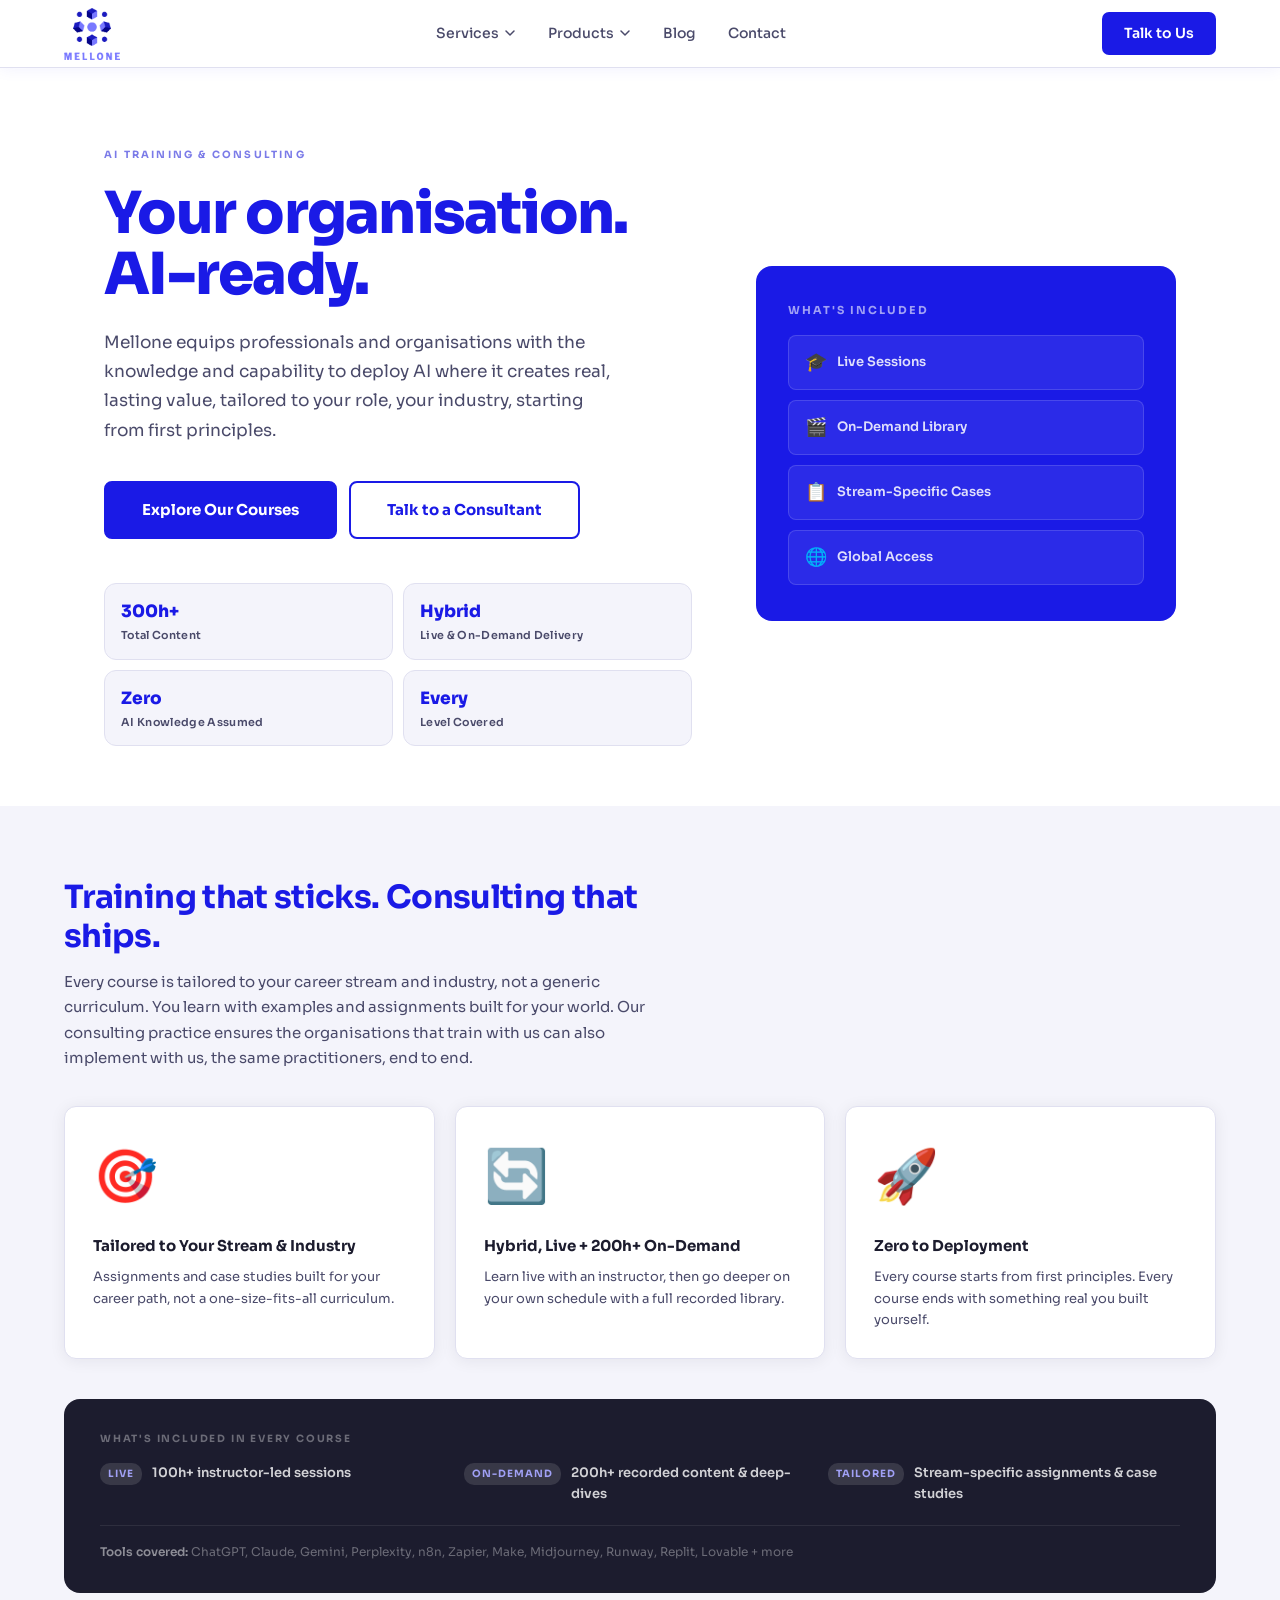
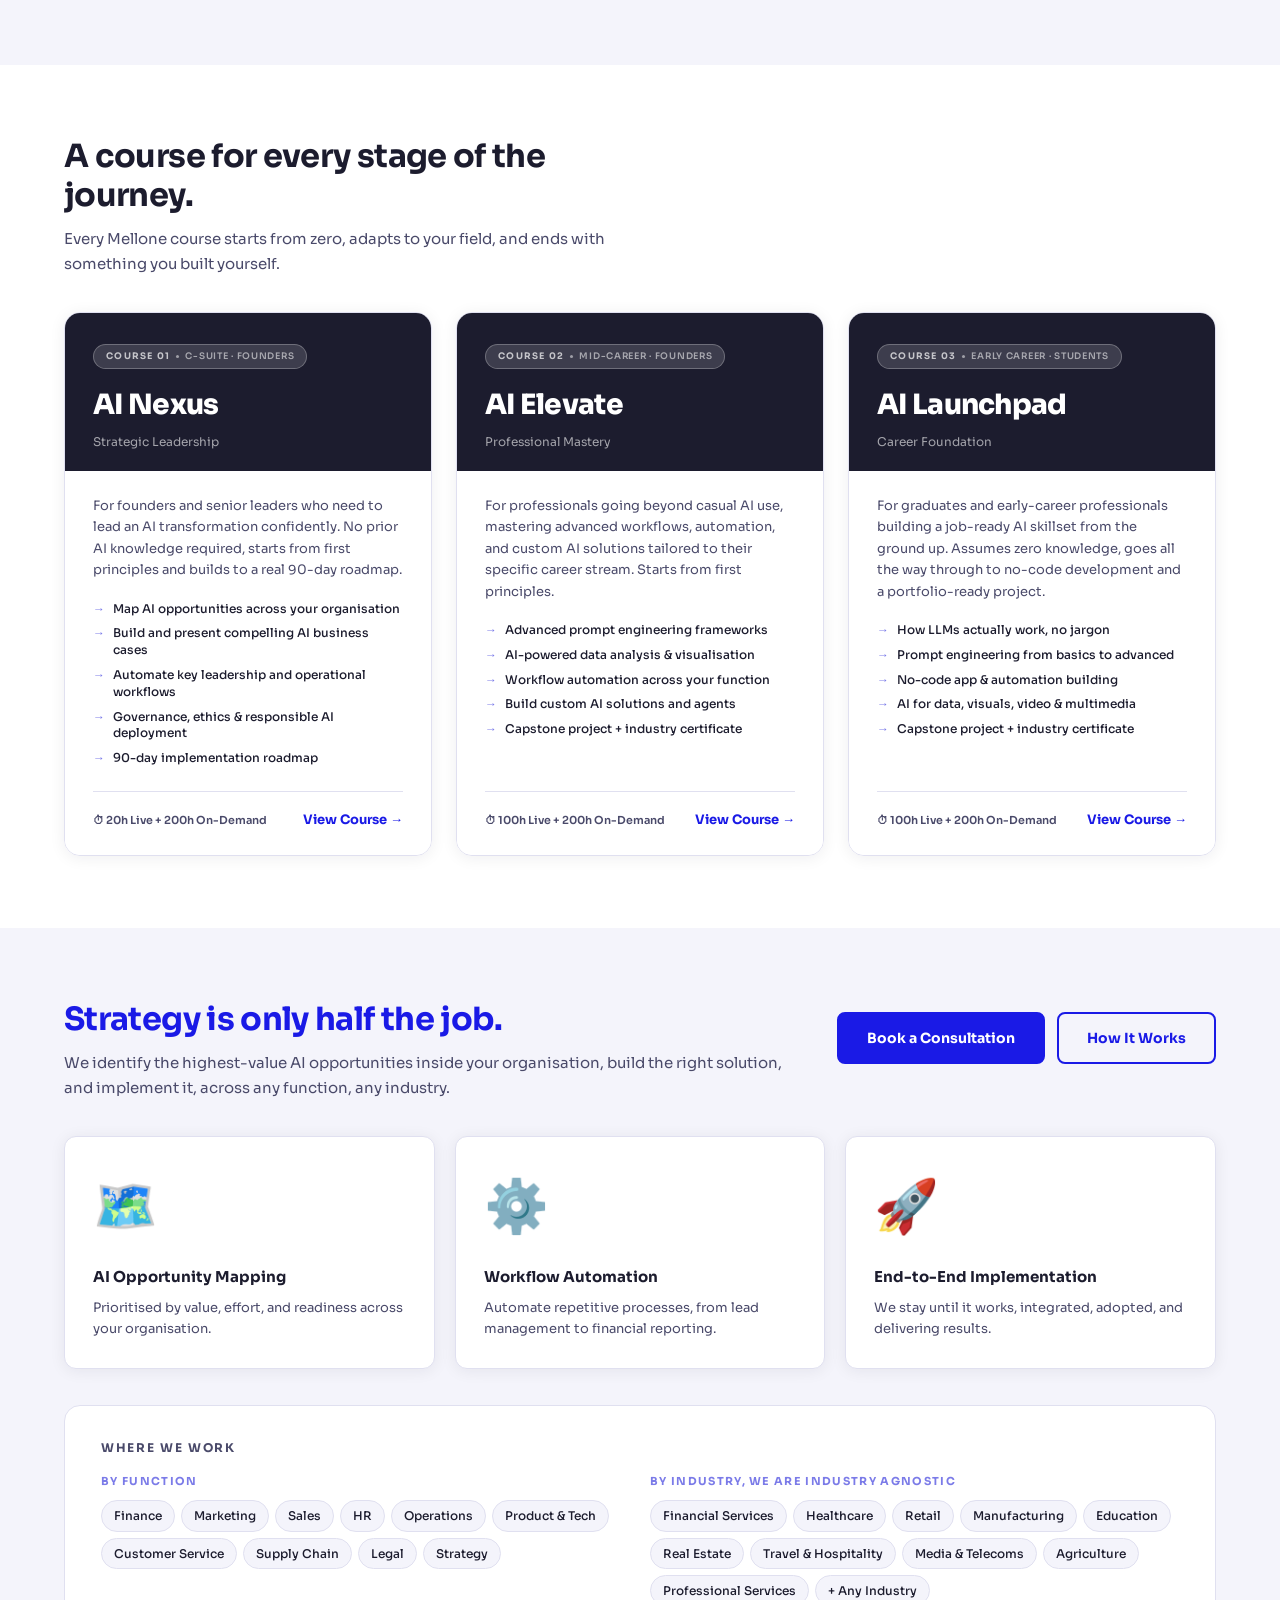
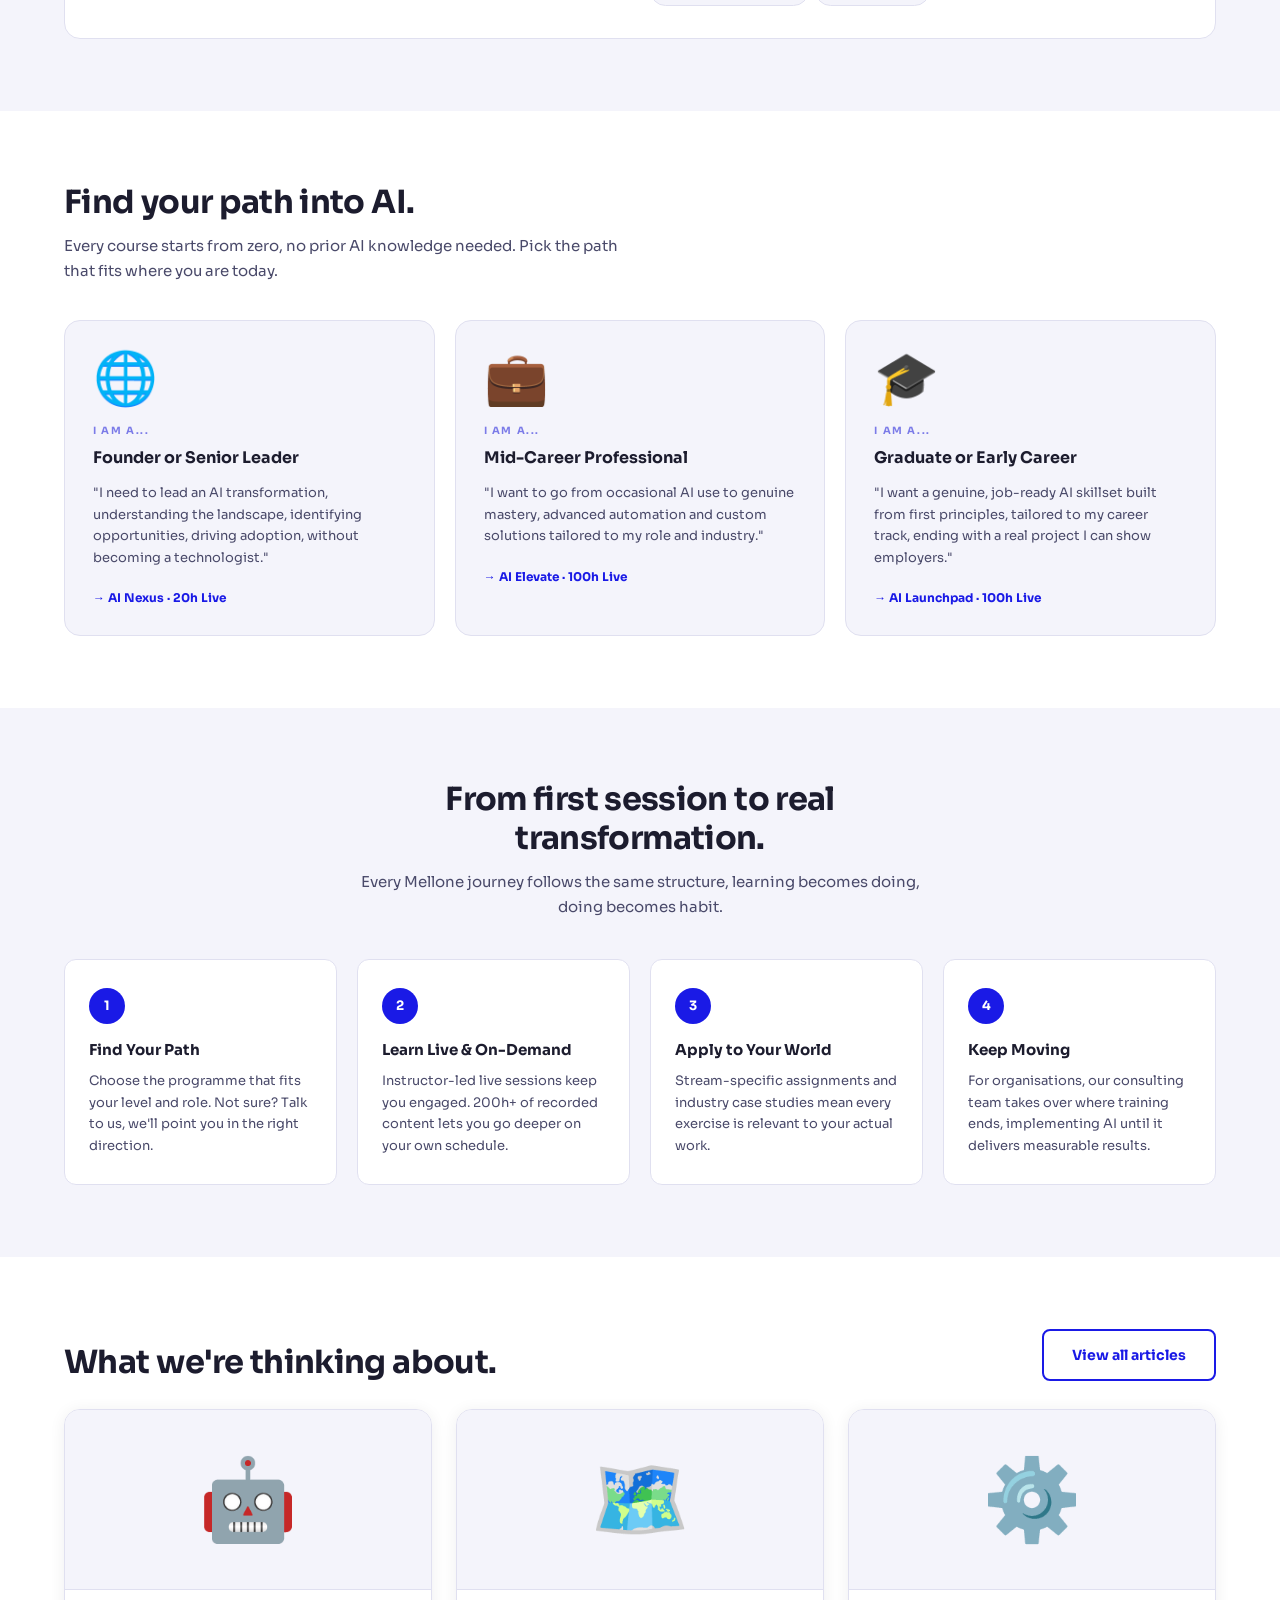
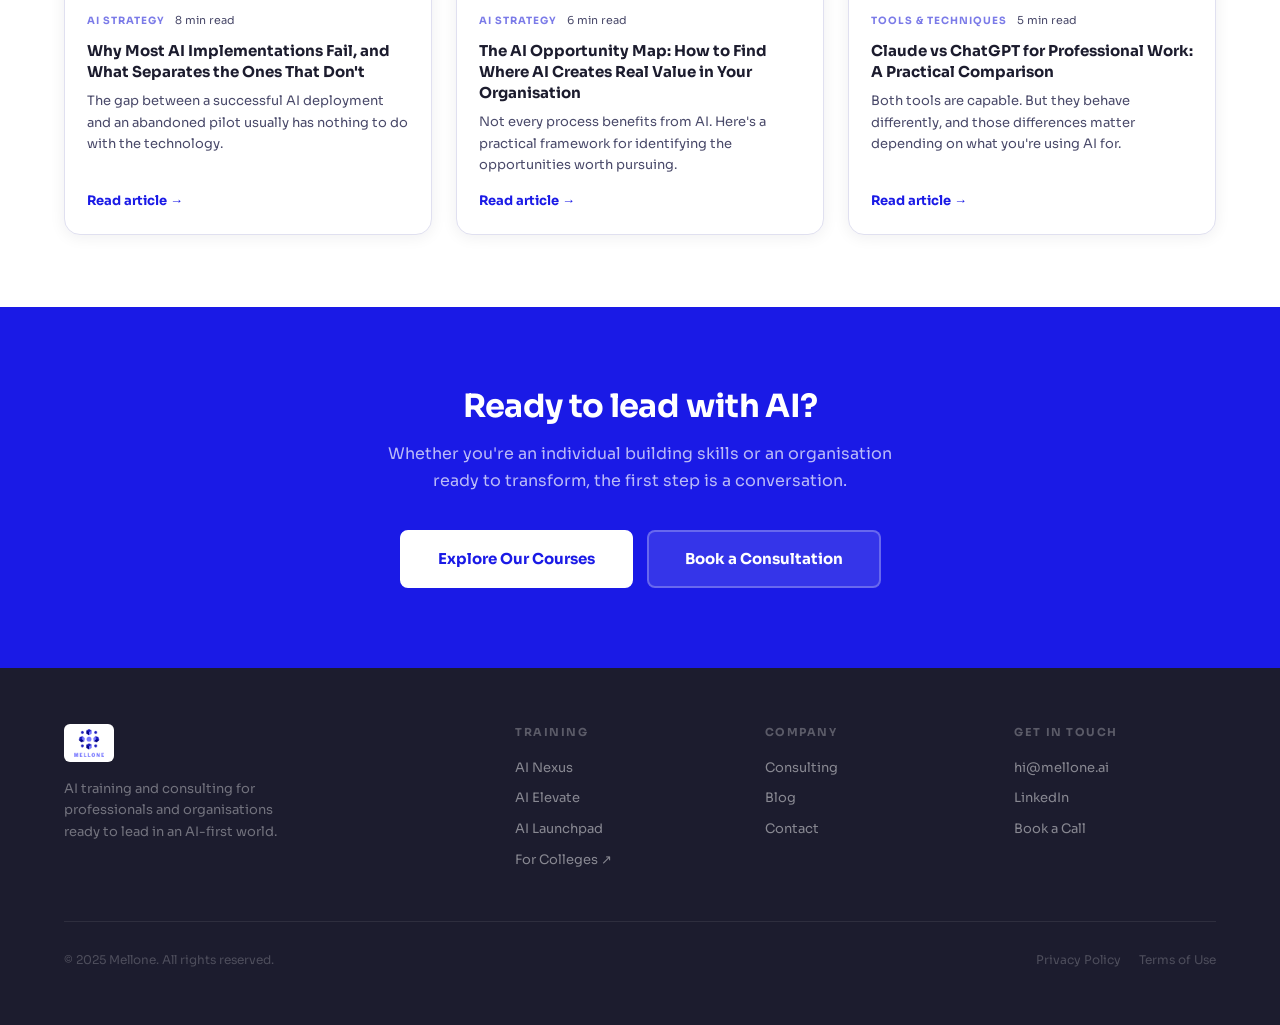
<file: index.html>
<!DOCTYPE html>
<html lang="en">
<head>
  <meta charset="UTF-8" />
  <meta name="viewport" content="width=device-width, initial-scale=1.0" />
  <link rel="icon" type="image/png" href="/favicon-96x96.png" sizes="96x96" />
  <link rel="icon" type="image/svg+xml" href="/favicon.svg" />
  <link rel="shortcut icon" href="/favicon.ico" />
  <link rel="apple-touch-icon" sizes="180x180" href="/apple-touch-icon.png" />
  <meta name="apple-mobile-web-app-title" content="Mellone" />
  <link rel="manifest" href="/site.webmanifest" />
  <title>Mellone | AI Training & Consulting</title>
  <link rel="stylesheet" href="styles.css" />
  <style>
    /* ---- PAGE-SPECIFIC STYLES ---- */

    /* HERO */
    .hero {
      padding: 72px 64px 60px;
      display: grid;
      grid-template-columns: 1fr 420px;
      gap: 64px;
      align-items: center;
      max-width: var(--max-width);
      margin: 0 auto;
    }

    .hero-eyebrow {
      display: inline-block;
      font-size: 10px;
      font-weight: 700;
      letter-spacing: 0.22em;
      text-transform: uppercase;
      color: var(--periwinkle);
      margin-bottom: 20px;
    }

    .hero h1 {
      font-size: clamp(38px, 5vw, 58px);
      font-weight: 800;
      color: var(--deep-blue);
      letter-spacing: -0.03em;
      line-height: 1.06;
      margin-bottom: 22px;
    }

    .hero-body {
      font-size: 17px;
      line-height: 1.72;
      color: var(--mid-gray);
      max-width: 520px;
      margin-bottom: 36px;
    }

    .hero-actions {
      display: flex;
      gap: 12px;
      flex-wrap: wrap;
      margin-bottom: 44px;
    }

    .hero-stats {
      display: grid;
      grid-template-columns: 1fr 1fr;
      gap: 10px;
    }

    .hero-stat {
      background: var(--off-white);
      border: 1px solid var(--border);
      border-radius: var(--radius-lg);
      padding: 14px 16px;
    }

    .hero-stat-num {
      font-size: 17px;
      font-weight: 800;
      color: var(--deep-blue);
      margin-bottom: 2px;
    }

    .hero-stat-lbl {
      font-size: 11px;
      font-weight: 600;
      color: var(--mid-gray);
      letter-spacing: 0.03em;
    }

    /* Hero right panel */
    .hero-right {
      background: var(--deep-blue);
      border-radius: var(--radius-xl);
      padding: 36px 32px;
      display: flex;
      flex-direction: column;
      gap: 10px;
    }

    .hero-panel-title {
      font-size: 11px;
      font-weight: 700;
      letter-spacing: 0.18em;
      text-transform: uppercase;
      color: var(--pale-blue);
      margin-bottom: 6px;
    }

    .hero-badge {
      display: flex;
      align-items: center;
      gap: 10px;
      background: rgba(255,255,255,0.08);
      border: 1px solid rgba(255,255,255,0.14);
      border-radius: var(--radius-md);
      padding: 12px 16px;
    }

    .hero-badge-icon { font-size: 18px; }

    .hero-badge-text {
      font-size: 13px;
      font-weight: 600;
      color: rgba(255,255,255,0.85);
    }

    /* WHAT WE DO */
    .what-we-do {
      padding: 72px 64px;
      background: var(--off-white);
    }

    .wwd-inner {
      max-width: var(--max-width);
      margin: 0 auto;
    }

    .wwd-header {
      max-width: 620px;
      margin-bottom: 36px;
    }

    .wwd-header h2 {
      color: var(--deep-blue);
      margin-bottom: 14px;
    }

    .wwd-pillars {
      display: grid;
      grid-template-columns: repeat(3, 1fr);
      gap: 20px;
      margin-bottom: 40px;
    }

    .pillar-card {
      background: white;
      border: 1px solid var(--border);
      border-radius: var(--radius-lg);
      padding: 28px;
      box-shadow: var(--shadow-card);
    }

    .pillar-icon { font-size: 52px; margin-bottom: 16px; }

    .pillar-title {
      font-size: 15px;
      font-weight: 700;
      color: var(--dark-navy);
      margin-bottom: 8px;
    }

    .pillar-desc {
      font-size: 13px;
      line-height: 1.65;
      color: var(--mid-gray);
    }

    .wwd-included {
      background: var(--dark-navy);
      border-radius: var(--radius-xl);
      padding: 32px 36px;
    }

    .included-label {
      font-size: 10px;
      font-weight: 700;
      letter-spacing: 0.18em;
      text-transform: uppercase;
      color: rgba(255,255,255,0.35);
      margin-bottom: 16px;
    }

    .included-grid {
      display: grid;
      grid-template-columns: repeat(3, 1fr);
      gap: 12px;
      margin-bottom: 20px;
    }

    .included-item {
      display: flex;
      align-items: flex-start;
      gap: 10px;
      font-size: 13px;
      font-weight: 600;
      color: rgba(255,255,255,0.8);
    }

    .included-item-badge {
      font-size: 10px;
      font-weight: 700;
      letter-spacing: 0.1em;
      text-transform: uppercase;
      background: rgba(255,255,255,0.12);
      color: var(--pale-blue);
      padding: 3px 8px;
      border-radius: 10px;
      flex-shrink: 0;
    }

    .tools-row {
      border-top: 1px solid rgba(255,255,255,0.08);
      padding-top: 16px;
      font-size: 12px;
      color: rgba(255,255,255,0.35);
    }

    .tools-row strong {
      color: rgba(255,255,255,0.5);
      font-weight: 600;
    }

    /* COURSES */
    .courses {
      padding: 72px 64px;
    }

    .courses-inner {
      max-width: var(--max-width);
      margin: 0 auto;
    }

    .courses-header {
      max-width: 600px;
      margin-bottom: 36px;
    }

    .courses-header h2 { margin-bottom: 12px; }

    .course-cards {
      display: grid;
      grid-template-columns: repeat(3, 1fr);
      gap: 24px;
    }

    .course-card {
      border-radius: var(--radius-xl);
      border: 1px solid var(--border);
      overflow: hidden;
      display: flex;
      flex-direction: column;
      box-shadow: var(--shadow-card);
    }

    .cc-header {
      padding: 28px 28px 20px;
    }

    .cc-header--nexus    { background: var(--dark-navy); }
    .cc-header--elevate  { background: var(--dark-navy); }
    .cc-header--launchpad { background: var(--dark-navy); }

    .cc-badge {
      display: inline-flex;
      align-items: center;
      gap: 6px;
      background: rgba(255,255,255,0.15);
      border: 1px solid rgba(255,255,255,0.25);
      border-radius: 20px;
      padding: 4px 12px;
      margin-bottom: 14px;
    }

    .cc-badge-num {
      font-size: 9px;
      font-weight: 700;
      letter-spacing: 0.14em;
      text-transform: uppercase;
      color: rgba(255,255,255,0.7);
    }

    .cc-badge-sep {
      width: 3px;
      height: 3px;
      border-radius: 50%;
      background: rgba(255,255,255,0.5);
    }

    .cc-badge-cat {
      font-size: 9px;
      font-weight: 600;
      letter-spacing: 0.08em;
      text-transform: uppercase;
      color: rgba(255,255,255,0.55);
    }

    .cc-name {
      font-size: 28px;
      font-weight: 800;
      color: white;
      letter-spacing: -0.025em;
      margin-bottom: 4px;
    }

    .cc-category-label {
      font-size: 12px;
      color: rgba(255,255,255,0.6);
    }

    .cc-body {
      padding: 24px 28px;
      background: white;
      flex: 1;
      display: flex;
      flex-direction: column;
    }

    .cc-desc {
      font-size: 13px;
      line-height: 1.65;
      color: var(--mid-gray);
      margin-bottom: 20px;
    }

    .cc-features {
      list-style: none;
      display: flex;
      flex-direction: column;
      gap: 8px;
      margin-bottom: 24px;
      flex: 1;
    }

    .cc-feat {
      display: flex;
      align-items: flex-start;
      gap: 8px;
      font-size: 12px;
      color: var(--dark-navy);
      font-weight: 500;
      line-height: 1.4;
    }

    .cc-feat::before {
      content: '→';
      color: var(--periwinkle);
      font-weight: 700;
      flex-shrink: 0;
    }

    .cc-footer {
      display: flex;
      align-items: center;
      justify-content: space-between;
      padding-top: 18px;
      border-top: 1px solid var(--border);
      margin-top: auto;
    }

    .cc-duration {
      font-size: 11px;
      font-weight: 600;
      color: var(--mid-gray);
    }

    .cc-cta {
      font-size: 13px;
      font-weight: 700;
      color: var(--deep-blue);
      text-decoration: none;
      transition: color 0.15s;
    }

    .cc-cta:hover { color: var(--mid-blue); }

    /* CONSULTING */
    .consulting-section {
      padding: 72px 64px;
      background: var(--off-white);
    }

    .consulting-inner {
      max-width: var(--max-width);
      margin: 0 auto;
    }

    .consulting-header {
      display: grid;
      grid-template-columns: 1fr auto;
      align-items: end;
      gap: 40px;
      margin-bottom: 36px;
    }

    .consulting-header h2 {
      color: var(--deep-blue);
      margin-bottom: 12px;
    }

    .consulting-cards {
      display: grid;
      grid-template-columns: repeat(3, 1fr);
      gap: 20px;
      margin-bottom: 36px;
    }

    .consulting-card {
      background: white;
      border: 1px solid var(--border);
      border-radius: var(--radius-lg);
      padding: 28px;
      box-shadow: var(--shadow-card);
    }

    .oc-icon { font-size: 52px; margin-bottom: 16px; }

    .ww-tag--more {
      font-weight: 700;
      color: var(--deep-blue);
      background: rgba(26,26,230,0.08);
      border-color: rgba(26,26,230,0.2);
    }

    .oc-title {
      font-size: 15px;
      font-weight: 700;
      color: var(--dark-navy);
      margin-bottom: 8px;
    }

    .oc-desc {
      font-size: 13px;
      line-height: 1.65;
      color: var(--mid-gray);
    }

    .where-we-work {
      background: white;
      border: 1px solid var(--border);
      border-radius: var(--radius-xl);
      padding: 32px 36px;
    }

    .ww-title {
      font-size: 12px;
      font-weight: 700;
      letter-spacing: 0.14em;
      text-transform: uppercase;
      color: var(--mid-gray);
      margin-bottom: 16px;
    }

    .ww-grid {
      display: grid;
      grid-template-columns: 1fr 1fr;
      gap: 20px;
    }

    .ww-group-label {
      font-size: 11px;
      font-weight: 700;
      letter-spacing: 0.12em;
      text-transform: uppercase;
      color: var(--periwinkle);
      margin-bottom: 10px;
    }

    .ww-tags {
      display: flex;
      flex-wrap: wrap;
      gap: 6px;
    }

    .ww-tag {
      font-size: 12px;
      font-weight: 500;
      color: var(--dark-navy);
      background: var(--off-white);
      border: 1px solid var(--border);
      padding: 5px 12px;
      border-radius: 20px;
    }

    .consulting-cta-row {
      display: flex;
      gap: 12px;
      margin-bottom: 36px;
    }

    /* PATHWAYS */
    .pathways {
      padding: 72px 64px;
    }

    .pathways-inner {
      max-width: var(--max-width);
      margin: 0 auto;
    }

    .pathways-header {
      max-width: 580px;
      margin-bottom: 36px;
    }

    .pathways-header h2 { margin-bottom: 12px; }

    .pathway-cards {
      display: grid;
      grid-template-columns: repeat(3, 1fr);
      gap: 20px;
    }

    .pathway-card {
      background: var(--off-white);
      border: 1px solid var(--border);
      border-radius: var(--radius-xl);
      padding: 32px 28px 28px;
    }

    .pathway-icon {
      font-size: 52px;
      margin-bottom: 18px;
      display: block;
      line-height: 1;
    }

    .pathway-label {
      font-size: 10px;
      font-weight: 700;
      letter-spacing: 0.16em;
      text-transform: uppercase;
      color: var(--periwinkle);
      margin-bottom: 6px;
    }

    .pathway-title {
      font-size: 16px;
      font-weight: 700;
      color: var(--dark-navy);
      margin-bottom: 12px;
    }

    .pathway-desc {
      font-size: 13px;
      line-height: 1.65;
      color: var(--mid-gray);
      margin-bottom: 20px;
    }

    .pathway-link {
      font-size: 12px;
      font-weight: 700;
      color: var(--deep-blue);
      display: flex;
      align-items: center;
      gap: 6px;
      text-decoration: none;
      transition: color 0.15s;
    }

    .pathway-link:hover { color: var(--mid-blue); }

    /* PROCESS */
    .process {
      padding: 72px 64px;
      background: var(--off-white);
    }

    .process-inner {
      max-width: var(--max-width);
      margin: 0 auto;
    }

    .process-header {
      text-align: center;
      max-width: 600px;
      margin: 0 auto 40px;
    }

    .process-header h2 { margin-bottom: 12px; }

    .process-steps {
      display: grid;
      grid-template-columns: repeat(4, 1fr);
      gap: 20px;
      position: relative;
    }

    .step-card {
      background: white;
      border: 1px solid var(--border);
      border-radius: var(--radius-lg);
      padding: 28px 24px;
      position: relative;
    }

    .step-num {
      width: 36px;
      height: 36px;
      border-radius: 50%;
      background: var(--deep-blue);
      color: white;
      font-size: 13px;
      font-weight: 700;
      display: flex;
      align-items: center;
      justify-content: center;
      margin-bottom: 14px;
    }

    .step-title {
      font-size: 15px;
      font-weight: 700;
      color: var(--dark-navy);
      margin-bottom: 8px;
    }

    .step-desc {
      font-size: 13px;
      line-height: 1.65;
      color: var(--mid-gray);
    }

    /* BLOG */
    .blog-section {
      padding: 72px 64px;
    }

    .blog-inner {
      max-width: var(--max-width);
      margin: 0 auto;
    }

    .blog-header {
      display: flex;
      align-items: flex-end;
      justify-content: space-between;
      margin-bottom: 28px;
    }

    .blog-header h2 { margin-bottom: 0; }

    .blog-grid {
      display: grid;
      grid-template-columns: repeat(3, 1fr);
      gap: 24px;
    }

    .blog-card {
      border: 1px solid var(--border);
      border-radius: var(--radius-xl);
      overflow: hidden;
      display: flex;
      flex-direction: column;
      background: white;
      box-shadow: var(--shadow-card);
      transition: box-shadow 0.2s, transform 0.2s;
    }

    .blog-card:hover {
      box-shadow: 0 8px 32px rgba(28,28,46,0.12);
      transform: translateY(-2px);
    }

    .blog-card-img {
      height: 180px;
      background: var(--off-white);
      display: flex;
      align-items: center;
      justify-content: center;
      border-bottom: 1px solid var(--border);
      font-size: 80px;
    }

    .blog-card-body {
      padding: 22px;
      flex: 1;
      display: flex;
      flex-direction: column;
    }

    .blog-card-meta {
      display: flex;
      align-items: center;
      gap: 10px;
      margin-bottom: 10px;
    }

    .blog-card-cat {
      font-size: 10px;
      font-weight: 700;
      letter-spacing: 0.1em;
      text-transform: uppercase;
      color: var(--periwinkle);
    }

    .blog-card-time {
      font-size: 11px;
      color: var(--mid-gray);
    }

    .blog-card-title {
      font-size: 15px;
      font-weight: 700;
      color: var(--dark-navy);
      line-height: 1.4;
      margin-bottom: 8px;
    }

    .blog-card-excerpt {
      font-size: 13px;
      line-height: 1.65;
      color: var(--mid-gray);
      flex: 1;
      margin-bottom: 16px;
    }

    .blog-card-link {
      font-size: 13px;
      font-weight: 700;
      color: var(--deep-blue);
      text-decoration: none;
      transition: color 0.15s;
    }

    .blog-card-link:hover { color: var(--mid-blue); }

    /* RESPONSIVE */
    @media (max-width: 1024px) {
      .hero {
        grid-template-columns: 1fr;
        padding: 72px 40px 64px;
        gap: 40px;
      }
      .hero-right { display: none; }
      .wwd-pillars,
      .course-cards,
      .consulting-cards,
      .pathway-cards,
      .blog-grid {
        grid-template-columns: 1fr 1fr;
      }
      .process-steps { grid-template-columns: 1fr 1fr; }
      .included-grid { grid-template-columns: 1fr 1fr; }
      .what-we-do,
      .courses,
      .consulting-section,
      .pathways,
      .process,
      .blog-section { padding: 72px 40px; }
    }

    @media (max-width: 768px) {
      .hero { padding: 56px 20px 48px; }
      .hero-stats { grid-template-columns: 1fr 1fr; }
      .wwd-pillars,
      .course-cards,
      .consulting-cards,
      .pathway-cards,
      .process-steps,
      .blog-grid { grid-template-columns: 1fr; }
      .included-grid { grid-template-columns: 1fr; }
      .what-we-do,
      .courses,
      .consulting-section,
      .pathways,
      .process,
      .blog-section { padding: 56px 20px; }
      .consulting-header { grid-template-columns: 1fr; }
      .blog-header { flex-direction: column; align-items: flex-start; gap: 14px; }
      .ww-grid { grid-template-columns: 1fr; }
    }
  </style>
</head>
<body>

  <!-- ======================== NAV ======================== -->
  <nav class="nav">
    <a href="index.html" class="nav-logo">
      <img src="assets/FullLogo_NoBuffer.png" alt="Mellone" />
    </a>

    <div class="nav-links">
      <div class="nav-dropdown">
        <button class="nav-dropdown-toggle">
          Services
          <svg viewBox="0 0 12 12" fill="none" xmlns="http://www.w3.org/2000/svg"><path d="M2 4l4 4 4-4" stroke="currentColor" stroke-width="1.5" stroke-linecap="round" stroke-linejoin="round"/></svg>
        </button>
        <div class="nav-dropdown-menu">
          <a href="consulting.html" class="nav-dropdown-item">Consulting</a>
          <a href="training.html" class="nav-dropdown-item">Training</a>
        </div>
      </div>

      <div class="nav-dropdown">
        <button class="nav-dropdown-toggle">
          Products
          <svg viewBox="0 0 12 12" fill="none" xmlns="http://www.w3.org/2000/svg"><path d="M2 4l4 4 4-4" stroke="currentColor" stroke-width="1.5" stroke-linecap="round" stroke-linejoin="round"/></svg>
        </button>
        <div class="nav-dropdown-menu">
          <a href="ai-nexus.html" class="nav-dropdown-item">AI Nexus</a>
          <a href="ai-launchpad.html" class="nav-dropdown-item">AI Launchpad</a>
          <a href="ai-elevate.html" class="nav-dropdown-item">AI Elevate</a>
          <a href="https://campuslogix.in/" class="nav-dropdown-item" target="_blank" rel="noopener">For Colleges ↗</a>
        </div>
      </div>

      <a href="blog.html" class="nav-link">Blog</a>
      <a href="contact.html" class="nav-link">Contact</a>
    </div>

    <div class="nav-right">
      <a href="contact.html" class="nav-cta">Talk to Us</a>
    </div>

    <button class="nav-hamburger" aria-label="Toggle menu" onclick="this.closest('.nav').classList.toggle('mobile-open')">
      <span></span><span></span><span></span>
    </button>
  </nav>

  <!-- ======================== HERO ======================== -->
  <section style="background: var(--white);">
    <div class="hero animate-fade-up">
      <div class="hero-left">
        <span class="hero-eyebrow">AI Training &amp; Consulting</span>
        <h1>Your organisation.<br>AI-ready.</h1>
        <p class="hero-body">Mellone equips professionals and organisations with the knowledge and capability to deploy AI where it creates real, lasting value, tailored to your role, your industry, starting from first principles.</p>
        <div class="hero-actions">
          <a href="training.html" class="btn btn-primary btn-lg">Explore Our Courses</a>
          <a href="contact.html" class="btn btn-secondary btn-lg">Talk to a Consultant</a>
        </div>
        <div class="hero-stats">
          <div class="hero-stat">
            <div class="hero-stat-num">300h+</div>
            <div class="hero-stat-lbl">Total Content</div>
          </div>
          <div class="hero-stat">
            <div class="hero-stat-num">Hybrid</div>
            <div class="hero-stat-lbl">Live &amp; On-Demand Delivery</div>
          </div>
          <div class="hero-stat">
            <div class="hero-stat-num">Zero</div>
            <div class="hero-stat-lbl">AI Knowledge Assumed</div>
          </div>
          <div class="hero-stat">
            <div class="hero-stat-num">Every</div>
            <div class="hero-stat-lbl">Level Covered</div>
          </div>
        </div>
      </div>

      <div class="hero-right">
        <div class="hero-panel-title">What's included</div>
        <div class="hero-badge">
          <span class="hero-badge-icon">🎓</span>
          <span class="hero-badge-text">Live Sessions</span>
        </div>
        <div class="hero-badge">
          <span class="hero-badge-icon">🎬</span>
          <span class="hero-badge-text">On-Demand Library</span>
        </div>
        <div class="hero-badge">
          <span class="hero-badge-icon">📋</span>
          <span class="hero-badge-text">Stream-Specific Cases</span>
        </div>
        <div class="hero-badge">
          <span class="hero-badge-icon">🌐</span>
          <span class="hero-badge-text">Global Access</span>
        </div>
      </div>
    </div>
  </section>

  <!-- ======================== WHAT WE DO ======================== -->
  <section class="what-we-do">
    <div class="wwd-inner">
      <div class="wwd-header">
        <h2>Training that sticks. Consulting that ships.</h2>
        <p class="body-md">Every course is tailored to your career stream and industry, not a generic curriculum. You learn with examples and assignments built for your world. Our consulting practice ensures the organisations that train with us can also implement with us, the same practitioners, end to end.</p>
      </div>

      <div class="wwd-pillars">
        <div class="pillar-card">
          <div class="pillar-icon">🎯</div>
          <div class="pillar-title">Tailored to Your Stream &amp; Industry</div>
          <p class="pillar-desc">Assignments and case studies built for your career path, not a one-size-fits-all curriculum.</p>
        </div>
        <div class="pillar-card">
          <div class="pillar-icon">🔄</div>
          <div class="pillar-title">Hybrid, Live + 200h+ On-Demand</div>
          <p class="pillar-desc">Learn live with an instructor, then go deeper on your own schedule with a full recorded library.</p>
        </div>
        <div class="pillar-card">
          <div class="pillar-icon">🚀</div>
          <div class="pillar-title">Zero to Deployment</div>
          <p class="pillar-desc">Every course starts from first principles. Every course ends with something real you built yourself.</p>
        </div>
      </div>

      <div class="wwd-included">
        <div class="included-label">What's included in every course</div>
        <div class="included-grid">
          <div class="included-item">
            <span class="included-item-badge">Live</span>
            100h+ instructor-led sessions
          </div>
          <div class="included-item">
            <span class="included-item-badge">On-Demand</span>
            200h+ recorded content &amp; deep-dives
          </div>
          <div class="included-item">
            <span class="included-item-badge">Tailored</span>
            Stream-specific assignments &amp; case studies
          </div>
        </div>
        <div class="tools-row">
          <strong>Tools covered:</strong> ChatGPT, Claude, Gemini, Perplexity, n8n, Zapier, Make, Midjourney, Runway, Replit, Lovable + more
        </div>
      </div>
    </div>
  </section>

  <!-- ======================== COURSES ======================== -->
  <section class="courses">
    <div class="courses-inner">
      <div class="courses-header">
        <h2>A course for every stage of the journey.</h2>
        <p class="body-md">Every Mellone course starts from zero, adapts to your field, and ends with something you built yourself.</p>
      </div>

      <div class="course-cards">
        <!-- AI Nexus -->
        <div class="course-card">
          <div class="cc-header cc-header--nexus">
            <div class="cc-badge">
              <span class="cc-badge-num">Course 01</span>
              <span class="cc-badge-sep"></span>
              <span class="cc-badge-cat">C-Suite · Founders</span>
            </div>
            <div class="cc-name">AI Nexus</div>
            <div class="cc-category-label">Strategic Leadership</div>
          </div>
          <div class="cc-body">
            <p class="cc-desc">For founders and senior leaders who need to lead an AI transformation confidently. No prior AI knowledge required, starts from first principles and builds to a real 90-day roadmap.</p>
            <ul class="cc-features">
              <li class="cc-feat">Map AI opportunities across your organisation</li>
              <li class="cc-feat">Build and present compelling AI business cases</li>
              <li class="cc-feat">Automate key leadership and operational workflows</li>
              <li class="cc-feat">Governance, ethics &amp; responsible AI deployment</li>
              <li class="cc-feat">90-day implementation roadmap</li>
            </ul>
            <div class="cc-footer">
              <span class="cc-duration">⏱ 20h Live + 200h On-Demand</span>
              <a href="ai-nexus.html" class="cc-cta">View Course →</a>
            </div>
          </div>
        </div>

        <!-- AI Elevate -->
        <div class="course-card">
          <div class="cc-header cc-header--elevate">
            <div class="cc-badge">
              <span class="cc-badge-num">Course 02</span>
              <span class="cc-badge-sep"></span>
              <span class="cc-badge-cat">Mid-Career · Founders</span>
            </div>
            <div class="cc-name">AI Elevate</div>
            <div class="cc-category-label">Professional Mastery</div>
          </div>
          <div class="cc-body">
            <p class="cc-desc">For professionals going beyond casual AI use, mastering advanced workflows, automation, and custom AI solutions tailored to their specific career stream. Starts from first principles.</p>
            <ul class="cc-features">
              <li class="cc-feat">Advanced prompt engineering frameworks</li>
              <li class="cc-feat">AI-powered data analysis &amp; visualisation</li>
              <li class="cc-feat">Workflow automation across your function</li>
              <li class="cc-feat">Build custom AI solutions and agents</li>
              <li class="cc-feat">Capstone project + industry certificate</li>
            </ul>
            <div class="cc-footer">
              <span class="cc-duration">⏱ 100h Live + 200h On-Demand</span>
              <a href="ai-elevate.html" class="cc-cta">View Course →</a>
            </div>
          </div>
        </div>

        <!-- AI Launchpad -->
        <div class="course-card">
          <div class="cc-header cc-header--launchpad">
            <div class="cc-badge">
              <span class="cc-badge-num">Course 03</span>
              <span class="cc-badge-sep"></span>
              <span class="cc-badge-cat">Early Career · Students</span>
            </div>
            <div class="cc-name">AI Launchpad</div>
            <div class="cc-category-label">Career Foundation</div>
          </div>
          <div class="cc-body">
            <p class="cc-desc">For graduates and early-career professionals building a job-ready AI skillset from the ground up. Assumes zero knowledge, goes all the way through to no-code development and a portfolio-ready project.</p>
            <ul class="cc-features">
              <li class="cc-feat">How LLMs actually work, no jargon</li>
              <li class="cc-feat">Prompt engineering from basics to advanced</li>
              <li class="cc-feat">No-code app &amp; automation building</li>
              <li class="cc-feat">AI for data, visuals, video &amp; multimedia</li>
              <li class="cc-feat">Capstone project + industry certificate</li>
            </ul>
            <div class="cc-footer">
              <span class="cc-duration">⏱ 100h Live + 200h On-Demand</span>
              <a href="ai-launchpad.html" class="cc-cta">View Course →</a>
            </div>
          </div>
        </div>
      </div>
    </div>
  </section>

  <!-- ======================== CONSULTING ======================== -->
  <section class="consulting-section">
    <div class="consulting-inner">
      <div class="consulting-header">
        <div>
          <h2>Strategy is only half the job.</h2>
          <p class="body-md">We identify the highest-value AI opportunities inside your organisation, build the right solution, and implement it, across any function, any industry.</p>
        </div>
        <div class="consulting-cta-row">
          <a href="contact.html" class="btn btn-primary">Book a Consultation</a>
          <a href="consulting.html" class="btn btn-secondary">How It Works</a>
        </div>
      </div>

      <div class="consulting-cards">
        <div class="consulting-card">
          <div class="oc-icon">🗺️</div>
          <div class="oc-title">AI Opportunity Mapping</div>
          <p class="oc-desc">Prioritised by value, effort, and readiness across your organisation.</p>
        </div>
        <div class="consulting-card">
          <div class="oc-icon">⚙️</div>
          <div class="oc-title">Workflow Automation</div>
          <p class="oc-desc">Automate repetitive processes, from lead management to financial reporting.</p>
        </div>
        <div class="consulting-card">
          <div class="oc-icon">🚀</div>
          <div class="oc-title">End-to-End Implementation</div>
          <p class="oc-desc">We stay until it works, integrated, adopted, and delivering results.</p>
        </div>
      </div>

      <div class="where-we-work">
        <div class="ww-title">Where we work</div>
        <div class="ww-grid">
          <div>
            <div class="ww-group-label">By Function</div>
            <div class="ww-tags">
              <span class="ww-tag">Finance</span>
              <span class="ww-tag">Marketing</span>
              <span class="ww-tag">Sales</span>
              <span class="ww-tag">HR</span>
              <span class="ww-tag">Operations</span>
              <span class="ww-tag">Product &amp; Tech</span>
              <span class="ww-tag">Customer Service</span>
              <span class="ww-tag">Supply Chain</span>
              <span class="ww-tag">Legal</span>
              <span class="ww-tag">Strategy</span>
            </div>
          </div>
          <div>
            <div class="ww-group-label">By Industry, we are industry agnostic</div>
            <div class="ww-tags">
              <span class="ww-tag">Financial Services</span>
              <span class="ww-tag">Healthcare</span>
              <span class="ww-tag">Retail</span>
              <span class="ww-tag">Manufacturing</span>
              <span class="ww-tag">Education</span>
              <span class="ww-tag">Real Estate</span>
              <span class="ww-tag">Travel &amp; Hospitality</span>
              <span class="ww-tag">Media &amp; Telecoms</span>
              <span class="ww-tag">Agriculture</span>
              <span class="ww-tag">Professional Services</span>
              <span class="ww-tag ww-tag--more">+ Any Industry</span>
            </div>
          </div>
        </div>
      </div>
    </div>
  </section>

  <!-- ======================== PATHWAYS ======================== -->
  <section class="pathways">
    <div class="pathways-inner">
      <div class="pathways-header">
        <h2>Find your path into AI.</h2>
        <p class="body-md">Every course starts from zero, no prior AI knowledge needed. Pick the path that fits where you are today.</p>
      </div>

      <div class="pathway-cards">
        <div class="pathway-card">
          <span class="pathway-icon">🌐</span>
          <div class="pathway-label">I am a...</div>
          <div class="pathway-title">Founder or Senior Leader</div>
          <p class="pathway-desc">"I need to lead an AI transformation, understanding the landscape, identifying opportunities, driving adoption, without becoming a technologist."</p>
          <a href="ai-nexus.html" class="pathway-link">→ AI Nexus · 20h Live</a>
        </div>
        <div class="pathway-card">
          <span class="pathway-icon">💼</span>
          <div class="pathway-label">I am a...</div>
          <div class="pathway-title">Mid-Career Professional</div>
          <p class="pathway-desc">"I want to go from occasional AI use to genuine mastery, advanced automation and custom solutions tailored to my role and industry."</p>
          <a href="ai-elevate.html" class="pathway-link">→ AI Elevate · 100h Live</a>
        </div>
        <div class="pathway-card">
          <span class="pathway-icon">🎓</span>
          <div class="pathway-label">I am a...</div>
          <div class="pathway-title">Graduate or Early Career</div>
          <p class="pathway-desc">"I want a genuine, job-ready AI skillset built from first principles, tailored to my career track, ending with a real project I can show employers."</p>
          <a href="ai-launchpad.html" class="pathway-link">→ AI Launchpad · 100h Live</a>
        </div>
      </div>
    </div>
  </section>

  <!-- ======================== PROCESS ======================== -->
  <section class="process">
    <div class="process-inner">
      <div class="process-header">
        <h2>From first session to real transformation.</h2>
        <p class="body-md">Every Mellone journey follows the same structure, learning becomes doing, doing becomes habit.</p>
      </div>

      <div class="process-steps">
        <div class="step-card">
          <div class="step-num">1</div>
          <div class="step-title">Find Your Path</div>
          <p class="step-desc">Choose the programme that fits your level and role. Not sure? Talk to us, we'll point you in the right direction.</p>
        </div>
        <div class="step-card">
          <div class="step-num">2</div>
          <div class="step-title">Learn Live &amp; On-Demand</div>
          <p class="step-desc">Instructor-led live sessions keep you engaged. 200h+ of recorded content lets you go deeper on your own schedule.</p>
        </div>
        <div class="step-card">
          <div class="step-num">3</div>
          <div class="step-title">Apply to Your World</div>
          <p class="step-desc">Stream-specific assignments and industry case studies mean every exercise is relevant to your actual work.</p>
        </div>
        <div class="step-card">
          <div class="step-num">4</div>
          <div class="step-title">Keep Moving</div>
          <p class="step-desc">For organisations, our consulting team takes over where training ends, implementing AI until it delivers measurable results.</p>
        </div>
      </div>
    </div>
  </section>

  <!-- ======================== BLOG ======================== -->
  <section class="blog-section">
    <div class="blog-inner">
      <div class="blog-header">
        <h2>What we're thinking about.</h2>
        <a href="blog.html" class="btn btn-secondary">View all articles</a>
      </div>

      <div class="blog-grid">
        <a href="blog-article.html" class="blog-card" style="text-decoration:none;">
          <div class="blog-card-img">🤖</div>
          <div class="blog-card-body">
            <div class="blog-card-meta">
              <span class="blog-card-cat">AI Strategy</span>
              <span class="blog-card-time">8 min read</span>
            </div>
            <div class="blog-card-title">Why Most AI Implementations Fail, and What Separates the Ones That Don't</div>
            <p class="blog-card-excerpt">The gap between a successful AI deployment and an abandoned pilot usually has nothing to do with the technology.</p>
            <span class="blog-card-link">Read article →</span>
          </div>
        </a>
        <a href="blog.html" class="blog-card" style="text-decoration:none;">
          <div class="blog-card-img">🗺️</div>
          <div class="blog-card-body">
            <div class="blog-card-meta">
              <span class="blog-card-cat">AI Strategy</span>
              <span class="blog-card-time">6 min read</span>
            </div>
            <div class="blog-card-title">The AI Opportunity Map: How to Find Where AI Creates Real Value in Your Organisation</div>
            <p class="blog-card-excerpt">Not every process benefits from AI. Here's a practical framework for identifying the opportunities worth pursuing.</p>
            <span class="blog-card-link">Read article →</span>
          </div>
        </a>
        <a href="blog.html" class="blog-card" style="text-decoration:none;">
          <div class="blog-card-img">⚙️</div>
          <div class="blog-card-body">
            <div class="blog-card-meta">
              <span class="blog-card-cat">Tools &amp; Techniques</span>
              <span class="blog-card-time">5 min read</span>
            </div>
            <div class="blog-card-title">Claude vs ChatGPT for Professional Work: A Practical Comparison</div>
            <p class="blog-card-excerpt">Both tools are capable. But they behave differently, and those differences matter depending on what you're using AI for.</p>
            <span class="blog-card-link">Read article →</span>
          </div>
        </a>
      </div>
    </div>
  </section>

  <!-- ======================== CTA ======================== -->
  <section class="cta-section">
    <div style="max-width: var(--max-width); margin: 0 auto;">
      <h2>Ready to lead with AI?</h2>
      <p>Whether you're an individual building skills or an organisation ready to transform, the first step is a conversation.</p>
      <div class="cta-actions">
        <a href="training.html" class="btn btn-white btn-lg">Explore Our Courses</a>
        <a href="contact.html" class="btn btn-ghost-white btn-lg">Book a Consultation</a>
      </div>
    </div>
  </section>

  <!-- ======================== FOOTER ======================== -->
  <footer class="footer">
    <div class="footer-inner">
      <div class="footer-top">
        <div class="footer-brand">
          <div class="footer-logo-wrap">
            <div class="footer-logo-img">
              <img src="assets/FullLogo_NoBuffer.png" alt="Mellone" />
            </div>
          </div>
          <p class="footer-tagline">AI training and consulting for professionals and organisations ready to lead in an AI-first world.</p>
        </div>

        <div>
          <div class="footer-col-title">Training</div>
          <a href="ai-nexus.html" class="footer-link">AI Nexus</a>
          <a href="ai-elevate.html" class="footer-link">AI Elevate</a>
          <a href="ai-launchpad.html" class="footer-link">AI Launchpad</a>
          <a href="#" class="footer-link">For Colleges ↗</a>
        </div>

        <div>
          <div class="footer-col-title">Company</div>
          <a href="consulting.html" class="footer-link">Consulting</a>
          <a href="blog.html" class="footer-link">Blog</a>
          <a href="contact.html" class="footer-link">Contact</a>
        </div>

        <div>
          <div class="footer-col-title">Get in Touch</div>
          <a href="mailto:hi@mellone.ai" class="footer-link">hi@mellone.ai</a>
          <a href="https://www.linkedin.com/company/109029571/" class="footer-link" target="_blank" rel="noopener">LinkedIn</a>
          <a href="contact.html" class="footer-link">Book a Call</a>
        </div>
      </div>

      <div class="footer-bottom">
        <span class="footer-copy">© 2025 Mellone. All rights reserved.</span>
        <div class="footer-legal">
          <a href="#">Privacy Policy</a>
          <a href="#">Terms of Use</a>
        </div>
      </div>
    </div>
  </footer>

  <script src="nav.js"></script>
</body>
</html>
</file>
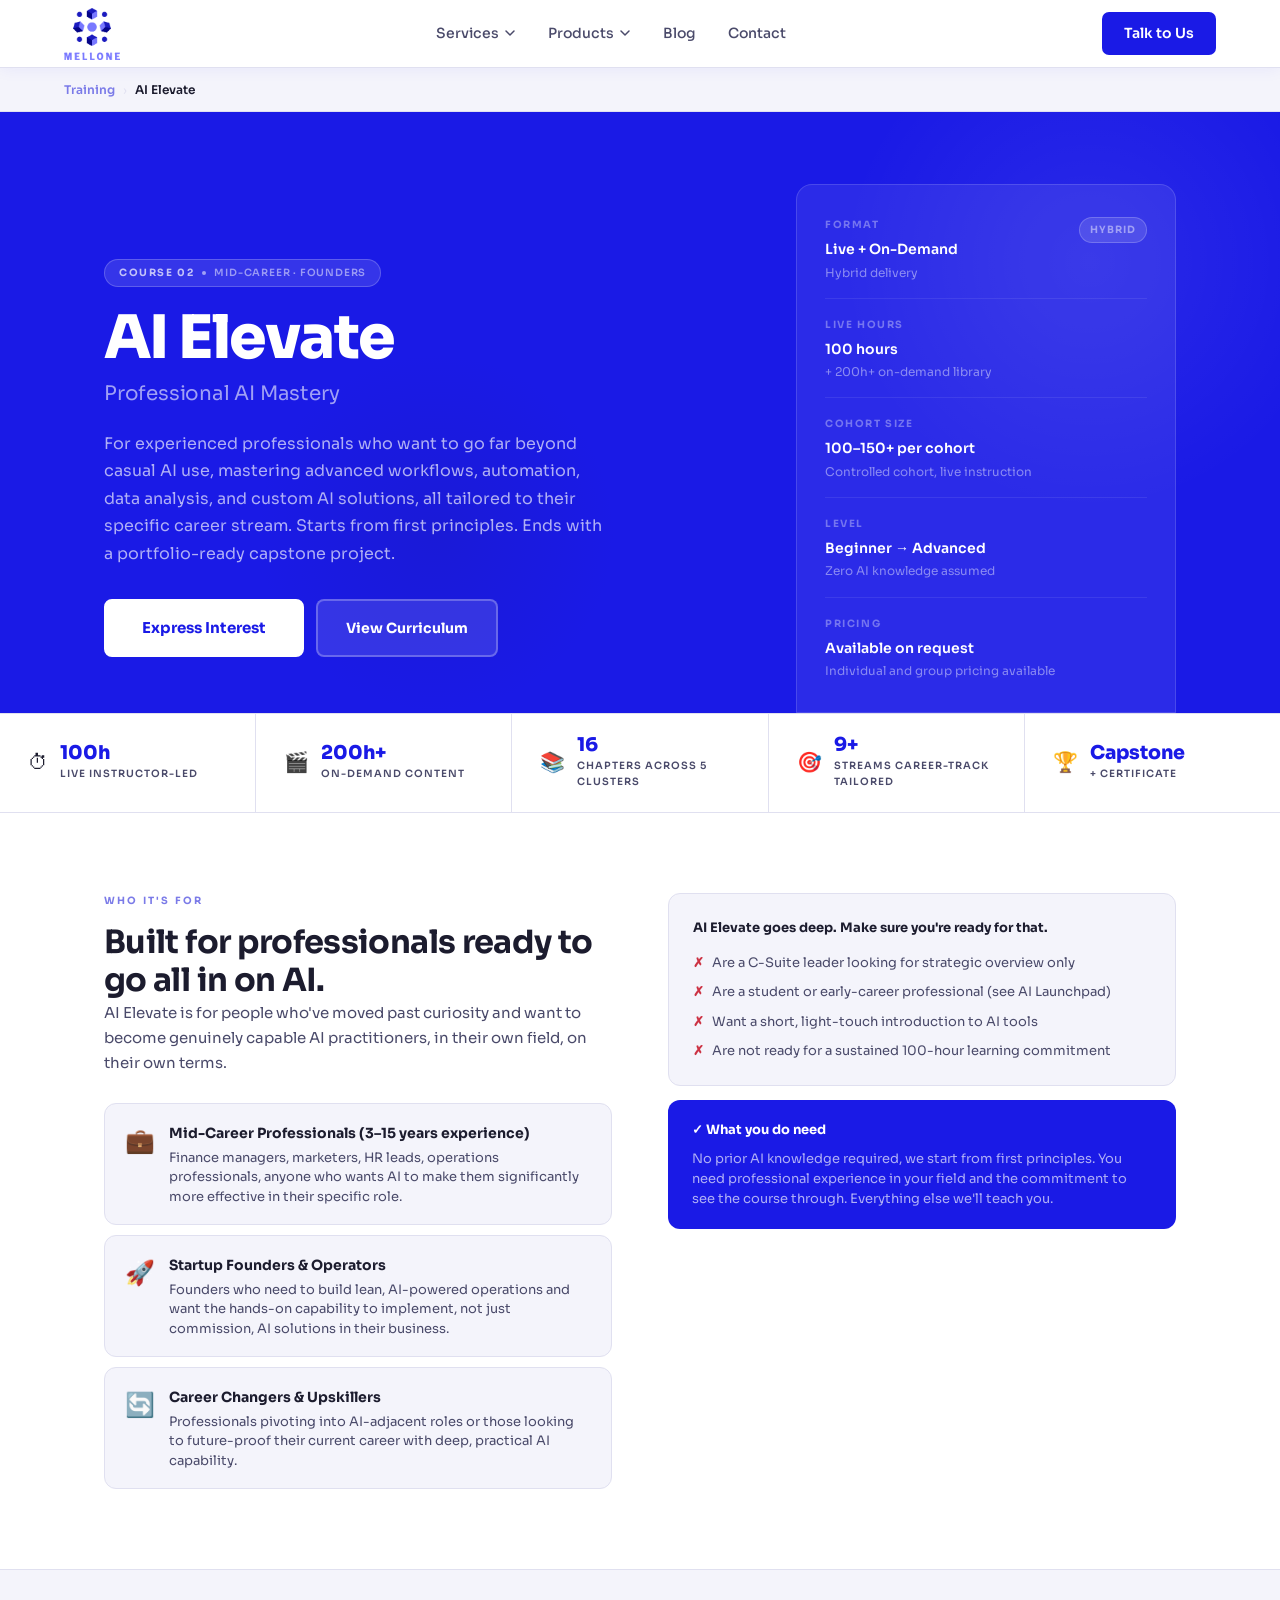
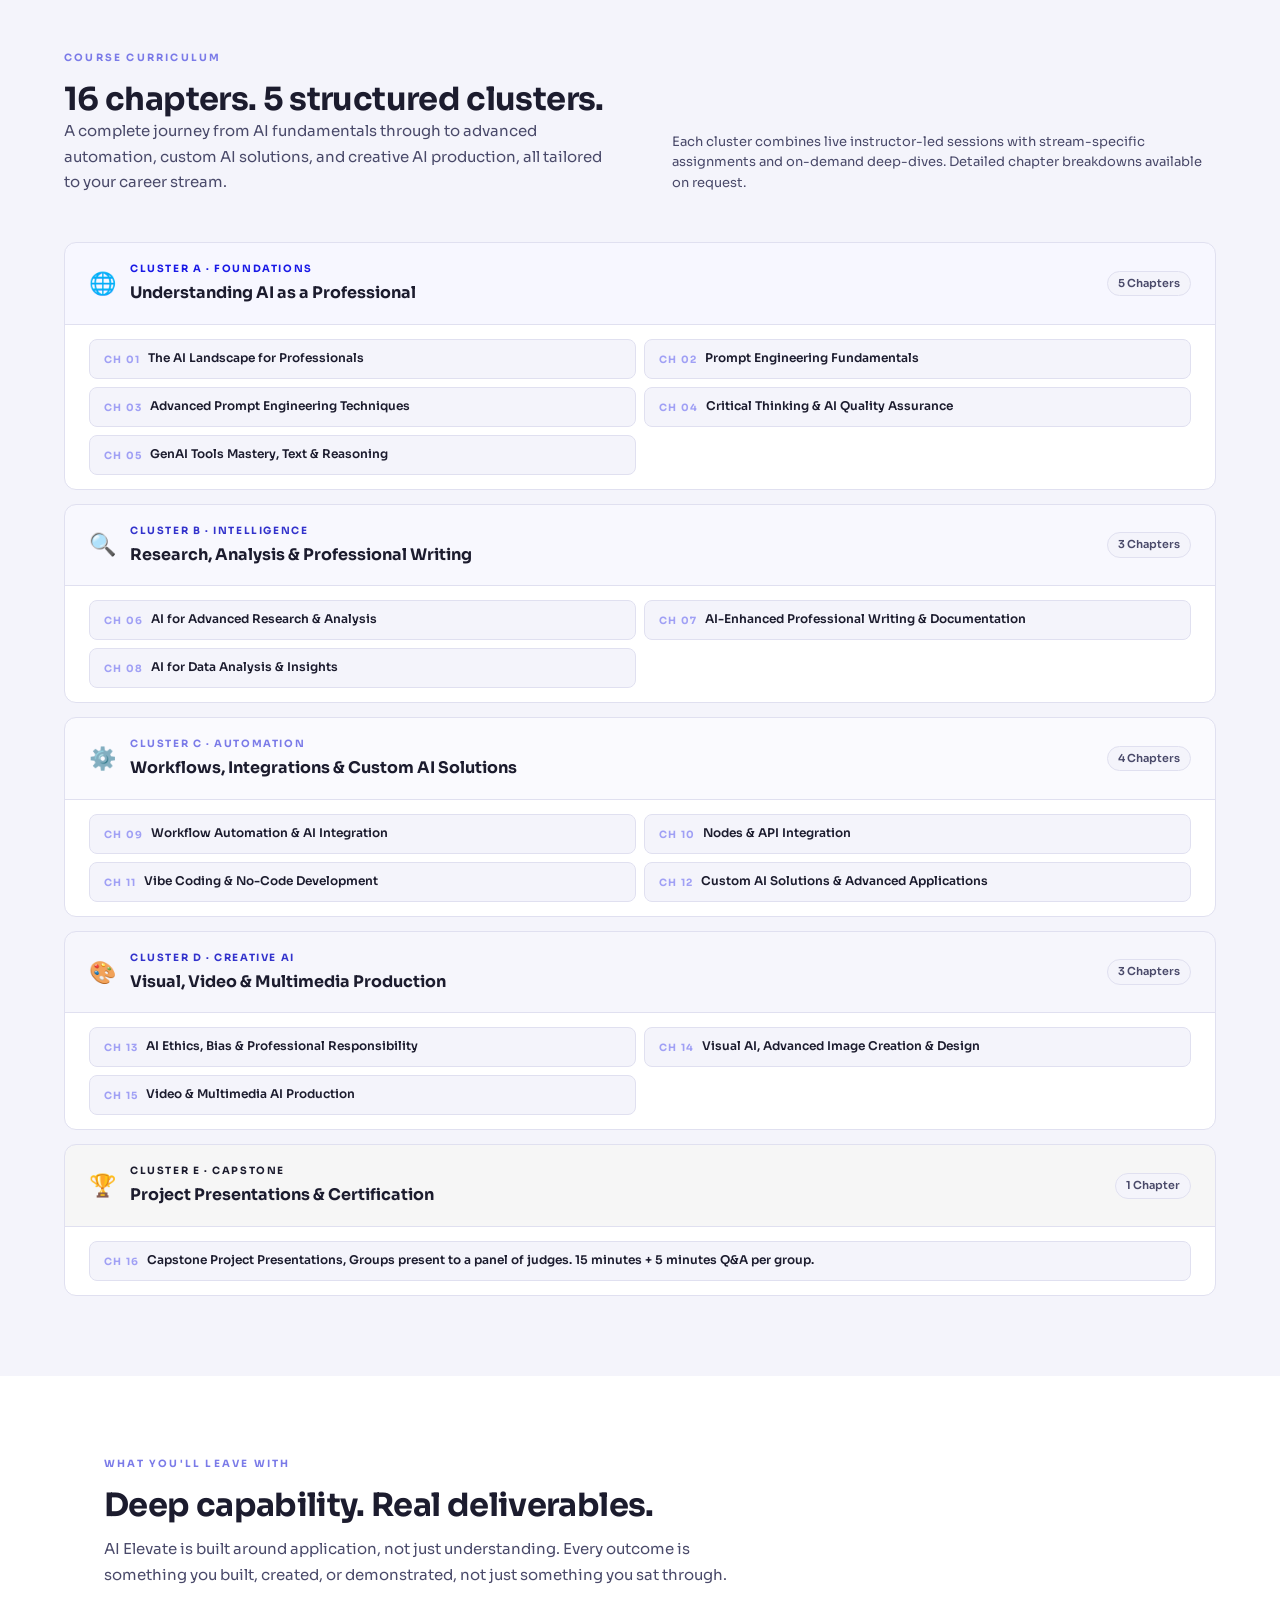
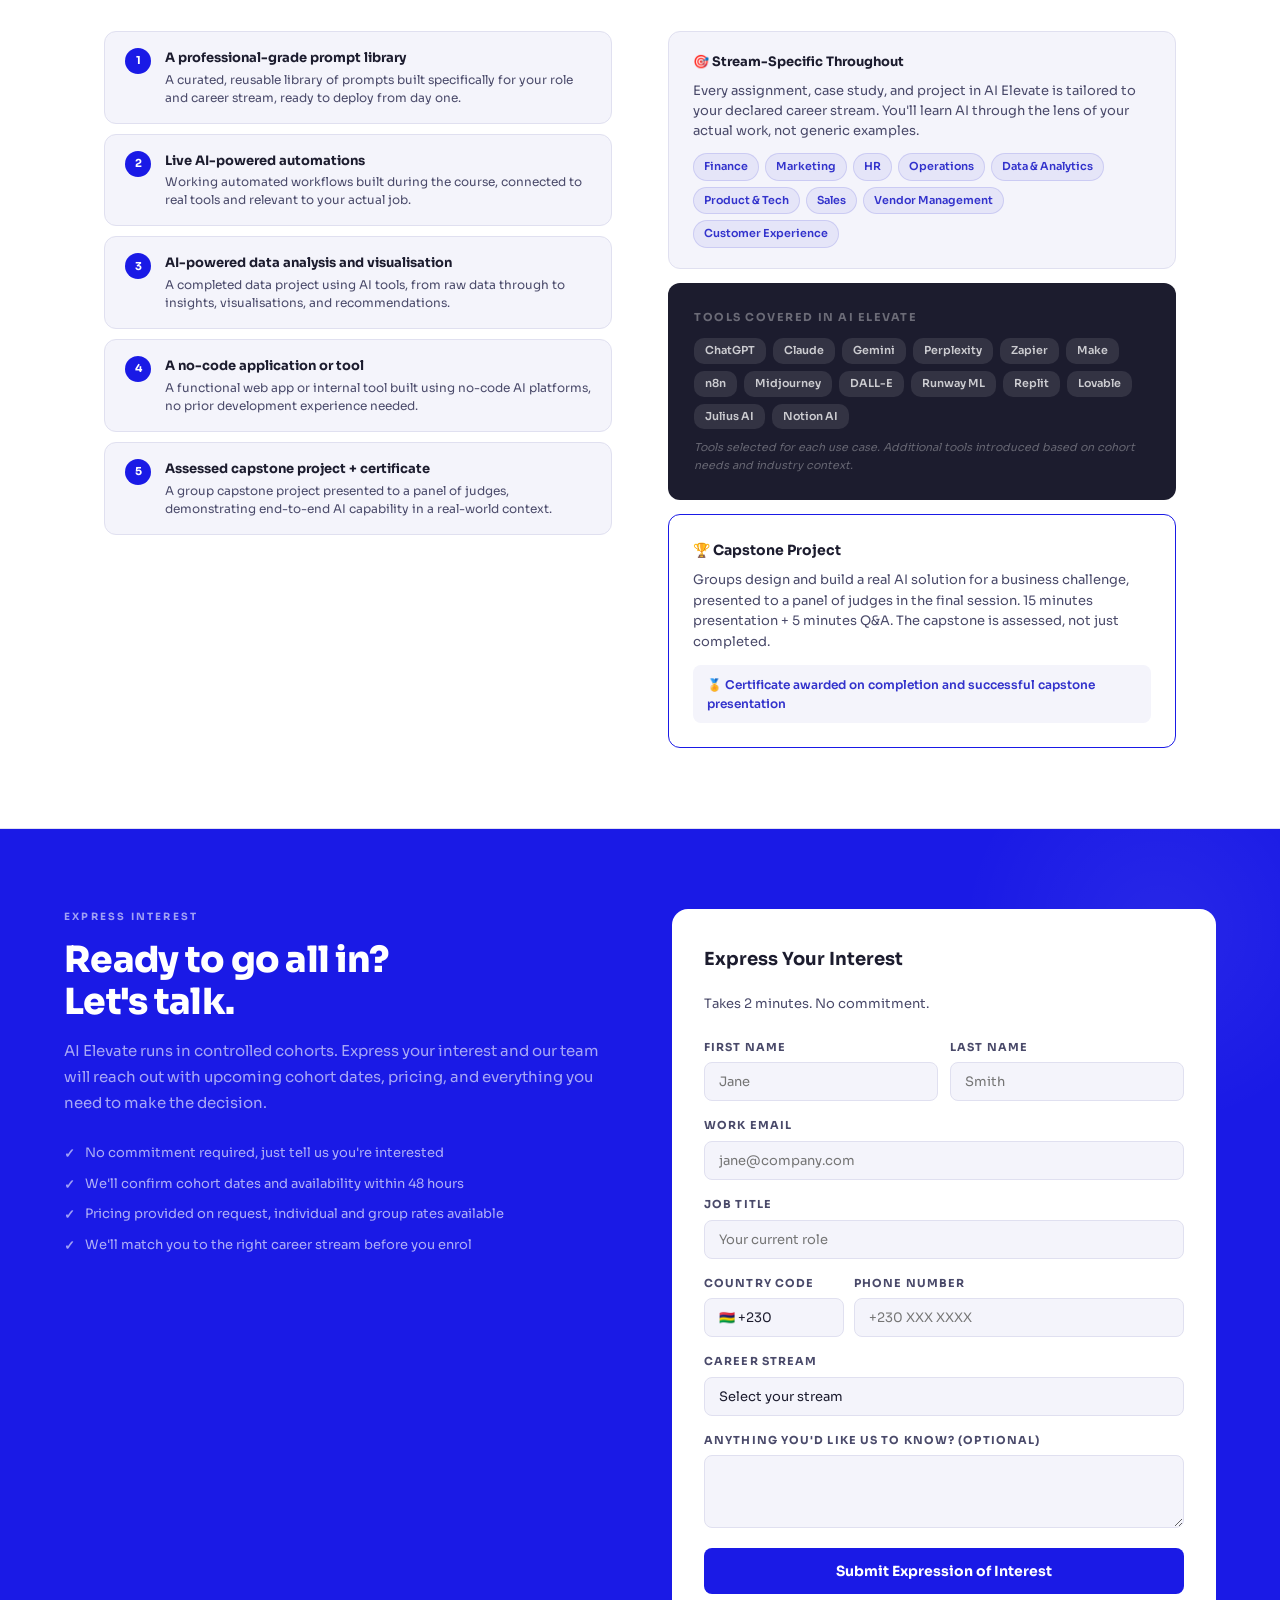
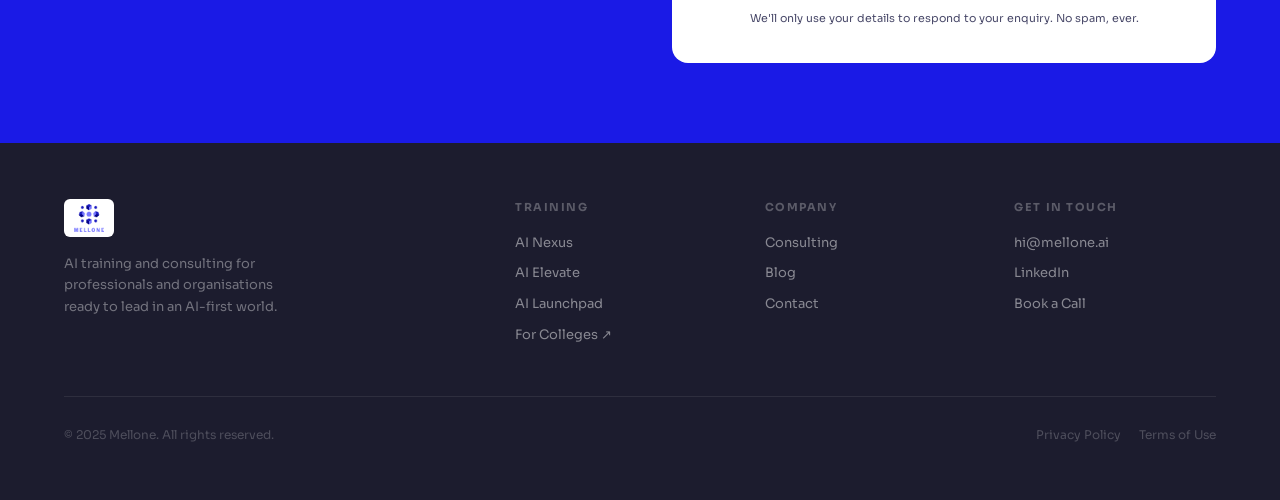
<file: ai-elevate.html>
<!DOCTYPE html>
<html lang="en">
<head>
  <meta charset="UTF-8" />
  <meta name="viewport" content="width=device-width, initial-scale=1.0" />
  <link rel="icon" type="image/png" href="/favicon-96x96.png" sizes="96x96" />
  <link rel="icon" type="image/svg+xml" href="/favicon.svg" />
  <link rel="shortcut icon" href="/favicon.ico" />
  <link rel="apple-touch-icon" sizes="180x180" href="/apple-touch-icon.png" />
  <meta name="apple-mobile-web-app-title" content="Mellone" />
  <link rel="manifest" href="/site.webmanifest" />
  <title>AI Elevate | Mellone</title>
  <link rel="stylesheet" href="styles.css" />
  <style>
    /* ---- AI ELEVATE — Deep Blue hero, Mid Blue accent ---- */
    .course-hero {
      background: var(--deep-blue);
      position: relative;
      overflow: hidden;
    }
    .course-hero::before { content:''; position:absolute; top:-100px; right:-60px; width:500px; height:500px; border-radius:50%; background:radial-gradient(circle,rgba(255,255,255,0.07) 0%,transparent 70%); pointer-events:none; }
    .course-hero::after  { content:''; position:absolute; bottom:0; left:20%; width:360px; height:360px; border-radius:50%; background:radial-gradient(circle,rgba(26,26,180,0.3) 0%,transparent 70%); pointer-events:none; }

    .hero-inner { display:grid; grid-template-columns:1fr 380px; gap:56px; align-items:end; position:relative; z-index:1; max-width:var(--max-width); margin:0 auto; padding:72px 64px 0; }
    .hero-left { padding-bottom:56px; }

    .course-badge { display:inline-flex; align-items:center; gap:8px; background:rgba(255,255,255,0.12); border:1px solid rgba(255,255,255,0.2); border-radius:20px; padding:5px 14px; margin-bottom:20px; }
    .cb-num { font-size:10px; font-weight:700; letter-spacing:.16em; text-transform:uppercase; color:rgba(255,255,255,0.7); }
    .cb-dot { width:4px; height:4px; border-radius:50%; background:var(--pale-blue); }
    .cb-cat { font-size:10px; font-weight:600; letter-spacing:.08em; text-transform:uppercase; color:rgba(255,255,255,0.5); }

    .hero-title   { font-size:clamp(42px,5.5vw,60px); font-weight:800; color:white; letter-spacing:-.03em; line-height:1.04; margin-bottom:8px; }
    .hero-subtitle { font-size:20px; font-weight:400; color:var(--pale-blue); margin-bottom:20px; letter-spacing:-.01em; }
    .hero-body    { font-size:16px; color:rgba(255,255,255,0.65); line-height:1.72; max-width:500px; margin-bottom:32px; }
    .hero-actions { display:flex; gap:12px; flex-wrap:wrap; }

    .hero-card { background:rgba(255,255,255,0.08); border:1px solid rgba(255,255,255,0.14); border-radius:16px 16px 0 0; padding:32px 28px; display:flex; flex-direction:column; gap:18px; }
    .hc-row { display:flex; justify-content:space-between; align-items:flex-start; padding-bottom:16px; border-bottom:1px solid rgba(255,255,255,0.08); }
    .hc-row:last-child { border-bottom:none; padding-bottom:0; }
    .hc-label { font-size:10px; font-weight:700; letter-spacing:.16em; text-transform:uppercase; color:rgba(255,255,255,0.35); margin-bottom:5px; }
    .hc-value { font-size:14px; font-weight:600; color:white; }
    .hc-sub   { font-size:12px; color:rgba(255,255,255,0.45); margin-top:2px; }
    .hc-tag   { background:rgba(255,255,255,0.12); border:1px solid rgba(255,255,255,0.2); border-radius:20px; font-size:10px; font-weight:700; letter-spacing:.1em; text-transform:uppercase; color:var(--pale-blue); padding:4px 10px; }

    /* SHARED */
    .page-section   { padding:80px 64px; max-width:var(--max-width); margin:0 auto; }
    .page-section--alt { padding:80px 64px; background:var(--off-white); }
    .page-section--alt .section-inner { max-width:var(--max-width); margin:0 auto; }
    .section-intro  { max-width:640px; margin-bottom:44px; }
    .section-intro h2 { margin-bottom:12px; }

    /* WHO */
    .who-grid { display:grid; grid-template-columns:1fr 1fr; gap:56px; align-items:start; }
    .persona-cards { display:flex; flex-direction:column; gap:10px; margin-top:8px; }
    .persona-card { display:flex; gap:14px; align-items:flex-start; padding:18px 20px; border-radius:var(--radius-lg); border:1px solid var(--border); background:var(--off-white); }
    .pc-icon { font-size:24px; flex-shrink:0; }
    .pc-title { font-size:14px; font-weight:700; color:var(--dark-navy); margin-bottom:3px; }
    .pc-desc  { font-size:13px; color:var(--mid-gray); line-height:1.5; }

    .not-for-box { background:var(--off-white); border-radius:var(--radius-lg); border:1px solid var(--border); padding:24px; margin-bottom:14px; }
    .nf-title    { font-size:13px; font-weight:700; color:var(--dark-navy); margin-bottom:14px; }
    .nf-item     { display:flex; gap:8px; font-size:13px; color:var(--mid-gray); line-height:1.5; margin-bottom:10px; }
    .nf-item:last-child { margin-bottom:0; }
    .nf-item::before { content:'✗'; color:#CC3344; font-weight:700; flex-shrink:0; }
    .prereq-box  { background:var(--deep-blue); border-radius:var(--radius-lg); padding:20px 24px; }
    .prereq-title { font-size:13px; font-weight:700; color:white; margin-bottom:8px; }
    .prereq-desc  { font-size:13px; color:rgba(255,255,255,0.65); line-height:1.55; }

    /* CURRICULUM CLUSTERS */
    .clusters { display:flex; flex-direction:column; gap:14px; }
    .cluster { border-radius:var(--radius-lg); border:1px solid var(--border); background:white; overflow:hidden; }
    .cluster-header { padding:18px 24px; display:flex; align-items:center; justify-content:space-between; border-bottom:1px solid var(--border); }
    .cluster-header-left { display:flex; align-items:center; gap:14px; }
    .cluster-icon  { font-size:22px; }
    .cluster-label { font-size:10px; font-weight:700; letter-spacing:.16em; text-transform:uppercase; margin-bottom:3px; }
    .cluster-name  { font-size:16px; font-weight:700; color:var(--dark-navy); }
    .cluster-count { font-size:11px; font-weight:600; color:var(--mid-gray); background:var(--off-white); border:1px solid var(--border); border-radius:20px; padding:3px 10px; }
    .cluster-chapters { padding:14px 24px; display:grid; grid-template-columns:1fr 1fr; gap:8px; }
    .chapter-pill { display:flex; align-items:flex-start; gap:8px; padding:10px 14px; border-radius:var(--radius-md); border:1px solid var(--border); background:var(--off-white); }
    .ch-num  { font-size:10px; font-weight:700; letter-spacing:.12em; text-transform:uppercase; color:var(--pale-blue); flex-shrink:0; margin-top:2px; }
    .ch-name { font-size:12px; font-weight:600; color:var(--dark-navy); line-height:1.4; }

    .cluster-a .cluster-header { background:rgba(26,26,230,0.03); }
    .cluster-a .cluster-label  { color:var(--deep-blue); }
    .cluster-b .cluster-header { background:rgba(51,51,204,0.03); }
    .cluster-b .cluster-label  { color:var(--mid-blue); }
    .cluster-c .cluster-header { background:rgba(123,123,232,0.04); }
    .cluster-c .cluster-label  { color:var(--periwinkle); }
    .cluster-d .cluster-header { background:rgba(26,26,180,0.04); }
    .cluster-d .cluster-label  { color:var(--mid-blue); }
    .cluster-e .cluster-header { background:rgba(28,28,46,0.04); }
    .cluster-e .cluster-label  { color:var(--dark-navy); }

    /* OUTCOMES */
    .outcomes-grid { display:grid; grid-template-columns:1fr 1fr; gap:56px; align-items:start; }
    .outcome-list  { display:flex; flex-direction:column; gap:10px; }
    .outcome-item  { display:flex; gap:14px; align-items:flex-start; background:var(--off-white); border:1px solid var(--border); border-radius:var(--radius-lg); padding:16px 20px; }
    .oi-num  { width:26px; height:26px; border-radius:50%; background:var(--deep-blue); color:white; font-size:11px; font-weight:700; display:flex; align-items:center; justify-content:center; flex-shrink:0; }
    .oi-title { font-size:13px; font-weight:700; color:var(--dark-navy); margin-bottom:2px; }
    .oi-desc  { font-size:12px; color:var(--mid-gray); line-height:1.5; }
    .outcomes-right { display:flex; flex-direction:column; gap:14px; }

    .stream-callout { background:var(--off-white); border:1px solid var(--border); border-radius:var(--radius-lg); padding:20px 24px; }
    .sc-title { font-size:13px; font-weight:700; color:var(--dark-navy); margin-bottom:8px; }
    .sc-desc  { font-size:13px; color:var(--mid-gray); line-height:1.55; margin-bottom:12px; }
    .sc-streams { display:flex; flex-wrap:wrap; gap:6px; }
    .sc-stream { font-size:11px; font-weight:600; color:var(--mid-blue); background:rgba(51,51,204,0.07); border:1px solid rgba(51,51,204,0.15); padding:4px 10px; border-radius:20px; }

    .tools-box { background:var(--dark-navy); border-radius:var(--radius-lg); padding:26px; }
    .tb-label  { font-size:11px; font-weight:700; letter-spacing:.14em; text-transform:uppercase; color:rgba(255,255,255,0.35); margin-bottom:12px; }
    .tb-chips  { display:flex; flex-wrap:wrap; gap:7px; margin-bottom:10px; }
    .tb-chip   { background:rgba(255,255,255,0.10); color:rgba(255,255,255,0.75); font-size:11px; font-weight:600; padding:4px 11px; border-radius:10px; }
    .tb-note   { font-size:11px; color:rgba(255,255,255,0.32); font-style:italic; }

    .capstone-box { background:white; border:1.5px solid var(--deep-blue); border-radius:var(--radius-lg); padding:24px; }
    .cb-title { font-size:14px; font-weight:700; color:var(--dark-navy); margin-bottom:8px; }
    .cb-desc  { font-size:13px; color:var(--mid-gray); line-height:1.6; margin-bottom:12px; }
    .cb-cert  { display:flex; align-items:center; gap:8px; background:var(--off-white); border-radius:var(--radius-md); padding:10px 14px; font-size:12px; font-weight:600; color:var(--mid-blue); }

    /* INTEREST FORM */
    .interest-section { background:var(--deep-blue); padding:80px 64px; display:grid; grid-template-columns:1fr 1fr; gap:64px; align-items:start; position:relative; overflow:hidden; }
    .interest-section::before { content:''; position:absolute; top:-100px; right:-80px; width:400px; height:400px; border-radius:50%; background:radial-gradient(circle,rgba(255,255,255,0.06) 0%,transparent 70%); }

    .int-left { position:relative; z-index:1; }
    .int-eyebrow { font-size:10px; font-weight:700; letter-spacing:.22em; text-transform:uppercase; color:var(--pale-blue); margin-bottom:14px; display:block; }
    .int-h2   { font-size:clamp(26px,3vw,36px); font-weight:800; color:white; letter-spacing:-.02em; line-height:1.15; margin-bottom:16px; }
    .int-body { font-size:15px; color:rgba(255,255,255,0.62); line-height:1.72; margin-bottom:28px; }
    .int-bullets { display:flex; flex-direction:column; gap:10px; }
    .int-bullet { display:flex; gap:10px; align-items:flex-start; font-size:13px; color:rgba(255,255,255,0.65); line-height:1.5; }
    .int-bullet::before { content:'✓'; color:var(--pale-blue); font-weight:700; flex-shrink:0; margin-top:1px; }

    .int-form { background:white; border-radius:var(--radius-xl); padding:36px 32px; position:relative; z-index:1; display:flex; flex-direction:column; gap:16px; }
    .form-title    { font-size:18px; font-weight:700; color:var(--dark-navy); margin-bottom:4px; }
    .form-subtitle { font-size:13px; color:var(--mid-gray); margin-bottom:8px; }
    .form-row  { display:grid; grid-template-columns:1fr 1fr; gap:12px; }
    .form-group { display:flex; flex-direction:column; gap:6px; }
    .form-group.full { grid-column:1/-1; }
    .form-label { font-size:11px; font-weight:700; letter-spacing:.1em; text-transform:uppercase; color:var(--mid-gray); }
    .form-input, .form-select { font-family:'Sora',sans-serif; font-size:13px; color:var(--dark-navy); border:1.5px solid var(--border); border-radius:var(--radius-md); padding:10px 14px; background:var(--off-white); outline:none; width:100%; appearance:none; }
    .form-input:focus, .form-select:focus { border-color:var(--deep-blue); background:white; }
    .form-submit { background:var(--deep-blue); color:white; font-family:'Sora',sans-serif; font-size:14px; font-weight:700; padding:14px; border-radius:var(--radius-md); border:none; cursor:pointer; width:100%; margin-top:4px; transition:background .15s; }
    .form-submit:hover { background:var(--mid-blue); }
    .form-privacy { font-size:11px; color:var(--mid-gray); text-align:center; line-height:1.5; }

    /* Phone row */
    .phone-row { display:grid; grid-template-columns:140px 1fr; gap:10px; }

    /* RESPONSIVE */
    @media (max-width: 1024px) {
      .hero-inner { grid-template-columns:1fr; padding:56px 40px 0; gap:40px; }
      .hero-card { border-radius:var(--radius-xl); }
      .hero-left { padding-bottom:0; }
      .who-grid, .outcomes-grid { grid-template-columns:1fr; gap:32px; }
      .cluster-chapters { grid-template-columns:1fr; }
      .interest-section { grid-template-columns:1fr; padding:64px 40px; }
      .page-section, .page-section--alt { padding:64px 40px; }
    }
    @media (max-width: 768px) {
      .hero-inner { padding:40px 20px 0; }
      .cluster-chapters { grid-template-columns:1fr; }
      .page-section, .page-section--alt { padding:56px 20px; }
      .interest-section { padding:56px 20px; }
      .form-row { grid-template-columns:1fr; }
      .phone-row { grid-template-columns:1fr; }
    }
  </style>
</head>
<body>

  <!-- NAV -->
  <nav class="nav">
    <a href="index.html" class="nav-logo"><img src="assets/FullLogo_NoBuffer.png" alt="Mellone" /></a>
    <div class="nav-links">
      <div class="nav-dropdown">
        <button class="nav-dropdown-toggle">Services<svg viewBox="0 0 12 12" fill="none"><path d="M2 4l4 4 4-4" stroke="currentColor" stroke-width="1.5" stroke-linecap="round" stroke-linejoin="round"/></svg></button>
        <div class="nav-dropdown-menu">
          <a href="consulting.html" class="nav-dropdown-item">Consulting</a>
          <a href="training.html" class="nav-dropdown-item">Training</a>
        </div>
      </div>
      <div class="nav-dropdown">
        <button class="nav-dropdown-toggle">Products<svg viewBox="0 0 12 12" fill="none"><path d="M2 4l4 4 4-4" stroke="currentColor" stroke-width="1.5" stroke-linecap="round" stroke-linejoin="round"/></svg></button>
        <div class="nav-dropdown-menu">
          <a href="ai-nexus.html" class="nav-dropdown-item">AI Nexus</a>
          <a href="ai-launchpad.html" class="nav-dropdown-item">AI Launchpad</a>
          <a href="ai-elevate.html" class="nav-dropdown-item">AI Elevate</a>
          <a href="https://campuslogix.in/" class="nav-dropdown-item" target="_blank" rel="noopener">For Colleges ↗</a>
        </div>
      </div>
      <a href="blog.html" class="nav-link">Blog</a>
      <a href="contact.html" class="nav-link">Contact</a>
    </div>
    <div class="nav-right"><a href="contact.html" class="nav-cta">Talk to Us</a></div>
    <button class="nav-hamburger" aria-label="Toggle menu" onclick="this.closest('.nav').classList.toggle('mobile-open')"><span></span><span></span><span></span></button>
  </nav>

  <!-- BREADCRUMB -->
  <div class="breadcrumb-bar">
    <a href="training.html" class="bc-link">Training</a>
    <span class="bc-sep">›</span>
    <span class="bc-current">AI Elevate</span>
  </div>

  <!-- HERO -->
  <section class="course-hero animate-fade-up">
    <div class="hero-inner">
      <div class="hero-left">
        <div class="course-badge">
          <span class="cb-num">Course 02</span>
          <span class="cb-dot"></span>
          <span class="cb-cat">Mid-Career · Founders</span>
        </div>
        <div class="hero-title">AI Elevate</div>
        <div class="hero-subtitle">Professional AI Mastery</div>
        <p class="hero-body">For experienced professionals who want to go far beyond casual AI use, mastering advanced workflows, automation, data analysis, and custom AI solutions, all tailored to their specific career stream. Starts from first principles. Ends with a portfolio-ready capstone project.</p>
        <div class="hero-actions">
          <a href="#interest" class="btn btn-white btn-lg">Express Interest</a>
          <a href="#curriculum" class="btn btn-ghost-white">View Curriculum</a>
        </div>
      </div>

      <div class="hero-card">
        <div class="hc-row">
          <div><div class="hc-label">Format</div><div class="hc-value">Live + On-Demand</div><div class="hc-sub">Hybrid delivery</div></div>
          <span class="hc-tag">Hybrid</span>
        </div>
        <div class="hc-row">
          <div><div class="hc-label">Live Hours</div><div class="hc-value">100 hours</div><div class="hc-sub">+ 200h+ on-demand library</div></div>
        </div>
        <div class="hc-row">
          <div><div class="hc-label">Cohort Size</div><div class="hc-value">100–150+ per cohort</div><div class="hc-sub">Controlled cohort, live instruction</div></div>
        </div>
        <div class="hc-row">
          <div><div class="hc-label">Level</div><div class="hc-value">Beginner → Advanced</div><div class="hc-sub">Zero AI knowledge assumed</div></div>
        </div>
        <div class="hc-row">
          <div><div class="hc-label">Pricing</div><div class="hc-value">Available on request</div><div class="hc-sub">Individual and group pricing available</div></div>
        </div>
      </div>
    </div>
  </section>

  <!-- STATS -->
  <div class="stats-strip">
    <div class="stat-cell"><span class="stat-icon">⏱</span><div><div class="stat-num text-deep-blue">100h</div><div class="stat-lbl">Live Instructor-Led</div></div></div>
    <div class="stat-cell"><span class="stat-icon">🎬</span><div><div class="stat-num text-deep-blue">200h+</div><div class="stat-lbl">On-Demand Content</div></div></div>
    <div class="stat-cell"><span class="stat-icon">📚</span><div><div class="stat-num text-deep-blue">16</div><div class="stat-lbl">Chapters Across 5 Clusters</div></div></div>
    <div class="stat-cell"><span class="stat-icon">🎯</span><div><div class="stat-num text-deep-blue">9+</div><div class="stat-lbl">Streams Career-Track Tailored</div></div></div>
    <div class="stat-cell"><span class="stat-icon">🏆</span><div><div class="stat-num text-deep-blue">Capstone</div><div class="stat-lbl">+ Certificate</div></div></div>
  </div>

  <!-- WHO -->
  <section style="border-bottom:1px solid var(--border);">
    <div class="page-section">
      <div class="who-grid">
        <div>
          <span class="eyebrow">Who It's For</span>
          <h2>Built for professionals ready to go all in on AI.</h2>
          <p class="body-md">AI Elevate is for people who've moved past curiosity and want to become genuinely capable AI practitioners, in their own field, on their own terms.</p>
          <div class="persona-cards" style="margin-top:28px;">
            <div class="persona-card">
              <span class="pc-icon">💼</span>
              <div>
                <div class="pc-title">Mid-Career Professionals (3–15 years experience)</div>
                <p class="pc-desc">Finance managers, marketers, HR leads, operations professionals, anyone who wants AI to make them significantly more effective in their specific role.</p>
              </div>
            </div>
            <div class="persona-card">
              <span class="pc-icon">🚀</span>
              <div>
                <div class="pc-title">Startup Founders &amp; Operators</div>
                <p class="pc-desc">Founders who need to build lean, AI-powered operations and want the hands-on capability to implement, not just commission, AI solutions in their business.</p>
              </div>
            </div>
            <div class="persona-card">
              <span class="pc-icon">🔄</span>
              <div>
                <div class="pc-title">Career Changers &amp; Upskillers</div>
                <p class="pc-desc">Professionals pivoting into AI-adjacent roles or those looking to future-proof their current career with deep, practical AI capability.</p>
              </div>
            </div>
          </div>
        </div>
        <div>
          <div class="not-for-box">
            <div class="nf-title">AI Elevate goes deep. Make sure you're ready for that.</div>
            <div class="nf-item">Are a C-Suite leader looking for strategic overview only</div>
            <div class="nf-item">Are a student or early-career professional (see AI Launchpad)</div>
            <div class="nf-item">Want a short, light-touch introduction to AI tools</div>
            <div class="nf-item">Are not ready for a sustained 100-hour learning commitment</div>
          </div>
          <div class="prereq-box">
            <div class="prereq-title">✓ What you do need</div>
            <p class="prereq-desc">No prior AI knowledge required, we start from first principles. You need professional experience in your field and the commitment to see the course through. Everything else we'll teach you.</p>
          </div>
        </div>
      </div>
    </div>
  </section>

  <!-- CURRICULUM -->
  <section class="page-section--alt" id="curriculum">
    <div class="section-inner">
      <div style="display:grid; grid-template-columns:1fr 1fr; gap:64px; align-items:end; margin-bottom:48px;">
        <div>
          <span class="eyebrow">Course Curriculum</span>
          <h2>16 chapters. 5 structured clusters.</h2>
          <p class="body-md">A complete journey from AI fundamentals through to advanced automation, custom AI solutions, and creative AI production, all tailored to your career stream.</p>
        </div>
        <div>
          <p class="body-sm">Each cluster combines live instructor-led sessions with stream-specific assignments and on-demand deep-dives. Detailed chapter breakdowns available on request.</p>
        </div>
      </div>

      <div class="clusters">
        <div class="cluster cluster-a">
          <div class="cluster-header">
            <div class="cluster-header-left">
              <span class="cluster-icon">🌐</span>
              <div>
                <div class="cluster-label">Cluster A · Foundations</div>
                <div class="cluster-name">Understanding AI as a Professional</div>
              </div>
            </div>
            <span class="cluster-count">5 Chapters</span>
          </div>
          <div class="cluster-chapters">
            <div class="chapter-pill"><span class="ch-num">Ch 01</span><span class="ch-name">The AI Landscape for Professionals</span></div>
            <div class="chapter-pill"><span class="ch-num">Ch 02</span><span class="ch-name">Prompt Engineering Fundamentals</span></div>
            <div class="chapter-pill"><span class="ch-num">Ch 03</span><span class="ch-name">Advanced Prompt Engineering Techniques</span></div>
            <div class="chapter-pill"><span class="ch-num">Ch 04</span><span class="ch-name">Critical Thinking &amp; AI Quality Assurance</span></div>
            <div class="chapter-pill"><span class="ch-num">Ch 05</span><span class="ch-name">GenAI Tools Mastery, Text &amp; Reasoning</span></div>
          </div>
        </div>

        <div class="cluster cluster-b">
          <div class="cluster-header">
            <div class="cluster-header-left">
              <span class="cluster-icon">🔍</span>
              <div>
                <div class="cluster-label">Cluster B · Intelligence</div>
                <div class="cluster-name">Research, Analysis &amp; Professional Writing</div>
              </div>
            </div>
            <span class="cluster-count">3 Chapters</span>
          </div>
          <div class="cluster-chapters">
            <div class="chapter-pill"><span class="ch-num">Ch 06</span><span class="ch-name">AI for Advanced Research &amp; Analysis</span></div>
            <div class="chapter-pill"><span class="ch-num">Ch 07</span><span class="ch-name">AI-Enhanced Professional Writing &amp; Documentation</span></div>
            <div class="chapter-pill"><span class="ch-num">Ch 08</span><span class="ch-name">AI for Data Analysis &amp; Insights</span></div>
          </div>
        </div>

        <div class="cluster cluster-c">
          <div class="cluster-header">
            <div class="cluster-header-left">
              <span class="cluster-icon">⚙️</span>
              <div>
                <div class="cluster-label">Cluster C · Automation</div>
                <div class="cluster-name">Workflows, Integrations &amp; Custom AI Solutions</div>
              </div>
            </div>
            <span class="cluster-count">4 Chapters</span>
          </div>
          <div class="cluster-chapters">
            <div class="chapter-pill"><span class="ch-num">Ch 09</span><span class="ch-name">Workflow Automation &amp; AI Integration</span></div>
            <div class="chapter-pill"><span class="ch-num">Ch 10</span><span class="ch-name">Nodes &amp; API Integration</span></div>
            <div class="chapter-pill"><span class="ch-num">Ch 11</span><span class="ch-name">Vibe Coding &amp; No-Code Development</span></div>
            <div class="chapter-pill"><span class="ch-num">Ch 12</span><span class="ch-name">Custom AI Solutions &amp; Advanced Applications</span></div>
          </div>
        </div>

        <div class="cluster cluster-d">
          <div class="cluster-header">
            <div class="cluster-header-left">
              <span class="cluster-icon">🎨</span>
              <div>
                <div class="cluster-label">Cluster D · Creative AI</div>
                <div class="cluster-name">Visual, Video &amp; Multimedia Production</div>
              </div>
            </div>
            <span class="cluster-count">3 Chapters</span>
          </div>
          <div class="cluster-chapters">
            <div class="chapter-pill"><span class="ch-num">Ch 13</span><span class="ch-name">AI Ethics, Bias &amp; Professional Responsibility</span></div>
            <div class="chapter-pill"><span class="ch-num">Ch 14</span><span class="ch-name">Visual AI, Advanced Image Creation &amp; Design</span></div>
            <div class="chapter-pill"><span class="ch-num">Ch 15</span><span class="ch-name">Video &amp; Multimedia AI Production</span></div>
          </div>
        </div>

        <div class="cluster cluster-e">
          <div class="cluster-header">
            <div class="cluster-header-left">
              <span class="cluster-icon">🏆</span>
              <div>
                <div class="cluster-label">Cluster E · Capstone</div>
                <div class="cluster-name">Project Presentations &amp; Certification</div>
              </div>
            </div>
            <span class="cluster-count">1 Chapter</span>
          </div>
          <div class="cluster-chapters" style="grid-template-columns:1fr;">
            <div class="chapter-pill"><span class="ch-num">Ch 16</span><span class="ch-name">Capstone Project Presentations, Groups present to a panel of judges. 15 minutes + 5 minutes Q&amp;A per group.</span></div>
          </div>
        </div>
      </div>
    </div>
  </section>

  <!-- OUTCOMES -->
  <section style="border-bottom:1px solid var(--border);">
    <div class="page-section">
      <div class="section-intro">
        <span class="eyebrow">What You'll Leave With</span>
        <h2>Deep capability. Real deliverables.</h2>
        <p class="body-md">AI Elevate is built around application, not just understanding. Every outcome is something you built, created, or demonstrated, not just something you sat through.</p>
      </div>
      <div class="outcomes-grid">
        <div class="outcome-list">
          <div class="outcome-item"><div class="oi-num">1</div><div><div class="oi-title">A professional-grade prompt library</div><div class="oi-desc">A curated, reusable library of prompts built specifically for your role and career stream, ready to deploy from day one.</div></div></div>
          <div class="outcome-item"><div class="oi-num">2</div><div><div class="oi-title">Live AI-powered automations</div><div class="oi-desc">Working automated workflows built during the course, connected to real tools and relevant to your actual job.</div></div></div>
          <div class="outcome-item"><div class="oi-num">3</div><div><div class="oi-title">AI-powered data analysis and visualisation</div><div class="oi-desc">A completed data project using AI tools, from raw data through to insights, visualisations, and recommendations.</div></div></div>
          <div class="outcome-item"><div class="oi-num">4</div><div><div class="oi-title">A no-code application or tool</div><div class="oi-desc">A functional web app or internal tool built using no-code AI platforms, no prior development experience needed.</div></div></div>
          <div class="outcome-item"><div class="oi-num">5</div><div><div class="oi-title">Assessed capstone project + certificate</div><div class="oi-desc">A group capstone project presented to a panel of judges, demonstrating end-to-end AI capability in a real-world context.</div></div></div>
        </div>

        <div class="outcomes-right">
          <div class="stream-callout">
            <div class="sc-title">🎯 Stream-Specific Throughout</div>
            <p class="sc-desc">Every assignment, case study, and project in AI Elevate is tailored to your declared career stream. You'll learn AI through the lens of your actual work, not generic examples.</p>
            <div class="sc-streams">
              <span class="sc-stream">Finance</span>
              <span class="sc-stream">Marketing</span>
              <span class="sc-stream">HR</span>
              <span class="sc-stream">Operations</span>
              <span class="sc-stream">Data &amp; Analytics</span>
              <span class="sc-stream">Product &amp; Tech</span>
              <span class="sc-stream">Sales</span>
              <span class="sc-stream">Vendor Management</span>
              <span class="sc-stream">Customer Experience</span>
            </div>
          </div>

          <div class="tools-box">
            <div class="tb-label">Tools Covered in AI Elevate</div>
            <div class="tb-chips">
              <span class="tb-chip">ChatGPT</span><span class="tb-chip">Claude</span><span class="tb-chip">Gemini</span>
              <span class="tb-chip">Perplexity</span><span class="tb-chip">Zapier</span><span class="tb-chip">Make</span>
              <span class="tb-chip">n8n</span><span class="tb-chip">Midjourney</span><span class="tb-chip">DALL-E</span>
              <span class="tb-chip">Runway ML</span><span class="tb-chip">Replit</span><span class="tb-chip">Lovable</span>
              <span class="tb-chip">Julius AI</span><span class="tb-chip">Notion AI</span>
            </div>
            <div class="tb-note">Tools selected for each use case. Additional tools introduced based on cohort needs and industry context.</div>
          </div>

          <div class="capstone-box">
            <div class="cb-title">🏆 Capstone Project</div>
            <p class="cb-desc">Groups design and build a real AI solution for a business challenge, presented to a panel of judges in the final session. 15 minutes presentation + 5 minutes Q&amp;A. The capstone is assessed, not just completed.</p>
            <div class="cb-cert">🏅 Certificate awarded on completion and successful capstone presentation</div>
          </div>
        </div>
      </div>
    </div>
  </section>

  <!-- INTEREST FORM -->
  <section class="interest-section" id="interest">
    <div class="int-left">
      <span class="int-eyebrow">Express Interest</span>
      <div class="int-h2">Ready to go all in?<br>Let's talk.</div>
      <p class="int-body">AI Elevate runs in controlled cohorts. Express your interest and our team will reach out with upcoming cohort dates, pricing, and everything you need to make the decision.</p>
      <div class="int-bullets">
        <div class="int-bullet">No commitment required, just tell us you're interested</div>
        <div class="int-bullet">We'll confirm cohort dates and availability within 48 hours</div>
        <div class="int-bullet">Pricing provided on request, individual and group rates available</div>
        <div class="int-bullet">We'll match you to the right career stream before you enrol</div>
      </div>
    </div>

    <form class="int-form" name="ai-elevate-interest-form" method="POST" netlify>
      <input type="hidden" name="form-name" value="ai-elevate-interest-form" />
      <div class="form-title">Express Your Interest</div>
      <div class="form-subtitle">Takes 2 minutes. No commitment.</div>

      <div class="form-row">
        <div class="form-group">
          <label class="form-label">First Name</label>
          <input type="text" class="form-input" name="first-name" placeholder="Jane" />
        </div>
        <div class="form-group">
          <label class="form-label">Last Name</label>
          <input type="text" class="form-input" name="last-name" placeholder="Smith" />
        </div>
      </div>

      <div class="form-group full">
        <label class="form-label">Work Email</label>
        <input type="email" class="form-input" name="email" placeholder="jane@company.com" />
      </div>

      <div class="form-group full">
        <label class="form-label">Job Title</label>
        <input type="text" class="form-input" name="job-title" placeholder="Your current role" />
      </div>

      <div class="form-group full phone-row">
        <div class="form-group">
          <label class="form-label">Country Code</label>
          <select class="form-select" name="country-code">
            <option>🇲🇺 +230</option>
            <option>🇺🇸 +1</option>
            <option>🇬🇧 +44</option>
            <option>🇮🇳 +91</option>
            <option>🇦🇺 +61</option>
            <option>🇿🇦 +27</option>
            <option>🇳🇬 +234</option>
            <option>Other</option>
          </select>
        </div>
        <div class="form-group">
          <label class="form-label">Phone Number</label>
          <input type="tel" class="form-input" name="phone" placeholder="+230 XXX XXXX" />
        </div>
      </div>

      <div class="form-group full">
        <label class="form-label">Career Stream</label>
        <select class="form-select" name="career-stream">
          <option value="">Select your stream</option>
          <option>Finance</option>
          <option>Marketing</option>
          <option>HR</option>
          <option>Operations</option>
          <option>Data &amp; Analytics</option>
          <option>Product &amp; Tech</option>
          <option>Sales</option>
          <option>Vendor Management</option>
          <option>Customer Experience</option>
          <option>Other</option>
        </select>
      </div>

      <div class="form-group full">
        <label class="form-label">Anything you'd like us to know? (optional)</label>
        <textarea class="form-input" name="message" rows="3" style="resize:vertical;"></textarea>
      </div>

      <button class="form-submit">Submit Expression of Interest</button>
      <p class="form-privacy">We'll only use your details to respond to your enquiry. No spam, ever.</p>
    </form>
  </section>

  <!-- FOOTER -->
  <footer class="footer">
    <div class="footer-inner">
      <div class="footer-top">
        <div class="footer-brand">
          <div class="footer-logo-wrap"><div class="footer-logo-img"><img src="assets/FullLogo_NoBuffer.png" alt="Mellone" /></div></div>
          <p class="footer-tagline">AI training and consulting for professionals and organisations ready to lead in an AI-first world.</p>
        </div>
        <div>
          <div class="footer-col-title">Training</div>
          <a href="ai-nexus.html" class="footer-link">AI Nexus</a>
          <a href="ai-elevate.html" class="footer-link">AI Elevate</a>
          <a href="ai-launchpad.html" class="footer-link">AI Launchpad</a>
          <a href="#" class="footer-link">For Colleges ↗</a>
        </div>
        <div>
          <div class="footer-col-title">Company</div>
          <a href="consulting.html" class="footer-link">Consulting</a>
          <a href="blog.html" class="footer-link">Blog</a>
          <a href="contact.html" class="footer-link">Contact</a>
        </div>
        <div>
          <div class="footer-col-title">Get in Touch</div>
          <a href="mailto:hi@mellone.ai" class="footer-link">hi@mellone.ai</a>
          <a href="https://www.linkedin.com/company/109029571/" class="footer-link" target="_blank" rel="noopener">LinkedIn</a>
          <a href="contact.html" class="footer-link">Book a Call</a>
        </div>
      </div>
      <div class="footer-bottom">
        <span class="footer-copy">© 2025 Mellone. All rights reserved.</span>
        <div class="footer-legal"><a href="#">Privacy Policy</a><a href="#">Terms of Use</a></div>
      </div>
    </div>
  </footer>

  <script src="nav.js"></script>
</body>
</html>
</file>
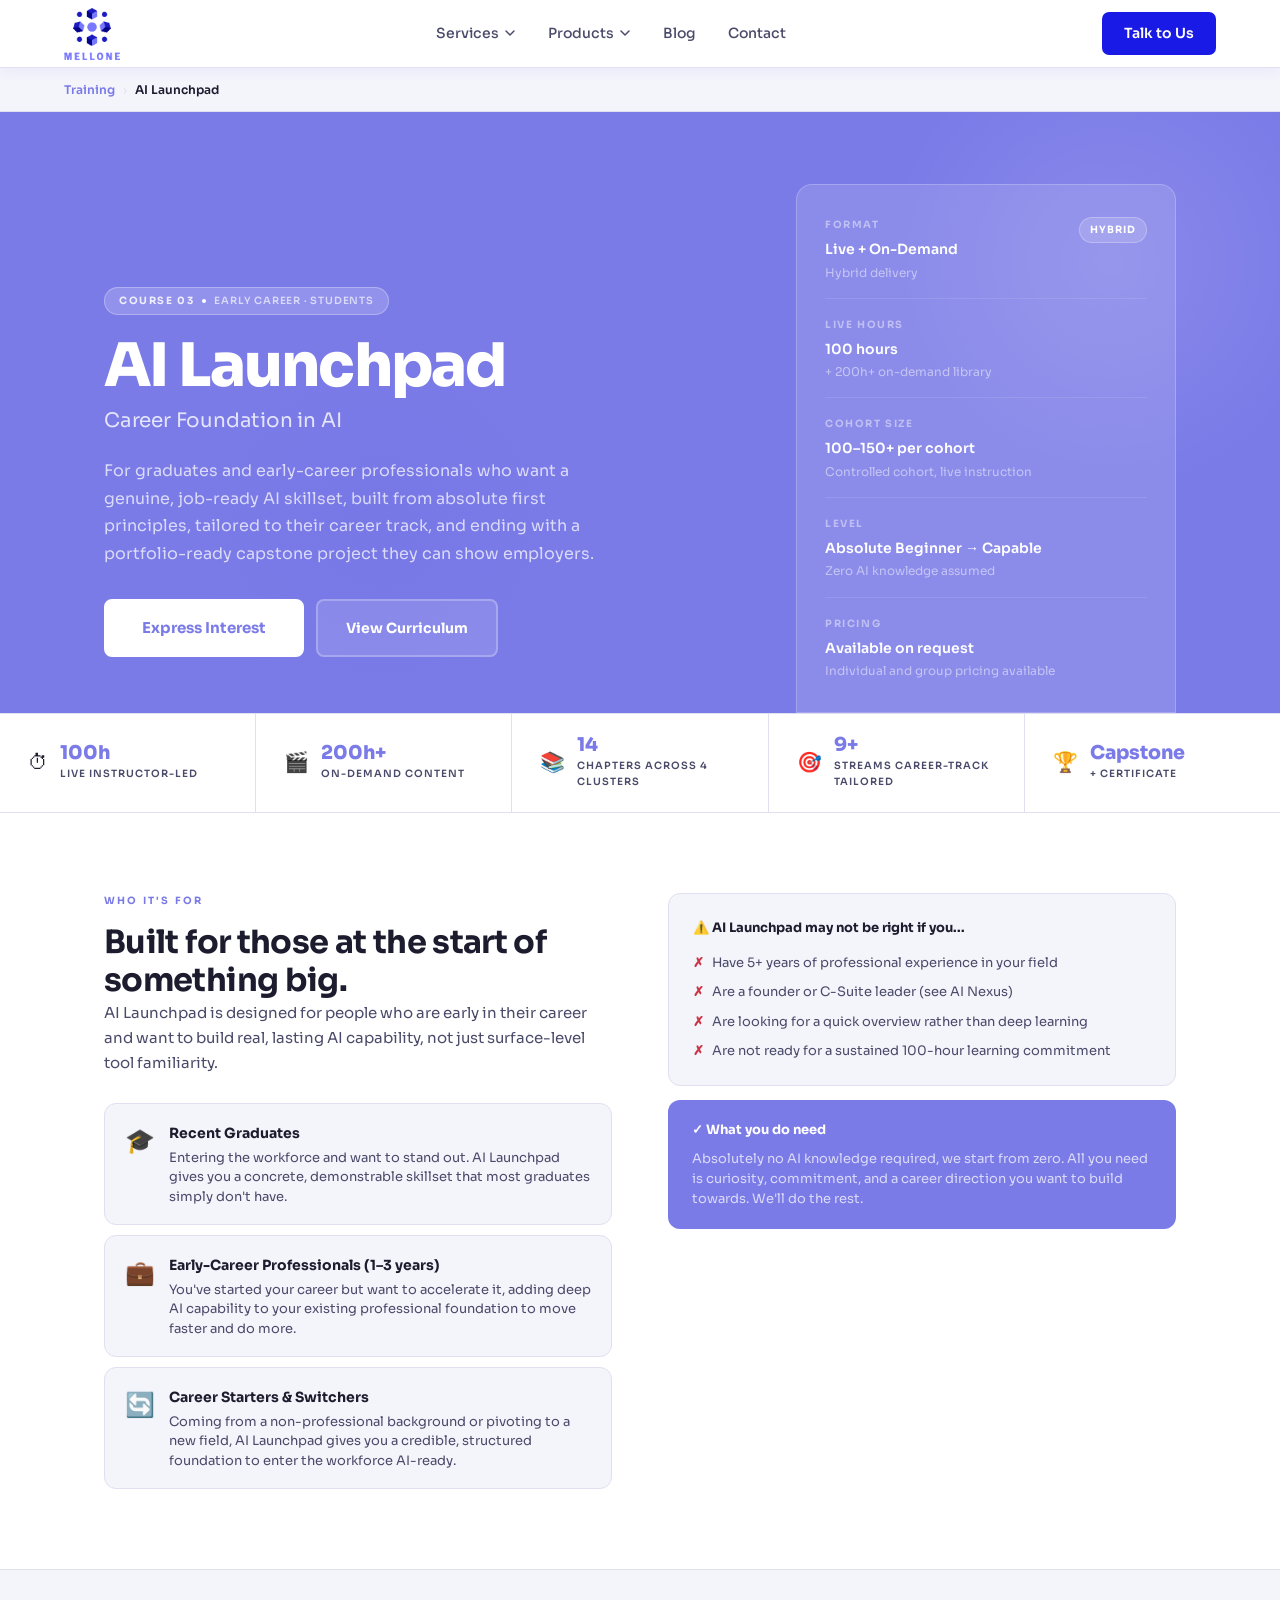
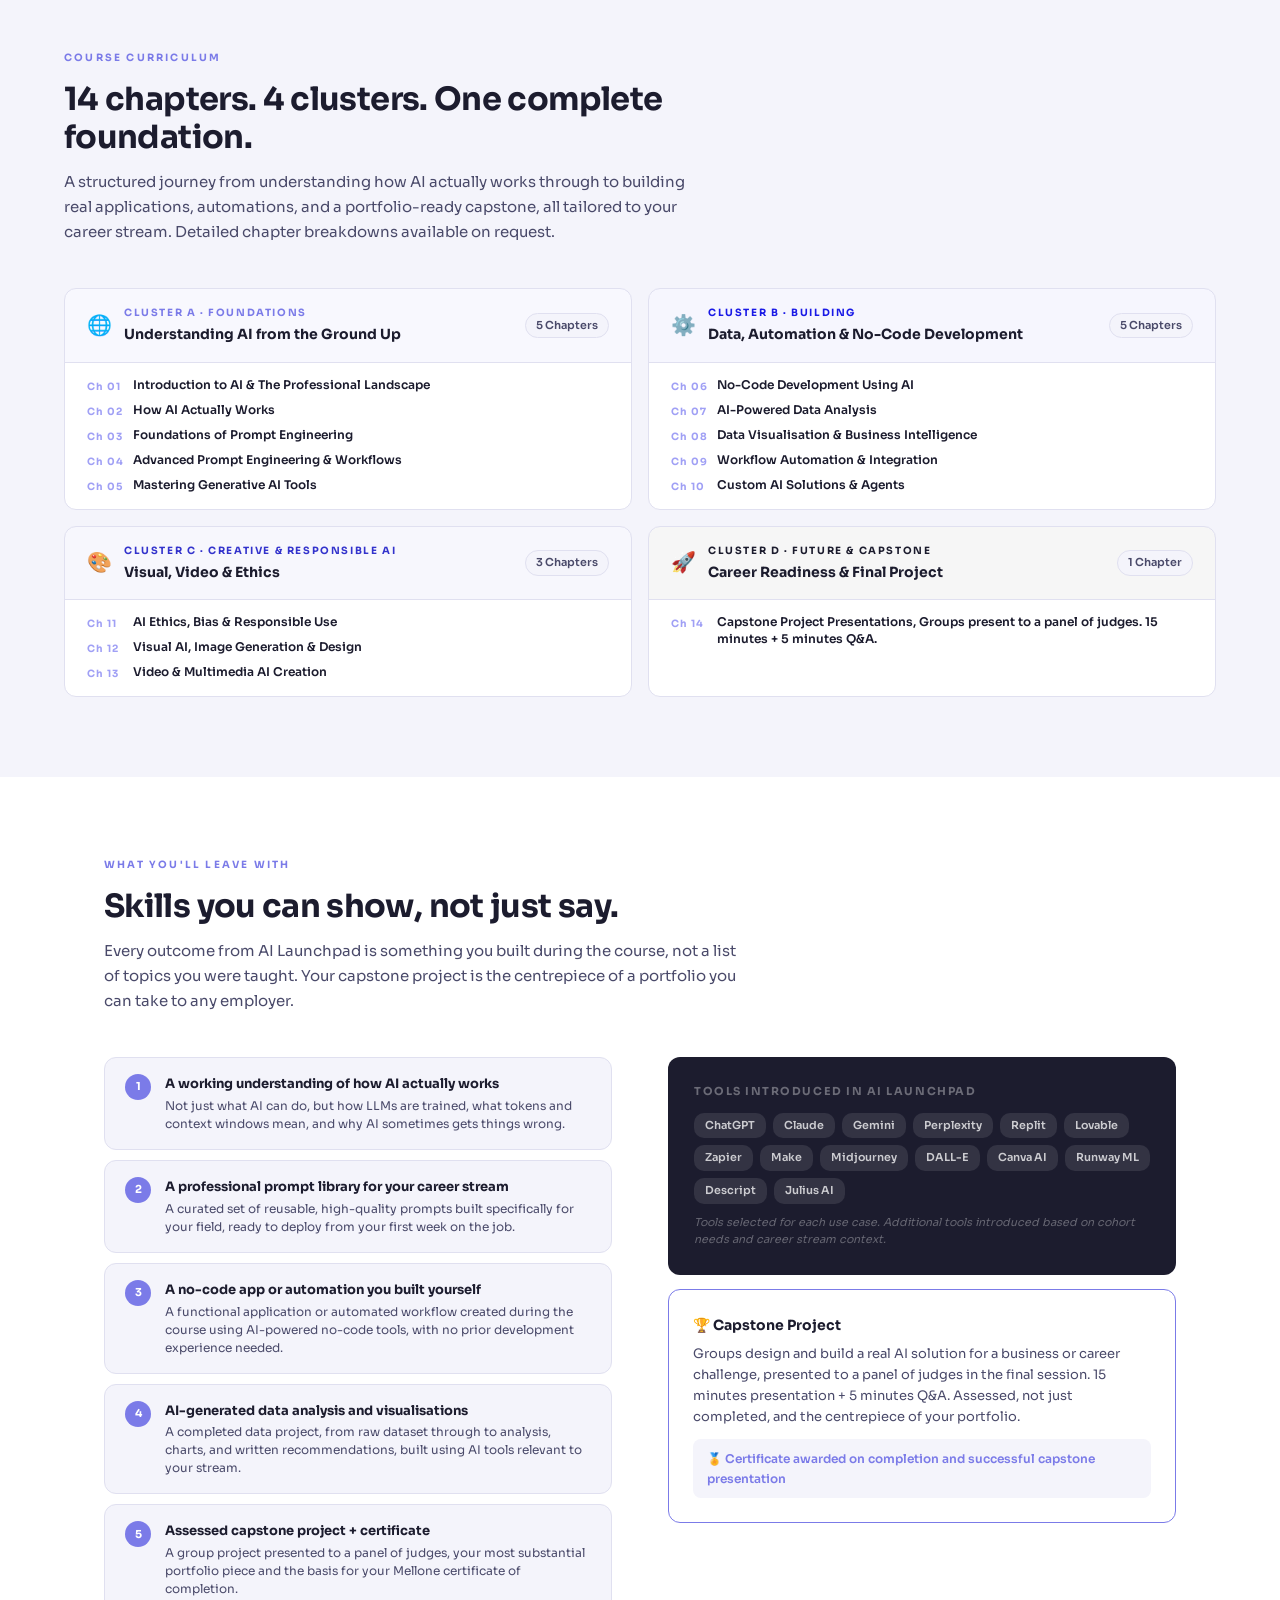
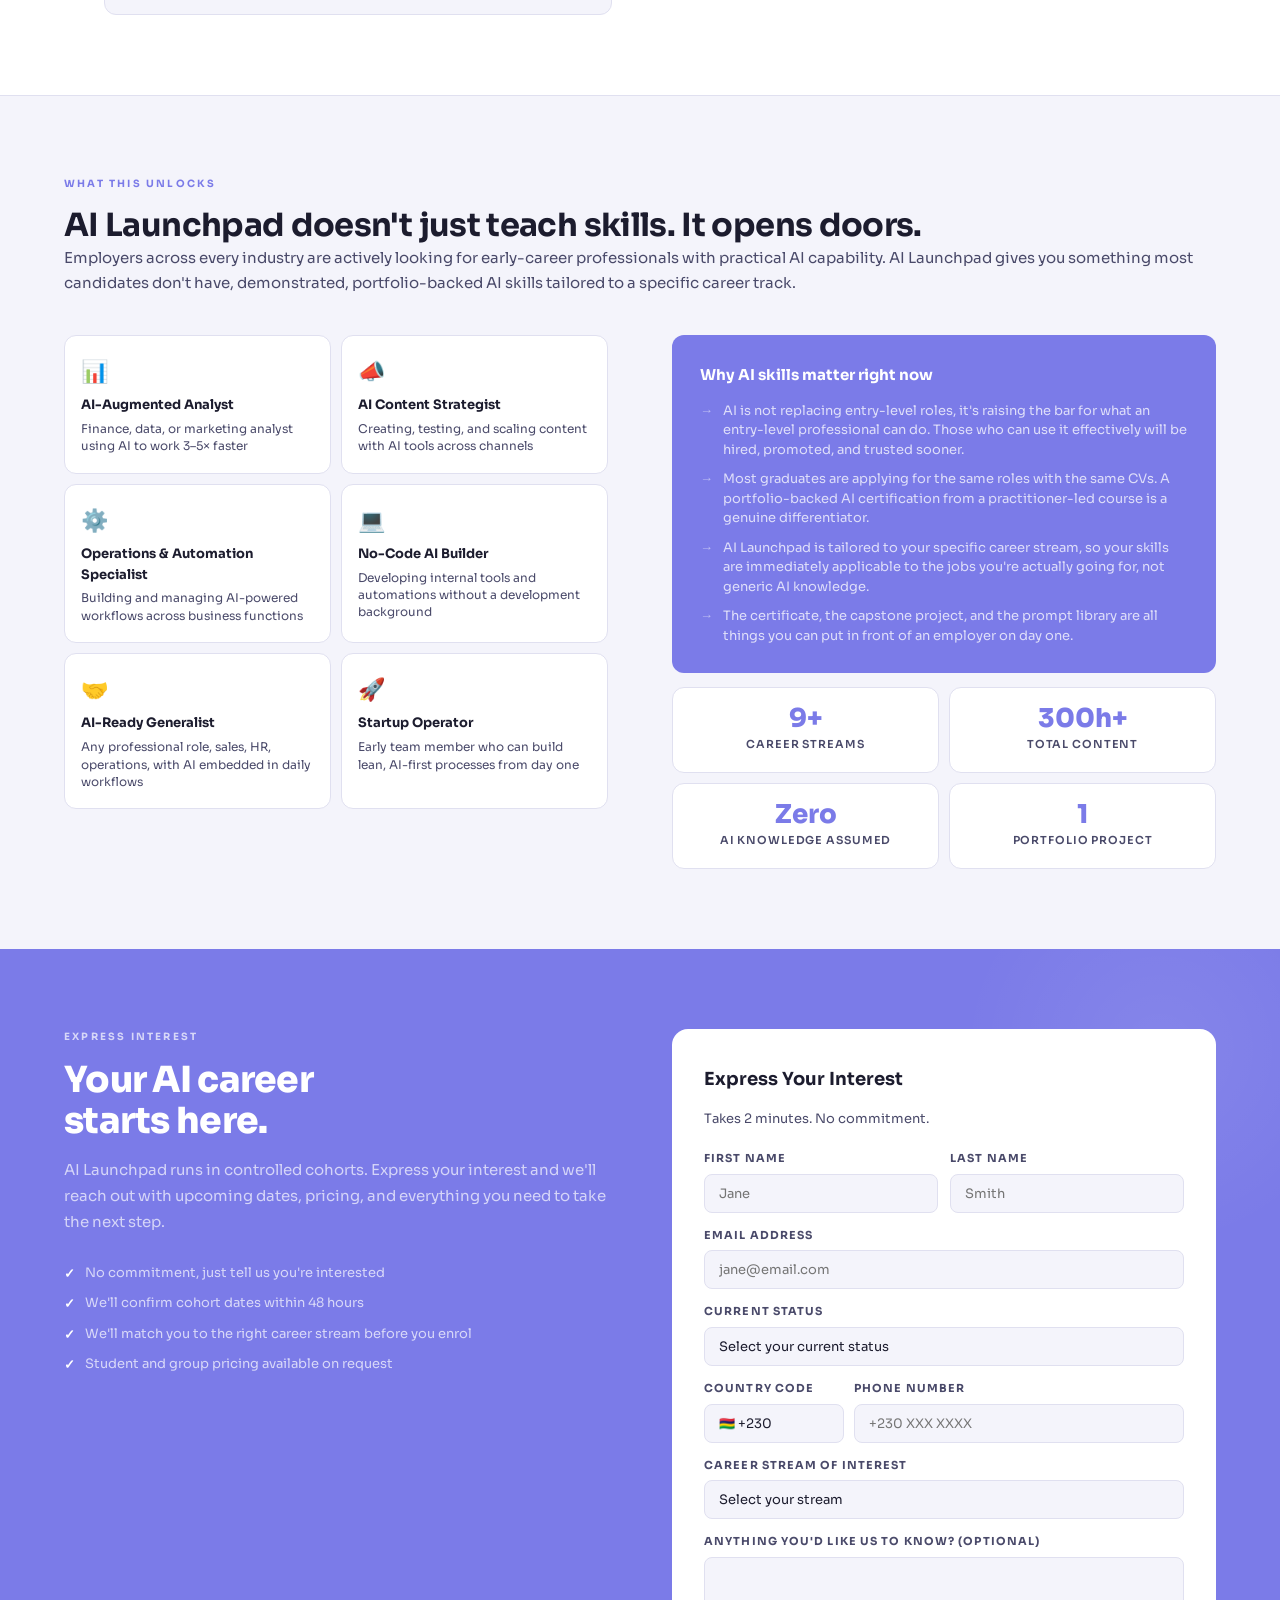
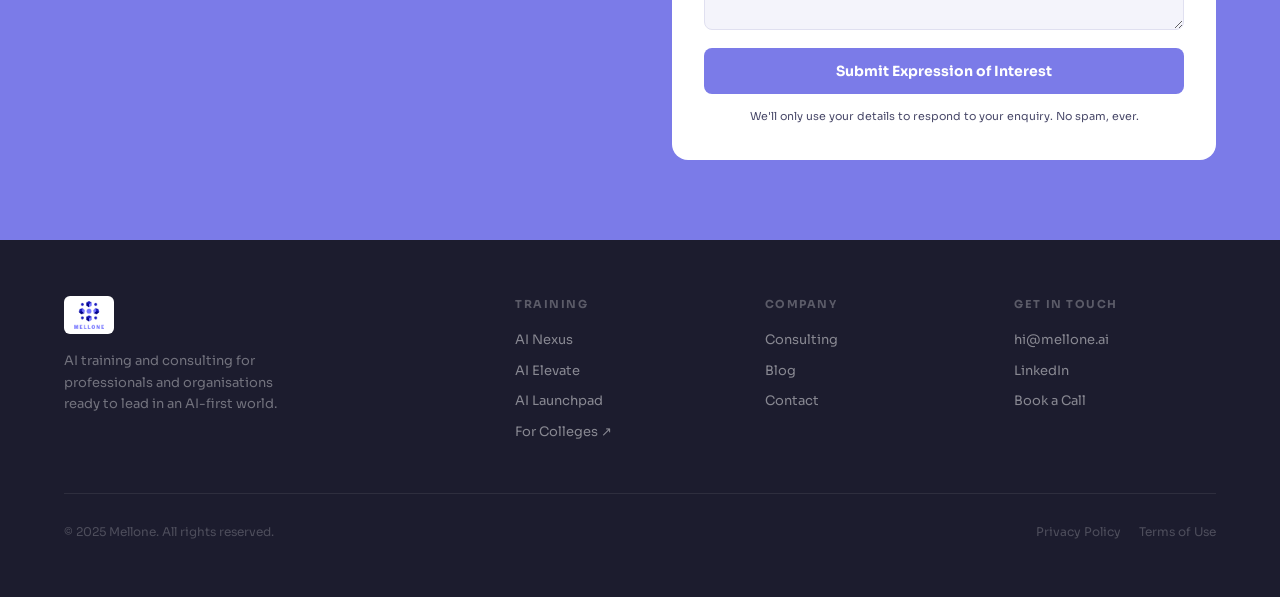
<file: ai-launchpad.html>
<!DOCTYPE html>
<html lang="en">
<head>
  <meta charset="UTF-8" />
  <meta name="viewport" content="width=device-width, initial-scale=1.0" />
  <link rel="icon" type="image/png" href="/favicon-96x96.png" sizes="96x96" />
  <link rel="icon" type="image/svg+xml" href="/favicon.svg" />
  <link rel="shortcut icon" href="/favicon.ico" />
  <link rel="apple-touch-icon" sizes="180x180" href="/apple-touch-icon.png" />
  <meta name="apple-mobile-web-app-title" content="Mellone" />
  <link rel="manifest" href="/site.webmanifest" />
  <title>AI Launchpad | Mellone</title>
  <link rel="stylesheet" href="styles.css" />
  <style>
    /* ---- AI LAUNCHPAD — Periwinkle hero theme ---- */
    .course-hero {
      background: var(--periwinkle);
      position: relative;
      overflow: hidden;
    }
    .course-hero::before { content:''; position:absolute; top:-80px; right:-60px; width:460px; height:460px; border-radius:50%; background:radial-gradient(circle,rgba(255,255,255,0.10) 0%,transparent 70%); pointer-events:none; }
    .course-hero::after  { content:''; position:absolute; bottom:0; left:15%; width:380px; height:380px; border-radius:50%; background:radial-gradient(circle,rgba(100,100,220,0.18) 0%,transparent 70%); pointer-events:none; }

    .hero-inner { display:grid; grid-template-columns:1fr 380px; gap:56px; align-items:end; position:relative; z-index:1; max-width:var(--max-width); margin:0 auto; padding:72px 64px 0; }
    .hero-left { padding-bottom:56px; }

    .course-badge { display:inline-flex; align-items:center; gap:8px; background:rgba(255,255,255,0.18); border:1px solid rgba(255,255,255,0.28); border-radius:20px; padding:5px 14px; margin-bottom:20px; }
    .cb-num { font-size:10px; font-weight:700; letter-spacing:.16em; text-transform:uppercase; color:rgba(255,255,255,0.85); }
    .cb-dot { width:4px; height:4px; border-radius:50%; background:white; }
    .cb-cat { font-size:10px; font-weight:600; letter-spacing:.08em; text-transform:uppercase; color:rgba(255,255,255,0.65); }

    .hero-title   { font-size:clamp(42px,5.5vw,60px); font-weight:800; color:white; letter-spacing:-.03em; line-height:1.04; margin-bottom:8px; }
    .hero-subtitle { font-size:20px; font-weight:400; color:rgba(255,255,255,0.8); margin-bottom:20px; letter-spacing:-.01em; }
    .hero-body    { font-size:16px; color:rgba(255,255,255,0.72); line-height:1.72; max-width:500px; margin-bottom:32px; }
    .hero-actions { display:flex; gap:12px; flex-wrap:wrap; }

    .hero-card { background:rgba(255,255,255,0.12); border:1px solid rgba(255,255,255,0.22); border-radius:16px 16px 0 0; padding:32px 28px; display:flex; flex-direction:column; gap:18px; }
    .hc-row { display:flex; justify-content:space-between; align-items:flex-start; padding-bottom:16px; border-bottom:1px solid rgba(255,255,255,0.10); }
    .hc-row:last-child { border-bottom:none; padding-bottom:0; }
    .hc-label { font-size:10px; font-weight:700; letter-spacing:.16em; text-transform:uppercase; color:rgba(255,255,255,0.45); margin-bottom:5px; }
    .hc-value { font-size:14px; font-weight:600; color:white; }
    .hc-sub   { font-size:12px; color:rgba(255,255,255,0.5); margin-top:2px; }
    .hc-tag   { background:rgba(255,255,255,0.15); border:1px solid rgba(255,255,255,0.25); border-radius:20px; font-size:10px; font-weight:700; letter-spacing:.1em; text-transform:uppercase; color:white; padding:4px 10px; }

    /* SHARED */
    .page-section   { padding:80px 64px; max-width:var(--max-width); margin:0 auto; }
    .page-section--alt { padding:80px 64px; background:var(--off-white); }
    .page-section--alt .section-inner { max-width:var(--max-width); margin:0 auto; }
    .section-intro  { max-width:640px; margin-bottom:44px; }
    .section-intro h2 { margin-bottom:12px; }

    /* WHO */
    .who-grid { display:grid; grid-template-columns:1fr 1fr; gap:56px; align-items:start; }
    .persona-cards { display:flex; flex-direction:column; gap:10px; margin-top:8px; }
    .persona-card { display:flex; gap:14px; align-items:flex-start; padding:18px 20px; border-radius:var(--radius-lg); border:1px solid var(--border); background:var(--off-white); }
    .pc-icon { font-size:24px; flex-shrink:0; }
    .pc-title { font-size:14px; font-weight:700; color:var(--dark-navy); margin-bottom:3px; }
    .pc-desc  { font-size:13px; color:var(--mid-gray); line-height:1.5; }
    .not-for-box { background:var(--off-white); border-radius:var(--radius-lg); border:1px solid var(--border); padding:24px; margin-bottom:14px; }
    .nf-title { font-size:13px; font-weight:700; color:var(--dark-navy); margin-bottom:14px; }
    .nf-item  { display:flex; gap:8px; font-size:13px; color:var(--mid-gray); line-height:1.5; margin-bottom:10px; }
    .nf-item:last-child { margin-bottom:0; }
    .nf-item::before { content:'✗'; color:#CC3344; font-weight:700; flex-shrink:0; }
    .prereq-box   { background:var(--periwinkle); border-radius:var(--radius-lg); padding:20px 24px; }
    .prereq-title { font-size:13px; font-weight:700; color:white; margin-bottom:8px; }
    .prereq-desc  { font-size:13px; color:rgba(255,255,255,0.72); line-height:1.55; }

    /* CURRICULUM */
    .cluster-grid { display:grid; grid-template-columns:1fr 1fr; gap:16px; }
    .cluster-card { background:white; border-radius:var(--radius-lg); border:1px solid var(--border); overflow:hidden; }
    .cluster-head { padding:16px 22px; display:flex; align-items:center; gap:12px; border-bottom:1px solid var(--border); }
    .cl-icon  { font-size:20px; }
    .cl-label { font-size:10px; font-weight:700; letter-spacing:.16em; text-transform:uppercase; margin-bottom:2px; }
    .cl-name  { font-size:14px; font-weight:700; color:var(--dark-navy); }
    .cl-count { margin-left:auto; font-size:11px; font-weight:600; color:var(--mid-gray); background:var(--off-white); border:1px solid var(--border); border-radius:20px; padding:3px 10px; flex-shrink:0; }
    .cluster-body { padding:14px 22px; display:flex; flex-direction:column; gap:7px; }
    .ch-row { display:flex; gap:8px; align-items:flex-start; }
    .ch-num  { font-size:10px; font-weight:700; letter-spacing:.1em; color:var(--pale-blue); flex-shrink:0; margin-top:2px; white-space:nowrap; min-width:38px; }
    .ch-name { font-size:12px; font-weight:600; color:var(--dark-navy); line-height:1.4; }
    .cl-a .cluster-head { background:rgba(123,123,232,0.05); } .cl-a .cl-label { color:var(--periwinkle); }
    .cl-b .cluster-head { background:rgba(26,26,230,0.04); }   .cl-b .cl-label { color:var(--deep-blue); }
    .cl-c .cluster-head { background:rgba(51,51,204,0.04); }   .cl-c .cl-label { color:var(--mid-blue); }
    .cl-d .cluster-head { background:rgba(28,28,46,0.04); }    .cl-d .cl-label { color:var(--dark-navy); }
    .cluster-card.full { grid-column:1/-1; }
    .capstone-detail { font-size:13px; color:var(--mid-gray); line-height:1.6; }

    /* OUTCOMES */
    .outcomes-grid { display:grid; grid-template-columns:1fr 1fr; gap:56px; align-items:start; }
    .outcome-list  { display:flex; flex-direction:column; gap:10px; }
    .outcome-item  { display:flex; gap:14px; align-items:flex-start; background:var(--off-white); border:1px solid var(--border); border-radius:var(--radius-lg); padding:16px 20px; }
    .oi-num  { width:26px; height:26px; border-radius:50%; background:var(--periwinkle); color:white; font-size:11px; font-weight:700; display:flex; align-items:center; justify-content:center; flex-shrink:0; }
    .oi-title { font-size:13px; font-weight:700; color:var(--dark-navy); margin-bottom:2px; }
    .oi-desc  { font-size:12px; color:var(--mid-gray); line-height:1.5; }
    .outcomes-right { display:flex; flex-direction:column; gap:14px; }
    .tools-box { background:var(--dark-navy); border-radius:var(--radius-lg); padding:26px; }
    .tb-label  { font-size:11px; font-weight:700; letter-spacing:.14em; text-transform:uppercase; color:rgba(255,255,255,0.35); margin-bottom:12px; }
    .tb-chips  { display:flex; flex-wrap:wrap; gap:7px; margin-bottom:10px; }
    .tb-chip   { background:rgba(255,255,255,0.10); color:rgba(255,255,255,0.75); font-size:11px; font-weight:600; padding:4px 11px; border-radius:10px; }
    .tb-note   { font-size:11px; color:rgba(255,255,255,0.32); font-style:italic; }
    .capstone-box { background:white; border:1.5px solid var(--periwinkle); border-radius:var(--radius-lg); padding:24px; }
    .cb-title { font-size:14px; font-weight:700; color:var(--dark-navy); margin-bottom:8px; }
    .cb-desc  { font-size:13px; color:var(--mid-gray); line-height:1.6; margin-bottom:12px; }
    .cb-cert  { display:flex; align-items:center; gap:8px; background:var(--off-white); border-radius:var(--radius-md); padding:10px 14px; font-size:12px; font-weight:600; color:var(--periwinkle); }

    /* CAREER OUTCOMES */
    .career-inner { display:grid; grid-template-columns:1fr 1fr; gap:64px; align-items:start; margin-top:40px; }
    .career-roles { display:grid; grid-template-columns:1fr 1fr; gap:10px; }
    .role-card    { background:white; border:1px solid var(--border); border-radius:var(--radius-lg); padding:18px 16px; }
    .role-icon  { font-size:22px; margin-bottom:6px; }
    .role-title { font-size:13px; font-weight:700; color:var(--dark-navy); margin-bottom:4px; }
    .role-desc  { font-size:12px; color:var(--mid-gray); line-height:1.45; }
    .career-right { display:flex; flex-direction:column; gap:14px; }
    .career-why { background:var(--periwinkle); border-radius:var(--radius-lg); padding:28px; }
    .cw-title { font-size:15px; font-weight:700; color:white; margin-bottom:14px; }
    .cw-points { display:flex; flex-direction:column; gap:10px; }
    .cw-point { display:flex; gap:10px; font-size:13px; color:rgba(255,255,255,0.75); line-height:1.5; }
    .cw-point::before { content:'→'; color:rgba(255,255,255,0.5); font-weight:700; flex-shrink:0; }
    .career-stat-row { display:grid; grid-template-columns:1fr 1fr; gap:10px; }
    .career-stat { background:white; border:1px solid var(--border); border-radius:var(--radius-lg); padding:18px 20px; text-align:center; }
    .cs-num { font-size:26px; font-weight:800; color:var(--periwinkle); line-height:1; margin-bottom:4px; }
    .cs-lbl { font-size:11px; font-weight:600; color:var(--mid-gray); letter-spacing:.08em; text-transform:uppercase; }

    /* INTEREST FORM */
    .interest-section { background:var(--periwinkle); padding:80px 64px; display:grid; grid-template-columns:1fr 1fr; gap:64px; align-items:start; position:relative; overflow:hidden; }
    .interest-section::before { content:''; position:absolute; top:-100px; right:-80px; width:400px; height:400px; border-radius:50%; background:radial-gradient(circle,rgba(255,255,255,0.08) 0%,transparent 70%); }
    .int-left  { position:relative; z-index:1; }
    .int-eyebrow { font-size:10px; font-weight:700; letter-spacing:.22em; text-transform:uppercase; color:rgba(255,255,255,0.7); margin-bottom:14px; display:block; }
    .int-h2    { font-size:clamp(26px,3vw,36px); font-weight:800; color:white; letter-spacing:-.02em; line-height:1.15; margin-bottom:16px; }
    .int-body  { font-size:15px; color:rgba(255,255,255,0.68); line-height:1.72; margin-bottom:28px; }
    .int-bullets { display:flex; flex-direction:column; gap:10px; }
    .int-bullet { display:flex; gap:10px; font-size:13px; color:rgba(255,255,255,0.7); line-height:1.5; }
    .int-bullet::before { content:'✓'; color:white; font-weight:700; flex-shrink:0; margin-top:1px; }
    .int-form  { background:white; border-radius:var(--radius-xl); padding:36px 32px; position:relative; z-index:1; display:flex; flex-direction:column; gap:14px; }
    .form-title    { font-size:18px; font-weight:700; color:var(--dark-navy); margin-bottom:2px; }
    .form-subtitle { font-size:13px; color:var(--mid-gray); margin-bottom:6px; }
    .form-row  { display:grid; grid-template-columns:1fr 1fr; gap:12px; }
    .form-group { display:flex; flex-direction:column; gap:6px; }
    .form-group.full { grid-column:1/-1; }
    .form-label { font-size:11px; font-weight:700; letter-spacing:.1em; text-transform:uppercase; color:var(--mid-gray); }
    .form-input, .form-select { font-family:'Sora',sans-serif; font-size:13px; color:var(--dark-navy); border:1.5px solid var(--border); border-radius:var(--radius-md); padding:10px 14px; background:var(--off-white); outline:none; width:100%; appearance:none; }
    .form-input:focus, .form-select:focus { border-color:var(--periwinkle); background:white; }
    .form-submit { background:var(--periwinkle); color:white; font-family:'Sora',sans-serif; font-size:14px; font-weight:700; padding:14px; border-radius:var(--radius-md); border:none; cursor:pointer; width:100%; margin-top:4px; transition:background .15s; }
    .form-submit:hover { background:var(--mid-blue); }
    .form-privacy { font-size:11px; color:var(--mid-gray); text-align:center; line-height:1.5; }
    .phone-row { display:grid; grid-template-columns:140px 1fr; gap:10px; }

    /* RESPONSIVE */
    @media (max-width:1024px) {
      .hero-inner { grid-template-columns:1fr; padding:56px 40px 0; gap:40px; }
      .hero-card  { border-radius:var(--radius-xl); }
      .hero-left  { padding-bottom:0; }
      .who-grid, .outcomes-grid, .career-inner { grid-template-columns:1fr; gap:32px; }
      .cluster-grid { grid-template-columns:1fr; }
      .interest-section { grid-template-columns:1fr; padding:64px 40px; }
      .page-section, .page-section--alt { padding:64px 40px; }
    }
    @media (max-width:768px) {
      .hero-inner { padding:40px 20px 0; }
      .career-roles { grid-template-columns:1fr; }
      .career-stat-row { grid-template-columns:1fr 1fr; }
      .page-section, .page-section--alt { padding:56px 20px; }
      .interest-section { padding:56px 20px; }
      .form-row { grid-template-columns:1fr; }
      .phone-row { grid-template-columns:1fr; }
    }
  </style>
</head>
<body>

  <!-- NAV -->
  <nav class="nav">
    <a href="index.html" class="nav-logo"><img src="assets/FullLogo_NoBuffer.png" alt="Mellone" /></a>
    <div class="nav-links">
      <div class="nav-dropdown">
        <button class="nav-dropdown-toggle">Services<svg viewBox="0 0 12 12" fill="none"><path d="M2 4l4 4 4-4" stroke="currentColor" stroke-width="1.5" stroke-linecap="round" stroke-linejoin="round"/></svg></button>
        <div class="nav-dropdown-menu">
          <a href="consulting.html" class="nav-dropdown-item">Consulting</a>
          <a href="training.html" class="nav-dropdown-item">Training</a>
        </div>
      </div>
      <div class="nav-dropdown">
        <button class="nav-dropdown-toggle">Products<svg viewBox="0 0 12 12" fill="none"><path d="M2 4l4 4 4-4" stroke="currentColor" stroke-width="1.5" stroke-linecap="round" stroke-linejoin="round"/></svg></button>
        <div class="nav-dropdown-menu">
          <a href="ai-nexus.html" class="nav-dropdown-item">AI Nexus</a>
          <a href="ai-launchpad.html" class="nav-dropdown-item">AI Launchpad</a>
          <a href="ai-elevate.html" class="nav-dropdown-item">AI Elevate</a>
          <a href="https://campuslogix.in/" class="nav-dropdown-item" target="_blank" rel="noopener">For Colleges ↗</a>
        </div>
      </div>
      <a href="blog.html" class="nav-link">Blog</a>
      <a href="contact.html" class="nav-link">Contact</a>
    </div>
    <div class="nav-right"><a href="contact.html" class="nav-cta">Talk to Us</a></div>
    <button class="nav-hamburger" aria-label="Toggle menu" onclick="this.closest('.nav').classList.toggle('mobile-open')"><span></span><span></span><span></span></button>
  </nav>

  <!-- BREADCRUMB -->
  <div class="breadcrumb-bar">
    <a href="training.html" class="bc-link">Training</a>
    <span class="bc-sep">›</span>
    <span class="bc-current">AI Launchpad</span>
  </div>

  <!-- HERO -->
  <section class="course-hero animate-fade-up">
    <div class="hero-inner">
      <div class="hero-left">
        <div class="course-badge">
          <span class="cb-num">Course 03</span>
          <span class="cb-dot"></span>
          <span class="cb-cat">Early Career · Students</span>
        </div>
        <div class="hero-title">AI Launchpad</div>
        <div class="hero-subtitle">Career Foundation in AI</div>
        <p class="hero-body">For graduates and early-career professionals who want a genuine, job-ready AI skillset, built from absolute first principles, tailored to their career track, and ending with a portfolio-ready capstone project they can show employers.</p>
        <div class="hero-actions">
          <a href="#interest" class="btn btn-white-periwinkle btn-lg">Express Interest</a>
          <a href="#curriculum" class="btn btn-ghost-white">View Curriculum</a>
        </div>
      </div>

      <div class="hero-card">
        <div class="hc-row"><div><div class="hc-label">Format</div><div class="hc-value">Live + On-Demand</div><div class="hc-sub">Hybrid delivery</div></div><span class="hc-tag">Hybrid</span></div>
        <div class="hc-row"><div><div class="hc-label">Live Hours</div><div class="hc-value">100 hours</div><div class="hc-sub">+ 200h+ on-demand library</div></div></div>
        <div class="hc-row"><div><div class="hc-label">Cohort Size</div><div class="hc-value">100–150+ per cohort</div><div class="hc-sub">Controlled cohort, live instruction</div></div></div>
        <div class="hc-row"><div><div class="hc-label">Level</div><div class="hc-value">Absolute Beginner → Capable</div><div class="hc-sub">Zero AI knowledge assumed</div></div></div>
        <div class="hc-row"><div><div class="hc-label">Pricing</div><div class="hc-value">Available on request</div><div class="hc-sub">Individual and group pricing available</div></div></div>
      </div>
    </div>
  </section>

  <!-- STATS -->
  <div class="stats-strip">
    <div class="stat-cell"><span class="stat-icon">⏱</span><div><div class="stat-num text-periwinkle">100h</div><div class="stat-lbl">Live Instructor-Led</div></div></div>
    <div class="stat-cell"><span class="stat-icon">🎬</span><div><div class="stat-num text-periwinkle">200h+</div><div class="stat-lbl">On-Demand Content</div></div></div>
    <div class="stat-cell"><span class="stat-icon">📚</span><div><div class="stat-num text-periwinkle">14</div><div class="stat-lbl">Chapters Across 4 Clusters</div></div></div>
    <div class="stat-cell"><span class="stat-icon">🎯</span><div><div class="stat-num text-periwinkle">9+</div><div class="stat-lbl">Streams Career-Track Tailored</div></div></div>
    <div class="stat-cell"><span class="stat-icon">🏆</span><div><div class="stat-num text-periwinkle">Capstone</div><div class="stat-lbl">+ Certificate</div></div></div>
  </div>

  <!-- WHO -->
  <section style="border-bottom:1px solid var(--border);">
    <div class="page-section">
      <div class="who-grid">
        <div>
          <span class="eyebrow">Who It's For</span>
          <h2>Built for those at the start of something big.</h2>
          <p class="body-md">AI Launchpad is designed for people who are early in their career and want to build real, lasting AI capability, not just surface-level tool familiarity.</p>
          <div class="persona-cards" style="margin-top:28px;">
            <div class="persona-card">
              <span class="pc-icon">🎓</span>
              <div>
                <div class="pc-title">Recent Graduates</div>
                <p class="pc-desc">Entering the workforce and want to stand out. AI Launchpad gives you a concrete, demonstrable skillset that most graduates simply don't have.</p>
              </div>
            </div>
            <div class="persona-card">
              <span class="pc-icon">💼</span>
              <div>
                <div class="pc-title">Early-Career Professionals (1–3 years)</div>
                <p class="pc-desc">You've started your career but want to accelerate it, adding deep AI capability to your existing professional foundation to move faster and do more.</p>
              </div>
            </div>
            <div class="persona-card">
              <span class="pc-icon">🔄</span>
              <div>
                <div class="pc-title">Career Starters &amp; Switchers</div>
                <p class="pc-desc">Coming from a non-professional background or pivoting to a new field, AI Launchpad gives you a credible, structured foundation to enter the workforce AI-ready.</p>
              </div>
            </div>
          </div>
        </div>
        <div>
          <div class="not-for-box">
            <div class="nf-title">⚠️ AI Launchpad may not be right if you...</div>
            <div class="nf-item">Have 5+ years of professional experience in your field</div>
            <div class="nf-item">Are a founder or C-Suite leader (see AI Nexus)</div>
            <div class="nf-item">Are looking for a quick overview rather than deep learning</div>
            <div class="nf-item">Are not ready for a sustained 100-hour learning commitment</div>
          </div>
          <div class="prereq-box">
            <div class="prereq-title">✓ What you do need</div>
            <p class="prereq-desc">Absolutely no AI knowledge required, we start from zero. All you need is curiosity, commitment, and a career direction you want to build towards. We'll do the rest.</p>
          </div>
        </div>
      </div>
    </div>
  </section>

  <!-- CURRICULUM -->
  <section class="page-section--alt" id="curriculum">
    <div class="section-inner">
      <div class="section-intro">
        <span class="eyebrow">Course Curriculum</span>
        <h2>14 chapters. 4 clusters. One complete foundation.</h2>
        <p class="body-md">A structured journey from understanding how AI actually works through to building real applications, automations, and a portfolio-ready capstone, all tailored to your career stream. Detailed chapter breakdowns available on request.</p>
      </div>

      <div class="cluster-grid">
        <div class="cluster-card cl-a">
          <div class="cluster-head">
            <span class="cl-icon">🌐</span>
            <div>
              <div class="cl-label">Cluster A · Foundations</div>
              <div class="cl-name">Understanding AI from the Ground Up</div>
            </div>
            <span class="cl-count">5 Chapters</span>
          </div>
          <div class="cluster-body">
            <div class="ch-row"><span class="ch-num">Ch 01</span><span class="ch-name">Introduction to AI &amp; The Professional Landscape</span></div>
            <div class="ch-row"><span class="ch-num">Ch 02</span><span class="ch-name">How AI Actually Works</span></div>
            <div class="ch-row"><span class="ch-num">Ch 03</span><span class="ch-name">Foundations of Prompt Engineering</span></div>
            <div class="ch-row"><span class="ch-num">Ch 04</span><span class="ch-name">Advanced Prompt Engineering &amp; Workflows</span></div>
            <div class="ch-row"><span class="ch-num">Ch 05</span><span class="ch-name">Mastering Generative AI Tools</span></div>
          </div>
        </div>

        <div class="cluster-card cl-b">
          <div class="cluster-head">
            <span class="cl-icon">⚙️</span>
            <div>
              <div class="cl-label">Cluster B · Building</div>
              <div class="cl-name">Data, Automation &amp; No-Code Development</div>
            </div>
            <span class="cl-count">5 Chapters</span>
          </div>
          <div class="cluster-body">
            <div class="ch-row"><span class="ch-num">Ch 06</span><span class="ch-name">No-Code Development Using AI</span></div>
            <div class="ch-row"><span class="ch-num">Ch 07</span><span class="ch-name">AI-Powered Data Analysis</span></div>
            <div class="ch-row"><span class="ch-num">Ch 08</span><span class="ch-name">Data Visualisation &amp; Business Intelligence</span></div>
            <div class="ch-row"><span class="ch-num">Ch 09</span><span class="ch-name">Workflow Automation &amp; Integration</span></div>
            <div class="ch-row"><span class="ch-num">Ch 10</span><span class="ch-name">Custom AI Solutions &amp; Agents</span></div>
          </div>
        </div>

        <div class="cluster-card cl-c">
          <div class="cluster-head">
            <span class="cl-icon">🎨</span>
            <div>
              <div class="cl-label">Cluster C · Creative &amp; Responsible AI</div>
              <div class="cl-name">Visual, Video &amp; Ethics</div>
            </div>
            <span class="cl-count">3 Chapters</span>
          </div>
          <div class="cluster-body">
            <div class="ch-row"><span class="ch-num">Ch 11</span><span class="ch-name">AI Ethics, Bias &amp; Responsible Use</span></div>
            <div class="ch-row"><span class="ch-num">Ch 12</span><span class="ch-name">Visual AI, Image Generation &amp; Design</span></div>
            <div class="ch-row"><span class="ch-num">Ch 13</span><span class="ch-name">Video &amp; Multimedia AI Creation</span></div>
          </div>
        </div>

        <div class="cluster-card cl-d">
          <div class="cluster-head">
            <span class="cl-icon">🚀</span>
            <div>
              <div class="cl-label">Cluster D · Future &amp; Capstone</div>
              <div class="cl-name">Career Readiness &amp; Final Project</div>
            </div>
            <span class="cl-count">1 Chapter</span>
          </div>
          <div class="cluster-body">
            <div class="ch-row"><span class="ch-num">Ch 14</span><span class="ch-name">Capstone Project Presentations, Groups present to a panel of judges. 15 minutes + 5 minutes Q&amp;A.</span></div>
          </div>
        </div>
      </div>
    </div>
  </section>

  <!-- OUTCOMES -->
  <section style="border-bottom:1px solid var(--border);">
    <div class="page-section">
      <div class="section-intro">
        <span class="eyebrow">What You'll Leave With</span>
        <h2>Skills you can show, not just say.</h2>
        <p class="body-md">Every outcome from AI Launchpad is something you built during the course, not a list of topics you were taught. Your capstone project is the centrepiece of a portfolio you can take to any employer.</p>
      </div>
      <div class="outcomes-grid">
        <div class="outcome-list">
          <div class="outcome-item"><div class="oi-num">1</div><div><div class="oi-title">A working understanding of how AI actually works</div><div class="oi-desc">Not just what AI can do, but how LLMs are trained, what tokens and context windows mean, and why AI sometimes gets things wrong.</div></div></div>
          <div class="outcome-item"><div class="oi-num">2</div><div><div class="oi-title">A professional prompt library for your career stream</div><div class="oi-desc">A curated set of reusable, high-quality prompts built specifically for your field, ready to deploy from your first week on the job.</div></div></div>
          <div class="outcome-item"><div class="oi-num">3</div><div><div class="oi-title">A no-code app or automation you built yourself</div><div class="oi-desc">A functional application or automated workflow created during the course using AI-powered no-code tools, with no prior development experience needed.</div></div></div>
          <div class="outcome-item"><div class="oi-num">4</div><div><div class="oi-title">AI-generated data analysis and visualisations</div><div class="oi-desc">A completed data project, from raw dataset through to analysis, charts, and written recommendations, built using AI tools relevant to your stream.</div></div></div>
          <div class="outcome-item"><div class="oi-num">5</div><div><div class="oi-title">Assessed capstone project + certificate</div><div class="oi-desc">A group project presented to a panel of judges, your most substantial portfolio piece and the basis for your Mellone certificate of completion.</div></div></div>
        </div>

        <div class="outcomes-right">
          <div class="tools-box">
            <div class="tb-label">Tools Introduced in AI Launchpad</div>
            <div class="tb-chips">
              <span class="tb-chip">ChatGPT</span><span class="tb-chip">Claude</span><span class="tb-chip">Gemini</span>
              <span class="tb-chip">Perplexity</span><span class="tb-chip">Replit</span><span class="tb-chip">Lovable</span>
              <span class="tb-chip">Zapier</span><span class="tb-chip">Make</span><span class="tb-chip">Midjourney</span>
              <span class="tb-chip">DALL-E</span><span class="tb-chip">Canva AI</span><span class="tb-chip">Runway ML</span>
              <span class="tb-chip">Descript</span><span class="tb-chip">Julius AI</span>
            </div>
            <div class="tb-note">Tools selected for each use case. Additional tools introduced based on cohort needs and career stream context.</div>
          </div>

          <div class="capstone-box">
            <div class="cb-title">🏆 Capstone Project</div>
            <p class="cb-desc">Groups design and build a real AI solution for a business or career challenge, presented to a panel of judges in the final session. 15 minutes presentation + 5 minutes Q&amp;A. Assessed, not just completed, and the centrepiece of your portfolio.</p>
            <div class="cb-cert">🏅 Certificate awarded on completion and successful capstone presentation</div>
          </div>
        </div>
      </div>
    </div>
  </section>

  <!-- CAREER OUTCOMES -->
  <section class="page-section--alt">
    <div class="section-inner">
      <div>
        <span class="eyebrow">What This Unlocks</span>
        <h2>AI Launchpad doesn't just teach skills. It opens doors.</h2>
        <p class="body-md">Employers across every industry are actively looking for early-career professionals with practical AI capability. AI Launchpad gives you something most candidates don't have, demonstrated, portfolio-backed AI skills tailored to a specific career track.</p>
      </div>

      <div class="career-inner">
        <div class="career-roles">
          <div class="role-card"><div class="role-icon">📊</div><div class="role-title">AI-Augmented Analyst</div><div class="role-desc">Finance, data, or marketing analyst using AI to work 3–5× faster</div></div>
          <div class="role-card"><div class="role-icon">📣</div><div class="role-title">AI Content Strategist</div><div class="role-desc">Creating, testing, and scaling content with AI tools across channels</div></div>
          <div class="role-card"><div class="role-icon">⚙️</div><div class="role-title">Operations &amp; Automation Specialist</div><div class="role-desc">Building and managing AI-powered workflows across business functions</div></div>
          <div class="role-card"><div class="role-icon">💻</div><div class="role-title">No-Code AI Builder</div><div class="role-desc">Developing internal tools and automations without a development background</div></div>
          <div class="role-card"><div class="role-icon">🤝</div><div class="role-title">AI-Ready Generalist</div><div class="role-desc">Any professional role, sales, HR, operations, with AI embedded in daily workflows</div></div>
          <div class="role-card"><div class="role-icon">🚀</div><div class="role-title">Startup Operator</div><div class="role-desc">Early team member who can build lean, AI-first processes from day one</div></div>
        </div>

        <div class="career-right">
          <div class="career-why">
            <div class="cw-title">Why AI skills matter right now</div>
            <div class="cw-points">
              <div class="cw-point">AI is not replacing entry-level roles, it's raising the bar for what an entry-level professional can do. Those who can use it effectively will be hired, promoted, and trusted sooner.</div>
              <div class="cw-point">Most graduates are applying for the same roles with the same CVs. A portfolio-backed AI certification from a practitioner-led course is a genuine differentiator.</div>
              <div class="cw-point">AI Launchpad is tailored to your specific career stream, so your skills are immediately applicable to the jobs you're actually going for, not generic AI knowledge.</div>
              <div class="cw-point">The certificate, the capstone project, and the prompt library are all things you can put in front of an employer on day one.</div>
            </div>
          </div>

          <div class="career-stat-row">
            <div class="career-stat"><div class="cs-num">9+</div><div class="cs-lbl">Career Streams</div></div>
            <div class="career-stat"><div class="cs-num">300h+</div><div class="cs-lbl">Total Content</div></div>
            <div class="career-stat"><div class="cs-num">Zero</div><div class="cs-lbl">AI Knowledge Assumed</div></div>
            <div class="career-stat"><div class="cs-num">1</div><div class="cs-lbl">Portfolio Project</div></div>
          </div>
        </div>
      </div>
    </div>
  </section>

  <!-- INTEREST FORM -->
  <section class="interest-section" id="interest">
    <div class="int-left">
      <span class="int-eyebrow">Express Interest</span>
      <div class="int-h2">Your AI career<br>starts here.</div>
      <p class="int-body">AI Launchpad runs in controlled cohorts. Express your interest and we'll reach out with upcoming dates, pricing, and everything you need to take the next step.</p>
      <div class="int-bullets">
        <div class="int-bullet">No commitment, just tell us you're interested</div>
        <div class="int-bullet">We'll confirm cohort dates within 48 hours</div>
        <div class="int-bullet">We'll match you to the right career stream before you enrol</div>
        <div class="int-bullet">Student and group pricing available on request</div>
      </div>
    </div>

    <form class="int-form" name="ai-launchpad-interest-form" method="POST" netlify>
      <input type="hidden" name="form-name" value="ai-launchpad-interest-form" />
      <div class="form-title">Express Your Interest</div>
      <div class="form-subtitle">Takes 2 minutes. No commitment.</div>

      <div class="form-row">
        <div class="form-group"><label class="form-label">First Name</label><input type="text" class="form-input" name="first-name" placeholder="Jane" /></div>
        <div class="form-group"><label class="form-label">Last Name</label><input type="text" class="form-input" name="last-name" placeholder="Smith" /></div>
      </div>

      <div class="form-group full"><label class="form-label">Email Address</label><input type="email" class="form-input" name="email" placeholder="jane@email.com" /></div>

      <div class="form-group full">
        <label class="form-label">Current Status</label>
        <select class="form-select" name="current-status">
          <option value="">Select your current status</option>
          <option>Final year student</option>
          <option>Recent graduate (less than 1 year)</option>
          <option>Early career professional (1–3 years)</option>
          <option>Career switcher</option>
          <option>Other</option>
        </select>
      </div>

      <div class="form-group full phone-row">
        <div class="form-group">
          <label class="form-label">Country Code</label>
          <select class="form-select" name="country-code">
            <option>🇲🇺 +230</option>
            <option>🇺🇸 +1</option>
            <option>🇬🇧 +44</option>
            <option>🇮🇳 +91</option>
            <option>🇦🇺 +61</option>
            <option>🇿🇦 +27</option>
            <option>🇳🇬 +234</option>
            <option>Other</option>
          </select>
        </div>
        <div class="form-group">
          <label class="form-label">Phone Number</label>
          <input type="tel" class="form-input" name="phone" placeholder="+230 XXX XXXX" />
        </div>
      </div>

      <div class="form-group full">
        <label class="form-label">Career Stream of Interest</label>
        <select class="form-select" name="career-stream">
          <option value="">Select your stream</option>
          <option>Finance</option>
          <option>Marketing</option>
          <option>HR</option>
          <option>Operations</option>
          <option>Data &amp; Analytics</option>
          <option>Product &amp; Tech</option>
          <option>Sales</option>
          <option>Vendor Management</option>
          <option>Customer Experience</option>
          <option>Not sure yet</option>
        </select>
      </div>

      <div class="form-group full">
        <label class="form-label">Anything you'd like us to know? (optional)</label>
        <textarea class="form-input" name="message" rows="3" style="resize:vertical;"></textarea>
      </div>

      <button class="form-submit">Submit Expression of Interest</button>
      <p class="form-privacy">We'll only use your details to respond to your enquiry. No spam, ever.</p>
    </form>
  </section>

  <!-- FOOTER -->
  <footer class="footer">
    <div class="footer-inner">
      <div class="footer-top">
        <div class="footer-brand">
          <div class="footer-logo-wrap"><div class="footer-logo-img"><img src="assets/FullLogo_NoBuffer.png" alt="Mellone" /></div></div>
          <p class="footer-tagline">AI training and consulting for professionals and organisations ready to lead in an AI-first world.</p>
        </div>
        <div>
          <div class="footer-col-title">Training</div>
          <a href="ai-nexus.html" class="footer-link">AI Nexus</a>
          <a href="ai-elevate.html" class="footer-link">AI Elevate</a>
          <a href="ai-launchpad.html" class="footer-link">AI Launchpad</a>
          <a href="#" class="footer-link">For Colleges ↗</a>
        </div>
        <div>
          <div class="footer-col-title">Company</div>
          <a href="consulting.html" class="footer-link">Consulting</a>
          <a href="blog.html" class="footer-link">Blog</a>
          <a href="contact.html" class="footer-link">Contact</a>
        </div>
        <div>
          <div class="footer-col-title">Get in Touch</div>
          <a href="mailto:hi@mellone.ai" class="footer-link">hi@mellone.ai</a>
          <a href="https://www.linkedin.com/company/109029571/" class="footer-link" target="_blank" rel="noopener">LinkedIn</a>
          <a href="contact.html" class="footer-link">Book a Call</a>
        </div>
      </div>
      <div class="footer-bottom">
        <span class="footer-copy">© 2025 Mellone. All rights reserved.</span>
        <div class="footer-legal"><a href="#">Privacy Policy</a><a href="#">Terms of Use</a></div>
      </div>
    </div>
  </footer>

  <script src="nav.js"></script>
</body>
</html>
</file>
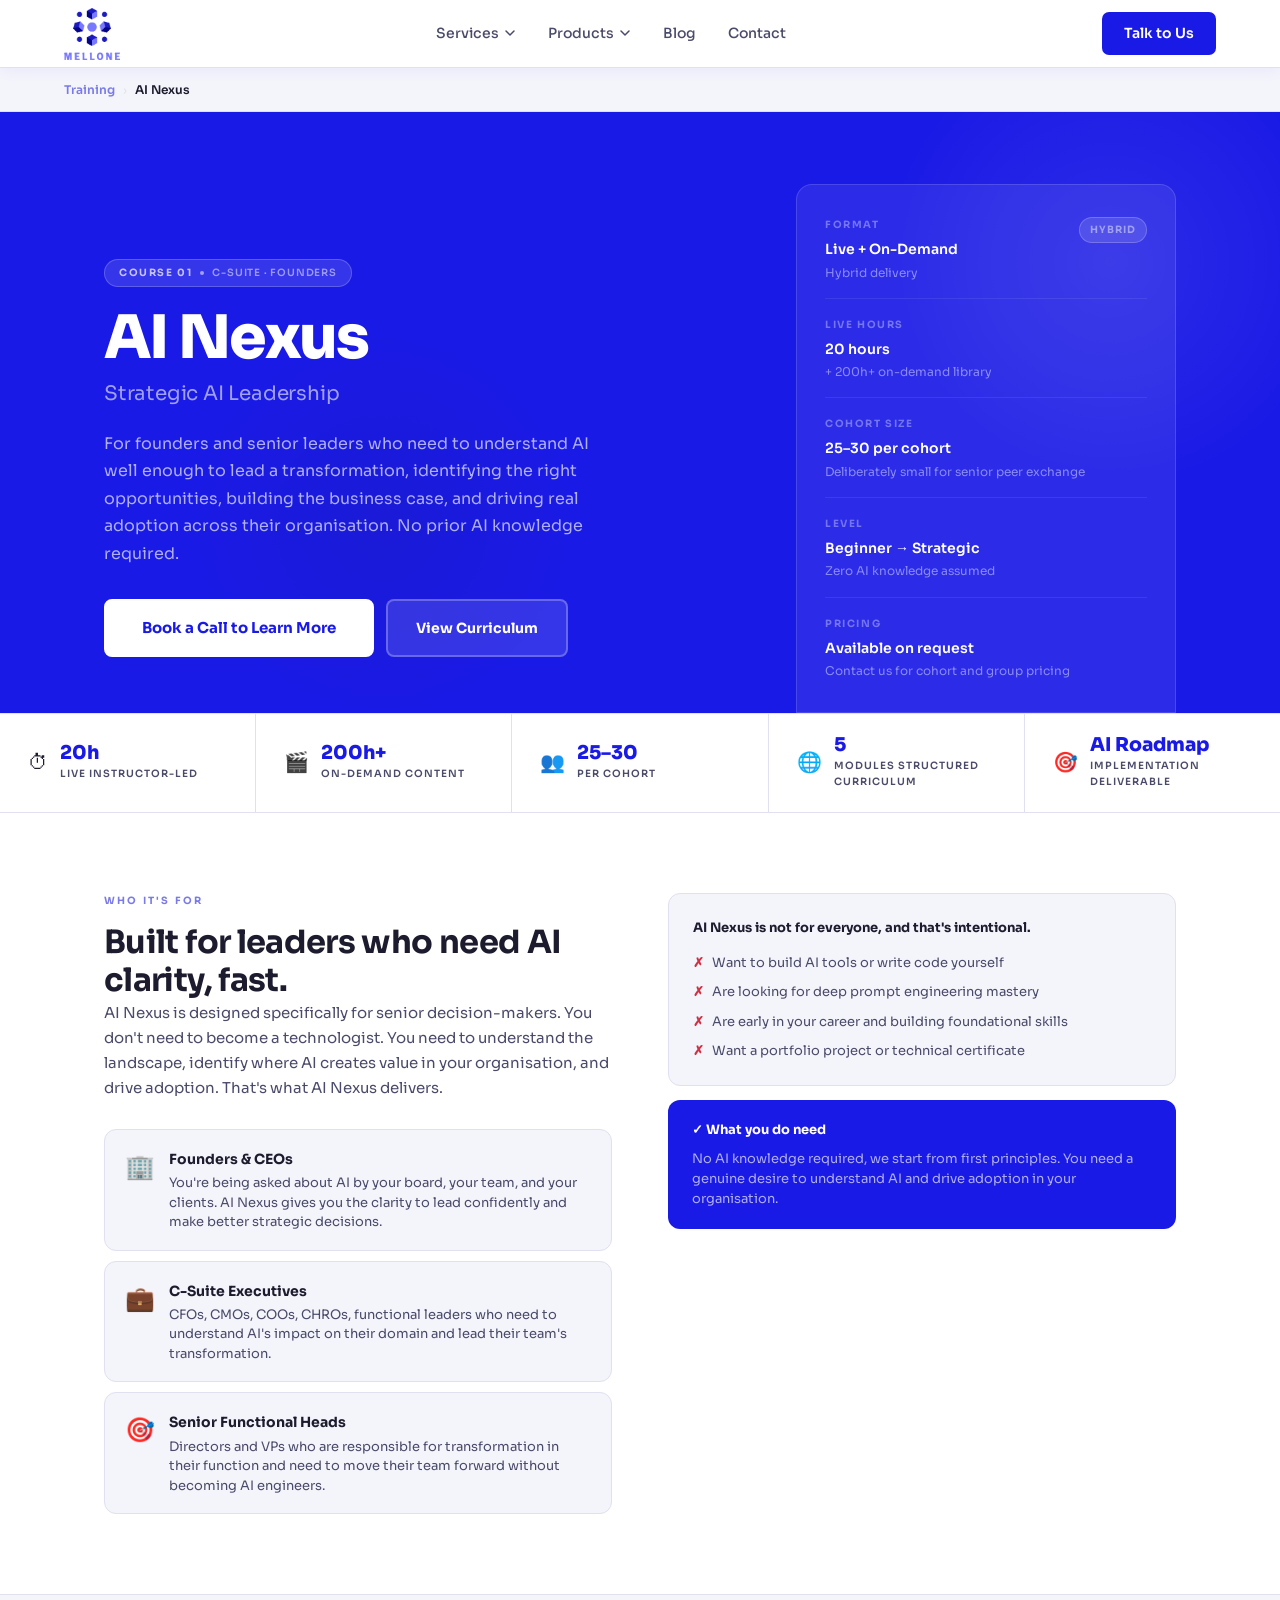
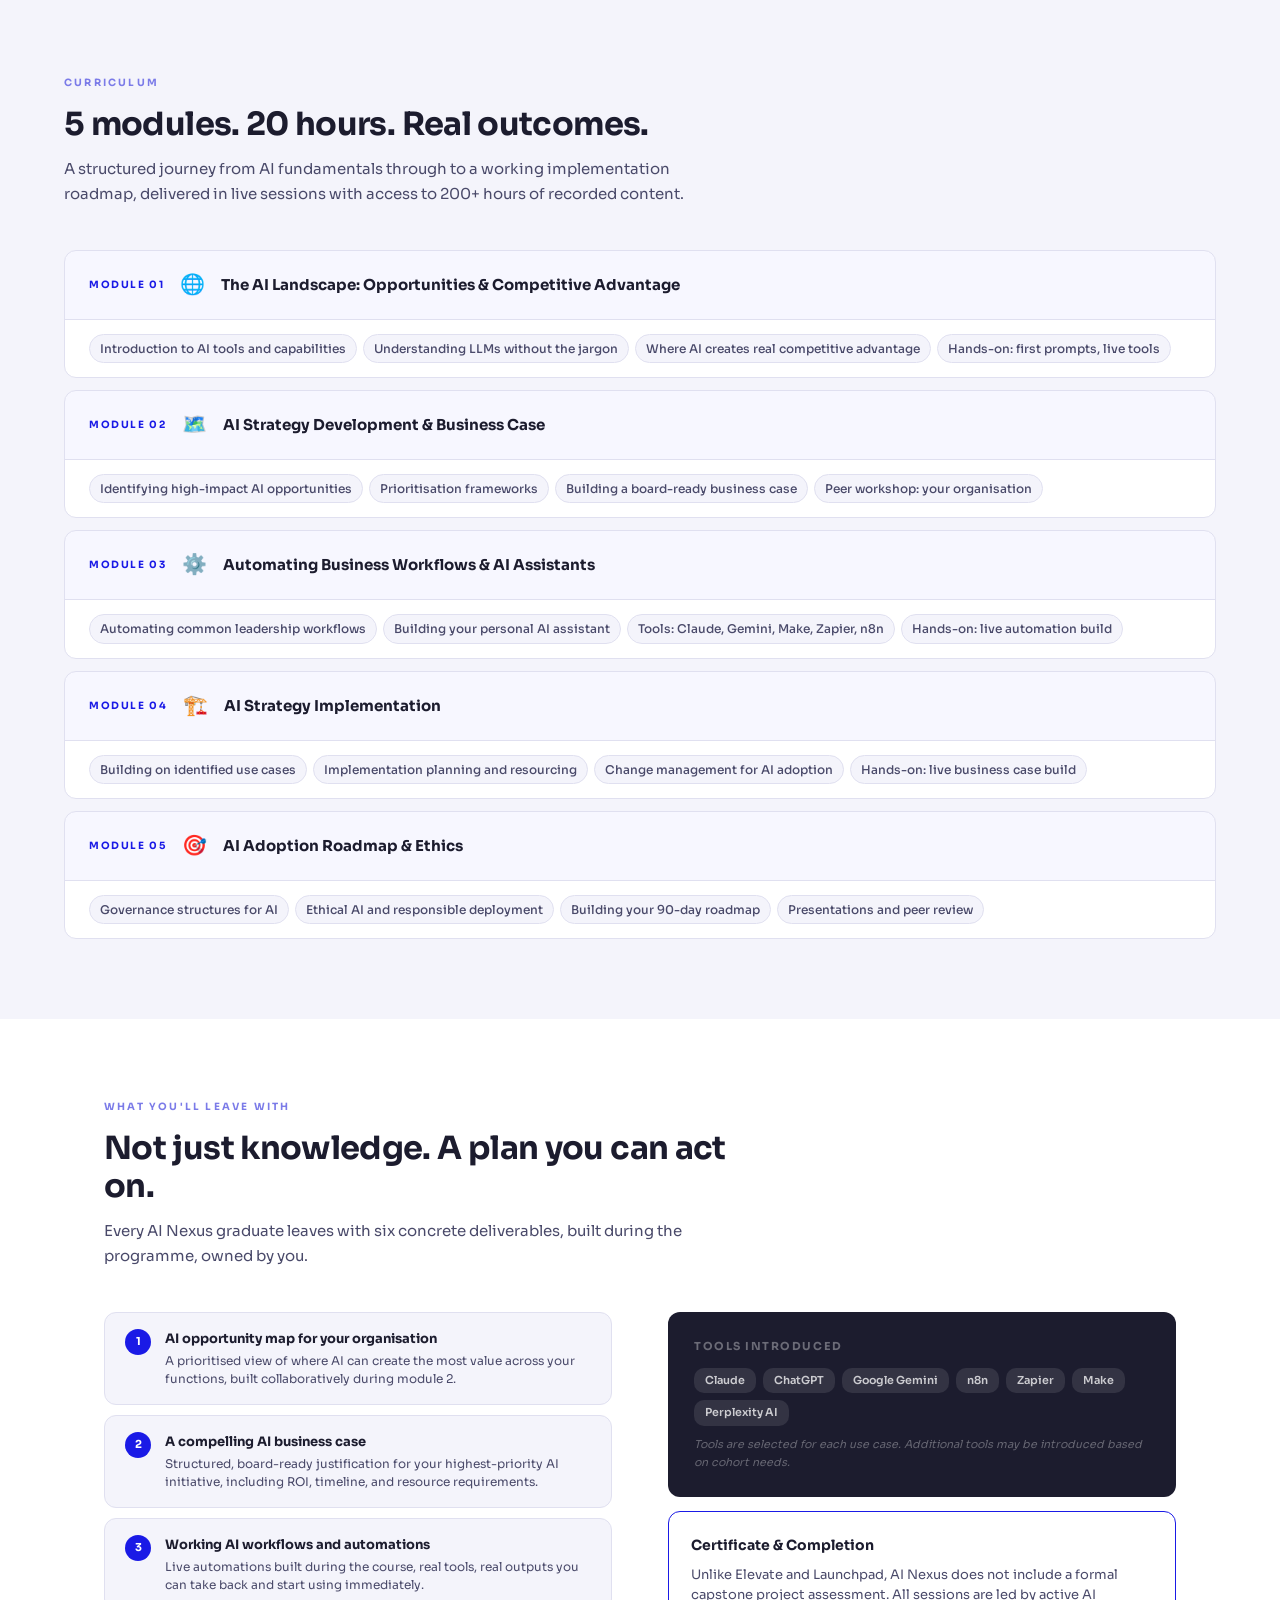
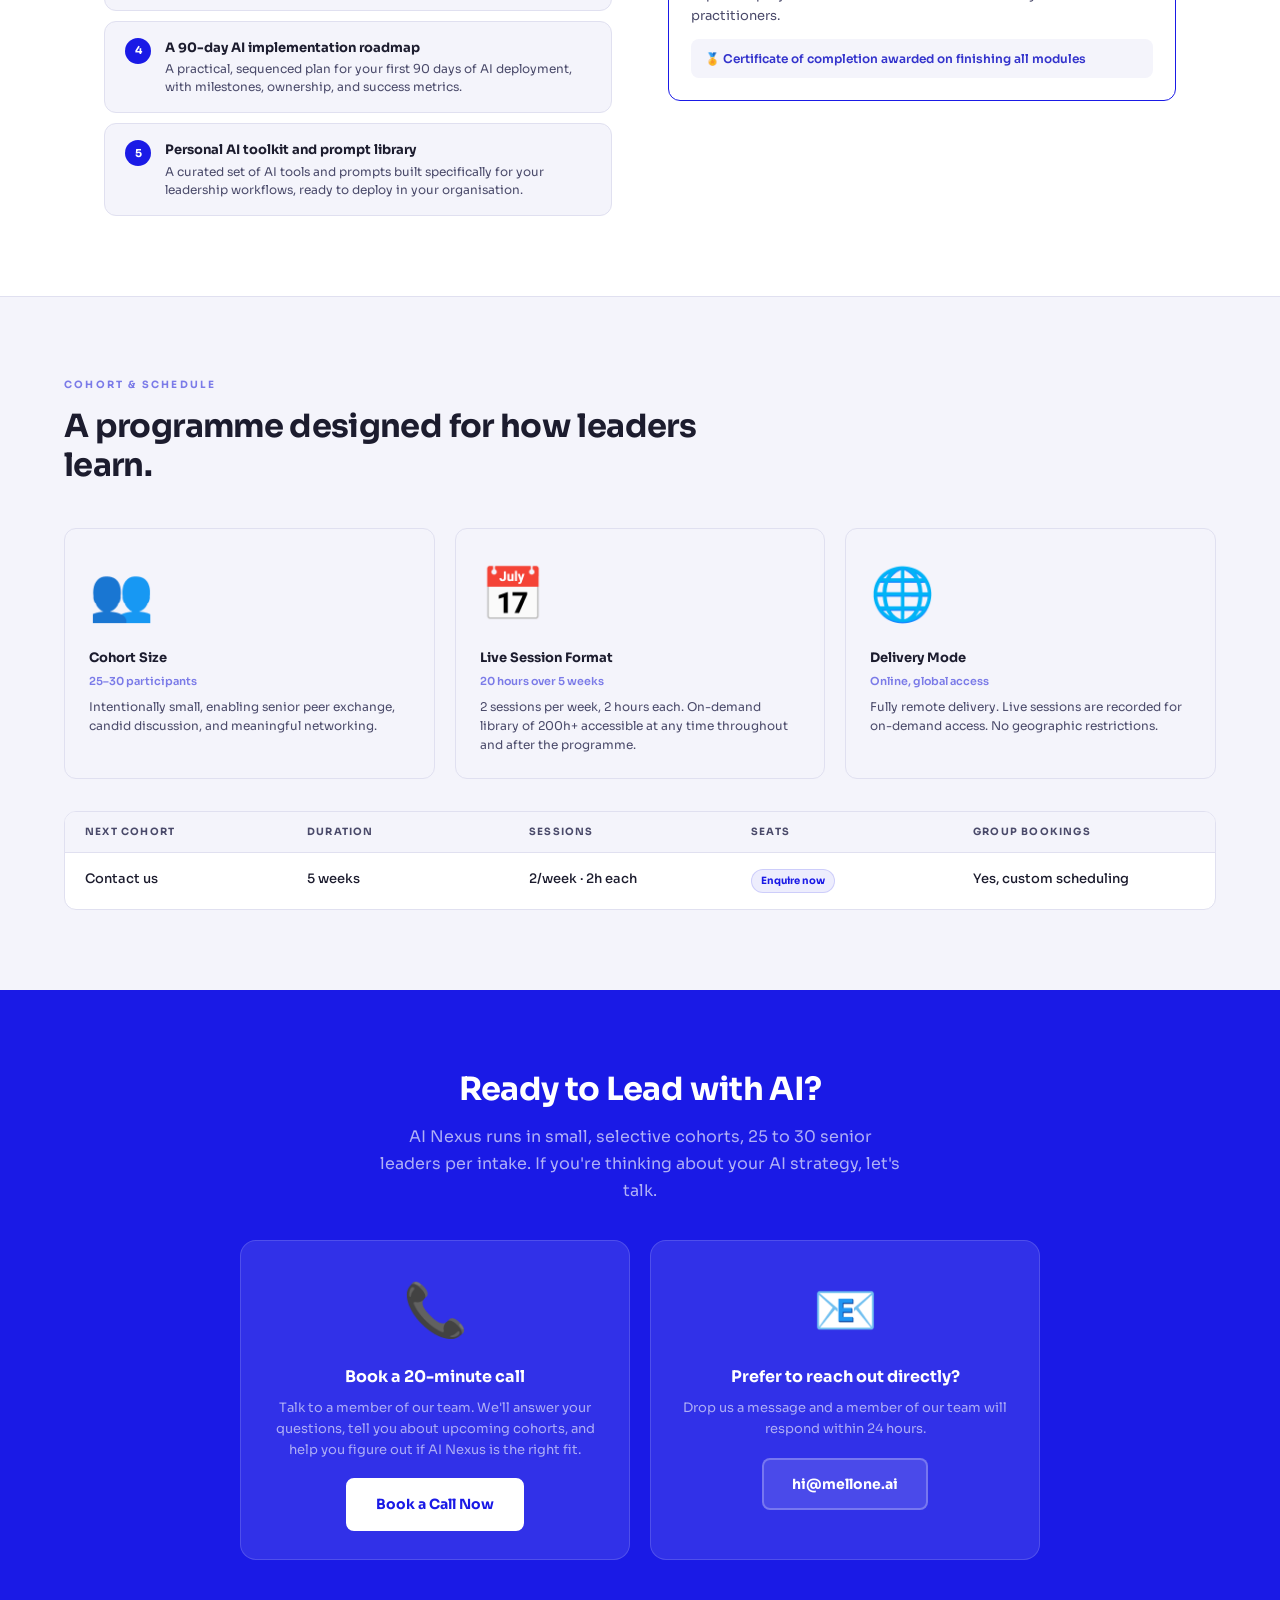
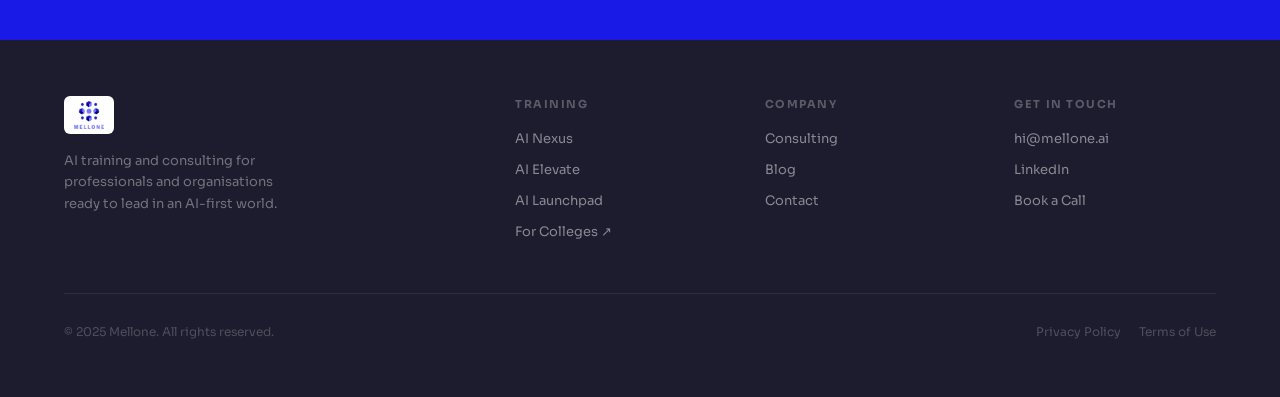
<file: ai-nexus.html>
<!DOCTYPE html>
<html lang="en">
<head>
  <meta charset="UTF-8" />
  <meta name="viewport" content="width=device-width, initial-scale=1.0" />
  <link rel="icon" type="image/png" href="/favicon-96x96.png" sizes="96x96" />
  <link rel="icon" type="image/svg+xml" href="/favicon.svg" />
  <link rel="shortcut icon" href="/favicon.ico" />
  <link rel="apple-touch-icon" sizes="180x180" href="/apple-touch-icon.png" />
  <meta name="apple-mobile-web-app-title" content="Mellone" />
  <link rel="manifest" href="/site.webmanifest" />
  <title>AI Nexus | Mellone</title>
  <link rel="stylesheet" href="styles.css" />
  <style>
    /* ---- AI NEXUS — Deep Blue theme ---- */

    /* HERO */
    .course-hero {
      background: var(--deep-blue);
      position: relative;
      overflow: hidden;
    }

    .course-hero::before {
      content: '';
      position: absolute;
      top: -80px; right: -60px;
      width: 460px; height: 460px;
      border-radius: 50%;
      background: radial-gradient(circle, rgba(255,255,255,0.08) 0%, transparent 70%);
      pointer-events: none;
    }

    .course-hero::after {
      content: '';
      position: absolute;
      bottom: 0; left: 15%;
      width: 380px; height: 380px;
      border-radius: 50%;
      background: radial-gradient(circle, rgba(26,26,180,0.3) 0%, transparent 70%);
      pointer-events: none;
    }

    .hero-inner {
      display: grid;
      grid-template-columns: 1fr 380px;
      gap: 56px;
      align-items: end;
      position: relative;
      z-index: 1;
      max-width: var(--max-width);
      margin: 0 auto;
      padding: 72px 64px 0;
    }

    .hero-left { padding-bottom: 56px; }

    .course-badge {
      display: inline-flex;
      align-items: center;
      gap: 8px;
      background: rgba(255,255,255,0.12);
      border: 1px solid rgba(255,255,255,0.2);
      border-radius: 20px;
      padding: 5px 14px;
      margin-bottom: 20px;
    }

    .cb-num {
      font-size: 10px; font-weight: 700;
      letter-spacing: 0.16em; text-transform: uppercase;
      color: rgba(255,255,255,0.7);
    }

    .cb-dot {
      width: 4px; height: 4px;
      border-radius: 50%; background: var(--pale-blue);
    }

    .cb-cat {
      font-size: 10px; font-weight: 600;
      letter-spacing: 0.08em; text-transform: uppercase;
      color: rgba(255,255,255,0.5);
    }

    .hero-title {
      font-size: clamp(42px, 5.5vw, 60px);
      font-weight: 800;
      color: white;
      letter-spacing: -0.03em;
      line-height: 1.04;
      margin-bottom: 8px;
    }

    .hero-subtitle {
      font-size: 20px;
      font-weight: 400;
      color: var(--pale-blue);
      margin-bottom: 20px;
      letter-spacing: -0.01em;
    }

    .hero-body {
      font-size: 16px;
      color: rgba(255,255,255,0.65);
      line-height: 1.72;
      max-width: 500px;
      margin-bottom: 32px;
    }

    .hero-actions { display: flex; gap: 12px; flex-wrap: wrap; }

    /* Hero card */
    .hero-card {
      background: rgba(255,255,255,0.08);
      border: 1px solid rgba(255,255,255,0.14);
      border-radius: 16px 16px 0 0;
      padding: 32px 28px;
      display: flex;
      flex-direction: column;
      gap: 18px;
    }

    .hc-row {
      display: flex;
      justify-content: space-between;
      align-items: flex-start;
      padding-bottom: 16px;
      border-bottom: 1px solid rgba(255,255,255,0.08);
    }

    .hc-row:last-child { border-bottom: none; padding-bottom: 0; }

    .hc-label {
      font-size: 10px;
      font-weight: 700;
      letter-spacing: 0.16em;
      text-transform: uppercase;
      color: rgba(255,255,255,0.35);
      margin-bottom: 5px;
    }

    .hc-value { font-size: 14px; font-weight: 600; color: white; }

    .hc-sub {
      font-size: 12px;
      color: rgba(255,255,255,0.45);
      margin-top: 2px;
    }

    .hc-tag {
      background: rgba(255,255,255,0.12);
      border: 1px solid rgba(255,255,255,0.2);
      border-radius: 20px;
      font-size: 10px;
      font-weight: 700;
      letter-spacing: 0.1em;
      text-transform: uppercase;
      color: var(--pale-blue);
      padding: 4px 10px;
    }

    /* SHARED SECTION STYLES */
    .page-section {
      padding: 80px 64px;
      max-width: var(--max-width);
      margin: 0 auto;
    }

    .page-section--alt {
      padding: 80px 64px;
      background: var(--off-white);
    }

    .page-section--alt .section-inner {
      max-width: var(--max-width);
      margin: 0 auto;
    }

    .section-intro {
      max-width: 640px;
      margin-bottom: 44px;
    }

    .section-intro h2 { margin-bottom: 12px; }

    /* WHO */
    .who-grid {
      display: grid;
      grid-template-columns: 1fr 1fr;
      gap: 56px;
      align-items: start;
    }

    .persona-cards {
      display: flex;
      flex-direction: column;
      gap: 10px;
      margin-top: 8px;
    }

    .persona-card {
      display: flex;
      gap: 14px;
      align-items: flex-start;
      padding: 18px 20px;
      border-radius: var(--radius-lg);
      border: 1px solid var(--border);
      background: var(--off-white);
    }

    .pc-icon { font-size: 24px; flex-shrink: 0; }

    .pc-title {
      font-size: 14px;
      font-weight: 700;
      color: var(--dark-navy);
      margin-bottom: 3px;
    }

    .pc-desc {
      font-size: 13px;
      color: var(--mid-gray);
      line-height: 1.5;
    }

    .not-for-box {
      background: var(--off-white);
      border-radius: var(--radius-lg);
      border: 1px solid var(--border);
      padding: 24px;
      margin-bottom: 14px;
    }

    .nf-title {
      font-size: 13px;
      font-weight: 700;
      color: var(--dark-navy);
      margin-bottom: 14px;
    }

    .nf-item {
      display: flex;
      gap: 8px;
      font-size: 13px;
      color: var(--mid-gray);
      line-height: 1.5;
      margin-bottom: 10px;
    }

    .nf-item:last-child { margin-bottom: 0; }

    .nf-item::before {
      content: '✗';
      color: #CC3344;
      font-weight: 700;
      flex-shrink: 0;
    }

    .prereq-box {
      background: var(--deep-blue);
      border-radius: var(--radius-lg);
      padding: 20px 24px;
    }

    .prereq-title {
      font-size: 13px;
      font-weight: 700;
      color: white;
      margin-bottom: 8px;
    }

    .prereq-desc {
      font-size: 13px;
      color: rgba(255,255,255,0.65);
      line-height: 1.55;
    }

    /* MODULES */
    .module-list {
      display: flex;
      flex-direction: column;
      gap: 12px;
    }

    .module-card {
      background: white;
      border: 1px solid var(--border);
      border-radius: var(--radius-lg);
      overflow: hidden;
    }

    .mc-header {
      padding: 18px 24px;
      display: flex;
      align-items: center;
      gap: 16px;
      border-bottom: 1px solid var(--border);
      background: rgba(26,26,230,0.03);
    }

    .mc-num {
      font-size: 10px;
      font-weight: 700;
      letter-spacing: 0.16em;
      text-transform: uppercase;
      color: var(--deep-blue);
      flex-shrink: 0;
      min-width: 70px;
    }

    .mc-icon { font-size: 20px; flex-shrink: 0; }

    .mc-title {
      font-size: 15px;
      font-weight: 700;
      color: var(--dark-navy);
    }

    .mc-body {
      padding: 14px 24px;
      display: flex;
      flex-wrap: wrap;
      gap: 6px;
    }

    .mc-topic {
      font-size: 12px;
      font-weight: 500;
      color: var(--mid-gray);
      background: var(--off-white);
      border: 1px solid var(--border);
      padding: 4px 10px;
      border-radius: 20px;
    }

    /* OUTCOMES */
    .outcomes-grid {
      display: grid;
      grid-template-columns: 1fr 1fr;
      gap: 56px;
      align-items: start;
    }

    .outcome-list {
      display: flex;
      flex-direction: column;
      gap: 10px;
    }

    .outcome-item {
      display: flex;
      gap: 14px;
      align-items: flex-start;
      background: var(--off-white);
      border: 1px solid var(--border);
      border-radius: var(--radius-lg);
      padding: 16px 20px;
    }

    .oi-num {
      width: 26px;
      height: 26px;
      border-radius: 50%;
      background: var(--deep-blue);
      color: white;
      font-size: 11px;
      font-weight: 700;
      display: flex;
      align-items: center;
      justify-content: center;
      flex-shrink: 0;
    }

    .oi-title {
      font-size: 13px;
      font-weight: 700;
      color: var(--dark-navy);
      margin-bottom: 2px;
    }

    .oi-desc {
      font-size: 12px;
      color: var(--mid-gray);
      line-height: 1.5;
    }

    .outcomes-right {
      display: flex;
      flex-direction: column;
      gap: 14px;
    }

    .tools-box {
      background: var(--dark-navy);
      border-radius: var(--radius-lg);
      padding: 26px;
    }

    .tb-label {
      font-size: 11px;
      font-weight: 700;
      letter-spacing: 0.14em;
      text-transform: uppercase;
      color: rgba(255,255,255,0.35);
      margin-bottom: 12px;
    }

    .tb-chips {
      display: flex;
      flex-wrap: wrap;
      gap: 7px;
      margin-bottom: 10px;
    }

    .tb-chip {
      background: rgba(255,255,255,0.10);
      color: rgba(255,255,255,0.75);
      font-size: 11px;
      font-weight: 600;
      padding: 4px 11px;
      border-radius: 10px;
    }

    .tb-note {
      font-size: 11px;
      color: rgba(255,255,255,0.32);
      font-style: italic;
    }

    .cert-box {
      background: white;
      border: 1.5px solid var(--deep-blue);
      border-radius: var(--radius-lg);
      padding: 22px;
    }

    .cert-title {
      font-size: 14px;
      font-weight: 700;
      color: var(--dark-navy);
      margin-bottom: 8px;
    }

    .cert-desc {
      font-size: 13px;
      color: var(--mid-gray);
      line-height: 1.6;
      margin-bottom: 12px;
    }

    .cert-badge {
      display: flex;
      align-items: center;
      gap: 8px;
      background: var(--off-white);
      border-radius: var(--radius-md);
      padding: 10px 14px;
      font-size: 12px;
      font-weight: 600;
      color: var(--mid-blue);
    }

    /* COHORT */
    .cohort-grid {
      display: grid;
      grid-template-columns: repeat(3, 1fr);
      gap: 20px;
    }

    .cohort-card {
      background: var(--off-white);
      border: 1px solid var(--border);
      border-radius: var(--radius-lg);
      padding: 24px;
    }

    .cohort-icon { font-size: 52px; margin-bottom: 12px; }

    .cohort-title {
      font-size: 13px;
      font-weight: 700;
      color: var(--dark-navy);
      margin-bottom: 4px;
    }

    .cohort-sub {
      font-size: 11px;
      font-weight: 600;
      color: var(--periwinkle);
      margin-bottom: 8px;
    }

    .cohort-desc {
      font-size: 12px;
      color: var(--mid-gray);
      line-height: 1.55;
    }

    .upcoming-table {
      background: white;
      border: 1px solid var(--border);
      border-radius: var(--radius-lg);
      overflow: hidden;
      margin-top: 32px;
    }

    .ut-header {
      display: grid;
      grid-template-columns: repeat(5, 1fr);
      background: var(--off-white);
      border-bottom: 1px solid var(--border);
      padding: 12px 20px;
    }

    .ut-col {
      font-size: 10px;
      font-weight: 700;
      letter-spacing: 0.12em;
      text-transform: uppercase;
      color: var(--mid-gray);
    }

    .ut-row {
      display: grid;
      grid-template-columns: repeat(5, 1fr);
      padding: 16px 20px;
      border-bottom: 1px solid var(--border);
      font-size: 13px;
      color: var(--dark-navy);
    }

    .ut-row:last-child { border-bottom: none; }

    .ut-val { font-weight: 500; }

    .ut-badge {
      display: inline-block;
      font-size: 10px;
      font-weight: 700;
      padding: 3px 9px;
      border-radius: 20px;
      background: rgba(26,26,230,0.08);
      color: var(--deep-blue);
      border: 1px solid rgba(26,26,230,0.15);
    }

    /* CTA */
    .cta-cards {
      display: grid;
      grid-template-columns: 1fr 1fr;
      gap: 20px;
      max-width: 800px;
      margin: 36px auto 0;
    }

    .cta-card {
      background: rgba(255,255,255,0.1);
      border: 1px solid rgba(255,255,255,0.15);
      border-radius: var(--radius-xl);
      padding: 28px;
    }

    .cta-card-icon { font-size: 52px; margin-bottom: 12px; }

    .cta-card-title {
      font-size: 16px;
      font-weight: 700;
      color: white;
      margin-bottom: 8px;
    }

    .cta-card-desc {
      font-size: 13px;
      color: rgba(255,255,255,0.6);
      line-height: 1.6;
      margin-bottom: 18px;
    }

    /* RESPONSIVE */
    @media (max-width: 1024px) {
      .hero-inner { grid-template-columns: 1fr; padding: 56px 40px 0; gap: 40px; }
      .hero-card { border-radius: var(--radius-xl); }
      .hero-left { padding-bottom: 0; }
      .who-grid,
      .outcomes-grid { grid-template-columns: 1fr; gap: 32px; }
      .cohort-grid { grid-template-columns: 1fr 1fr; }
      .cta-cards { grid-template-columns: 1fr; }
      .page-section,
      .page-section--alt { padding: 64px 40px; }
      .page-section--alt .section-inner { padding: 0; }
    }

    @media (max-width: 768px) {
      .hero-inner { padding: 40px 20px 0; }
      .cohort-grid { grid-template-columns: 1fr; }
      .ut-header,
      .ut-row { grid-template-columns: 1fr 1fr 1fr; }
      .ut-col:nth-child(4),
      .ut-col:nth-child(5),
      .ut-val:nth-child(4),
      .ut-val:nth-child(5) { display: none; }
      .page-section,
      .page-section--alt { padding: 56px 20px; }
    }
  </style>
</head>
<body>

  <!-- NAV -->
  <nav class="nav">
    <a href="index.html" class="nav-logo"><img src="assets/FullLogo_NoBuffer.png" alt="Mellone" /></a>
    <div class="nav-links">
      <div class="nav-dropdown">
        <button class="nav-dropdown-toggle">Services<svg viewBox="0 0 12 12" fill="none"><path d="M2 4l4 4 4-4" stroke="currentColor" stroke-width="1.5" stroke-linecap="round" stroke-linejoin="round"/></svg></button>
        <div class="nav-dropdown-menu">
          <a href="consulting.html" class="nav-dropdown-item">Consulting</a>
          <a href="training.html" class="nav-dropdown-item">Training</a>
        </div>
      </div>
      <div class="nav-dropdown">
        <button class="nav-dropdown-toggle">Products<svg viewBox="0 0 12 12" fill="none"><path d="M2 4l4 4 4-4" stroke="currentColor" stroke-width="1.5" stroke-linecap="round" stroke-linejoin="round"/></svg></button>
        <div class="nav-dropdown-menu">
          <a href="ai-nexus.html" class="nav-dropdown-item">AI Nexus</a>
          <a href="ai-launchpad.html" class="nav-dropdown-item">AI Launchpad</a>
          <a href="ai-elevate.html" class="nav-dropdown-item">AI Elevate</a>
          <a href="https://campuslogix.in/" class="nav-dropdown-item" target="_blank" rel="noopener">For Colleges ↗</a>
        </div>
      </div>
      <a href="blog.html" class="nav-link">Blog</a>
      <a href="contact.html" class="nav-link">Contact</a>
    </div>
    <div class="nav-right"><a href="contact.html" class="nav-cta">Talk to Us</a></div>
    <button class="nav-hamburger" aria-label="Toggle menu" onclick="this.closest('.nav').classList.toggle('mobile-open')"><span></span><span></span><span></span></button>
  </nav>

  <!-- BREADCRUMB -->
  <div class="breadcrumb-bar">
    <a href="training.html" class="bc-link">Training</a>
    <span class="bc-sep">›</span>
    <span class="bc-current">AI Nexus</span>
  </div>

  <!-- HERO -->
  <section class="course-hero animate-fade-up">
    <div class="hero-inner">
      <div class="hero-left">
        <div class="course-badge">
          <span class="cb-num">Course 01</span>
          <span class="cb-dot"></span>
          <span class="cb-cat">C-Suite · Founders</span>
        </div>
        <div class="hero-title">AI Nexus</div>
        <div class="hero-subtitle">Strategic AI Leadership</div>
        <p class="hero-body">For founders and senior leaders who need to understand AI well enough to lead a transformation, identifying the right opportunities, building the business case, and driving real adoption across their organisation. No prior AI knowledge required.</p>
        <div class="hero-actions">
          <a href="contact.html" class="btn btn-white btn-lg">Book a Call to Learn More</a>
          <a href="#modules" class="btn btn-ghost-white">View Curriculum</a>
        </div>
      </div>

      <div class="hero-card">
        <div class="hc-row">
          <div>
            <div class="hc-label">Format</div>
            <div class="hc-value">Live + On-Demand</div>
            <div class="hc-sub">Hybrid delivery</div>
          </div>
          <span class="hc-tag">Hybrid</span>
        </div>
        <div class="hc-row">
          <div>
            <div class="hc-label">Live Hours</div>
            <div class="hc-value">20 hours</div>
            <div class="hc-sub">+ 200h+ on-demand library</div>
          </div>
        </div>
        <div class="hc-row">
          <div>
            <div class="hc-label">Cohort Size</div>
            <div class="hc-value">25–30 per cohort</div>
            <div class="hc-sub">Deliberately small for senior peer exchange</div>
          </div>
        </div>
        <div class="hc-row">
          <div>
            <div class="hc-label">Level</div>
            <div class="hc-value">Beginner → Strategic</div>
            <div class="hc-sub">Zero AI knowledge assumed</div>
          </div>
        </div>
        <div class="hc-row">
          <div>
            <div class="hc-label">Pricing</div>
            <div class="hc-value">Available on request</div>
            <div class="hc-sub">Contact us for cohort and group pricing</div>
          </div>
        </div>
      </div>
    </div>
  </section>

  <!-- STATS -->
  <div class="stats-strip">
    <div class="stat-cell"><span class="stat-icon">⏱</span><div><div class="stat-num text-deep-blue">20h</div><div class="stat-lbl">Live Instructor-Led</div></div></div>
    <div class="stat-cell"><span class="stat-icon">🎬</span><div><div class="stat-num text-deep-blue">200h+</div><div class="stat-lbl">On-Demand Content</div></div></div>
    <div class="stat-cell"><span class="stat-icon">👥</span><div><div class="stat-num text-deep-blue">25–30</div><div class="stat-lbl">Per Cohort</div></div></div>
    <div class="stat-cell"><span class="stat-icon">🌐</span><div><div class="stat-num text-deep-blue">5</div><div class="stat-lbl">Modules Structured Curriculum</div></div></div>
    <div class="stat-cell"><span class="stat-icon">🎯</span><div><div class="stat-num text-deep-blue">AI Roadmap</div><div class="stat-lbl">Implementation Deliverable</div></div></div>
  </div>

  <!-- WHO -->
  <section style="border-bottom: 1px solid var(--border);">
    <div class="page-section">
      <div class="who-grid">
        <div>
          <span class="eyebrow">Who It's For</span>
          <h2>Built for leaders who need AI clarity, fast.</h2>
          <p class="body-md">AI Nexus is designed specifically for senior decision-makers. You don't need to become a technologist. You need to understand the landscape, identify where AI creates value in your organisation, and drive adoption. That's what AI Nexus delivers.</p>

          <div class="persona-cards" style="margin-top: 28px;">
            <div class="persona-card">
              <span class="pc-icon">🏢</span>
              <div>
                <div class="pc-title">Founders &amp; CEOs</div>
                <p class="pc-desc">You're being asked about AI by your board, your team, and your clients. AI Nexus gives you the clarity to lead confidently and make better strategic decisions.</p>
              </div>
            </div>
            <div class="persona-card">
              <span class="pc-icon">💼</span>
              <div>
                <div class="pc-title">C-Suite Executives</div>
                <p class="pc-desc">CFOs, CMOs, COOs, CHROs, functional leaders who need to understand AI's impact on their domain and lead their team's transformation.</p>
              </div>
            </div>
            <div class="persona-card">
              <span class="pc-icon">🎯</span>
              <div>
                <div class="pc-title">Senior Functional Heads</div>
                <p class="pc-desc">Directors and VPs who are responsible for transformation in their function and need to move their team forward without becoming AI engineers.</p>
              </div>
            </div>
          </div>
        </div>

        <div>
          <div class="not-for-box">
            <div class="nf-title">AI Nexus is not for everyone, and that's intentional.</div>
            <div class="nf-item">Want to build AI tools or write code yourself</div>
            <div class="nf-item">Are looking for deep prompt engineering mastery</div>
            <div class="nf-item">Are early in your career and building foundational skills</div>
            <div class="nf-item">Want a portfolio project or technical certificate</div>
          </div>
          <div class="prereq-box">
            <div class="prereq-title">✓ What you do need</div>
            <p class="prereq-desc">No AI knowledge required, we start from first principles. You need a genuine desire to understand AI and drive adoption in your organisation.</p>
          </div>
        </div>
      </div>
    </div>
  </section>

  <!-- MODULES -->
  <section class="page-section--alt" id="modules">
    <div class="section-inner">
      <div class="section-intro">
        <span class="eyebrow">Curriculum</span>
        <h2>5 modules. 20 hours. Real outcomes.</h2>
        <p class="body-md">A structured journey from AI fundamentals through to a working implementation roadmap, delivered in live sessions with access to 200+ hours of recorded content.</p>
      </div>

      <div class="module-list">
        <div class="module-card">
          <div class="mc-header">
            <span class="mc-num">Module 01</span>
            <span class="mc-icon">🌐</span>
            <span class="mc-title">The AI Landscape: Opportunities &amp; Competitive Advantage</span>
          </div>
          <div class="mc-body">
            <span class="mc-topic">Introduction to AI tools and capabilities</span>
            <span class="mc-topic">Understanding LLMs without the jargon</span>
            <span class="mc-topic">Where AI creates real competitive advantage</span>
            <span class="mc-topic">Hands-on: first prompts, live tools</span>
          </div>
        </div>

        <div class="module-card">
          <div class="mc-header">
            <span class="mc-num">Module 02</span>
            <span class="mc-icon">🗺️</span>
            <span class="mc-title">AI Strategy Development &amp; Business Case</span>
          </div>
          <div class="mc-body">
            <span class="mc-topic">Identifying high-impact AI opportunities</span>
            <span class="mc-topic">Prioritisation frameworks</span>
            <span class="mc-topic">Building a board-ready business case</span>
            <span class="mc-topic">Peer workshop: your organisation</span>
          </div>
        </div>

        <div class="module-card">
          <div class="mc-header">
            <span class="mc-num">Module 03</span>
            <span class="mc-icon">⚙️</span>
            <span class="mc-title">Automating Business Workflows &amp; AI Assistants</span>
          </div>
          <div class="mc-body">
            <span class="mc-topic">Automating common leadership workflows</span>
            <span class="mc-topic">Building your personal AI assistant</span>
            <span class="mc-topic">Tools: Claude, Gemini, Make, Zapier, n8n</span>
            <span class="mc-topic">Hands-on: live automation build</span>
          </div>
        </div>

        <div class="module-card">
          <div class="mc-header">
            <span class="mc-num">Module 04</span>
            <span class="mc-icon">🏗️</span>
            <span class="mc-title">AI Strategy Implementation</span>
          </div>
          <div class="mc-body">
            <span class="mc-topic">Building on identified use cases</span>
            <span class="mc-topic">Implementation planning and resourcing</span>
            <span class="mc-topic">Change management for AI adoption</span>
            <span class="mc-topic">Hands-on: live business case build</span>
          </div>
        </div>

        <div class="module-card">
          <div class="mc-header">
            <span class="mc-num">Module 05</span>
            <span class="mc-icon">🎯</span>
            <span class="mc-title">AI Adoption Roadmap &amp; Ethics</span>
          </div>
          <div class="mc-body">
            <span class="mc-topic">Governance structures for AI</span>
            <span class="mc-topic">Ethical AI and responsible deployment</span>
            <span class="mc-topic">Building your 90-day roadmap</span>
            <span class="mc-topic">Presentations and peer review</span>
          </div>
        </div>
      </div>
    </div>
  </section>

  <!-- OUTCOMES -->
  <section style="border-bottom: 1px solid var(--border);">
    <div class="page-section">
      <div class="section-intro">
        <span class="eyebrow">What You'll Leave With</span>
        <h2>Not just knowledge. A plan you can act on.</h2>
        <p class="body-md">Every AI Nexus graduate leaves with six concrete deliverables, built during the programme, owned by you.</p>
      </div>

      <div class="outcomes-grid">
        <div class="outcome-list">
          <div class="outcome-item">
            <div class="oi-num">1</div>
            <div>
              <div class="oi-title">AI opportunity map for your organisation</div>
              <div class="oi-desc">A prioritised view of where AI can create the most value across your functions, built collaboratively during module 2.</div>
            </div>
          </div>
          <div class="outcome-item">
            <div class="oi-num">2</div>
            <div>
              <div class="oi-title">A compelling AI business case</div>
              <div class="oi-desc">Structured, board-ready justification for your highest-priority AI initiative, including ROI, timeline, and resource requirements.</div>
            </div>
          </div>
          <div class="outcome-item">
            <div class="oi-num">3</div>
            <div>
              <div class="oi-title">Working AI workflows and automations</div>
              <div class="oi-desc">Live automations built during the course, real tools, real outputs you can take back and start using immediately.</div>
            </div>
          </div>
          <div class="outcome-item">
            <div class="oi-num">4</div>
            <div>
              <div class="oi-title">A 90-day AI implementation roadmap</div>
              <div class="oi-desc">A practical, sequenced plan for your first 90 days of AI deployment, with milestones, ownership, and success metrics.</div>
            </div>
          </div>
          <div class="outcome-item">
            <div class="oi-num">5</div>
            <div>
              <div class="oi-title">Personal AI toolkit and prompt library</div>
              <div class="oi-desc">A curated set of AI tools and prompts built specifically for your leadership workflows, ready to deploy in your organisation.</div>
            </div>
          </div>
        </div>

        <div class="outcomes-right">
          <div class="tools-box">
            <div class="tb-label">Tools Introduced</div>
            <div class="tb-chips">
              <span class="tb-chip">Claude</span>
              <span class="tb-chip">ChatGPT</span>
              <span class="tb-chip">Google Gemini</span>
              <span class="tb-chip">n8n</span>
              <span class="tb-chip">Zapier</span>
              <span class="tb-chip">Make</span>
              <span class="tb-chip">Perplexity AI</span>
            </div>
            <div class="tb-note">Tools are selected for each use case. Additional tools may be introduced based on cohort needs.</div>
          </div>

          <div class="cert-box">
            <div class="cert-title">Certificate &amp; Completion</div>
            <p class="cert-desc">Unlike Elevate and Launchpad, AI Nexus does not include a formal capstone project assessment. All sessions are led by active AI practitioners.</p>
            <div class="cert-badge">🏅 Certificate of completion awarded on finishing all modules</div>
          </div>
        </div>
      </div>
    </div>
  </section>

  <!-- COHORT & SCHEDULE -->
  <section class="page-section--alt">
    <div class="section-inner">
      <div class="section-intro">
        <span class="eyebrow">Cohort &amp; Schedule</span>
        <h2>A programme designed for how leaders learn.</h2>
      </div>

      <div class="cohort-grid">
        <div class="cohort-card">
          <div class="cohort-icon">👥</div>
          <div class="cohort-title">Cohort Size</div>
          <div class="cohort-sub">25–30 participants</div>
          <p class="cohort-desc">Intentionally small, enabling senior peer exchange, candid discussion, and meaningful networking.</p>
        </div>
        <div class="cohort-card">
          <div class="cohort-icon">📅</div>
          <div class="cohort-title">Live Session Format</div>
          <div class="cohort-sub">20 hours over 5 weeks</div>
          <p class="cohort-desc">2 sessions per week, 2 hours each. On-demand library of 200h+ accessible at any time throughout and after the programme.</p>
        </div>
        <div class="cohort-card">
          <div class="cohort-icon">🌐</div>
          <div class="cohort-title">Delivery Mode</div>
          <div class="cohort-sub">Online, global access</div>
          <p class="cohort-desc">Fully remote delivery. Live sessions are recorded for on-demand access. No geographic restrictions.</p>
        </div>
      </div>

      <div class="upcoming-table">
        <div class="ut-header">
          <span class="ut-col">Next Cohort</span>
          <span class="ut-col">Duration</span>
          <span class="ut-col">Sessions</span>
          <span class="ut-col">Seats</span>
          <span class="ut-col">Group Bookings</span>
        </div>
        <div class="ut-row">
          <span class="ut-val">Contact us</span>
          <span class="ut-val">5 weeks</span>
          <span class="ut-val">2/week · 2h each</span>
          <span class="ut-val"><span class="ut-badge">Enquire now</span></span>
          <span class="ut-val">Yes, custom scheduling</span>
        </div>
      </div>
    </div>
  </section>

  <!-- CTA -->
  <section style="background: var(--deep-blue); padding: 80px 64px; text-align: center;">
    <div style="max-width: var(--max-width); margin: 0 auto;">
      <h2 style="color: white; margin-bottom: 14px;">Ready to Lead with AI?</h2>
      <p style="color: rgba(255,255,255,0.65); font-size: 16px; max-width: 520px; margin: 0 auto; line-height: 1.7;">AI Nexus runs in small, selective cohorts, 25 to 30 senior leaders per intake. If you're thinking about your AI strategy, let's talk.</p>
      <div class="cta-cards">
        <div class="cta-card">
          <div class="cta-card-icon">📞</div>
          <div class="cta-card-title">Book a 20-minute call</div>
          <p class="cta-card-desc">Talk to a member of our team. We'll answer your questions, tell you about upcoming cohorts, and help you figure out if AI Nexus is the right fit.</p>
          <a href="contact.html" class="btn btn-white">Book a Call Now</a>
        </div>
        <div class="cta-card">
          <div class="cta-card-icon">📧</div>
          <div class="cta-card-title">Prefer to reach out directly?</div>
          <p class="cta-card-desc">Drop us a message and a member of our team will respond within 24 hours.</p>
          <a href="mailto:hi@mellone.ai" class="btn btn-ghost-white">hi@mellone.ai</a>
        </div>
      </div>
    </div>
  </section>

  <!-- FOOTER -->
  <footer class="footer">
    <div class="footer-inner">
      <div class="footer-top">
        <div class="footer-brand">
          <div class="footer-logo-wrap"><div class="footer-logo-img"><img src="assets/FullLogo_NoBuffer.png" alt="Mellone" /></div></div>
          <p class="footer-tagline">AI training and consulting for professionals and organisations ready to lead in an AI-first world.</p>
        </div>
        <div>
          <div class="footer-col-title">Training</div>
          <a href="ai-nexus.html" class="footer-link">AI Nexus</a>
          <a href="ai-elevate.html" class="footer-link">AI Elevate</a>
          <a href="ai-launchpad.html" class="footer-link">AI Launchpad</a>
          <a href="#" class="footer-link">For Colleges ↗</a>
        </div>
        <div>
          <div class="footer-col-title">Company</div>
          <a href="consulting.html" class="footer-link">Consulting</a>
          <a href="blog.html" class="footer-link">Blog</a>
          <a href="contact.html" class="footer-link">Contact</a>
        </div>
        <div>
          <div class="footer-col-title">Get in Touch</div>
          <a href="mailto:hi@mellone.ai" class="footer-link">hi@mellone.ai</a>
          <a href="https://www.linkedin.com/company/109029571/" class="footer-link" target="_blank" rel="noopener">LinkedIn</a>
          <a href="contact.html" class="footer-link">Book a Call</a>
        </div>
      </div>
      <div class="footer-bottom">
        <span class="footer-copy">© 2025 Mellone. All rights reserved.</span>
        <div class="footer-legal"><a href="#">Privacy Policy</a><a href="#">Terms of Use</a></div>
      </div>
    </div>
  </footer>

  <script src="nav.js"></script>
</body>
</html>
</file>
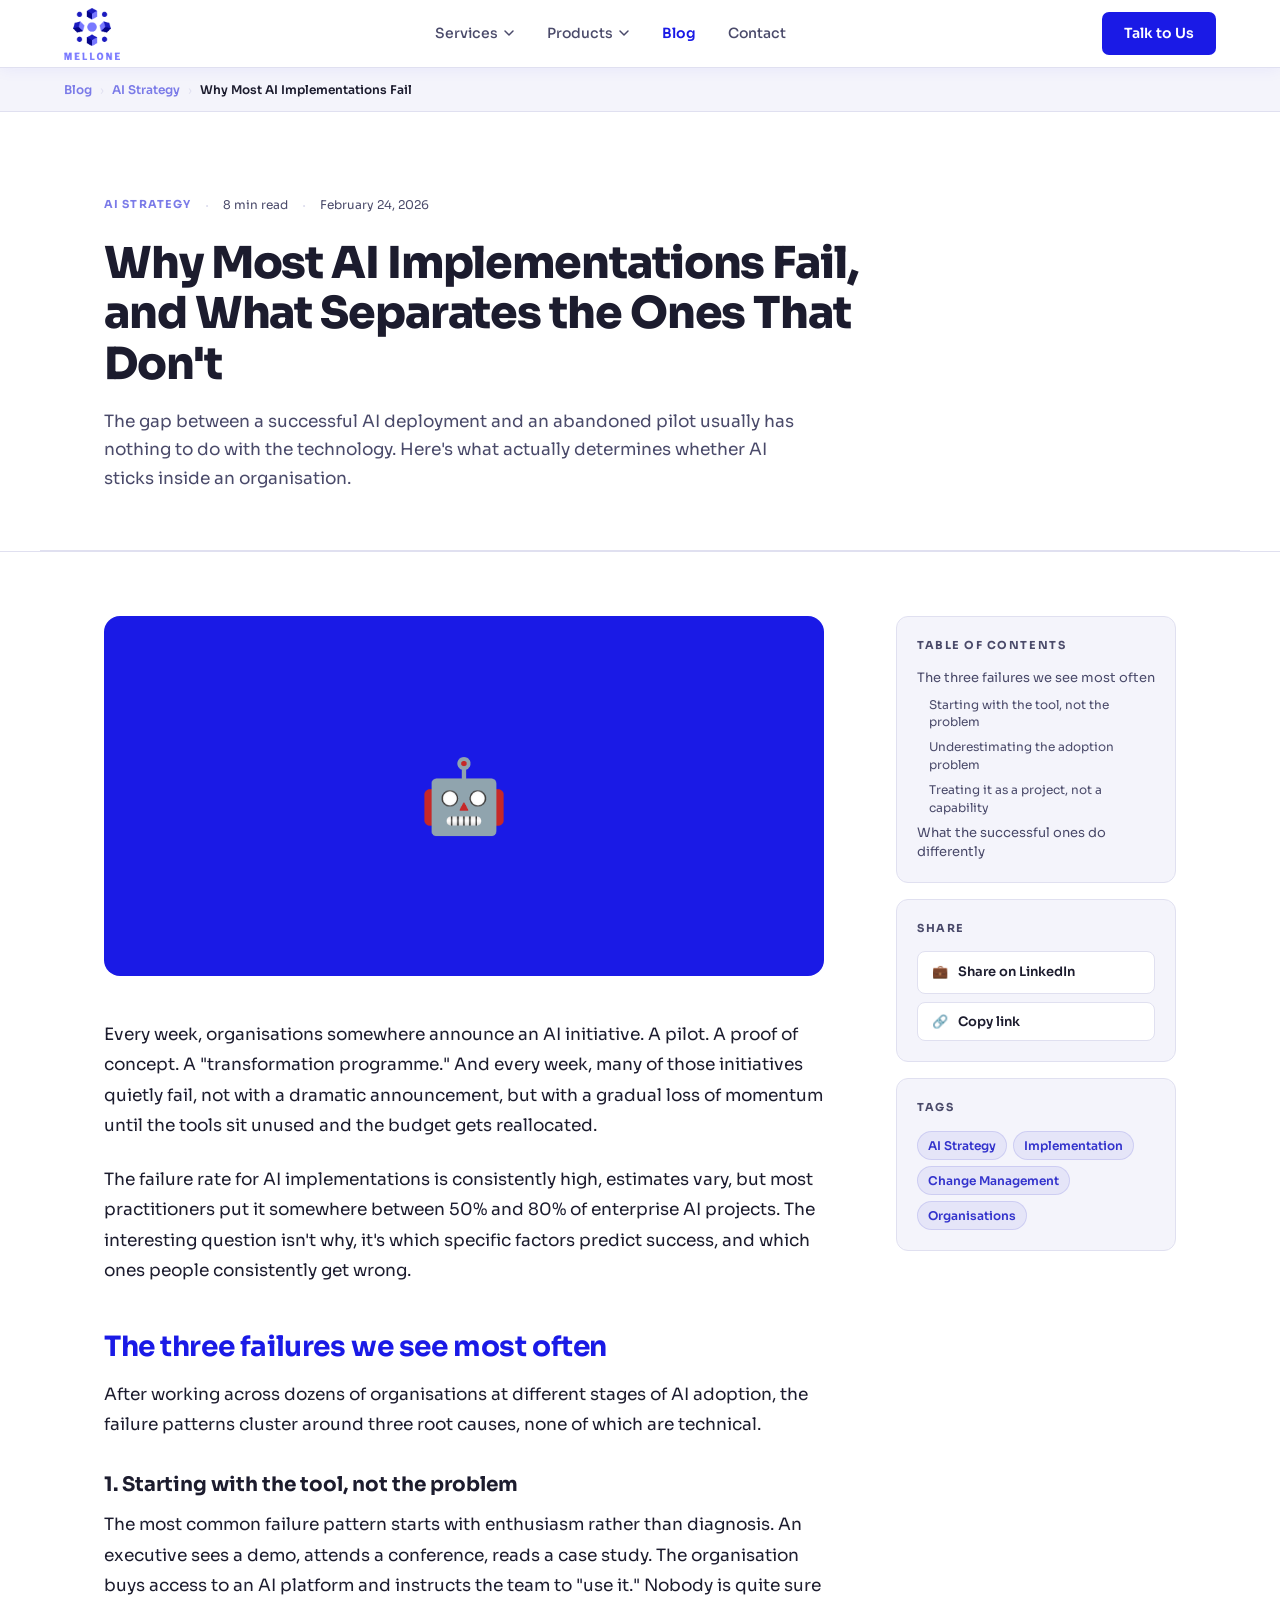
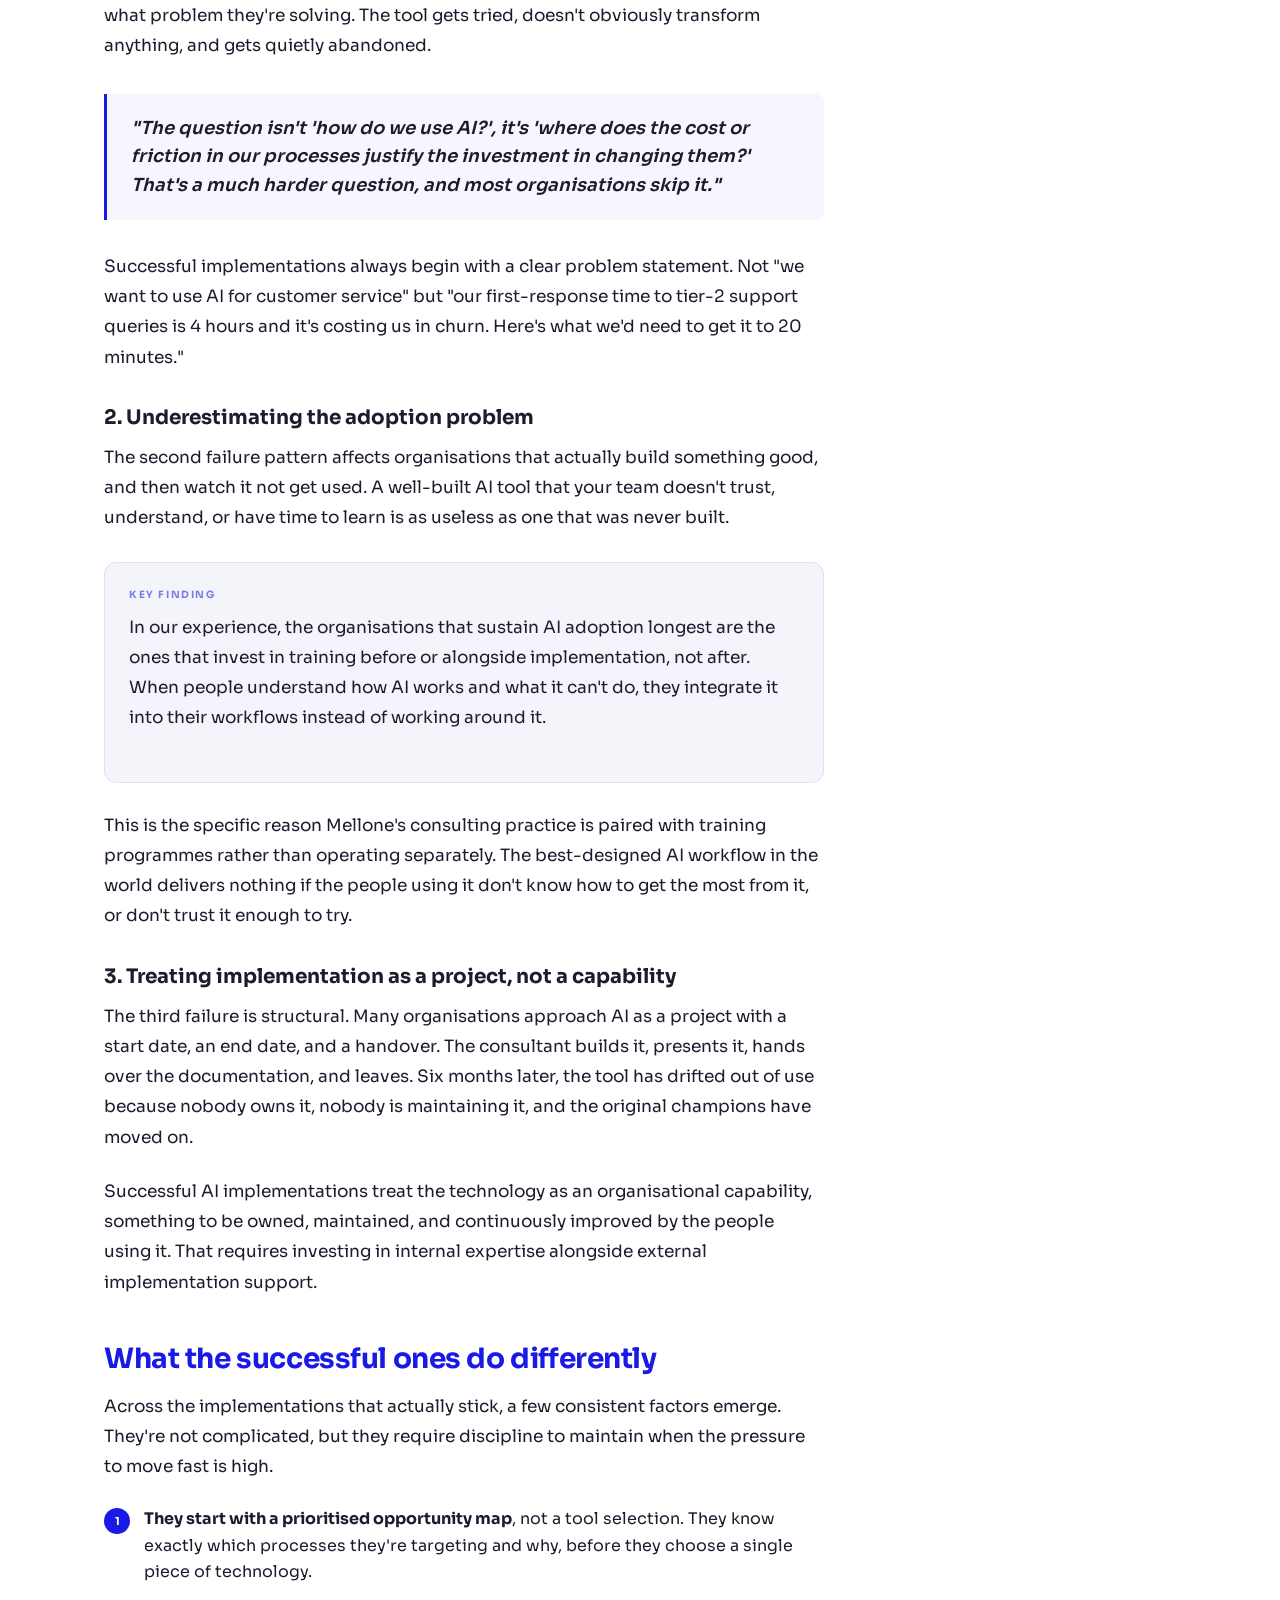
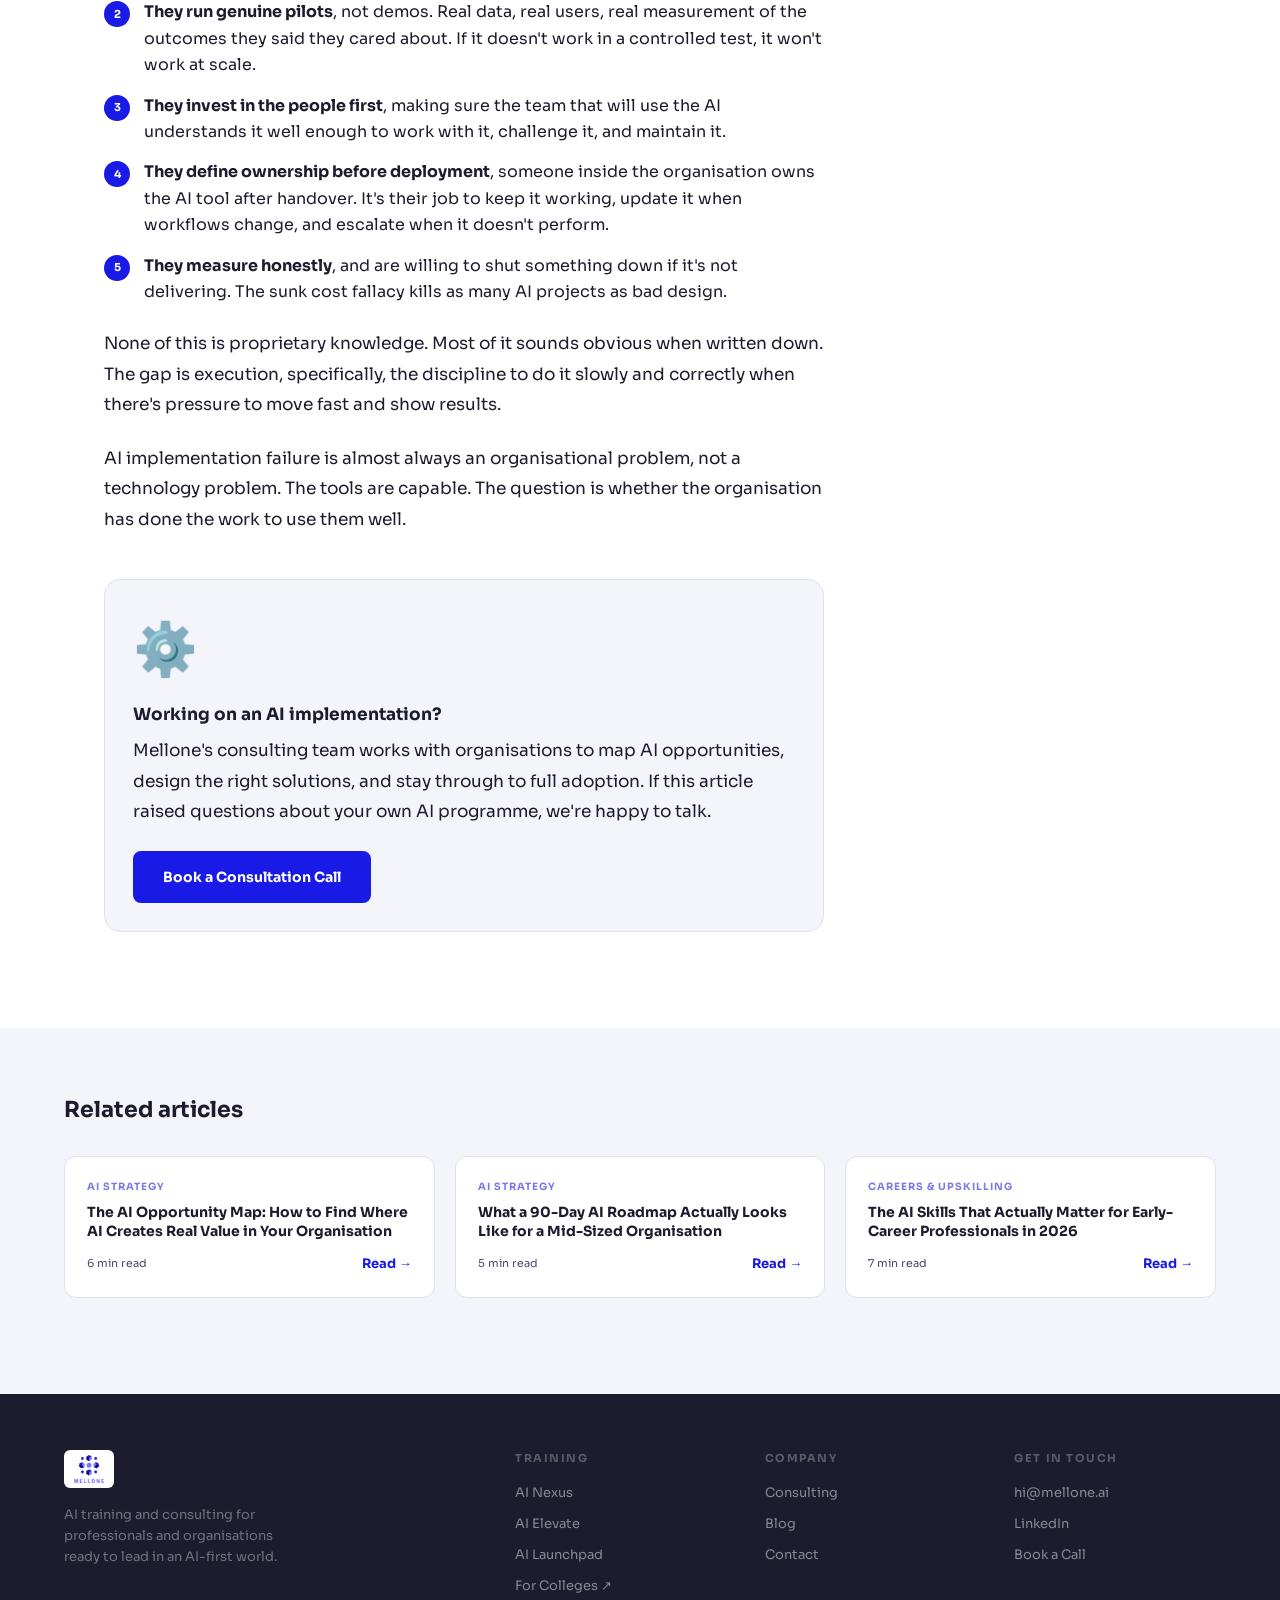
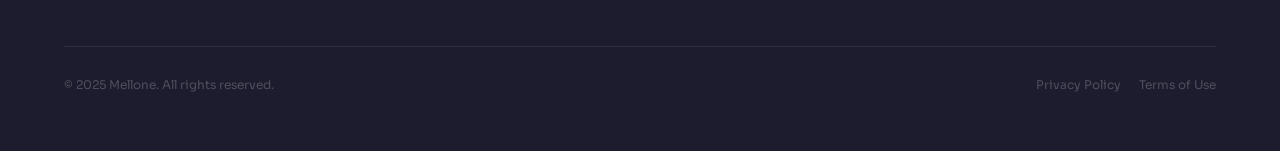
<file: blog-article.html>
<!DOCTYPE html>
<html lang="en">
<head>
  <meta charset="UTF-8" />
  <meta name="viewport" content="width=device-width, initial-scale=1.0" />
  <link rel="icon" type="image/png" href="/favicon-96x96.png" sizes="96x96" />
  <link rel="icon" type="image/svg+xml" href="/favicon.svg" />
  <link rel="shortcut icon" href="/favicon.ico" />
  <link rel="apple-touch-icon" sizes="180x180" href="/apple-touch-icon.png" />
  <meta name="apple-mobile-web-app-title" content="Mellone" />
  <link rel="manifest" href="/site.webmanifest" />
  <title>Why Most AI Implementations Fail | Mellone</title>
  <link rel="stylesheet" href="styles.css" />
  <style>
    /* ---- BLOG ARTICLE ---- */

    /* ARTICLE HERO */
    .article-hero {
      padding: 80px 64px 56px;
      border-bottom: 1px solid var(--border);
      max-width: var(--max-width);
      margin: 0 auto;
    }

    .ah-meta {
      display: flex;
      align-items: center;
      gap: 14px;
      margin-bottom: 20px;
    }

    .ah-cat {
      font-size: 11px;
      font-weight: 700;
      letter-spacing: 0.1em;
      text-transform: uppercase;
      color: var(--periwinkle);
    }

    .ah-sep { color: var(--border); }

    .ah-time {
      font-size: 12px;
      color: var(--mid-gray);
    }

    .ah-date {
      font-size: 12px;
      color: var(--mid-gray);
    }

    .ah-title {
      font-size: clamp(28px, 4vw, 44px);
      font-weight: 800;
      color: var(--dark-navy);
      letter-spacing: -0.025em;
      line-height: 1.15;
      margin-bottom: 18px;
      max-width: 820px;
    }

    .ah-excerpt {
      font-size: 17px;
      line-height: 1.7;
      color: var(--mid-gray);
      max-width: 700px;
    }

    /* ARTICLE LAYOUT */
    .article-layout {
      display: grid;
      grid-template-columns: 1fr 280px;
      gap: 64px;
      padding: 64px 64px 96px;
      max-width: var(--max-width);
      margin: 0 auto;
      align-items: start;
    }

    /* ARTICLE CONTENT */
    .article-content {
      max-width: 720px;
    }

    .article-img {
      height: 360px;
      background: var(--deep-blue);
      border-radius: var(--radius-xl);
      display: flex;
      align-items: center;
      justify-content: center;
      font-size: 72px;
      margin-bottom: 44px;
    }

    .article-content p {
      font-size: 17px;
      line-height: 1.78;
      color: var(--dark-navy);
      margin-bottom: 24px;
    }

    .article-content h2 {
      font-size: clamp(22px, 2.5vw, 28px);
      font-weight: 700;
      color: var(--deep-blue);
      margin: 44px 0 16px;
      letter-spacing: -0.015em;
    }

    .article-content h3 {
      font-size: clamp(17px, 1.8vw, 20px);
      font-weight: 700;
      color: var(--dark-navy);
      margin: 32px 0 12px;
    }

    .pull-quote {
      border-left: 3px solid var(--deep-blue);
      margin: 32px 0;
      padding: 20px 24px;
      background: rgba(26,26,230,0.04);
      border-radius: 0 var(--radius-md) var(--radius-md) 0;
    }

    .pull-quote p {
      font-size: 18px;
      font-weight: 600;
      color: var(--dark-navy);
      line-height: 1.6;
      font-style: italic;
      margin-bottom: 0;
    }

    .key-finding {
      background: var(--off-white);
      border: 1px solid var(--border);
      border-radius: var(--radius-lg);
      padding: 24px;
      margin: 28px 0;
    }

    .kf-label {
      font-size: 10px;
      font-weight: 700;
      letter-spacing: 0.16em;
      text-transform: uppercase;
      color: var(--periwinkle);
      margin-bottom: 10px;
    }

    .kf-text {
      font-size: 15px;
      line-height: 1.7;
      color: var(--dark-navy);
    }

    .success-factors {
      list-style: none;
      display: flex;
      flex-direction: column;
      gap: 14px;
      margin: 16px 0 24px;
    }

    .sf-item {
      display: flex;
      gap: 14px;
      align-items: flex-start;
    }

    .sf-num {
      width: 26px;
      height: 26px;
      border-radius: 50%;
      background: var(--deep-blue);
      color: white;
      font-size: 11px;
      font-weight: 700;
      display: flex;
      align-items: center;
      justify-content: center;
      flex-shrink: 0;
      margin-top: 2px;
    }

    .sf-text {
      font-size: 16px;
      line-height: 1.65;
      color: var(--dark-navy);
    }

    .sf-text strong {
      color: var(--dark-navy);
      font-weight: 700;
    }

    .cta-inline {
      background: var(--off-white);
      border: 1px solid var(--border);
      border-radius: var(--radius-xl);
      padding: 28px;
      margin-top: 44px;
    }

    .ci-icon { font-size: 52px; margin-bottom: 10px; }

    .ci-title {
      font-size: 17px;
      font-weight: 700;
      color: var(--dark-navy);
      margin-bottom: 8px;
    }

    .ci-body {
      font-size: 14px;
      line-height: 1.65;
      color: var(--mid-gray);
      margin-bottom: 18px;
    }

    /* SIDEBAR */
    .article-sidebar {
      position: sticky;
      top: 88px;
      display: flex;
      flex-direction: column;
      gap: 16px;
    }

    .sidebar-card {
      background: var(--off-white);
      border: 1px solid var(--border);
      border-radius: var(--radius-lg);
      padding: 20px;
    }

    .sidebar-title {
      font-size: 11px;
      font-weight: 700;
      letter-spacing: 0.14em;
      text-transform: uppercase;
      color: var(--mid-gray);
      margin-bottom: 14px;
    }

    .toc-list {
      list-style: none;
      display: flex;
      flex-direction: column;
      gap: 8px;
    }

    .toc-item a {
      font-size: 13px;
      color: var(--mid-gray);
      text-decoration: none;
      line-height: 1.45;
      transition: color 0.15s;
      display: block;
    }

    .toc-item a:hover { color: var(--deep-blue); }

    .toc-sub a {
      padding-left: 12px;
      font-size: 12px;
      color: var(--mid-gray);
    }

    .share-btns {
      display: flex;
      flex-direction: column;
      gap: 8px;
    }

    .share-btn {
      display: flex;
      align-items: center;
      gap: 10px;
      font-family: 'Sora', sans-serif;
      font-size: 13px;
      font-weight: 600;
      color: var(--dark-navy);
      background: white;
      border: 1px solid var(--border);
      border-radius: var(--radius-md);
      padding: 10px 14px;
      cursor: pointer;
      transition: all 0.15s;
      text-decoration: none;
    }

    .share-btn:hover {
      border-color: var(--periwinkle);
      color: var(--deep-blue);
    }

    .tags-list {
      display: flex;
      flex-wrap: wrap;
      gap: 6px;
    }

    .article-tag {
      font-size: 12px;
      font-weight: 600;
      color: var(--mid-blue);
      background: rgba(51,51,204,0.07);
      border: 1px solid rgba(51,51,204,0.14);
      padding: 4px 10px;
      border-radius: 20px;
    }

    /* RELATED */
    .related-section {
      padding: 64px 64px 96px;
      background: var(--off-white);
    }

    .related-inner {
      max-width: var(--max-width);
      margin: 0 auto;
    }

    .related-title {
      font-size: 22px;
      font-weight: 700;
      color: var(--dark-navy);
      margin-bottom: 28px;
    }

    .related-grid {
      display: grid;
      grid-template-columns: repeat(3, 1fr);
      gap: 20px;
    }

    .related-card {
      background: white;
      border: 1px solid var(--border);
      border-radius: var(--radius-lg);
      padding: 22px;
      text-decoration: none;
      color: inherit;
      transition: box-shadow 0.2s, transform 0.2s;
      display: flex;
      flex-direction: column;
    }

    .related-card:hover {
      box-shadow: 0 6px 24px rgba(28,28,46,0.1);
      transform: translateY(-2px);
    }

    .related-cat {
      font-size: 10px;
      font-weight: 700;
      letter-spacing: 0.1em;
      text-transform: uppercase;
      color: var(--periwinkle);
      margin-bottom: 8px;
    }

    .related-title-card {
      font-size: 14px;
      font-weight: 700;
      color: var(--dark-navy);
      line-height: 1.4;
      margin-bottom: 12px;
      flex: 1;
    }

    .related-footer {
      display: flex;
      align-items: center;
      justify-content: space-between;
    }

    .related-time {
      font-size: 11px;
      color: var(--mid-gray);
    }

    .related-link {
      font-size: 13px;
      font-weight: 700;
      color: var(--deep-blue);
    }

    /* RESPONSIVE */
    @media (max-width: 1024px) {
      .article-hero,
      .article-layout { padding-left: 40px; padding-right: 40px; }
      .article-layout { grid-template-columns: 1fr; gap: 40px; }
      .article-sidebar { position: static; }
      .related-section { padding: 56px 40px; }
      .related-grid { grid-template-columns: 1fr 1fr; }
    }

    @media (max-width: 768px) {
      .article-hero { padding: 48px 20px 40px; }
      .article-layout { padding: 40px 20px 64px; }
      .related-section { padding: 48px 20px; }
      .related-grid { grid-template-columns: 1fr; }
      .ah-meta { flex-wrap: wrap; gap: 8px; }
    }
  </style>
</head>
<body>

  <!-- NAV -->
  <nav class="nav">
    <a href="index.html" class="nav-logo"><img src="assets/FullLogo_NoBuffer.png" alt="Mellone" /></a>
    <div class="nav-links">
      <div class="nav-dropdown">
        <button class="nav-dropdown-toggle">Services<svg viewBox="0 0 12 12" fill="none"><path d="M2 4l4 4 4-4" stroke="currentColor" stroke-width="1.5" stroke-linecap="round" stroke-linejoin="round"/></svg></button>
        <div class="nav-dropdown-menu">
          <a href="consulting.html" class="nav-dropdown-item">Consulting</a>
          <a href="training.html" class="nav-dropdown-item">Training</a>
        </div>
      </div>
      <div class="nav-dropdown">
        <button class="nav-dropdown-toggle">Products<svg viewBox="0 0 12 12" fill="none"><path d="M2 4l4 4 4-4" stroke="currentColor" stroke-width="1.5" stroke-linecap="round" stroke-linejoin="round"/></svg></button>
        <div class="nav-dropdown-menu">
          <a href="ai-nexus.html" class="nav-dropdown-item">AI Nexus</a>
          <a href="ai-launchpad.html" class="nav-dropdown-item">AI Launchpad</a>
          <a href="ai-elevate.html" class="nav-dropdown-item">AI Elevate</a>
          <a href="https://campuslogix.in/" class="nav-dropdown-item" target="_blank" rel="noopener">For Colleges ↗</a>
        </div>
      </div>
      <a href="blog.html" class="nav-link active">Blog</a>
      <a href="contact.html" class="nav-link">Contact</a>
    </div>
    <div class="nav-right"><a href="contact.html" class="nav-cta">Talk to Us</a></div>
    <button class="nav-hamburger" aria-label="Toggle menu" onclick="this.closest('.nav').classList.toggle('mobile-open')"><span></span><span></span><span></span></button>
  </nav>

  <!-- BREADCRUMB -->
  <div class="breadcrumb-bar">
    <a href="blog.html" class="bc-link">Blog</a>
    <span class="bc-sep">›</span>
    <span class="bc-link">AI Strategy</span>
    <span class="bc-sep">›</span>
    <span class="bc-current">Why Most AI Implementations Fail</span>
  </div>

  <!-- ARTICLE HERO -->
  <section style="background: var(--white); border-bottom: 1px solid var(--border);">
    <div class="article-hero animate-fade-up">
      <div class="ah-meta">
        <span class="ah-cat">AI Strategy</span>
        <span class="ah-sep">·</span>
        <span class="ah-time">8 min read</span>
        <span class="ah-sep">·</span>
        <span class="ah-date">February 24, 2026</span>
      </div>
      <h1 class="ah-title">Why Most AI Implementations Fail, and What Separates the Ones That Don't</h1>
      <p class="ah-excerpt">The gap between a successful AI deployment and an abandoned pilot usually has nothing to do with the technology. Here's what actually determines whether AI sticks inside an organisation.</p>
    </div>
  </section>

  <!-- ARTICLE LAYOUT -->
  <div class="article-layout">

    <!-- CONTENT -->
    <article class="article-content">
      <div class="article-img">🤖</div>

      <p>Every week, organisations somewhere announce an AI initiative. A pilot. A proof of concept. A "transformation programme." And every week, many of those initiatives quietly fail, not with a dramatic announcement, but with a gradual loss of momentum until the tools sit unused and the budget gets reallocated.</p>

      <p>The failure rate for AI implementations is consistently high, estimates vary, but most practitioners put it somewhere between 50% and 80% of enterprise AI projects. The interesting question isn't why, it's which specific factors predict success, and which ones people consistently get wrong.</p>

      <h2>The three failures we see most often</h2>

      <p>After working across dozens of organisations at different stages of AI adoption, the failure patterns cluster around three root causes, none of which are technical.</p>

      <h3>1. Starting with the tool, not the problem</h3>

      <p>The most common failure pattern starts with enthusiasm rather than diagnosis. An executive sees a demo, attends a conference, reads a case study. The organisation buys access to an AI platform and instructs the team to "use it." Nobody is quite sure what problem they're solving. The tool gets tried, doesn't obviously transform anything, and gets quietly abandoned.</p>

      <div class="pull-quote">
        <p>"The question isn't 'how do we use AI?', it's 'where does the cost or friction in our processes justify the investment in changing them?' That's a much harder question, and most organisations skip it."</p>
      </div>

      <p>Successful implementations always begin with a clear problem statement. Not "we want to use AI for customer service" but "our first-response time to tier-2 support queries is 4 hours and it's costing us in churn. Here's what we'd need to get it to 20 minutes."</p>

      <h3>2. Underestimating the adoption problem</h3>

      <p>The second failure pattern affects organisations that actually build something good, and then watch it not get used. A well-built AI tool that your team doesn't trust, understand, or have time to learn is as useless as one that was never built.</p>

      <div class="key-finding">
        <div class="kf-label">Key Finding</div>
        <p class="kf-text">In our experience, the organisations that sustain AI adoption longest are the ones that invest in training before or alongside implementation, not after. When people understand how AI works and what it can't do, they integrate it into their workflows instead of working around it.</p>
      </div>

      <p>This is the specific reason Mellone's consulting practice is paired with training programmes rather than operating separately. The best-designed AI workflow in the world delivers nothing if the people using it don't know how to get the most from it, or don't trust it enough to try.</p>

      <h3>3. Treating implementation as a project, not a capability</h3>

      <p>The third failure is structural. Many organisations approach AI as a project with a start date, an end date, and a handover. The consultant builds it, presents it, hands over the documentation, and leaves. Six months later, the tool has drifted out of use because nobody owns it, nobody is maintaining it, and the original champions have moved on.</p>

      <p>Successful AI implementations treat the technology as an organisational capability, something to be owned, maintained, and continuously improved by the people using it. That requires investing in internal expertise alongside external implementation support.</p>

      <h2>What the successful ones do differently</h2>

      <p>Across the implementations that actually stick, a few consistent factors emerge. They're not complicated, but they require discipline to maintain when the pressure to move fast is high.</p>

      <ul class="success-factors">
        <li class="sf-item">
          <div class="sf-num">1</div>
          <div class="sf-text"><strong>They start with a prioritised opportunity map</strong>, not a tool selection. They know exactly which processes they're targeting and why, before they choose a single piece of technology.</div>
        </li>
        <li class="sf-item">
          <div class="sf-num">2</div>
          <div class="sf-text"><strong>They run genuine pilots</strong>, not demos. Real data, real users, real measurement of the outcomes they said they cared about. If it doesn't work in a controlled test, it won't work at scale.</div>
        </li>
        <li class="sf-item">
          <div class="sf-num">3</div>
          <div class="sf-text"><strong>They invest in the people first</strong>, making sure the team that will use the AI understands it well enough to work with it, challenge it, and maintain it.</div>
        </li>
        <li class="sf-item">
          <div class="sf-num">4</div>
          <div class="sf-text"><strong>They define ownership before deployment</strong>, someone inside the organisation owns the AI tool after handover. It's their job to keep it working, update it when workflows change, and escalate when it doesn't perform.</div>
        </li>
        <li class="sf-item">
          <div class="sf-num">5</div>
          <div class="sf-text"><strong>They measure honestly</strong>, and are willing to shut something down if it's not delivering. The sunk cost fallacy kills as many AI projects as bad design.</div>
        </li>
      </ul>

      <p>None of this is proprietary knowledge. Most of it sounds obvious when written down. The gap is execution, specifically, the discipline to do it slowly and correctly when there's pressure to move fast and show results.</p>

      <p>AI implementation failure is almost always an organisational problem, not a technology problem. The tools are capable. The question is whether the organisation has done the work to use them well.</p>

      <div class="cta-inline">
        <div class="ci-icon">⚙️</div>
        <div class="ci-title">Working on an AI implementation?</div>
        <p class="ci-body">Mellone's consulting team works with organisations to map AI opportunities, design the right solutions, and stay through to full adoption. If this article raised questions about your own AI programme, we're happy to talk.</p>
        <a href="contact.html" class="btn btn-primary">Book a Consultation Call</a>
      </div>
    </article>

    <!-- SIDEBAR -->
    <aside class="article-sidebar">
      <div class="sidebar-card">
        <div class="sidebar-title">Table of Contents</div>
        <ul class="toc-list">
          <li class="toc-item"><a href="#">The three failures we see most often</a></li>
          <li class="toc-item toc-sub"><a href="#">Starting with the tool, not the problem</a></li>
          <li class="toc-item toc-sub"><a href="#">Underestimating the adoption problem</a></li>
          <li class="toc-item toc-sub"><a href="#">Treating it as a project, not a capability</a></li>
          <li class="toc-item"><a href="#">What the successful ones do differently</a></li>
        </ul>
      </div>

      <div class="sidebar-card">
        <div class="sidebar-title">Share</div>
        <div class="share-btns">
          <a href="https://linkedin.com" class="share-btn" target="_blank" rel="noopener">
            <span>💼</span> Share on LinkedIn
          </a>
          <button class="share-btn" onclick="navigator.clipboard.writeText(window.location.href).then(()=>this.textContent='✓ Copied!')">
            <span>🔗</span> Copy link
          </button>
        </div>
      </div>

      <div class="sidebar-card">
        <div class="sidebar-title">Tags</div>
        <div class="tags-list">
          <span class="article-tag">AI Strategy</span>
          <span class="article-tag">Implementation</span>
          <span class="article-tag">Change Management</span>
          <span class="article-tag">Organisations</span>
        </div>
      </div>
    </aside>
  </div>

  <!-- RELATED -->
  <section class="related-section">
    <div class="related-inner">
      <div class="related-title">Related articles</div>
      <div class="related-grid">
        <a href="blog-article.html" class="related-card">
          <div class="related-cat">AI Strategy</div>
          <div class="related-title-card">The AI Opportunity Map: How to Find Where AI Creates Real Value in Your Organisation</div>
          <div class="related-footer">
            <span class="related-time">6 min read</span>
            <span class="related-link">Read →</span>
          </div>
        </a>
        <a href="blog-article.html" class="related-card">
          <div class="related-cat">AI Strategy</div>
          <div class="related-title-card">What a 90-Day AI Roadmap Actually Looks Like for a Mid-Sized Organisation</div>
          <div class="related-footer">
            <span class="related-time">5 min read</span>
            <span class="related-link">Read →</span>
          </div>
        </a>
        <a href="blog-article.html" class="related-card">
          <div class="related-cat">Careers &amp; Upskilling</div>
          <div class="related-title-card">The AI Skills That Actually Matter for Early-Career Professionals in 2026</div>
          <div class="related-footer">
            <span class="related-time">7 min read</span>
            <span class="related-link">Read →</span>
          </div>
        </a>
      </div>
    </div>
  </section>

  <!-- FOOTER -->
  <footer class="footer">
    <div class="footer-inner">
      <div class="footer-top">
        <div class="footer-brand">
          <div class="footer-logo-wrap"><div class="footer-logo-img"><img src="assets/FullLogo_NoBuffer.png" alt="Mellone" /></div></div>
          <p class="footer-tagline">AI training and consulting for professionals and organisations ready to lead in an AI-first world.</p>
        </div>
        <div>
          <div class="footer-col-title">Training</div>
          <a href="ai-nexus.html" class="footer-link">AI Nexus</a>
          <a href="ai-elevate.html" class="footer-link">AI Elevate</a>
          <a href="ai-launchpad.html" class="footer-link">AI Launchpad</a>
          <a href="#" class="footer-link">For Colleges ↗</a>
        </div>
        <div>
          <div class="footer-col-title">Company</div>
          <a href="consulting.html" class="footer-link">Consulting</a>
          <a href="blog.html" class="footer-link">Blog</a>
          <a href="contact.html" class="footer-link">Contact</a>
        </div>
        <div>
          <div class="footer-col-title">Get in Touch</div>
          <a href="mailto:hi@mellone.ai" class="footer-link">hi@mellone.ai</a>
          <a href="https://www.linkedin.com/company/109029571/" class="footer-link" target="_blank" rel="noopener">LinkedIn</a>
          <a href="contact.html" class="footer-link">Book a Call</a>
        </div>
      </div>
      <div class="footer-bottom">
        <span class="footer-copy">© 2025 Mellone. All rights reserved.</span>
        <div class="footer-legal"><a href="#">Privacy Policy</a><a href="#">Terms of Use</a></div>
      </div>
    </div>
  </footer>

  <script src="nav.js"></script>
</body>
</html>
</file>
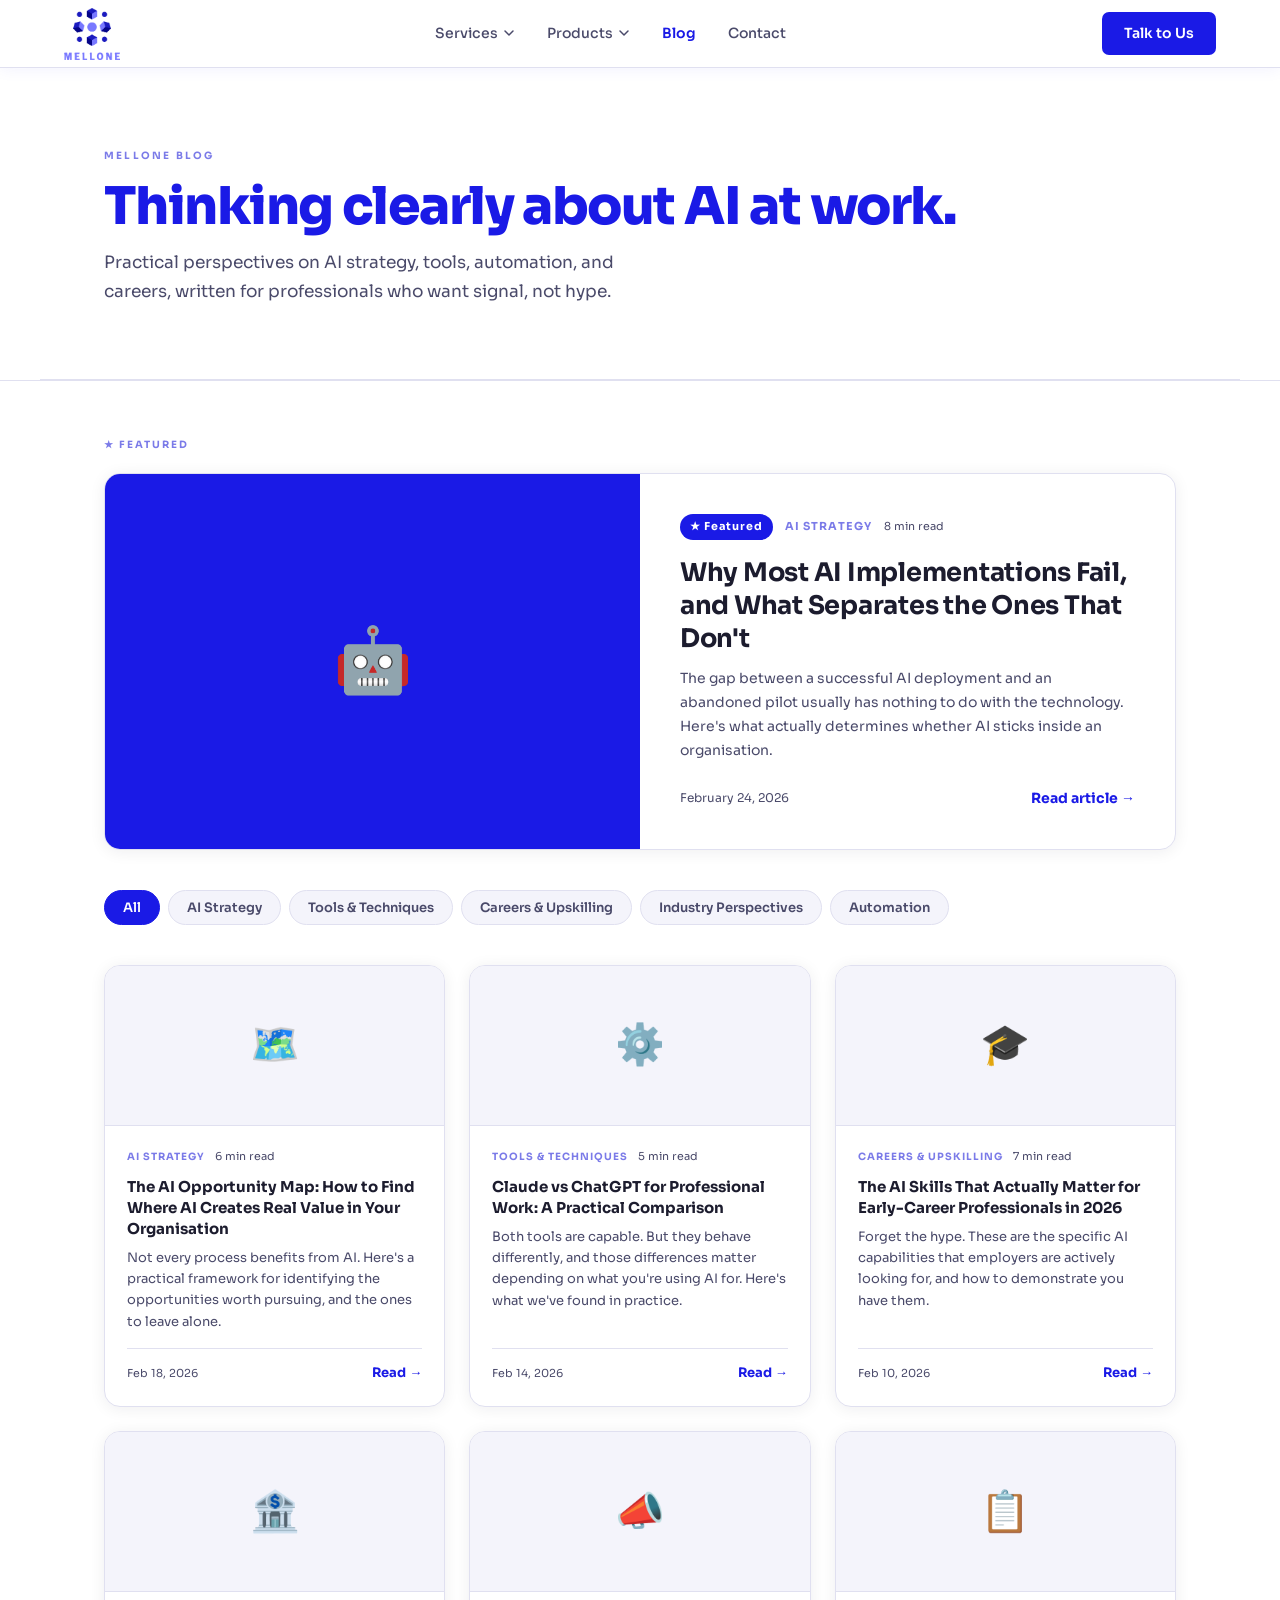
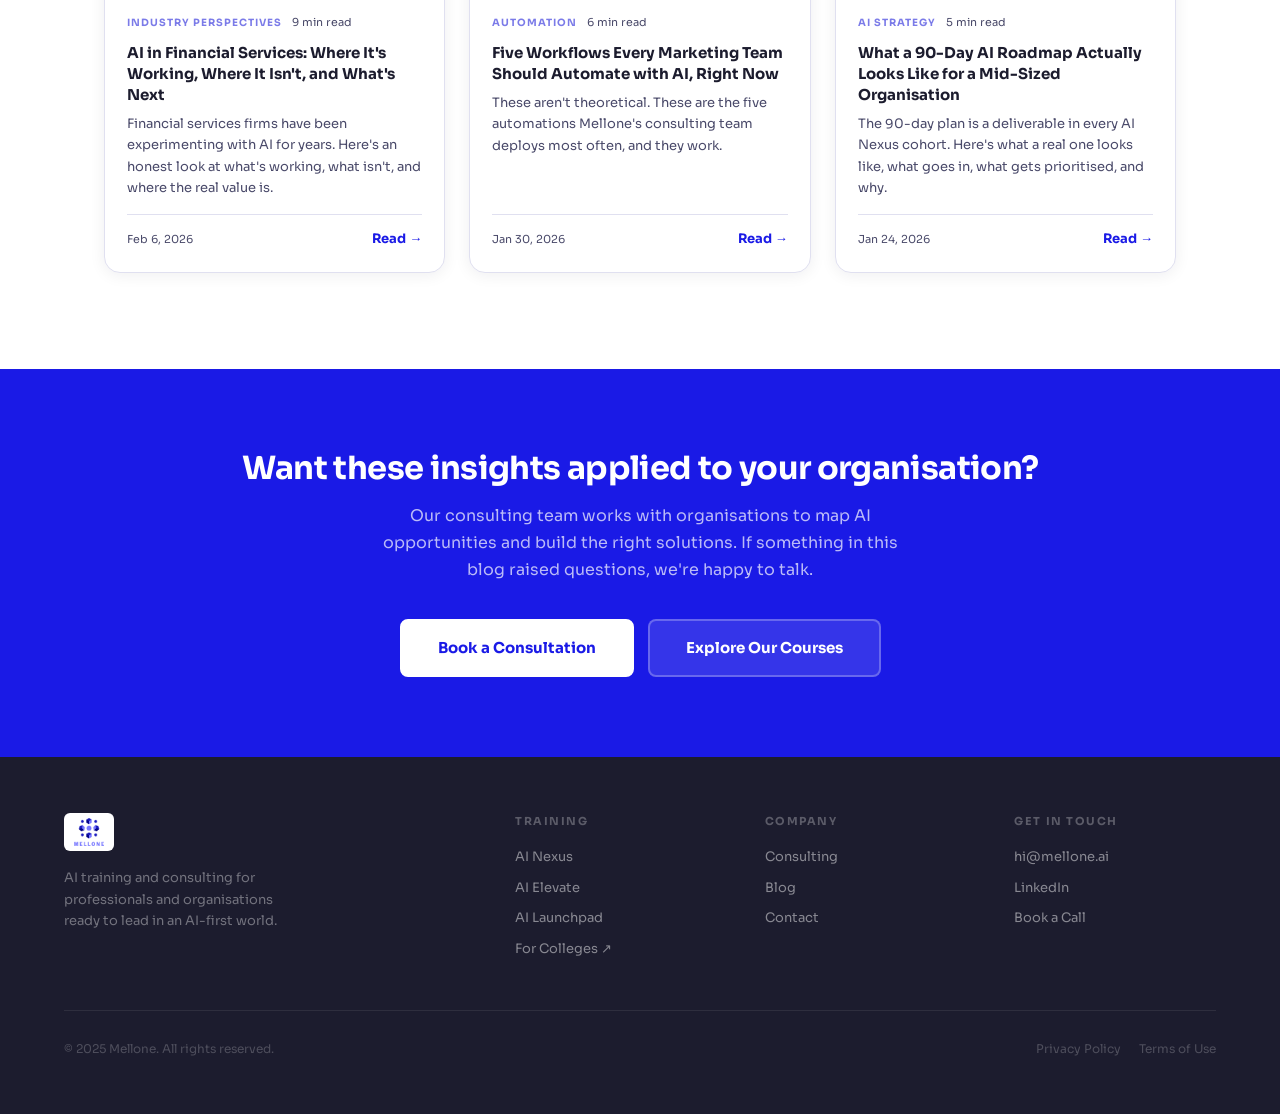
<file: blog.html>
<!DOCTYPE html>
<html lang="en">
<head>
  <meta charset="UTF-8" />
  <meta name="viewport" content="width=device-width, initial-scale=1.0" />
  <link rel="icon" type="image/png" href="/favicon-96x96.png" sizes="96x96" />
  <link rel="icon" type="image/svg+xml" href="/favicon.svg" />
  <link rel="shortcut icon" href="/favicon.ico" />
  <link rel="apple-touch-icon" sizes="180x180" href="/apple-touch-icon.png" />
  <meta name="apple-mobile-web-app-title" content="Mellone" />
  <link rel="manifest" href="/site.webmanifest" />
  <title>Blog | Mellone</title>
  <link rel="stylesheet" href="styles.css" />
  <style>
    /* ---- BLOG LISTING ---- */

    /* HERO */
    .blog-hero {
      padding: 80px 64px 72px;
      border-bottom: 1px solid var(--border);
      max-width: var(--max-width);
      margin: 0 auto;
    }

    .blog-hero h1 {
      font-size: clamp(36px, 4.5vw, 52px);
      font-weight: 800;
      color: var(--deep-blue);
      letter-spacing: -0.03em;
      line-height: 1.1;
      margin-bottom: 14px;
    }

    .blog-hero p {
      font-size: 17px;
      line-height: 1.7;
      color: var(--mid-gray);
      max-width: 560px;
    }

    /* FEATURED */
    .featured-section {
      padding: 64px 64px 0;
      max-width: var(--max-width);
      margin: 0 auto;
    }

    .section-label {
      font-size: 10px;
      font-weight: 700;
      letter-spacing: 0.2em;
      text-transform: uppercase;
      color: var(--periwinkle);
      margin-bottom: 20px;
      display: block;
    }

    .featured-card {
      display: grid;
      grid-template-columns: 1fr 1fr;
      border: 1px solid var(--border);
      border-radius: var(--radius-xl);
      overflow: hidden;
      background: white;
      box-shadow: var(--shadow-card);
    }

    .fc-img {
      background: var(--deep-blue);
      display: flex;
      align-items: center;
      justify-content: center;
      font-size: 64px;
      min-height: 300px;
    }

    .fc-body {
      padding: 40px;
      display: flex;
      flex-direction: column;
      justify-content: center;
    }

    .fc-meta {
      display: flex;
      align-items: center;
      gap: 12px;
      margin-bottom: 16px;
    }

    .fc-star {
      font-size: 11px;
      font-weight: 700;
      letter-spacing: 0.08em;
      color: white;
      background: var(--deep-blue);
      padding: 4px 10px;
      border-radius: 20px;
    }

    .fc-cat {
      font-size: 11px;
      font-weight: 700;
      letter-spacing: 0.1em;
      text-transform: uppercase;
      color: var(--periwinkle);
    }

    .fc-time {
      font-size: 11px;
      color: var(--mid-gray);
    }

    .fc-title {
      font-size: clamp(20px, 2vw, 26px);
      font-weight: 700;
      color: var(--dark-navy);
      line-height: 1.3;
      margin-bottom: 12px;
      letter-spacing: -0.01em;
    }

    .fc-excerpt {
      font-size: 14px;
      line-height: 1.7;
      color: var(--mid-gray);
      margin-bottom: 24px;
    }

    .fc-footer {
      display: flex;
      align-items: center;
      justify-content: space-between;
    }

    .fc-date {
      font-size: 12px;
      color: var(--mid-gray);
    }

    .fc-link {
      font-size: 14px;
      font-weight: 700;
      color: var(--deep-blue);
      text-decoration: none;
      transition: color 0.15s;
    }

    .fc-link:hover { color: var(--mid-blue); }

    /* FILTERS */
    .filters-bar {
      padding: 40px 64px 0;
      max-width: var(--max-width);
      margin: 0 auto;
      display: flex;
      align-items: center;
      gap: 8px;
      flex-wrap: wrap;
    }

    .filter-btn {
      font-family: 'Sora', sans-serif;
      font-size: 13px;
      font-weight: 600;
      color: var(--mid-gray);
      background: var(--off-white);
      border: 1px solid var(--border);
      border-radius: 20px;
      padding: 8px 18px;
      cursor: pointer;
      transition: all 0.15s;
    }

    .filter-btn:hover {
      border-color: var(--periwinkle);
      color: var(--dark-navy);
    }

    .filter-btn.active {
      background: var(--deep-blue);
      border-color: var(--deep-blue);
      color: white;
    }

    /* POST GRID */
    .posts-section {
      padding: 40px 64px 96px;
      max-width: var(--max-width);
      margin: 0 auto;
    }

    .post-grid {
      display: grid;
      grid-template-columns: repeat(3, 1fr);
      gap: 24px;
    }

    .post-card {
      border: 1px solid var(--border);
      border-radius: var(--radius-xl);
      overflow: hidden;
      background: white;
      display: flex;
      flex-direction: column;
      box-shadow: var(--shadow-card);
      transition: box-shadow 0.2s, transform 0.2s;
      text-decoration: none;
      color: inherit;
    }

    .post-card:hover {
      box-shadow: 0 8px 32px rgba(28,28,46,0.12);
      transform: translateY(-3px);
    }

    .post-card-img {
      height: 160px;
      background: var(--off-white);
      display: flex;
      align-items: center;
      justify-content: center;
      font-size: 40px;
      border-bottom: 1px solid var(--border);
    }

    .post-card-body {
      padding: 22px;
      flex: 1;
      display: flex;
      flex-direction: column;
    }

    .post-meta {
      display: flex;
      align-items: center;
      gap: 10px;
      margin-bottom: 10px;
    }

    .post-cat {
      font-size: 10px;
      font-weight: 700;
      letter-spacing: 0.1em;
      text-transform: uppercase;
      color: var(--periwinkle);
    }

    .post-time {
      font-size: 11px;
      color: var(--mid-gray);
    }

    .post-title {
      font-size: 15px;
      font-weight: 700;
      color: var(--dark-navy);
      line-height: 1.4;
      margin-bottom: 8px;
    }

    .post-excerpt {
      font-size: 13px;
      line-height: 1.65;
      color: var(--mid-gray);
      flex: 1;
      margin-bottom: 16px;
    }

    .post-footer {
      display: flex;
      align-items: center;
      justify-content: space-between;
      padding-top: 14px;
      border-top: 1px solid var(--border);
      margin-top: auto;
    }

    .post-date {
      font-size: 11px;
      color: var(--mid-gray);
    }

    .post-link {
      font-size: 13px;
      font-weight: 700;
      color: var(--deep-blue);
    }

    /* RESPONSIVE */
    @media (max-width: 1024px) {
      .blog-hero,
      .featured-section,
      .filters-bar,
      .posts-section { padding-left: 40px; padding-right: 40px; }
      .post-grid { grid-template-columns: 1fr 1fr; }
      .featured-card { grid-template-columns: 1fr; }
      .fc-img { min-height: 200px; }
    }

    @media (max-width: 768px) {
      .blog-hero,
      .featured-section,
      .filters-bar,
      .posts-section { padding-left: 20px; padding-right: 20px; }
      .blog-hero { padding-top: 56px; padding-bottom: 48px; }
      .post-grid { grid-template-columns: 1fr; }
    }
  </style>
</head>
<body>

  <!-- NAV -->
  <nav class="nav">
    <a href="index.html" class="nav-logo"><img src="assets/FullLogo_NoBuffer.png" alt="Mellone" /></a>
    <div class="nav-links">
      <div class="nav-dropdown">
        <button class="nav-dropdown-toggle">Services<svg viewBox="0 0 12 12" fill="none"><path d="M2 4l4 4 4-4" stroke="currentColor" stroke-width="1.5" stroke-linecap="round" stroke-linejoin="round"/></svg></button>
        <div class="nav-dropdown-menu">
          <a href="consulting.html" class="nav-dropdown-item">Consulting</a>
          <a href="training.html" class="nav-dropdown-item">Training</a>
        </div>
      </div>
      <div class="nav-dropdown">
        <button class="nav-dropdown-toggle">Products<svg viewBox="0 0 12 12" fill="none"><path d="M2 4l4 4 4-4" stroke="currentColor" stroke-width="1.5" stroke-linecap="round" stroke-linejoin="round"/></svg></button>
        <div class="nav-dropdown-menu">
          <a href="ai-nexus.html" class="nav-dropdown-item">AI Nexus</a>
          <a href="ai-launchpad.html" class="nav-dropdown-item">AI Launchpad</a>
          <a href="ai-elevate.html" class="nav-dropdown-item">AI Elevate</a>
          <a href="https://campuslogix.in/" class="nav-dropdown-item" target="_blank" rel="noopener">For Colleges ↗</a>
        </div>
      </div>
      <a href="blog.html" class="nav-link active">Blog</a>
      <a href="contact.html" class="nav-link">Contact</a>
    </div>
    <div class="nav-right"><a href="contact.html" class="nav-cta">Talk to Us</a></div>
    <button class="nav-hamburger" aria-label="Toggle menu" onclick="this.closest('.nav').classList.toggle('mobile-open')"><span></span><span></span><span></span></button>
  </nav>

  <!-- HERO -->
  <section style="background: var(--white); border-bottom: 1px solid var(--border);">
    <div class="blog-hero animate-fade-up">
      <span class="eyebrow">Mellone Blog</span>
      <h1>Thinking clearly about AI at work.</h1>
      <p>Practical perspectives on AI strategy, tools, automation, and careers, written for professionals who want signal, not hype.</p>
    </div>
  </section>

  <!-- FEATURED -->
  <div class="featured-section" style="padding-top: 56px;">
    <span class="section-label">★ Featured</span>
    <a href="blog-article.html" class="featured-card" style="text-decoration:none; color:inherit; display:grid;">
      <div class="fc-img">🤖</div>
      <div class="fc-body">
        <div class="fc-meta">
          <span class="fc-star">★ Featured</span>
          <span class="fc-cat">AI Strategy</span>
          <span class="fc-time">8 min read</span>
        </div>
        <div class="fc-title">Why Most AI Implementations Fail, and What Separates the Ones That Don't</div>
        <p class="fc-excerpt">The gap between a successful AI deployment and an abandoned pilot usually has nothing to do with the technology. Here's what actually determines whether AI sticks inside an organisation.</p>
        <div class="fc-footer">
          <span class="fc-date">February 24, 2026</span>
          <span class="fc-link">Read article →</span>
        </div>
      </div>
    </a>
  </div>

  <!-- FILTERS -->
  <div class="filters-bar">
    <button class="filter-btn active" onclick="setFilter('all', this)">All</button>
    <button class="filter-btn" onclick="setFilter('strategy', this)">AI Strategy</button>
    <button class="filter-btn" onclick="setFilter('tools', this)">Tools &amp; Techniques</button>
    <button class="filter-btn" onclick="setFilter('careers', this)">Careers &amp; Upskilling</button>
    <button class="filter-btn" onclick="setFilter('industry', this)">Industry Perspectives</button>
    <button class="filter-btn" onclick="setFilter('automation', this)">Automation</button>
  </div>

  <!-- POSTS -->
  <div class="posts-section">
    <div class="post-grid">
      <a href="blog-article.html" class="post-card" data-cat="strategy">
        <div class="post-card-img">🗺️</div>
        <div class="post-card-body">
          <div class="post-meta"><span class="post-cat">AI Strategy</span><span class="post-time">6 min read</span></div>
          <div class="post-title">The AI Opportunity Map: How to Find Where AI Creates Real Value in Your Organisation</div>
          <p class="post-excerpt">Not every process benefits from AI. Here's a practical framework for identifying the opportunities worth pursuing, and the ones to leave alone.</p>
          <div class="post-footer">
            <span class="post-date">Feb 18, 2026</span>
            <span class="post-link">Read →</span>
          </div>
        </div>
      </a>

      <a href="blog-article.html" class="post-card" data-cat="tools">
        <div class="post-card-img">⚙️</div>
        <div class="post-card-body">
          <div class="post-meta"><span class="post-cat">Tools &amp; Techniques</span><span class="post-time">5 min read</span></div>
          <div class="post-title">Claude vs ChatGPT for Professional Work: A Practical Comparison</div>
          <p class="post-excerpt">Both tools are capable. But they behave differently, and those differences matter depending on what you're using AI for. Here's what we've found in practice.</p>
          <div class="post-footer">
            <span class="post-date">Feb 14, 2026</span>
            <span class="post-link">Read →</span>
          </div>
        </div>
      </a>

      <a href="blog-article.html" class="post-card" data-cat="careers">
        <div class="post-card-img">🎓</div>
        <div class="post-card-body">
          <div class="post-meta"><span class="post-cat">Careers &amp; Upskilling</span><span class="post-time">7 min read</span></div>
          <div class="post-title">The AI Skills That Actually Matter for Early-Career Professionals in 2026</div>
          <p class="post-excerpt">Forget the hype. These are the specific AI capabilities that employers are actively looking for, and how to demonstrate you have them.</p>
          <div class="post-footer">
            <span class="post-date">Feb 10, 2026</span>
            <span class="post-link">Read →</span>
          </div>
        </div>
      </a>

      <a href="blog-article.html" class="post-card" data-cat="industry">
        <div class="post-card-img">🏦</div>
        <div class="post-card-body">
          <div class="post-meta"><span class="post-cat">Industry Perspectives</span><span class="post-time">9 min read</span></div>
          <div class="post-title">AI in Financial Services: Where It's Working, Where It Isn't, and What's Next</div>
          <p class="post-excerpt">Financial services firms have been experimenting with AI for years. Here's an honest look at what's working, what isn't, and where the real value is.</p>
          <div class="post-footer">
            <span class="post-date">Feb 6, 2026</span>
            <span class="post-link">Read →</span>
          </div>
        </div>
      </a>

      <a href="blog-article.html" class="post-card" data-cat="automation">
        <div class="post-card-img">📣</div>
        <div class="post-card-body">
          <div class="post-meta"><span class="post-cat">Automation</span><span class="post-time">6 min read</span></div>
          <div class="post-title">Five Workflows Every Marketing Team Should Automate with AI, Right Now</div>
          <p class="post-excerpt">These aren't theoretical. These are the five automations Mellone's consulting team deploys most often, and they work.</p>
          <div class="post-footer">
            <span class="post-date">Jan 30, 2026</span>
            <span class="post-link">Read →</span>
          </div>
        </div>
      </a>

      <a href="blog-article.html" class="post-card" data-cat="strategy">
        <div class="post-card-img">📋</div>
        <div class="post-card-body">
          <div class="post-meta"><span class="post-cat">AI Strategy</span><span class="post-time">5 min read</span></div>
          <div class="post-title">What a 90-Day AI Roadmap Actually Looks Like for a Mid-Sized Organisation</div>
          <p class="post-excerpt">The 90-day plan is a deliverable in every AI Nexus cohort. Here's what a real one looks like, what goes in, what gets prioritised, and why.</p>
          <div class="post-footer">
            <span class="post-date">Jan 24, 2026</span>
            <span class="post-link">Read →</span>
          </div>
        </div>
      </a>
    </div>
  </div>

  <!-- CTA -->
  <section class="cta-section">
    <div style="max-width: var(--max-width); margin: 0 auto;">
      <h2>Want these insights applied to your organisation?</h2>
      <p>Our consulting team works with organisations to map AI opportunities and build the right solutions. If something in this blog raised questions, we're happy to talk.</p>
      <div class="cta-actions">
        <a href="contact.html" class="btn btn-white btn-lg">Book a Consultation</a>
        <a href="training.html" class="btn btn-ghost-white btn-lg">Explore Our Courses</a>
      </div>
    </div>
  </section>

  <!-- FOOTER -->
  <footer class="footer">
    <div class="footer-inner">
      <div class="footer-top">
        <div class="footer-brand">
          <div class="footer-logo-wrap"><div class="footer-logo-img"><img src="assets/FullLogo_NoBuffer.png" alt="Mellone" /></div></div>
          <p class="footer-tagline">AI training and consulting for professionals and organisations ready to lead in an AI-first world.</p>
        </div>
        <div>
          <div class="footer-col-title">Training</div>
          <a href="ai-nexus.html" class="footer-link">AI Nexus</a>
          <a href="ai-elevate.html" class="footer-link">AI Elevate</a>
          <a href="ai-launchpad.html" class="footer-link">AI Launchpad</a>
          <a href="#" class="footer-link">For Colleges ↗</a>
        </div>
        <div>
          <div class="footer-col-title">Company</div>
          <a href="consulting.html" class="footer-link">Consulting</a>
          <a href="blog.html" class="footer-link">Blog</a>
          <a href="contact.html" class="footer-link">Contact</a>
        </div>
        <div>
          <div class="footer-col-title">Get in Touch</div>
          <a href="mailto:hi@mellone.ai" class="footer-link">hi@mellone.ai</a>
          <a href="https://www.linkedin.com/company/109029571/" class="footer-link" target="_blank" rel="noopener">LinkedIn</a>
          <a href="contact.html" class="footer-link">Book a Call</a>
        </div>
      </div>
      <div class="footer-bottom">
        <span class="footer-copy">© 2025 Mellone. All rights reserved.</span>
        <div class="footer-legal"><a href="#">Privacy Policy</a><a href="#">Terms of Use</a></div>
      </div>
    </div>
  </footer>

  <script>
    function setFilter(cat, btn) {
      document.querySelectorAll('.filter-btn').forEach(b => b.classList.remove('active'));
      btn.classList.add('active');
      const cards = document.querySelectorAll('.post-card');
      cards.forEach(card => {
        if (cat === 'all' || card.dataset.cat === cat) {
          card.style.display = '';
        } else {
          card.style.display = 'none';
        }
      });
    }
  </script>

  <script src="nav.js"></script>
</body>
</html>
</file>
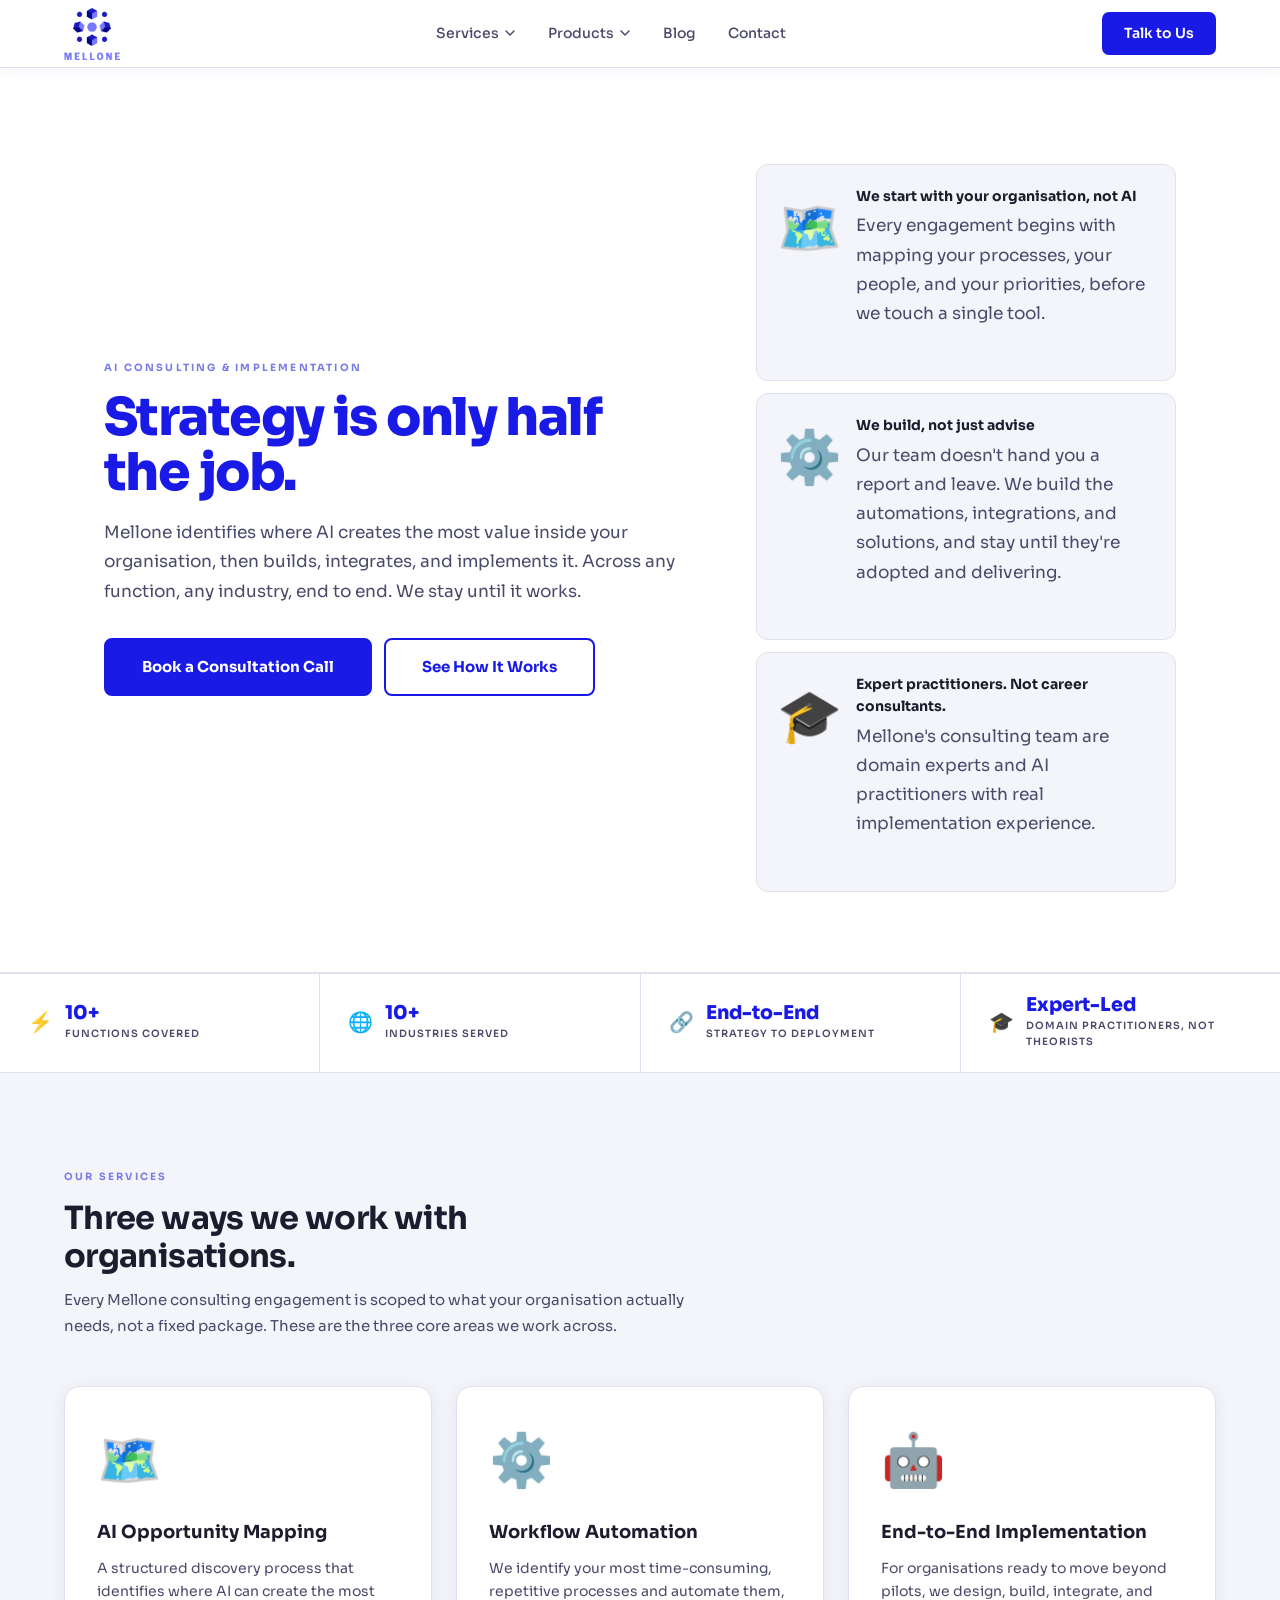
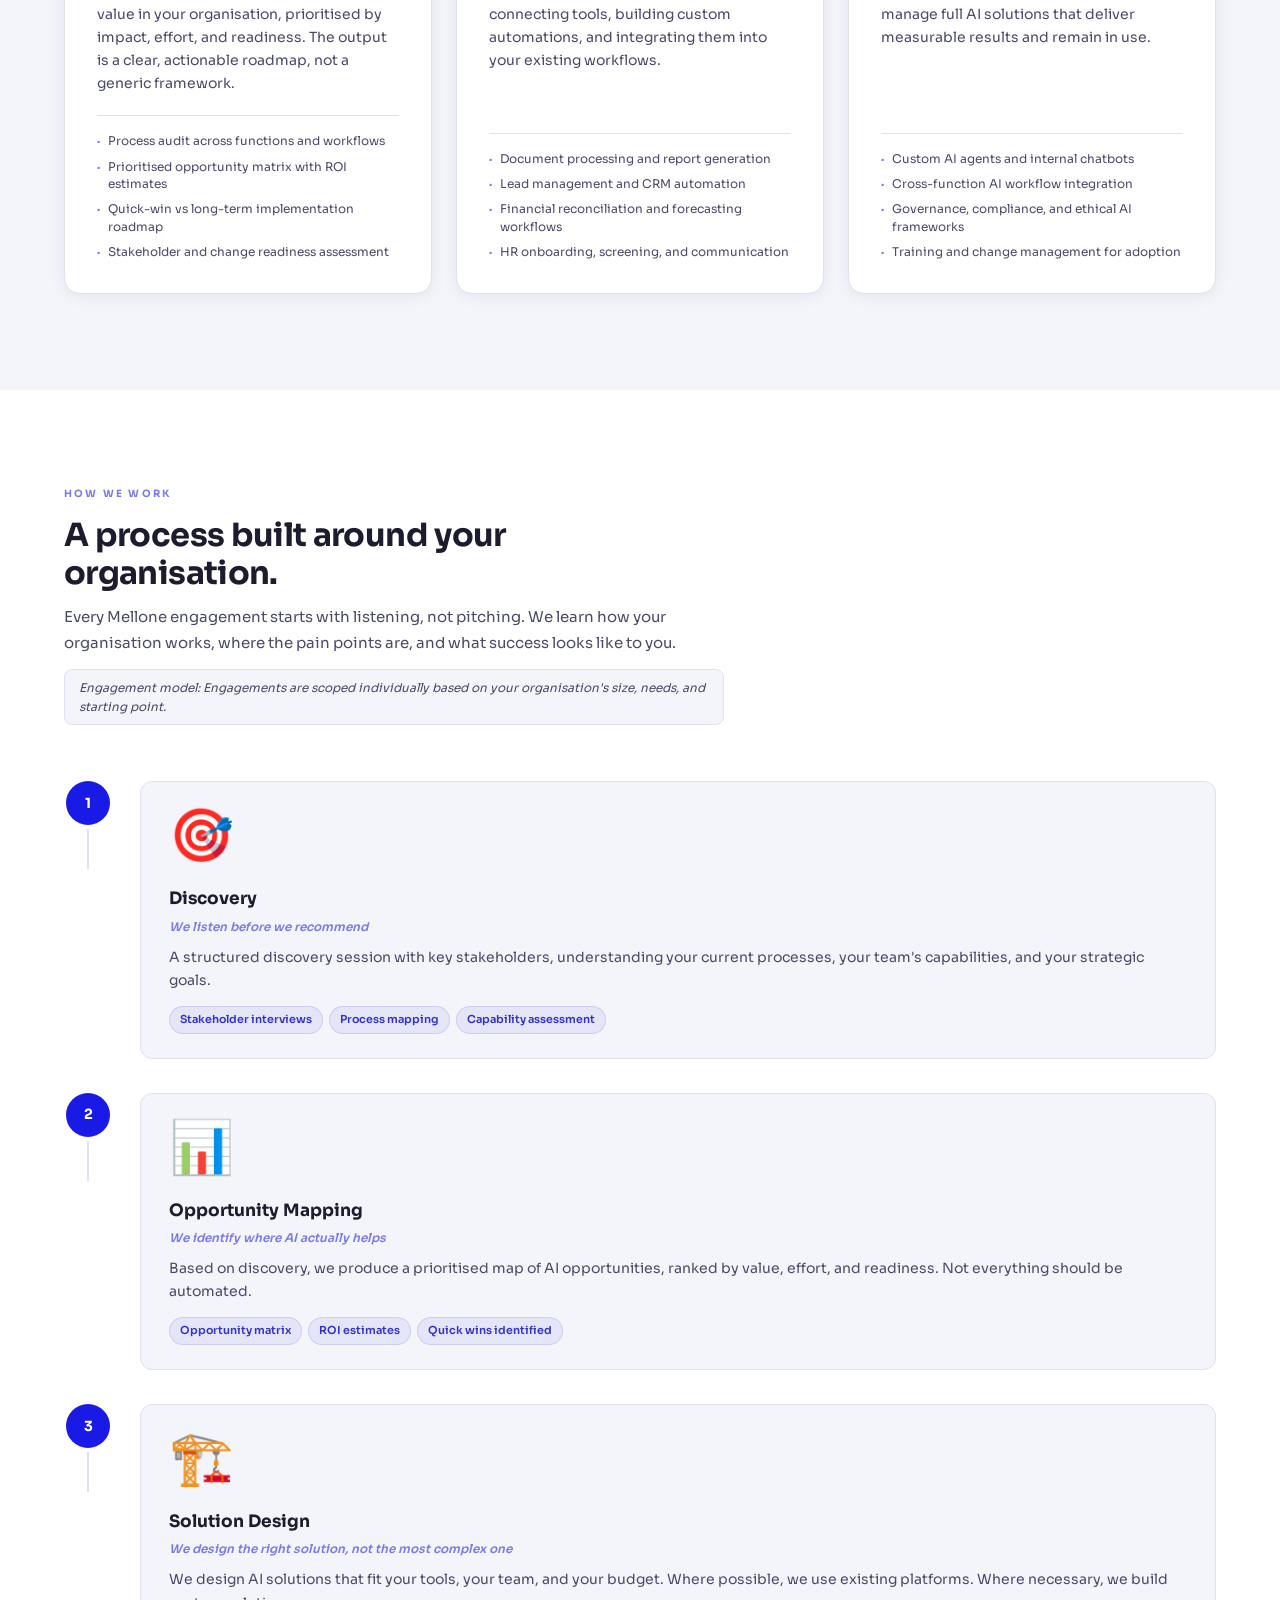
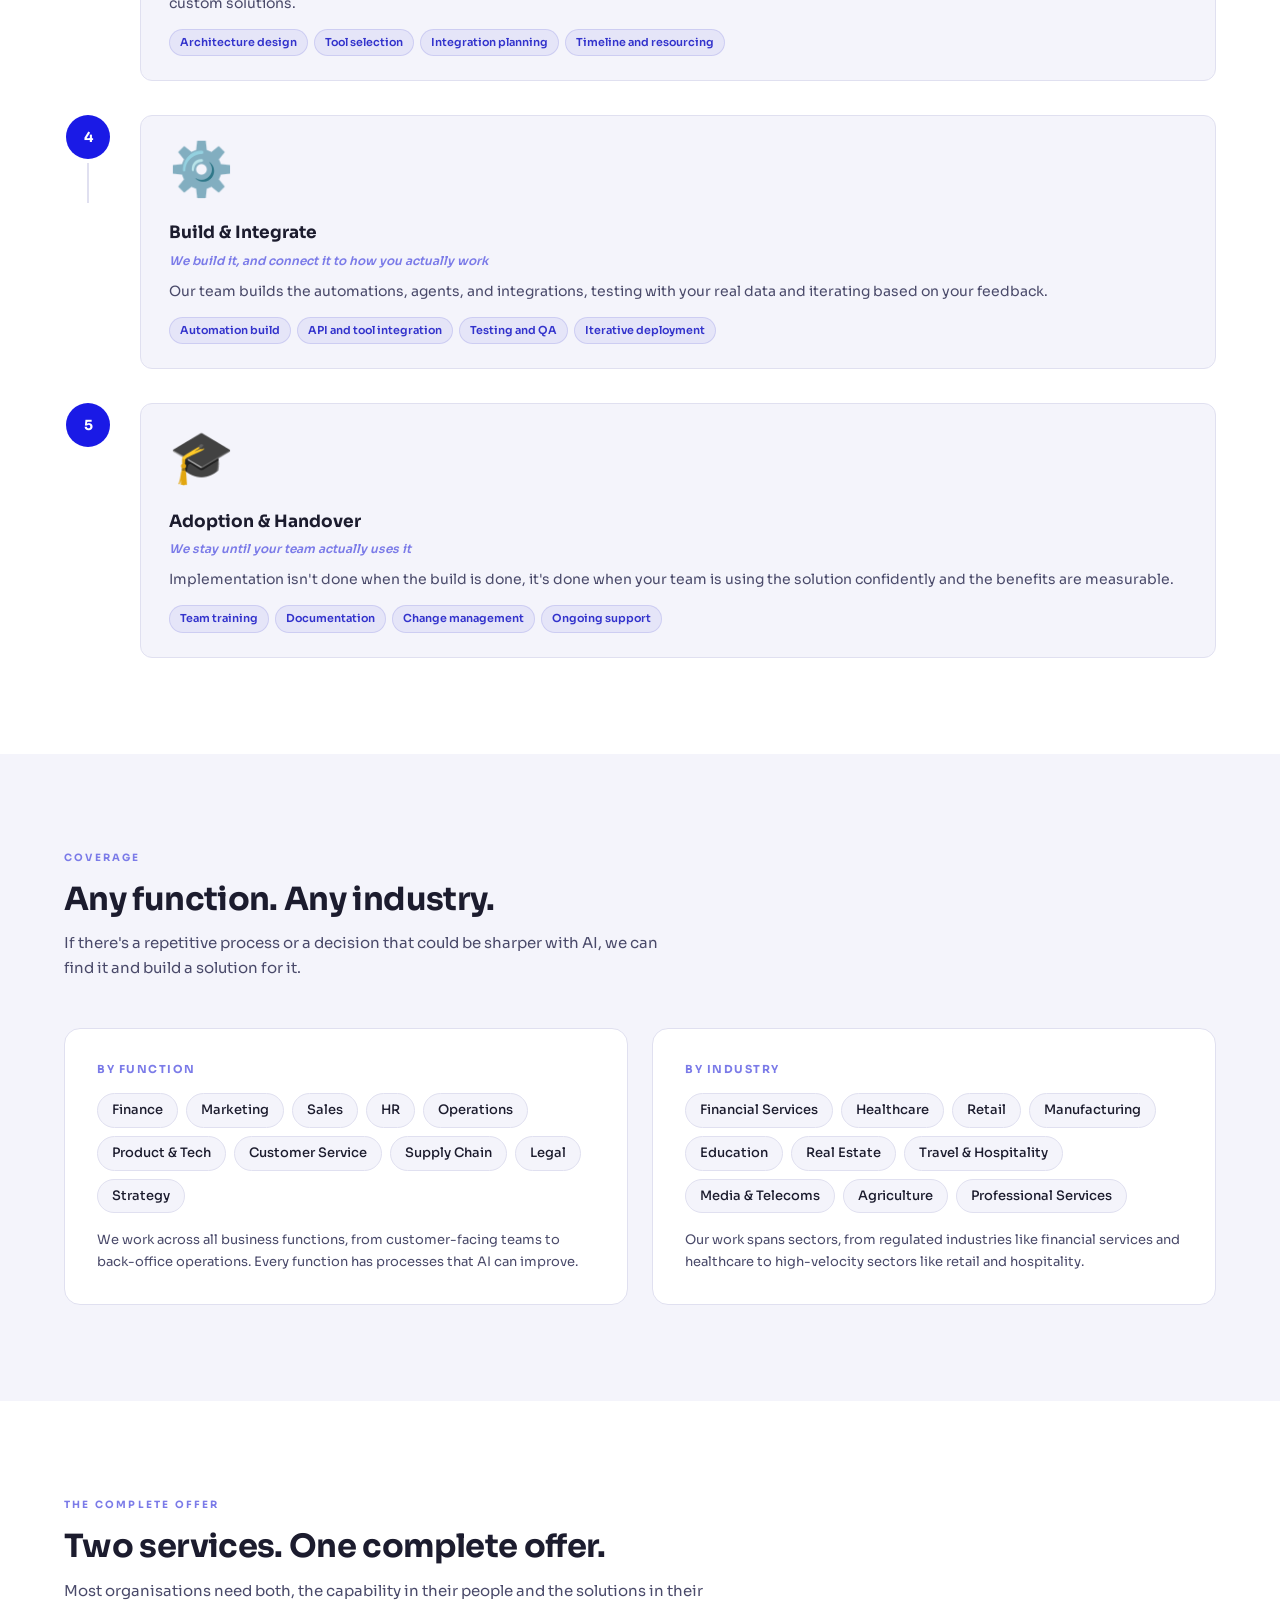
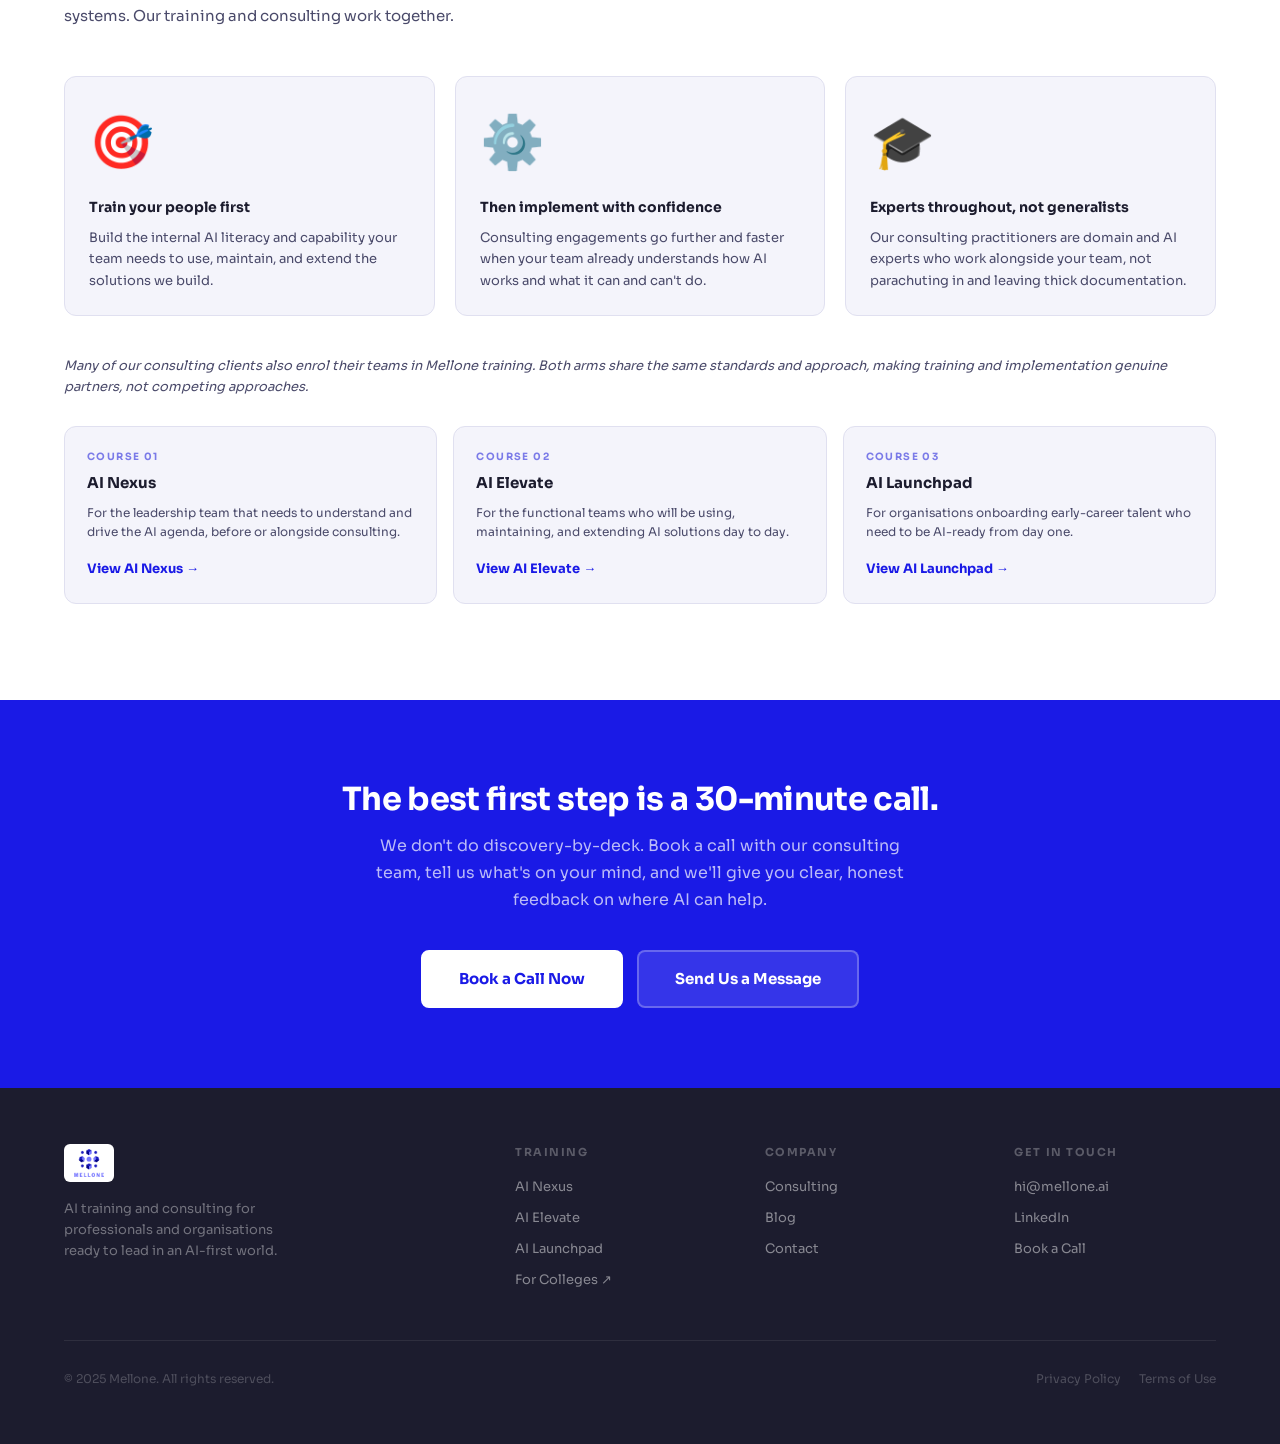
<file: consulting.html>
<!DOCTYPE html>
<html lang="en">
<head>
  <meta charset="UTF-8" />
  <meta name="viewport" content="width=device-width, initial-scale=1.0" />
  <link rel="icon" type="image/png" href="/favicon-96x96.png" sizes="96x96" />
  <link rel="icon" type="image/svg+xml" href="/favicon.svg" />
  <link rel="shortcut icon" href="/favicon.ico" />
  <link rel="apple-touch-icon" sizes="180x180" href="/apple-touch-icon.png" />
  <meta name="apple-mobile-web-app-title" content="Mellone" />
  <link rel="manifest" href="/site.webmanifest" />
  <title>Consulting | Mellone</title>
  <link rel="stylesheet" href="styles.css" />
  <style>
    /* ---- CONSULTING PAGE STYLES ---- */

    /* HERO */
    .page-hero {
      padding: 96px 64px 80px;
      display: grid;
      grid-template-columns: 1fr 420px;
      gap: 64px;
      align-items: center;
      max-width: var(--max-width);
      margin: 0 auto;
    }

    .page-hero h1 {
      font-size: clamp(36px, 4.5vw, 52px);
      font-weight: 800;
      color: var(--deep-blue);
      letter-spacing: -0.03em;
      line-height: 1.06;
      margin-bottom: 18px;
    }

    .page-hero p {
      font-size: 17px;
      line-height: 1.72;
      color: var(--mid-gray);
      margin-bottom: 32px;
    }

    .hero-actions { display: flex; gap: 12px; flex-wrap: wrap; }

    /* Hero right differentiators */
    .differentiators {
      display: flex;
      flex-direction: column;
      gap: 12px;
    }

    .diff-card {
      background: var(--off-white);
      border: 1px solid var(--border);
      border-radius: var(--radius-lg);
      padding: 20px;
      display: flex;
      gap: 14px;
      align-items: flex-start;
    }

    .diff-icon { font-size: 52px; flex-shrink: 0; margin-top: 2px; }

    .diff-title {
      font-size: 14px;
      font-weight: 700;
      color: var(--dark-navy);
      margin-bottom: 4px;
    }

    .diff-desc {
      font-size: 13px;
      line-height: 1.55;
      color: var(--mid-gray);
    }

    /* THREE WAYS */
    .three-ways {
      padding: 96px 64px;
      background: var(--off-white);
    }

    .three-ways-inner {
      max-width: var(--max-width);
      margin: 0 auto;
    }

    .three-ways-header {
      max-width: 640px;
      margin-bottom: 48px;
    }

    .three-ways-header h2 { margin-bottom: 12px; }

    .service-cards {
      display: grid;
      grid-template-columns: repeat(3, 1fr);
      gap: 24px;
    }

    .service-card {
      background: white;
      border: 1px solid var(--border);
      border-radius: var(--radius-xl);
      padding: 32px;
      box-shadow: var(--shadow-card);
      display: flex;
      flex-direction: column;
    }

    .sc-icon { font-size: 52px; margin-bottom: 16px; }

    .sc-title {
      font-size: 18px;
      font-weight: 700;
      color: var(--dark-navy);
      margin-bottom: 10px;
    }

    .sc-desc {
      font-size: 14px;
      line-height: 1.65;
      color: var(--mid-gray);
      margin-bottom: 20px;
    }

    .sc-examples {
      list-style: none;
      display: flex;
      flex-direction: column;
      gap: 8px;
      margin-top: auto;
      padding-top: 16px;
      border-top: 1px solid var(--border);
    }

    .sc-example {
      display: flex;
      align-items: flex-start;
      gap: 8px;
      font-size: 12px;
      color: var(--mid-gray);
      line-height: 1.45;
    }

    .sc-example::before {
      content: '·';
      color: var(--periwinkle);
      font-weight: 700;
      flex-shrink: 0;
    }

    /* PROCESS */
    .process-section {
      padding: 96px 64px;
    }

    .process-inner {
      max-width: var(--max-width);
      margin: 0 auto;
    }

    .process-header {
      max-width: 660px;
      margin-bottom: 56px;
    }

    .process-header h2 { margin-bottom: 12px; }

    .process-note {
      display: inline-block;
      margin-top: 14px;
      font-size: 12px;
      font-style: italic;
      color: var(--mid-gray);
      background: var(--off-white);
      border: 1px solid var(--border);
      border-radius: var(--radius-md);
      padding: 8px 14px;
    }

    .process-steps-v {
      display: flex;
      flex-direction: column;
      gap: 2px;
      position: relative;
    }

    .process-step {
      display: grid;
      grid-template-columns: 48px 1fr;
      gap: 28px;
      align-items: start;
      padding-bottom: 32px;
      position: relative;
    }

    .process-step:last-child { padding-bottom: 0; }

    .ps-num-col {
      display: flex;
      flex-direction: column;
      align-items: center;
      gap: 0;
    }

    .ps-num {
      width: 44px;
      height: 44px;
      border-radius: 50%;
      background: var(--deep-blue);
      color: white;
      font-size: 14px;
      font-weight: 700;
      display: flex;
      align-items: center;
      justify-content: center;
      flex-shrink: 0;
    }

    .ps-line {
      width: 2px;
      background: var(--border);
      flex: 1;
      min-height: 40px;
      margin-top: 4px;
    }

    .process-step:last-child .ps-line { display: none; }

    .ps-content {
      background: var(--off-white);
      border: 1px solid var(--border);
      border-radius: var(--radius-lg);
      padding: 24px 28px;
      padding-top: 12px;
    }

    .ps-icon { font-size: 52px; margin-bottom: 8px; }

    .ps-title {
      font-size: 17px;
      font-weight: 700;
      color: var(--dark-navy);
      margin-bottom: 4px;
    }

    .ps-subtitle {
      font-size: 12px;
      font-weight: 600;
      color: var(--periwinkle);
      margin-bottom: 10px;
      font-style: italic;
    }

    .ps-desc {
      font-size: 14px;
      line-height: 1.65;
      color: var(--mid-gray);
      margin-bottom: 14px;
    }

    .ps-items {
      display: flex;
      flex-wrap: wrap;
      gap: 6px;
    }

    .ps-item {
      font-size: 11px;
      font-weight: 600;
      color: var(--mid-blue);
      background: rgba(51,51,204,0.07);
      border: 1px solid rgba(51,51,204,0.14);
      padding: 4px 10px;
      border-radius: 20px;
    }

    /* WHERE WE WORK */
    .where-section {
      padding: 96px 64px;
      background: var(--off-white);
    }

    .where-inner {
      max-width: var(--max-width);
      margin: 0 auto;
    }

    .where-header {
      max-width: 620px;
      margin-bottom: 48px;
    }

    .where-header h2 { margin-bottom: 12px; }

    .where-grid {
      display: grid;
      grid-template-columns: 1fr 1fr;
      gap: 24px;
    }

    .where-card {
      background: white;
      border: 1px solid var(--border);
      border-radius: var(--radius-xl);
      padding: 32px;
    }

    .where-card-label {
      font-size: 11px;
      font-weight: 700;
      letter-spacing: 0.14em;
      text-transform: uppercase;
      color: var(--periwinkle);
      margin-bottom: 14px;
    }

    .where-tags {
      display: flex;
      flex-wrap: wrap;
      gap: 8px;
      margin-bottom: 16px;
    }

    .where-tag {
      font-size: 13px;
      font-weight: 500;
      color: var(--dark-navy);
      background: var(--off-white);
      border: 1px solid var(--border);
      padding: 6px 14px;
      border-radius: 20px;
    }

    .where-card-desc {
      font-size: 13px;
      line-height: 1.65;
      color: var(--mid-gray);
    }

    /* TRAINING + CONSULTING */
    .integration {
      padding: 96px 64px;
    }

    .integration-inner {
      max-width: var(--max-width);
      margin: 0 auto;
    }

    .integration-header {
      max-width: 640px;
      margin-bottom: 48px;
    }

    .integration-header h2 { margin-bottom: 12px; }

    .integration-points {
      display: grid;
      grid-template-columns: repeat(3, 1fr);
      gap: 20px;
      margin-bottom: 40px;
    }

    .int-point {
      background: var(--off-white);
      border: 1px solid var(--border);
      border-radius: var(--radius-lg);
      padding: 24px;
    }

    .int-point-icon { font-size: 52px; margin-bottom: 12px; }

    .int-point-title {
      font-size: 14px;
      font-weight: 700;
      color: var(--dark-navy);
      margin-bottom: 8px;
    }

    .int-point-desc {
      font-size: 13px;
      line-height: 1.65;
      color: var(--mid-gray);
    }

    .integration-note {
      font-size: 13px;
      color: var(--mid-gray);
      font-style: italic;
      margin-bottom: 28px;
    }

    .course-links {
      display: grid;
      grid-template-columns: repeat(3, 1fr);
      gap: 16px;
    }

    .course-link-card {
      background: var(--off-white);
      border: 1px solid var(--border);
      border-radius: var(--radius-lg);
      padding: 22px;
    }

    .clc-num {
      font-size: 10px;
      font-weight: 700;
      letter-spacing: 0.14em;
      text-transform: uppercase;
      color: var(--periwinkle);
      margin-bottom: 6px;
    }

    .clc-title {
      font-size: 15px;
      font-weight: 700;
      color: var(--dark-navy);
      margin-bottom: 8px;
    }

    .clc-desc {
      font-size: 12px;
      line-height: 1.6;
      color: var(--mid-gray);
      margin-bottom: 14px;
    }

    .clc-link {
      font-size: 13px;
      font-weight: 700;
      color: var(--deep-blue);
      text-decoration: none;
      transition: color 0.15s;
    }

    .clc-link:hover { color: var(--mid-blue); }

    /* RESPONSIVE */
    @media (max-width: 1024px) {
      .page-hero {
        grid-template-columns: 1fr;
        padding: 72px 40px 64px;
        gap: 40px;
      }
      .service-cards,
      .integration-points,
      .course-links { grid-template-columns: 1fr 1fr; }
      .three-ways,
      .process-section,
      .where-section,
      .integration { padding: 72px 40px; }
    }

    @media (max-width: 768px) {
      .page-hero { padding: 56px 20px 48px; }
      .service-cards,
      .where-grid,
      .integration-points,
      .course-links { grid-template-columns: 1fr; }
      .three-ways,
      .process-section,
      .where-section,
      .integration { padding: 56px 20px; }
      .process-step { grid-template-columns: 40px 1fr; gap: 16px; }
    }
  </style>
</head>
<body>

  <!-- ======================== NAV ======================== -->
  <nav class="nav">
    <a href="index.html" class="nav-logo">
      <img src="assets/FullLogo_NoBuffer.png" alt="Mellone" />
    </a>

    <div class="nav-links">
      <div class="nav-dropdown">
        <button class="nav-dropdown-toggle">
          Services
          <svg viewBox="0 0 12 12" fill="none" xmlns="http://www.w3.org/2000/svg"><path d="M2 4l4 4 4-4" stroke="currentColor" stroke-width="1.5" stroke-linecap="round" stroke-linejoin="round"/></svg>
        </button>
        <div class="nav-dropdown-menu">
          <a href="consulting.html" class="nav-dropdown-item">Consulting</a>
          <a href="training.html" class="nav-dropdown-item">Training</a>
        </div>
      </div>

      <div class="nav-dropdown">
        <button class="nav-dropdown-toggle">
          Products
          <svg viewBox="0 0 12 12" fill="none" xmlns="http://www.w3.org/2000/svg"><path d="M2 4l4 4 4-4" stroke="currentColor" stroke-width="1.5" stroke-linecap="round" stroke-linejoin="round"/></svg>
        </button>
        <div class="nav-dropdown-menu">
          <a href="ai-nexus.html" class="nav-dropdown-item">AI Nexus</a>
          <a href="ai-launchpad.html" class="nav-dropdown-item">AI Launchpad</a>
          <a href="ai-elevate.html" class="nav-dropdown-item">AI Elevate</a>
          <a href="https://campuslogix.in/" class="nav-dropdown-item" target="_blank" rel="noopener">For Colleges ↗</a>
        </div>
      </div>

      <a href="blog.html" class="nav-link">Blog</a>
      <a href="contact.html" class="nav-link">Contact</a>
    </div>

    <div class="nav-right">
      <a href="contact.html" class="nav-cta">Talk to Us</a>
    </div>

    <button class="nav-hamburger" aria-label="Toggle menu" onclick="this.closest('.nav').classList.toggle('mobile-open')">
      <span></span><span></span><span></span>
    </button>
  </nav>

  <!-- ======================== HERO ======================== -->
  <section style="background: var(--white); border-bottom: 1px solid var(--border);">
    <div class="page-hero animate-fade-up">
      <div>
        <span class="eyebrow">AI Consulting &amp; Implementation</span>
        <h1>Strategy is only half the job.</h1>
        <p>Mellone identifies where AI creates the most value inside your organisation, then builds, integrates, and implements it. Across any function, any industry, end to end. We stay until it works.</p>
        <div class="hero-actions">
          <a href="contact.html" class="btn btn-primary btn-lg">Book a Consultation Call</a>
          <a href="#how-it-works" class="btn btn-secondary btn-lg">See How It Works</a>
        </div>
      </div>

      <div class="differentiators">
        <div class="diff-card">
          <span class="diff-icon">🗺️</span>
          <div>
            <div class="diff-title">We start with your organisation, not AI</div>
            <p class="diff-desc">Every engagement begins with mapping your processes, your people, and your priorities, before we touch a single tool.</p>
          </div>
        </div>
        <div class="diff-card">
          <span class="diff-icon">⚙️</span>
          <div>
            <div class="diff-title">We build, not just advise</div>
            <p class="diff-desc">Our team doesn't hand you a report and leave. We build the automations, integrations, and solutions, and stay until they're adopted and delivering.</p>
          </div>
        </div>
        <div class="diff-card">
          <span class="diff-icon">🎓</span>
          <div>
            <div class="diff-title">Expert practitioners. Not career consultants.</div>
            <p class="diff-desc">Mellone's consulting team are domain experts and AI practitioners with real implementation experience.</p>
          </div>
        </div>
      </div>
    </div>
  </section>

  <!-- ======================== STATS ======================== -->
  <div class="stats-strip">
    <div class="stat-cell">
      <span class="stat-icon">⚡</span>
      <div>
        <div class="stat-num text-deep-blue">10+</div>
        <div class="stat-lbl">Functions Covered</div>
      </div>
    </div>
    <div class="stat-cell">
      <span class="stat-icon">🌐</span>
      <div>
        <div class="stat-num text-deep-blue">10+</div>
        <div class="stat-lbl">Industries Served</div>
      </div>
    </div>
    <div class="stat-cell">
      <span class="stat-icon">🔗</span>
      <div>
        <div class="stat-num text-deep-blue">End-to-End</div>
        <div class="stat-lbl">Strategy to Deployment</div>
      </div>
    </div>
    <div class="stat-cell">
      <span class="stat-icon">🎓</span>
      <div>
        <div class="stat-num text-deep-blue">Expert-Led</div>
        <div class="stat-lbl">Domain practitioners, not theorists</div>
      </div>
    </div>
  </div>

  <!-- ======================== THREE WAYS ======================== -->
  <section class="three-ways">
    <div class="three-ways-inner">
      <div class="three-ways-header">
        <span class="eyebrow">Our Services</span>
        <h2>Three ways we work with organisations.</h2>
        <p class="body-md">Every Mellone consulting engagement is scoped to what your organisation actually needs, not a fixed package. These are the three core areas we work across.</p>
      </div>

      <div class="service-cards">
        <div class="service-card">
          <div class="sc-icon">🗺️</div>
          <div class="sc-title">AI Opportunity Mapping</div>
          <p class="sc-desc">A structured discovery process that identifies where AI can create the most value in your organisation, prioritised by impact, effort, and readiness. The output is a clear, actionable roadmap, not a generic framework.</p>
          <ul class="sc-examples">
            <li class="sc-example">Process audit across functions and workflows</li>
            <li class="sc-example">Prioritised opportunity matrix with ROI estimates</li>
            <li class="sc-example">Quick-win vs long-term implementation roadmap</li>
            <li class="sc-example">Stakeholder and change readiness assessment</li>
          </ul>
        </div>

        <div class="service-card">
          <div class="sc-icon">⚙️</div>
          <div class="sc-title">Workflow Automation</div>
          <p class="sc-desc">We identify your most time-consuming, repetitive processes and automate them, connecting tools, building custom automations, and integrating them into your existing workflows.</p>
          <ul class="sc-examples">
            <li class="sc-example">Document processing and report generation</li>
            <li class="sc-example">Lead management and CRM automation</li>
            <li class="sc-example">Financial reconciliation and forecasting workflows</li>
            <li class="sc-example">HR onboarding, screening, and communication</li>
          </ul>
        </div>

        <div class="service-card">
          <div class="sc-icon">🤖</div>
          <div class="sc-title">End-to-End Implementation</div>
          <p class="sc-desc">For organisations ready to move beyond pilots, we design, build, integrate, and manage full AI solutions that deliver measurable results and remain in use.</p>
          <ul class="sc-examples">
            <li class="sc-example">Custom AI agents and internal chatbots</li>
            <li class="sc-example">Cross-function AI workflow integration</li>
            <li class="sc-example">Governance, compliance, and ethical AI frameworks</li>
            <li class="sc-example">Training and change management for adoption</li>
          </ul>
        </div>
      </div>
    </div>
  </section>

  <!-- ======================== PROCESS ======================== -->
  <section class="process-section" id="how-it-works">
    <div class="process-inner">
      <div class="process-header">
        <span class="eyebrow">How We Work</span>
        <h2>A process built around your organisation.</h2>
        <p class="body-md">Every Mellone engagement starts with listening, not pitching. We learn how your organisation works, where the pain points are, and what success looks like to you.</p>
        <span class="process-note">Engagement model: Engagements are scoped individually based on your organisation's size, needs, and starting point.</span>
      </div>

      <div class="process-steps-v">
        <div class="process-step">
          <div class="ps-num-col">
            <div class="ps-num">1</div>
            <div class="ps-line"></div>
          </div>
          <div class="ps-content">
            <div class="ps-icon">🎯</div>
            <div class="ps-title">Discovery</div>
            <div class="ps-subtitle">We listen before we recommend</div>
            <p class="ps-desc">A structured discovery session with key stakeholders, understanding your current processes, your team's capabilities, and your strategic goals.</p>
            <div class="ps-items">
              <span class="ps-item">Stakeholder interviews</span>
              <span class="ps-item">Process mapping</span>
              <span class="ps-item">Capability assessment</span>
            </div>
          </div>
        </div>

        <div class="process-step">
          <div class="ps-num-col">
            <div class="ps-num">2</div>
            <div class="ps-line"></div>
          </div>
          <div class="ps-content">
            <div class="ps-icon">📊</div>
            <div class="ps-title">Opportunity Mapping</div>
            <div class="ps-subtitle">We identify where AI actually helps</div>
            <p class="ps-desc">Based on discovery, we produce a prioritised map of AI opportunities, ranked by value, effort, and readiness. Not everything should be automated.</p>
            <div class="ps-items">
              <span class="ps-item">Opportunity matrix</span>
              <span class="ps-item">ROI estimates</span>
              <span class="ps-item">Quick wins identified</span>
            </div>
          </div>
        </div>

        <div class="process-step">
          <div class="ps-num-col">
            <div class="ps-num">3</div>
            <div class="ps-line"></div>
          </div>
          <div class="ps-content">
            <div class="ps-icon">🏗️</div>
            <div class="ps-title">Solution Design</div>
            <div class="ps-subtitle">We design the right solution, not the most complex one</div>
            <p class="ps-desc">We design AI solutions that fit your tools, your team, and your budget. Where possible, we use existing platforms. Where necessary, we build custom solutions.</p>
            <div class="ps-items">
              <span class="ps-item">Architecture design</span>
              <span class="ps-item">Tool selection</span>
              <span class="ps-item">Integration planning</span>
              <span class="ps-item">Timeline and resourcing</span>
            </div>
          </div>
        </div>

        <div class="process-step">
          <div class="ps-num-col">
            <div class="ps-num">4</div>
            <div class="ps-line"></div>
          </div>
          <div class="ps-content">
            <div class="ps-icon">⚙️</div>
            <div class="ps-title">Build &amp; Integrate</div>
            <div class="ps-subtitle">We build it, and connect it to how you actually work</div>
            <p class="ps-desc">Our team builds the automations, agents, and integrations, testing with your real data and iterating based on your feedback.</p>
            <div class="ps-items">
              <span class="ps-item">Automation build</span>
              <span class="ps-item">API and tool integration</span>
              <span class="ps-item">Testing and QA</span>
              <span class="ps-item">Iterative deployment</span>
            </div>
          </div>
        </div>

        <div class="process-step">
          <div class="ps-num-col">
            <div class="ps-num">5</div>
            <div class="ps-line"></div>
          </div>
          <div class="ps-content">
            <div class="ps-icon">🎓</div>
            <div class="ps-title">Adoption &amp; Handover</div>
            <div class="ps-subtitle">We stay until your team actually uses it</div>
            <p class="ps-desc">Implementation isn't done when the build is done, it's done when your team is using the solution confidently and the benefits are measurable.</p>
            <div class="ps-items">
              <span class="ps-item">Team training</span>
              <span class="ps-item">Documentation</span>
              <span class="ps-item">Change management</span>
              <span class="ps-item">Ongoing support</span>
            </div>
          </div>
        </div>
      </div>
    </div>
  </section>

  <!-- ======================== WHERE WE WORK ======================== -->
  <section class="where-section">
    <div class="where-inner">
      <div class="where-header">
        <span class="eyebrow">Coverage</span>
        <h2>Any function. Any industry.</h2>
        <p class="body-md">If there's a repetitive process or a decision that could be sharper with AI, we can find it and build a solution for it.</p>
      </div>

      <div class="where-grid">
        <div class="where-card">
          <div class="where-card-label">By Function</div>
          <div class="where-tags">
            <span class="where-tag">Finance</span>
            <span class="where-tag">Marketing</span>
            <span class="where-tag">Sales</span>
            <span class="where-tag">HR</span>
            <span class="where-tag">Operations</span>
            <span class="where-tag">Product &amp; Tech</span>
            <span class="where-tag">Customer Service</span>
            <span class="where-tag">Supply Chain</span>
            <span class="where-tag">Legal</span>
            <span class="where-tag">Strategy</span>
          </div>
          <p class="where-card-desc">We work across all business functions, from customer-facing teams to back-office operations. Every function has processes that AI can improve.</p>
        </div>

        <div class="where-card">
          <div class="where-card-label">By Industry</div>
          <div class="where-tags">
            <span class="where-tag">Financial Services</span>
            <span class="where-tag">Healthcare</span>
            <span class="where-tag">Retail</span>
            <span class="where-tag">Manufacturing</span>
            <span class="where-tag">Education</span>
            <span class="where-tag">Real Estate</span>
            <span class="where-tag">Travel &amp; Hospitality</span>
            <span class="where-tag">Media &amp; Telecoms</span>
            <span class="where-tag">Agriculture</span>
            <span class="where-tag">Professional Services</span>
          </div>
          <p class="where-card-desc">Our work spans sectors, from regulated industries like financial services and healthcare to high-velocity sectors like retail and hospitality.</p>
        </div>
      </div>
    </div>
  </section>

  <!-- ======================== TRAINING + CONSULTING ======================== -->
  <section class="integration">
    <div class="integration-inner">
      <div class="integration-header">
        <span class="eyebrow">The Complete Offer</span>
        <h2>Two services. One complete offer.</h2>
        <p class="body-md">Most organisations need both, the capability in their people and the solutions in their systems. Our training and consulting work together.</p>
      </div>

      <div class="integration-points">
        <div class="int-point">
          <div class="int-point-icon">🎯</div>
          <div class="int-point-title">Train your people first</div>
          <p class="int-point-desc">Build the internal AI literacy and capability your team needs to use, maintain, and extend the solutions we build.</p>
        </div>
        <div class="int-point">
          <div class="int-point-icon">⚙️</div>
          <div class="int-point-title">Then implement with confidence</div>
          <p class="int-point-desc">Consulting engagements go further and faster when your team already understands how AI works and what it can and can't do.</p>
        </div>
        <div class="int-point">
          <div class="int-point-icon">🎓</div>
          <div class="int-point-title">Experts throughout, not generalists</div>
          <p class="int-point-desc">Our consulting practitioners are domain and AI experts who work alongside your team, not parachuting in and leaving thick documentation.</p>
        </div>
      </div>

      <p class="integration-note">Many of our consulting clients also enrol their teams in Mellone training. Both arms share the same standards and approach, making training and implementation genuine partners, not competing approaches.</p>

      <div class="course-links">
        <div class="course-link-card">
          <div class="clc-num">Course 01</div>
          <div class="clc-title">AI Nexus</div>
          <p class="clc-desc">For the leadership team that needs to understand and drive the AI agenda, before or alongside consulting.</p>
          <a href="ai-nexus.html" class="clc-link">View AI Nexus →</a>
        </div>
        <div class="course-link-card">
          <div class="clc-num">Course 02</div>
          <div class="clc-title">AI Elevate</div>
          <p class="clc-desc">For the functional teams who will be using, maintaining, and extending AI solutions day to day.</p>
          <a href="ai-elevate.html" class="clc-link">View AI Elevate →</a>
        </div>
        <div class="course-link-card">
          <div class="clc-num">Course 03</div>
          <div class="clc-title">AI Launchpad</div>
          <p class="clc-desc">For organisations onboarding early-career talent who need to be AI-ready from day one.</p>
          <a href="ai-launchpad.html" class="clc-link">View AI Launchpad →</a>
        </div>
      </div>
    </div>
  </section>

  <!-- ======================== CTA ======================== -->
  <section class="cta-section">
    <div style="max-width: var(--max-width); margin: 0 auto;">
      <h2>The best first step is a 30-minute call.</h2>
      <p>We don't do discovery-by-deck. Book a call with our consulting team, tell us what's on your mind, and we'll give you clear, honest feedback on where AI can help.</p>
      <div class="cta-actions">
        <a href="contact.html" class="btn btn-white btn-lg">Book a Call Now</a>
        <a href="mailto:hi@mellone.ai" class="btn btn-ghost-white btn-lg">Send Us a Message</a>
      </div>
    </div>
  </section>

  <!-- ======================== FOOTER ======================== -->
  <footer class="footer">
    <div class="footer-inner">
      <div class="footer-top">
        <div class="footer-brand">
          <div class="footer-logo-wrap">
            <div class="footer-logo-img">
              <img src="assets/FullLogo_NoBuffer.png" alt="Mellone" />
            </div>
          </div>
          <p class="footer-tagline">AI training and consulting for professionals and organisations ready to lead in an AI-first world.</p>
        </div>
        <div>
          <div class="footer-col-title">Training</div>
          <a href="ai-nexus.html" class="footer-link">AI Nexus</a>
          <a href="ai-elevate.html" class="footer-link">AI Elevate</a>
          <a href="ai-launchpad.html" class="footer-link">AI Launchpad</a>
          <a href="#" class="footer-link">For Colleges ↗</a>
        </div>
        <div>
          <div class="footer-col-title">Company</div>
          <a href="consulting.html" class="footer-link">Consulting</a>
          <a href="blog.html" class="footer-link">Blog</a>
          <a href="contact.html" class="footer-link">Contact</a>
        </div>
        <div>
          <div class="footer-col-title">Get in Touch</div>
          <a href="mailto:hi@mellone.ai" class="footer-link">hi@mellone.ai</a>
          <a href="https://www.linkedin.com/company/109029571/" class="footer-link" target="_blank" rel="noopener">LinkedIn</a>
          <a href="contact.html" class="footer-link">Book a Call</a>
        </div>
      </div>
      <div class="footer-bottom">
        <span class="footer-copy">© 2025 Mellone. All rights reserved.</span>
        <div class="footer-legal">
          <a href="#">Privacy Policy</a>
          <a href="#">Terms of Use</a>
        </div>
      </div>
    </div>
  </footer>

  <script src="nav.js"></script>
</body>
</html>
</file>
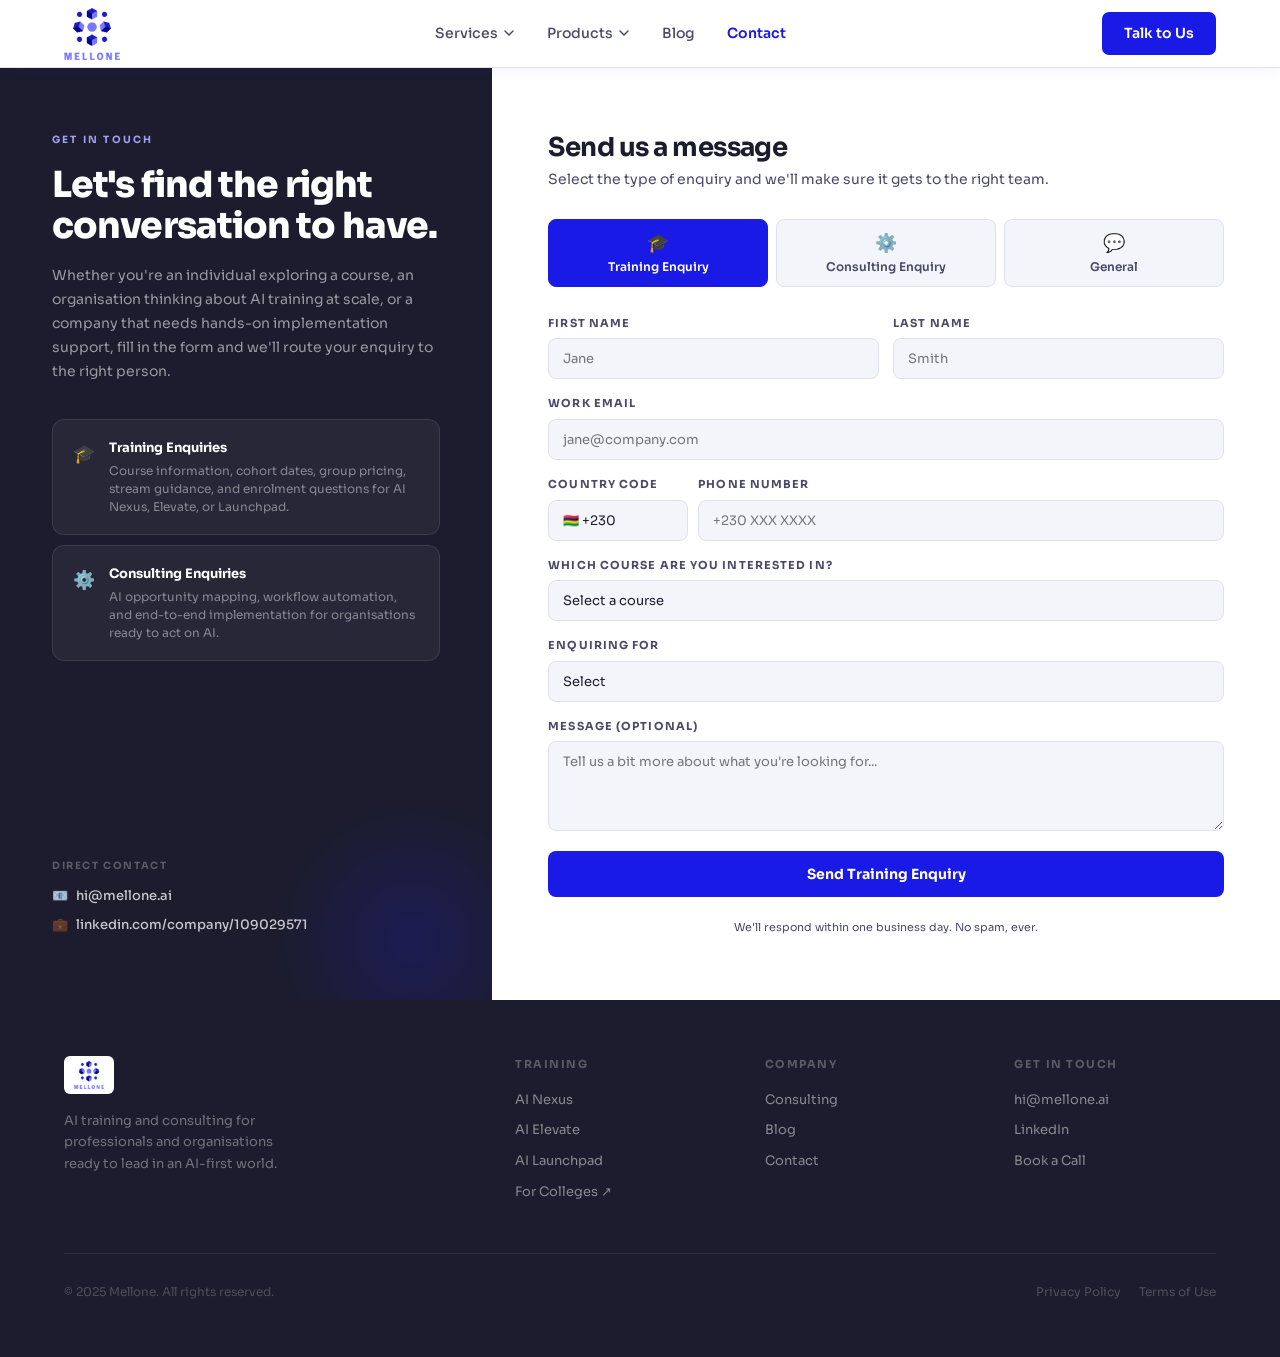
<file: contact.html>
<!DOCTYPE html>
<html lang="en">
<head>
  <meta charset="UTF-8" />
  <meta name="viewport" content="width=device-width, initial-scale=1.0" />
  <link rel="icon" type="image/png" href="/favicon-96x96.png" sizes="96x96" />
  <link rel="icon" type="image/svg+xml" href="/favicon.svg" />
  <link rel="shortcut icon" href="/favicon.ico" />
  <link rel="apple-touch-icon" sizes="180x180" href="/apple-touch-icon.png" />
  <meta name="apple-mobile-web-app-title" content="Mellone" />
  <link rel="manifest" href="/site.webmanifest" />
  <title>Contact | Mellone</title>
  <link rel="stylesheet" href="styles.css" />
  <style>
    /* ---- CONTACT PAGE ---- */

    /* SPLIT LAYOUT */
    .contact-main {
      display: grid;
      grid-template-columns: 1fr 1.6fr;
      min-height: calc(100vh - 68px);
    }

    /* LEFT PANEL */
    .contact-left {
      background: var(--dark-navy);
      padding: 64px 52px;
      display: flex;
      flex-direction: column;
      justify-content: space-between;
      position: relative;
      overflow: hidden;
    }

    .contact-left::before {
      content: '';
      position: absolute;
      bottom: -80px; right: -60px;
      width: 280px; height: 280px;
      border-radius: 50%;
      background: radial-gradient(circle, rgba(26,26,230,0.2) 0%, transparent 70%);
      pointer-events: none;
    }

    .cl-top { position: relative; z-index: 1; }

    .cl-eyebrow {
      font-size: 10px;
      font-weight: 700;
      letter-spacing: 0.22em;
      text-transform: uppercase;
      color: var(--pale-blue);
      margin-bottom: 16px;
      display: block;
    }

    .cl-h1 {
      font-size: clamp(26px, 3vw, 36px);
      font-weight: 800;
      color: white;
      letter-spacing: -0.025em;
      line-height: 1.15;
      margin-bottom: 16px;
    }

    .cl-body {
      font-size: 14px;
      color: rgba(255,255,255,0.55);
      line-height: 1.72;
      margin-bottom: 36px;
    }

    .cl-routes {
      display: flex;
      flex-direction: column;
      gap: 10px;
    }

    .cl-route {
      background: rgba(255,255,255,0.05);
      border: 1px solid rgba(255,255,255,0.09);
      border-radius: var(--radius-lg);
      padding: 18px 20px;
      display: flex;
      gap: 14px;
      align-items: flex-start;
    }

    .cr-icon  { font-size: 18px; flex-shrink: 0; margin-top: 2px; }

    .cr-title {
      font-size: 13px;
      font-weight: 700;
      color: white;
      margin-bottom: 3px;
    }

    .cr-desc  {
      font-size: 12px;
      color: rgba(255,255,255,0.45);
      line-height: 1.5;
    }

    .cl-bottom { position: relative; z-index: 1; }

    .cl-direct { display: flex; flex-direction: column; gap: 8px; }

    .cd-label {
      font-size: 10px;
      font-weight: 700;
      letter-spacing: 0.16em;
      text-transform: uppercase;
      color: rgba(255,255,255,0.28);
      margin-bottom: 4px;
    }

    .cd-item {
      font-size: 13px;
      color: rgba(255,255,255,0.5);
      display: flex;
      align-items: center;
      gap: 8px;
      text-decoration: none;
      transition: color 0.15s;
    }

    .cd-item:hover { color: rgba(255,255,255,0.8); }

    .cd-item span { color: rgba(255,255,255,0.75); font-weight: 500; }

    /* RIGHT PANEL */
    .contact-right {
      padding: 64px 56px;
      background: var(--white);
      overflow-y: auto;
    }

    .form-header { margin-bottom: 28px; }

    .form-h2 {
      font-size: clamp(20px, 2.5vw, 26px);
      font-weight: 700;
      color: var(--dark-navy);
      letter-spacing: -0.02em;
      margin-bottom: 6px;
    }

    .form-sub {
      font-size: 14px;
      color: var(--mid-gray);
      line-height: 1.55;
    }

    /* Type toggle */
    .type-toggle {
      display: grid;
      grid-template-columns: repeat(3, 1fr);
      gap: 8px;
      margin-bottom: 28px;
    }

    .tt-btn {
      padding: 12px 10px;
      border-radius: var(--radius-md);
      cursor: pointer;
      font-family: 'Sora', sans-serif;
      font-size: 12px;
      font-weight: 600;
      border: 1.5px solid var(--border);
      background: var(--off-white);
      color: var(--mid-gray);
      text-align: center;
      transition: all 0.15s;
      display: flex;
      flex-direction: column;
      align-items: center;
      gap: 5px;
    }

    .tt-btn:hover {
      border-color: var(--periwinkle);
      color: var(--dark-navy);
    }

    .tt-btn.active {
      background: var(--deep-blue);
      border-color: var(--deep-blue);
      color: white;
    }

    .tt-icon { font-size: 18px; }

    /* Form fields */
    .form-body {
      display: flex;
      flex-direction: column;
      gap: 16px;
    }

    .form-row {
      display: grid;
      grid-template-columns: 1fr 1fr;
      gap: 14px;
    }

    .form-group {
      display: flex;
      flex-direction: column;
      gap: 6px;
    }

    .form-group.full { grid-column: 1 / -1; }

    .form-label {
      font-size: 11px;
      font-weight: 700;
      letter-spacing: 0.1em;
      text-transform: uppercase;
      color: var(--mid-gray);
    }

    .form-input,
    .form-select,
    .form-textarea {
      font-family: 'Sora', sans-serif;
      font-size: 13px;
      color: var(--dark-navy);
      border: 1.5px solid var(--border);
      border-radius: var(--radius-md);
      padding: 11px 14px;
      background: var(--off-white);
      outline: none;
      width: 100%;
      appearance: none;
      transition: border-color 0.15s, background 0.15s;
    }

    .form-input:focus,
    .form-select:focus,
    .form-textarea:focus {
      border-color: var(--deep-blue);
      background: white;
    }

    .form-textarea {
      resize: vertical;
      min-height: 90px;
    }

    .phone-row {
      display: grid;
      grid-template-columns: 140px 1fr;
      gap: 10px;
    }

    .contextual-fields {
      display: contents;
    }

    .contextual-fields.hidden {
      display: none;
    }

    .form-submit {
      background: var(--deep-blue);
      color: white;
      font-family: 'Sora', sans-serif;
      font-size: 14px;
      font-weight: 700;
      padding: 14px;
      border-radius: var(--radius-md);
      border: none;
      cursor: pointer;
      width: 100%;
      margin-top: 4px;
      transition: background 0.15s;
    }

    .form-submit:hover { background: var(--mid-blue); }

    .form-privacy {
      font-size: 11px;
      color: var(--mid-gray);
      text-align: center;
      line-height: 1.5;
      margin-top: 6px;
    }

    .form-status {
      display: none;
      border-radius: var(--radius-md);
      padding: 14px 16px;
      font-size: 13px;
      line-height: 1.55;
      text-align: center;
    }

    .form-status.success {
      display: block;
      background: #ecfdf5;
      border: 1.5px solid #6ee7b7;
      color: #065f46;
    }

    .form-status.error {
      display: block;
      background: #fef2f2;
      border: 1.5px solid #fca5a5;
      color: #991b1b;
    }

    .form-submit:disabled {
      opacity: 0.65;
      cursor: not-allowed;
    }

    /* RESPONSIVE */
    @media (max-width: 1024px) {
      .contact-main { grid-template-columns: 1fr; min-height: auto; }
      .contact-left { padding: 56px 40px; min-height: auto; }
      .contact-right { padding: 56px 40px; }
      .contact-left::before { display: none; }
    }

    @media (max-width: 768px) {
      .contact-left { padding: 48px 20px; }
      .contact-right { padding: 40px 20px; }
      .form-row { grid-template-columns: 1fr; }
      .phone-row { grid-template-columns: 1fr; }
      .type-toggle { grid-template-columns: 1fr 1fr 1fr; }
    }
  </style>
</head>
<body>

  <!-- NAV -->
  <nav class="nav">
    <a href="index.html" class="nav-logo"><img src="assets/FullLogo_NoBuffer.png" alt="Mellone" /></a>
    <div class="nav-links">
      <div class="nav-dropdown">
        <button class="nav-dropdown-toggle">Services<svg viewBox="0 0 12 12" fill="none"><path d="M2 4l4 4 4-4" stroke="currentColor" stroke-width="1.5" stroke-linecap="round" stroke-linejoin="round"/></svg></button>
        <div class="nav-dropdown-menu">
          <a href="consulting.html" class="nav-dropdown-item">Consulting</a>
          <a href="training.html" class="nav-dropdown-item">Training</a>
        </div>
      </div>
      <div class="nav-dropdown">
        <button class="nav-dropdown-toggle">Products<svg viewBox="0 0 12 12" fill="none"><path d="M2 4l4 4 4-4" stroke="currentColor" stroke-width="1.5" stroke-linecap="round" stroke-linejoin="round"/></svg></button>
        <div class="nav-dropdown-menu">
          <a href="ai-nexus.html" class="nav-dropdown-item">AI Nexus</a>
          <a href="ai-launchpad.html" class="nav-dropdown-item">AI Launchpad</a>
          <a href="ai-elevate.html" class="nav-dropdown-item">AI Elevate</a>
          <a href="https://campuslogix.in/" class="nav-dropdown-item" target="_blank" rel="noopener">For Colleges ↗</a>
        </div>
      </div>
      <a href="blog.html" class="nav-link">Blog</a>
      <a href="contact.html" class="nav-link active">Contact</a>
    </div>
    <div class="nav-right"><a href="contact.html" class="nav-cta">Talk to Us</a></div>
    <button class="nav-hamburger" aria-label="Toggle menu" onclick="this.closest('.nav').classList.toggle('mobile-open')"><span></span><span></span><span></span></button>
  </nav>

  <!-- CONTACT SPLIT LAYOUT -->
  <main class="contact-main animate-fade-up">

    <!-- LEFT PANEL -->
    <div class="contact-left">
      <div class="cl-top">
        <span class="cl-eyebrow">Get in Touch</span>
        <h1 class="cl-h1">Let's find the right conversation to have.</h1>
        <p class="cl-body">Whether you're an individual exploring a course, an organisation thinking about AI training at scale, or a company that needs hands-on implementation support, fill in the form and we'll route your enquiry to the right person.</p>

        <div class="cl-routes">
          <div class="cl-route">
            <span class="cr-icon">🎓</span>
            <div>
              <div class="cr-title">Training Enquiries</div>
              <p class="cr-desc">Course information, cohort dates, group pricing, stream guidance, and enrolment questions for AI Nexus, Elevate, or Launchpad.</p>
            </div>
          </div>
          <div class="cl-route">
            <span class="cr-icon">⚙️</span>
            <div>
              <div class="cr-title">Consulting Enquiries</div>
              <p class="cr-desc">AI opportunity mapping, workflow automation, and end-to-end implementation for organisations ready to act on AI.</p>
            </div>
          </div>
        </div>
      </div>

      <div class="cl-bottom">
        <div class="cl-direct">
          <div class="cd-label">Direct contact</div>
          <a href="mailto:hi@mellone.ai" class="cd-item">
            <span>📧</span>
            <span>hi@mellone.ai</span>
          </a>
          <a href="https://www.linkedin.com/company/109029571/" class="cd-item" target="_blank" rel="noopener">
            <span>💼</span>
            <span>linkedin.com/company/109029571</span>
          </a>
        </div>
      </div>
    </div>

    <!-- RIGHT PANEL, FORM -->
    <div class="contact-right">
      <div class="form-header">
        <h2 class="form-h2">Send us a message</h2>
        <p class="form-sub">Select the type of enquiry and we'll make sure it gets to the right team.</p>
      </div>

      <!-- TYPE TOGGLE -->
      <div class="type-toggle">
        <button class="tt-btn active" id="btn-training" onclick="setType('training')">
          <span class="tt-icon">🎓</span>
          Training Enquiry
        </button>
        <button class="tt-btn" id="btn-consulting" onclick="setType('consulting')">
          <span class="tt-icon">⚙️</span>
          Consulting Enquiry
        </button>
        <button class="tt-btn" id="btn-general" onclick="setType('general')">
          <span class="tt-icon">💬</span>
          General
        </button>
      </div>

      <!-- FORM -->
      <form class="form-body" id="contact-form" novalidate>
        <div class="form-row">
          <div class="form-group">
            <label class="form-label" for="first-name">First Name</label>
            <input type="text" id="first-name" name="first-name" class="form-input" placeholder="Jane" required />
          </div>
          <div class="form-group">
            <label class="form-label" for="last-name">Last Name</label>
            <input type="text" id="last-name" name="last-name" class="form-input" placeholder="Smith" required />
          </div>
        </div>

        <div class="form-group full">
          <label class="form-label" for="email">Work Email</label>
          <input type="email" id="email" name="email" class="form-input" placeholder="jane@company.com" required />
        </div>

        <div class="form-group full phone-row">
          <div class="form-group">
            <label class="form-label" for="country-code">Country Code</label>
            <select id="country-code" name="country-code" class="form-select">
              <option>🇲🇺 +230</option>
              <option>🇺🇸 +1</option>
              <option>🇬🇧 +44</option>
              <option>🇮🇳 +91</option>
              <option>🇦🇺 +61</option>
              <option>🇨🇦 +1 (CA)</option>
              <option>🇸🇬 +65</option>
              <option>🇦🇪 +971</option>
              <option>🇿🇦 +27</option>
              <option>🇳🇬 +234</option>
              <option>🇰🇪 +254</option>
              <option>🇫🇷 +33</option>
              <option>🇩🇪 +49</option>
              <option>Other</option>
            </select>
          </div>
          <div class="form-group">
            <label class="form-label" for="phone">Phone Number</label>
            <input type="tel" id="phone" name="phone" class="form-input" placeholder="+230 XXX XXXX" />
          </div>
        </div>

        <!-- TRAINING FIELDS -->
        <div class="contextual-fields" id="training-fields">
          <div class="form-group full">
            <label class="form-label" for="course-interest">Which course are you interested in?</label>
            <select id="course-interest" name="course-interest" class="form-select">
              <option value="">Select a course</option>
              <option>AI Nexus, Strategic AI for Leaders</option>
              <option>AI Elevate, Professional AI Mastery</option>
              <option>AI Launchpad, Early Career Foundation</option>
              <option>Not sure yet, help me decide</option>
            </select>
          </div>
          <div class="form-group full">
            <label class="form-label" for="enquiring-for">Enquiring for</label>
            <select id="enquiring-for" name="enquiring-for" class="form-select">
              <option value="">Select</option>
              <option>Myself</option>
              <option>A small team (2–10 people)</option>
              <option>My organisation (10+ people)</option>
            </select>
          </div>
        </div>

        <!-- CONSULTING FIELDS -->
        <div class="contextual-fields hidden" id="consulting-fields">
          <div class="form-group full">
            <label class="form-label" for="organisation">Organisation Name</label>
            <input type="text" id="organisation" name="organisation" class="form-input" placeholder="Your company or organisation" />
          </div>
          <div class="form-group full">
            <label class="form-label" for="looking-to-achieve">What are you looking to achieve?</label>
            <select id="looking-to-achieve" name="looking-to-achieve" class="form-select">
              <option value="">Select</option>
              <option>AI opportunity mapping and strategy</option>
              <option>Workflow automation</option>
              <option>End-to-end AI implementation</option>
              <option>Not sure yet, I need guidance</option>
            </select>
          </div>
        </div>

        <div class="form-group full">
          <label class="form-label" for="message">Message (optional)</label>
          <textarea id="message" name="message" class="form-textarea" placeholder="Tell us a bit more about what you're looking for..."></textarea>
        </div>

        <button type="submit" class="form-submit" id="submit-btn">Send Training Enquiry</button>
        <div id="form-status" class="form-status"></div>
        <p class="form-privacy">We'll respond within one business day. No spam, ever.</p>
      </form>
    </div>
  </main>

  <!-- FOOTER -->
  <footer class="footer">
    <div class="footer-inner">
      <div class="footer-top">
        <div class="footer-brand">
          <div class="footer-logo-wrap"><div class="footer-logo-img"><img src="assets/FullLogo_NoBuffer.png" alt="Mellone" /></div></div>
          <p class="footer-tagline">AI training and consulting for professionals and organisations ready to lead in an AI-first world.</p>
        </div>
        <div>
          <div class="footer-col-title">Training</div>
          <a href="ai-nexus.html" class="footer-link">AI Nexus</a>
          <a href="ai-elevate.html" class="footer-link">AI Elevate</a>
          <a href="ai-launchpad.html" class="footer-link">AI Launchpad</a>
          <a href="#" class="footer-link">For Colleges ↗</a>
        </div>
        <div>
          <div class="footer-col-title">Company</div>
          <a href="consulting.html" class="footer-link">Consulting</a>
          <a href="blog.html" class="footer-link">Blog</a>
          <a href="contact.html" class="footer-link">Contact</a>
        </div>
        <div>
          <div class="footer-col-title">Get in Touch</div>
          <a href="mailto:hi@mellone.ai" class="footer-link">hi@mellone.ai</a>
          <a href="https://www.linkedin.com/company/109029571/" class="footer-link" target="_blank" rel="noopener">LinkedIn</a>
          <a href="contact.html" class="footer-link">Book a Call</a>
        </div>
      </div>
      <div class="footer-bottom">
        <span class="footer-copy">© 2025 Mellone. All rights reserved.</span>
        <div class="footer-legal"><a href="#">Privacy Policy</a><a href="#">Terms of Use</a></div>
      </div>
    </div>
  </footer>

  <script>
    const SUBMIT_ENDPOINT = '/api/submit-form';

    let activeType = 'training';

    const SUBMIT_LABELS = {
      training:   'Send Training Enquiry',
      consulting: 'Send Consulting Enquiry',
      general:    'Send Message',
    };

    function setType(type) {
      activeType = type;

      ['training', 'consulting', 'general'].forEach(t => {
        document.getElementById('btn-' + t).classList.toggle('active', t === type);
      });

      const tf  = document.getElementById('training-fields');
      const cf  = document.getElementById('consulting-fields');
      const btn = document.getElementById('submit-btn');

      tf.classList.toggle('hidden', type !== 'training');
      cf.classList.toggle('hidden', type !== 'consulting');
      btn.textContent = SUBMIT_LABELS[type];

      // Clear status when switching type
      const status = document.getElementById('form-status');
      status.className = 'form-status';
      status.textContent = '';
    }

    document.getElementById('contact-form').addEventListener('submit', async function (e) {
      e.preventDefault();

      const btn    = document.getElementById('submit-btn');
      const status = document.getElementById('form-status');

      // Basic validation
      const firstName = document.getElementById('first-name').value.trim();
      const lastName  = document.getElementById('last-name').value.trim();
      const email     = document.getElementById('email').value.trim();

      if (!firstName || !lastName || !email) {
        status.className  = 'form-status error';
        status.textContent = 'Please fill in your first name, last name, and email.';
        return;
      }

      // Loading state
      btn.disabled    = true;
      btn.textContent = 'Sending...';
      status.className  = 'form-status';
      status.textContent = '';

      // Build Airtable fields — only include non-empty values
      const fields = {
        'First Name':   firstName,
        'Last Name':    lastName,
        'Email':        email,
        'Country Code': document.getElementById('country-code').value,
        'Enquiry Type': activeType.charAt(0).toUpperCase() + activeType.slice(1),
      };

      const phone = document.getElementById('phone').value.trim();
      if (phone) fields['Phone'] = phone;

      const message = document.getElementById('message').value.trim();
      if (message) fields['Message'] = message;

      if (activeType === 'training') {
        const course = document.getElementById('course-interest').value;
        const enqFor = document.getElementById('enquiring-for').value;
        if (course) fields['Course Interest'] = course;
        if (enqFor) fields['Enquiring For']   = enqFor;
      }

      if (activeType === 'consulting') {
        const org  = document.getElementById('organisation').value.trim();
        const goal = document.getElementById('looking-to-achieve').value;
        if (org)  fields['Organisation']      = org;
        if (goal) fields['Looking to Achieve'] = goal;
      }

      try {
        const res = await fetch(SUBMIT_ENDPOINT, {
          method: 'POST',
          headers: { 'Content-Type': 'application/json' },
          body: JSON.stringify(fields),
        });

        if (res.ok) {
          status.className  = 'form-status success';
          status.textContent = "Your message has been sent. We'll be in touch within one business day.";
          e.target.reset();
          setType(activeType);
        } else {
          const data = await res.json().catch(() => ({}));
          throw new Error(data.error?.message || 'Unexpected error');
        }
      } catch (err) {
        status.className  = 'form-status error';
        status.textContent = 'Sorry, something went wrong. Please try again or email us directly at hi@mellone.ai.';
      } finally {
        btn.disabled    = false;
        btn.textContent = SUBMIT_LABELS[activeType];
      }
    });
  </script>

  <script src="nav.js"></script>
</body>
</html>
</file>
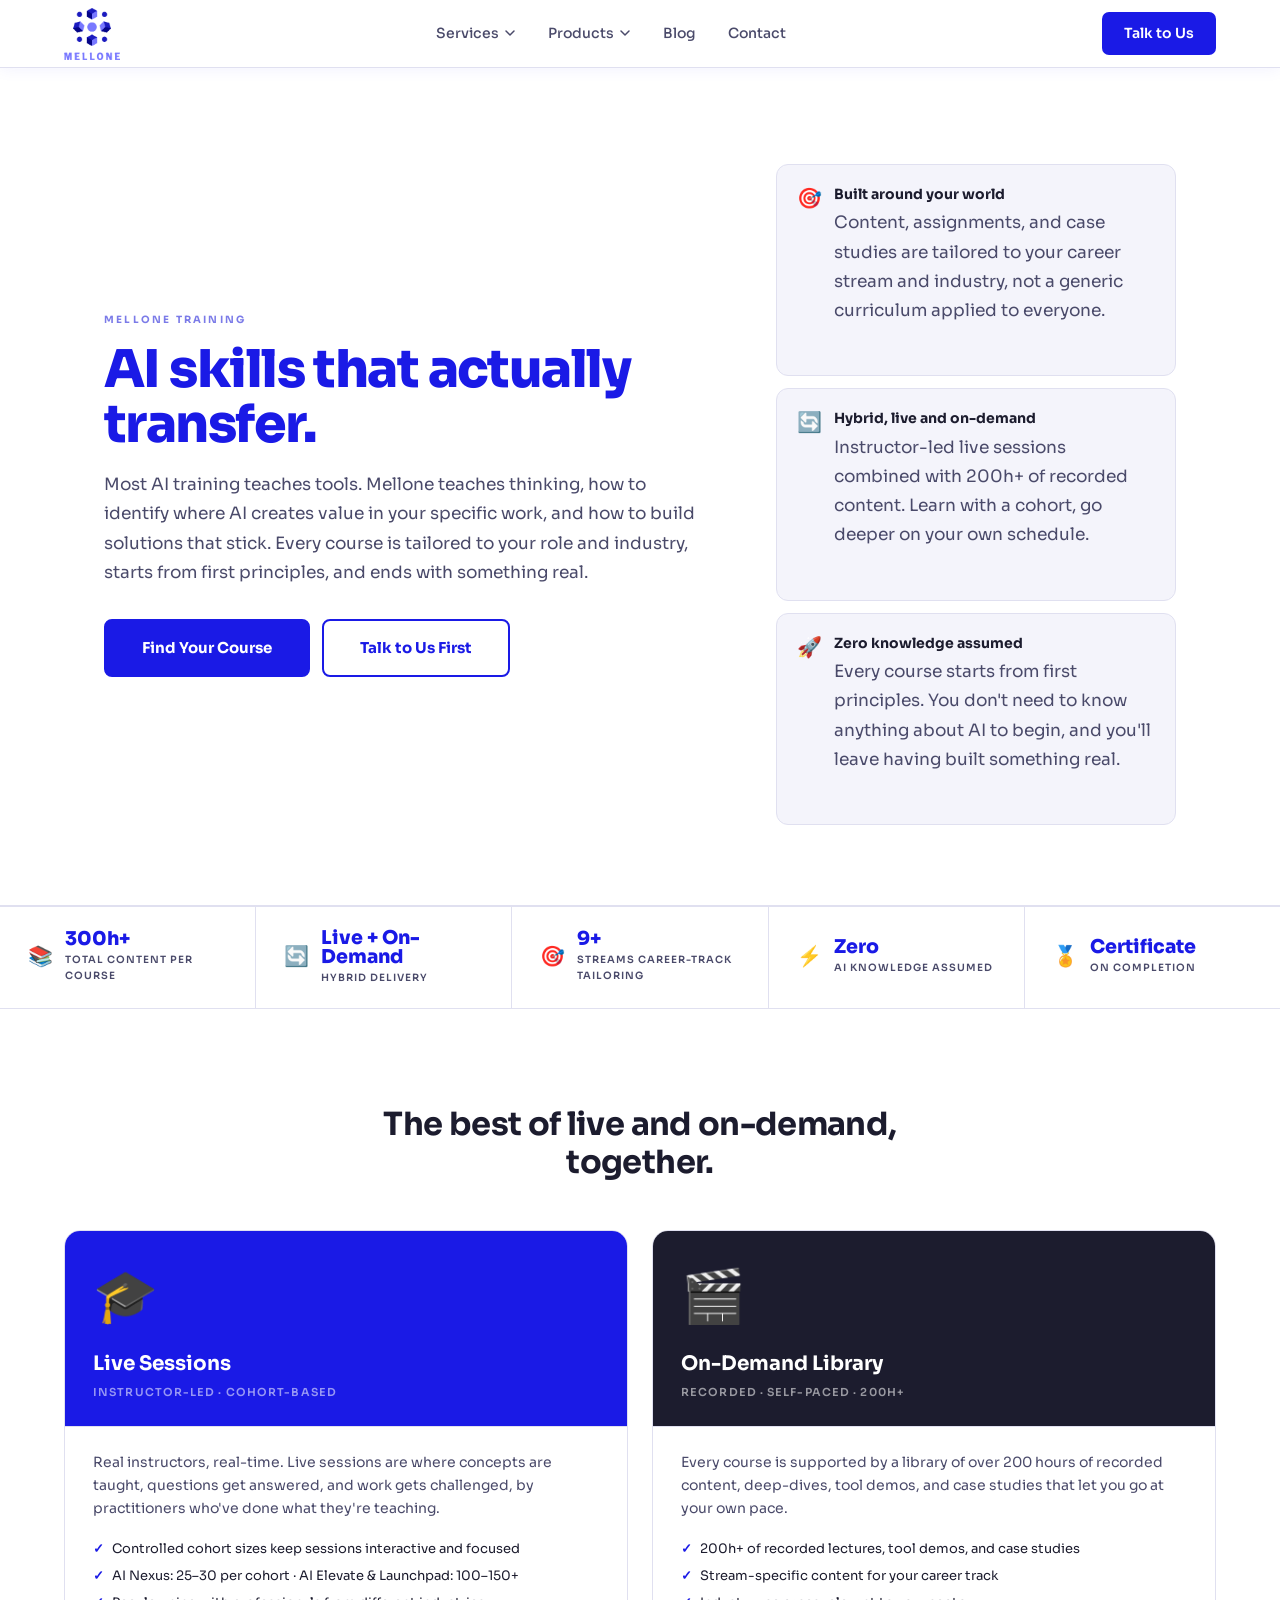
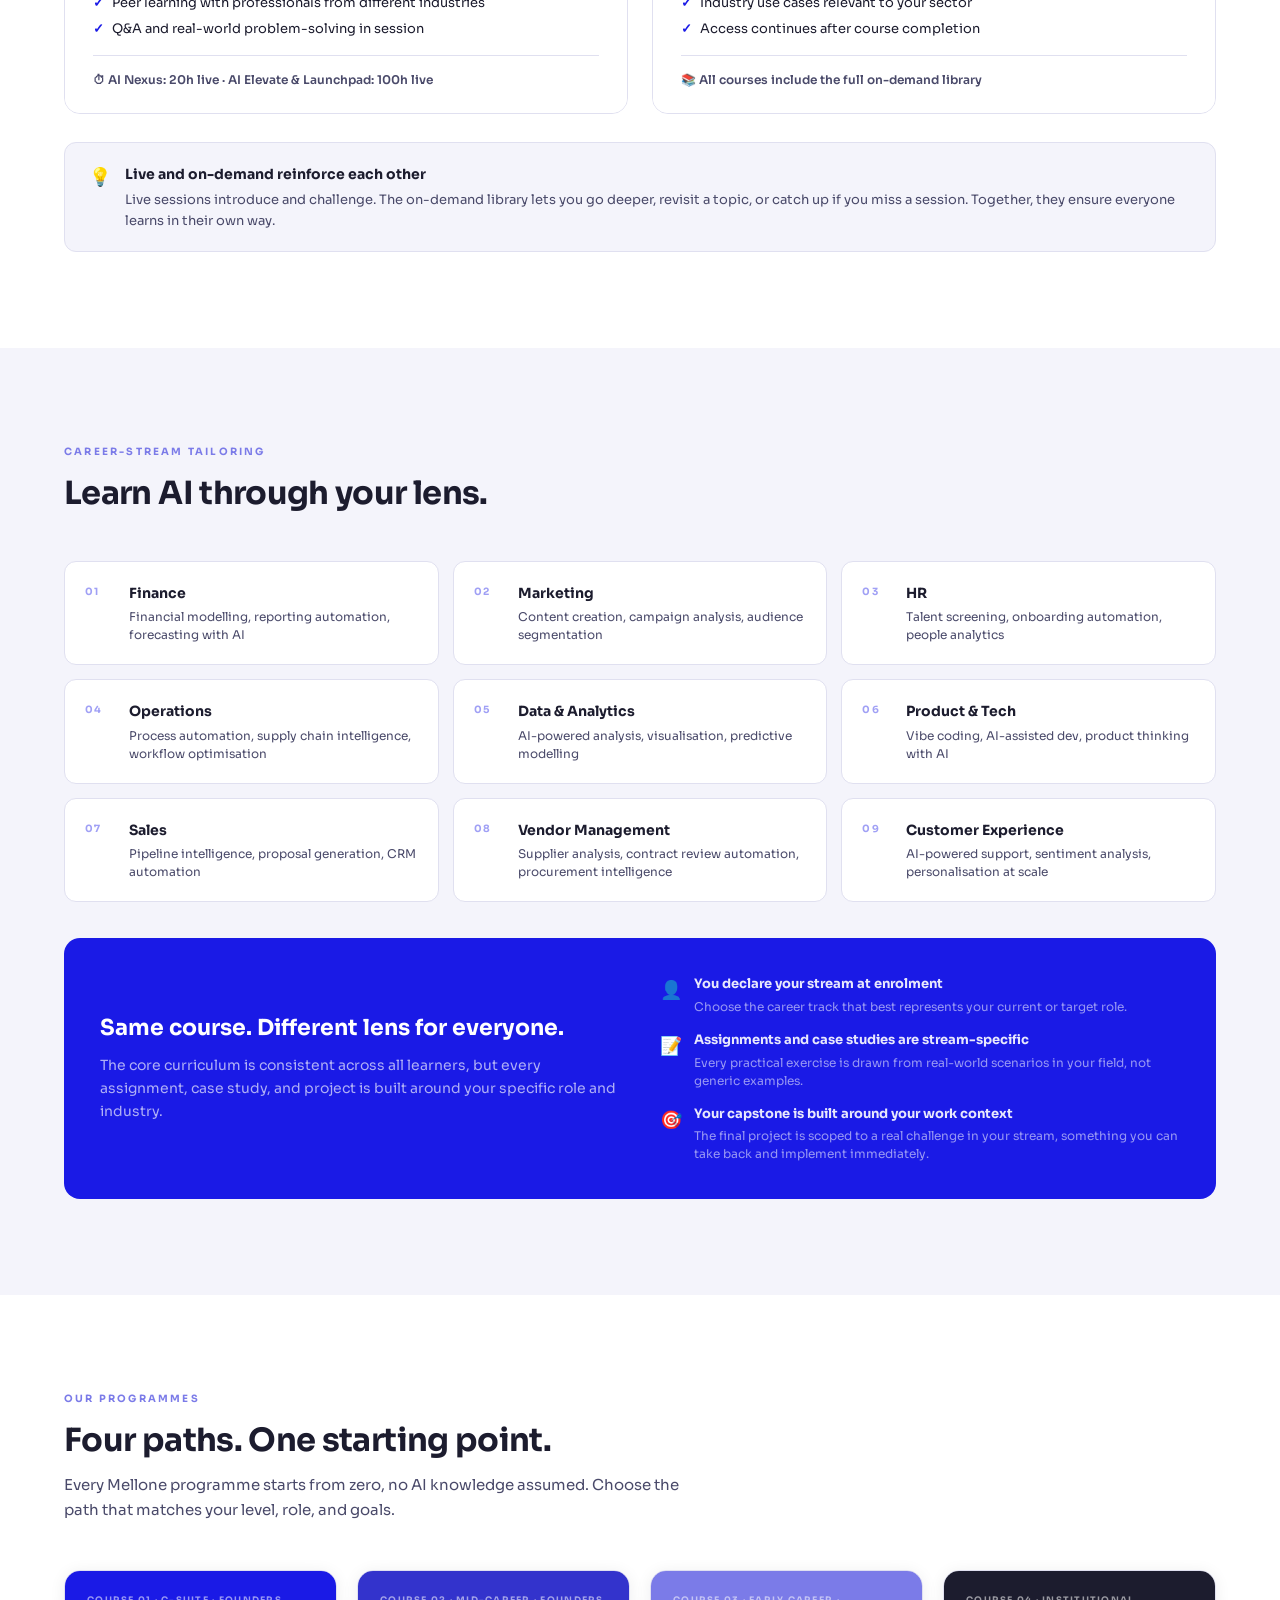
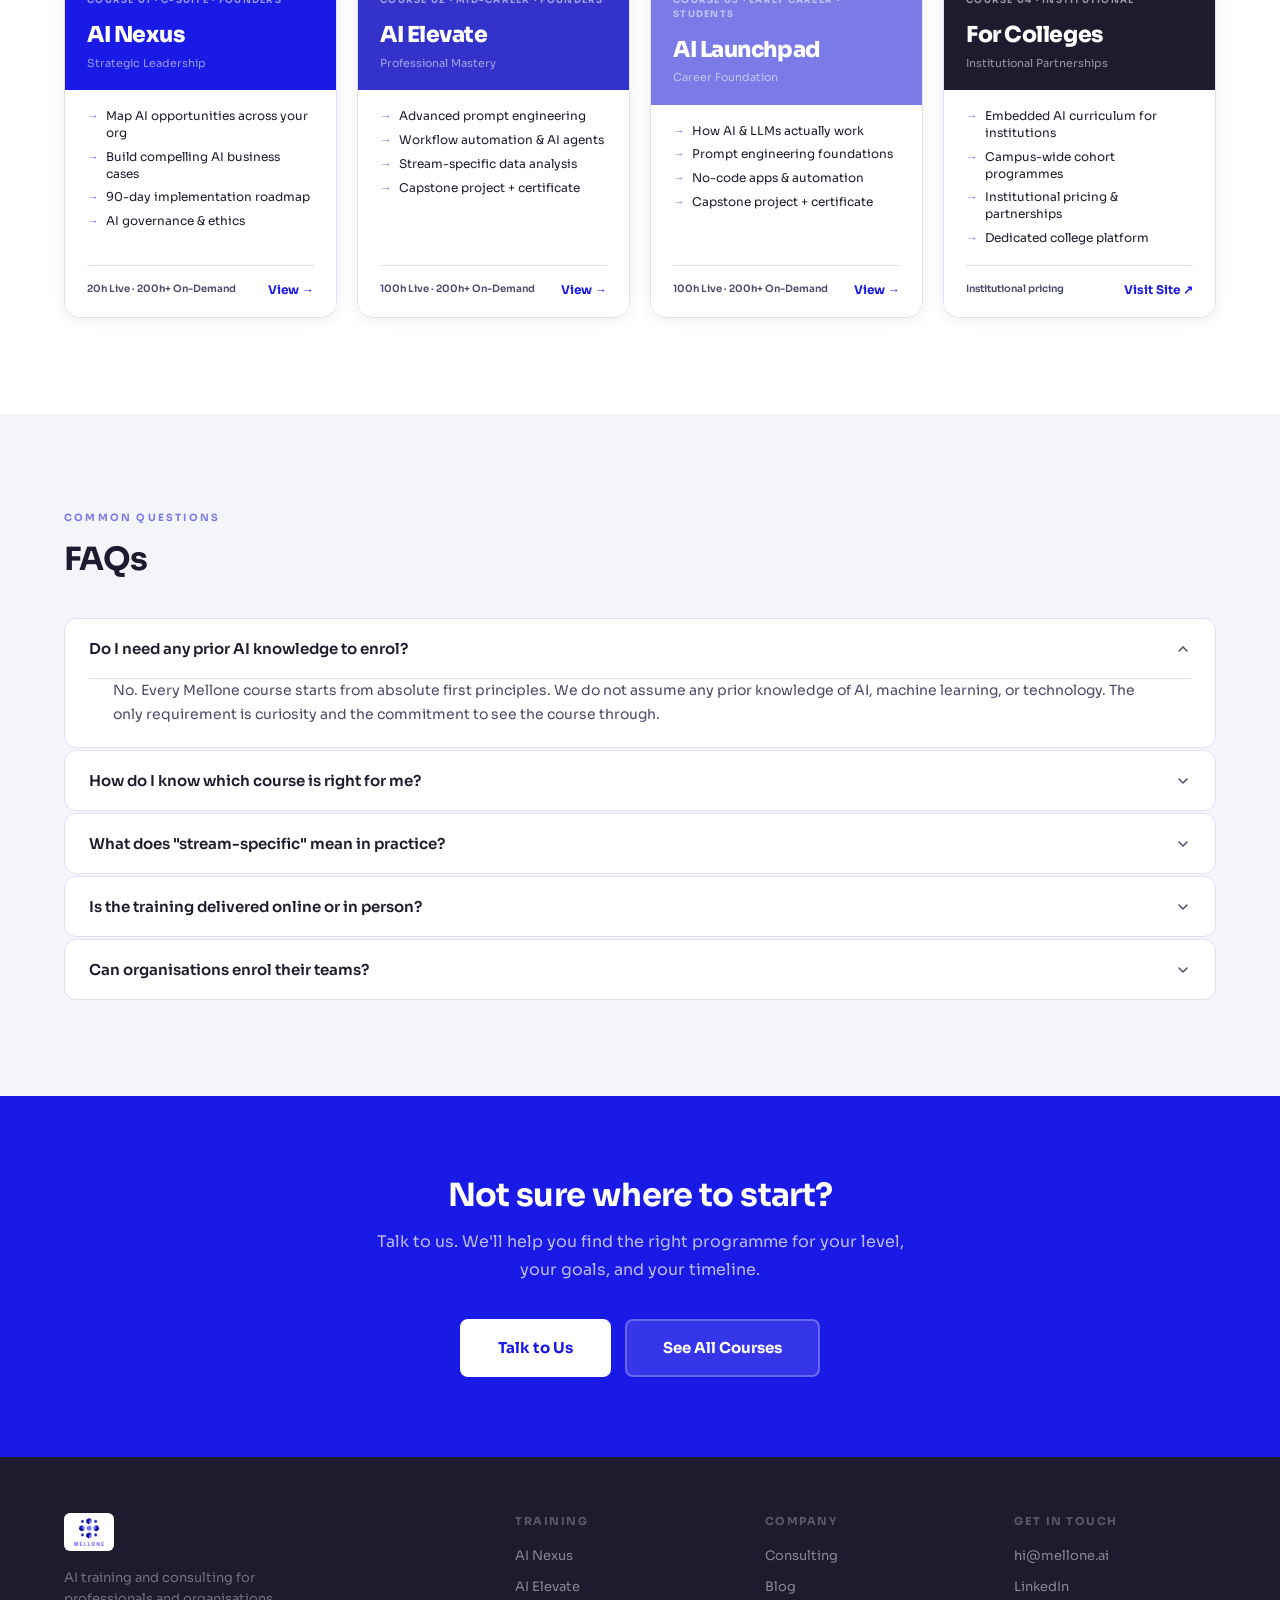
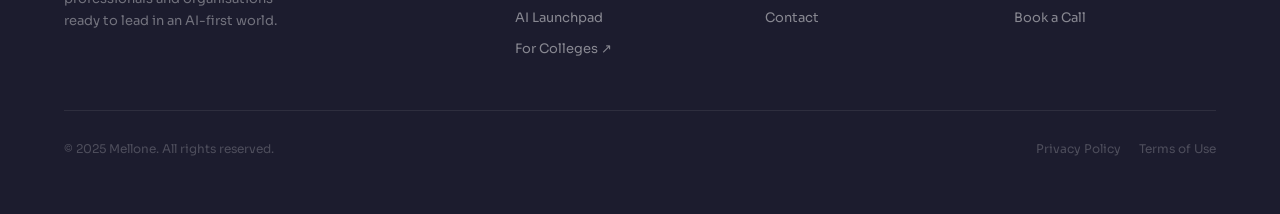
<file: training.html>
<!DOCTYPE html>
<html lang="en">
<head>
  <meta charset="UTF-8" />
  <meta name="viewport" content="width=device-width, initial-scale=1.0" />
  <link rel="icon" type="image/png" href="/favicon-96x96.png" sizes="96x96" />
  <link rel="icon" type="image/svg+xml" href="/favicon.svg" />
  <link rel="shortcut icon" href="/favicon.ico" />
  <link rel="apple-touch-icon" sizes="180x180" href="/apple-touch-icon.png" />
  <meta name="apple-mobile-web-app-title" content="Mellone" />
  <link rel="manifest" href="/site.webmanifest" />
  <title>Training | Mellone</title>
  <link rel="stylesheet" href="styles.css" />
  <style>
    /* ---- TRAINING PAGE STYLES ---- */

    /* HERO */
    .page-hero {
      padding: 96px 64px 80px;
      display: grid;
      grid-template-columns: 1fr 400px;
      gap: 64px;
      align-items: center;
      max-width: var(--max-width);
      margin: 0 auto;
    }

    .page-hero h1 {
      font-size: clamp(36px, 4.5vw, 52px);
      font-weight: 800;
      color: var(--deep-blue);
      letter-spacing: -0.03em;
      line-height: 1.06;
      margin-bottom: 18px;
    }

    .page-hero p {
      font-size: 17px;
      line-height: 1.72;
      color: var(--mid-gray);
      margin-bottom: 32px;
    }

    .hero-actions { display: flex; gap: 12px; flex-wrap: wrap; }

    .hero-props {
      display: flex;
      flex-direction: column;
      gap: 12px;
    }

    .hero-prop {
      background: var(--off-white);
      border: 1px solid var(--border);
      border-radius: var(--radius-lg);
      padding: 18px 20px;
      display: flex;
      gap: 12px;
      align-items: flex-start;
    }

    .hp-icon { font-size: 20px; flex-shrink: 0; }

    .hp-title {
      font-size: 14px;
      font-weight: 700;
      color: var(--dark-navy);
      margin-bottom: 3px;
    }

    .hp-desc {
      font-size: 13px;
      line-height: 1.55;
      color: var(--mid-gray);
    }

    /* DELIVERY */
    .delivery {
      padding: 96px 64px;
    }

    .delivery-inner {
      max-width: var(--max-width);
      margin: 0 auto;
    }

    .delivery-header {
      text-align: center;
      max-width: 600px;
      margin: 0 auto 48px;
    }

    .delivery-header h2 { margin-bottom: 0; }

    .delivery-grid {
      display: grid;
      grid-template-columns: 1fr 1fr;
      gap: 24px;
      margin-bottom: 28px;
    }

    .delivery-card {
      border: 1px solid var(--border);
      border-radius: var(--radius-xl);
      overflow: hidden;
    }

    .dc-header {
      padding: 24px 28px;
      border-bottom: 1px solid var(--border);
    }

    .dc-header--live    { background: var(--deep-blue); }
    .dc-header--demand  { background: var(--dark-navy); }

    .dc-icon { font-size: 52px; margin-bottom: 10px; }

    .dc-title {
      font-size: 20px;
      font-weight: 700;
      color: white;
      margin-bottom: 4px;
    }

    .dc-meta {
      font-size: 11px;
      font-weight: 600;
      letter-spacing: 0.1em;
      text-transform: uppercase;
      color: rgba(255,255,255,0.55);
    }

    .dc-body {
      padding: 24px 28px;
      background: white;
    }

    .dc-body p {
      font-size: 14px;
      line-height: 1.65;
      color: var(--mid-gray);
      margin-bottom: 20px;
    }

    .dc-features {
      list-style: none;
      display: flex;
      flex-direction: column;
      gap: 8px;
      margin-bottom: 16px;
    }

    .dc-feat {
      display: flex;
      align-items: flex-start;
      gap: 8px;
      font-size: 13px;
      color: var(--dark-navy);
      line-height: 1.45;
    }

    .dc-feat::before {
      content: '✓';
      color: var(--deep-blue);
      font-weight: 700;
      flex-shrink: 0;
    }

    .dc-duration {
      font-size: 12px;
      font-weight: 600;
      color: var(--mid-gray);
      padding-top: 14px;
      border-top: 1px solid var(--border);
    }

    .delivery-note {
      background: var(--off-white);
      border: 1px solid var(--border);
      border-radius: var(--radius-lg);
      padding: 20px 24px;
      display: flex;
      gap: 14px;
      align-items: flex-start;
    }

    .dn-icon { font-size: 18px; flex-shrink: 0; }

    .dn-title {
      font-size: 14px;
      font-weight: 700;
      color: var(--dark-navy);
      margin-bottom: 4px;
    }

    .dn-desc {
      font-size: 13px;
      line-height: 1.6;
      color: var(--mid-gray);
    }

    /* STREAMS */
    .streams {
      padding: 96px 64px;
      background: var(--off-white);
    }

    .streams-inner {
      max-width: var(--max-width);
      margin: 0 auto;
    }

    .streams-header {
      max-width: 580px;
      margin-bottom: 48px;
    }

    .streams-header h2 { margin-bottom: 12px; }

    .stream-grid {
      display: grid;
      grid-template-columns: repeat(3, 1fr);
      gap: 14px;
      margin-bottom: 36px;
    }

    .stream-card {
      background: white;
      border: 1px solid var(--border);
      border-radius: var(--radius-lg);
      padding: 20px;
      display: flex;
      align-items: flex-start;
      gap: 12px;
    }

    .stream-num {
      font-size: 10px;
      font-weight: 700;
      letter-spacing: 0.12em;
      color: var(--pale-blue);
      min-width: 32px;
      margin-top: 2px;
    }

    .stream-title {
      font-size: 14px;
      font-weight: 700;
      color: var(--dark-navy);
      margin-bottom: 4px;
    }

    .stream-desc {
      font-size: 12px;
      line-height: 1.5;
      color: var(--mid-gray);
    }

    .tailoring-box {
      background: var(--deep-blue);
      border-radius: var(--radius-xl);
      padding: 36px;
      display: grid;
      grid-template-columns: 1fr 1fr;
      gap: 40px;
      align-items: center;
    }

    .tb-left h3 {
      color: white;
      margin-bottom: 12px;
    }

    .tb-left p {
      font-size: 14px;
      line-height: 1.65;
      color: rgba(255,255,255,0.65);
    }

    .tb-steps {
      display: flex;
      flex-direction: column;
      gap: 14px;
    }

    .tb-step {
      display: flex;
      gap: 12px;
      align-items: flex-start;
    }

    .tb-step-icon { font-size: 18px; flex-shrink: 0; margin-top: 2px; }

    .tb-step-title {
      font-size: 13px;
      font-weight: 700;
      color: rgba(255,255,255,0.9);
      margin-bottom: 3px;
    }

    .tb-step-desc {
      font-size: 12px;
      line-height: 1.5;
      color: rgba(255,255,255,0.55);
    }

    /* PROGRAMMES */
    .programmes {
      padding: 96px 64px;
    }

    .programmes-inner {
      max-width: var(--max-width);
      margin: 0 auto;
    }

    .programmes-header {
      max-width: 640px;
      margin-bottom: 48px;
    }

    .programmes-header h2 { margin-bottom: 12px; }

    .programme-cards {
      display: grid;
      grid-template-columns: repeat(4, 1fr);
      gap: 20px;
    }

    .prog-card {
      border-radius: var(--radius-xl);
      border: 1px solid var(--border);
      overflow: hidden;
      display: flex;
      flex-direction: column;
      box-shadow: var(--shadow-card);
    }

    .prog-card-header {
      padding: 22px 22px 18px;
    }

    .prog-card-header--nexus    { background: var(--deep-blue); }
    .prog-card-header--elevate  { background: var(--mid-blue); }
    .prog-card-header--launchpad { background: var(--periwinkle); }
    .prog-card-header--college  { background: var(--dark-navy); }

    .pc-badge {
      font-size: 9px;
      font-weight: 700;
      letter-spacing: 0.14em;
      text-transform: uppercase;
      color: rgba(255,255,255,0.55);
      margin-bottom: 10px;
    }

    .pc-name {
      font-size: 22px;
      font-weight: 800;
      color: white;
      letter-spacing: -0.02em;
      margin-bottom: 2px;
    }

    .pc-cat {
      font-size: 11px;
      color: rgba(255,255,255,0.55);
    }

    .prog-card-body {
      padding: 18px 22px;
      background: white;
      flex: 1;
      display: flex;
      flex-direction: column;
    }

    .pc-features {
      list-style: none;
      flex: 1;
      display: flex;
      flex-direction: column;
      gap: 7px;
      margin-bottom: 18px;
    }

    .pc-feat {
      display: flex;
      align-items: flex-start;
      gap: 7px;
      font-size: 12px;
      color: var(--dark-navy);
      line-height: 1.4;
    }

    .pc-feat::before {
      content: '→';
      color: var(--periwinkle);
      font-weight: 700;
      flex-shrink: 0;
    }

    .pc-footer {
      display: flex;
      align-items: center;
      justify-content: space-between;
      padding-top: 14px;
      border-top: 1px solid var(--border);
      margin-top: auto;
    }

    .pc-duration {
      font-size: 10px;
      font-weight: 600;
      color: var(--mid-gray);
    }

    .pc-cta {
      font-size: 12px;
      font-weight: 700;
      color: var(--deep-blue);
      text-decoration: none;
      transition: color 0.15s;
    }

    .pc-cta:hover { color: var(--mid-blue); }

    /* FAQs */
    .faqs {
      padding: 96px 64px;
      background: var(--off-white);
    }

    .faqs-inner {
      max-width: var(--max-width);
      margin: 0 auto;
    }

    .faqs-header {
      max-width: 500px;
      margin-bottom: 40px;
    }

    .faqs-header h2 { margin-bottom: 0; }

    .faq-list {
      display: flex;
      flex-direction: column;
      gap: 2px;
    }

    .faq-item {
      background: white;
      border: 1px solid var(--border);
      border-radius: var(--radius-lg);
      overflow: hidden;
    }

    .faq-question {
      width: 100%;
      background: none;
      border: none;
      padding: 20px 24px;
      text-align: left;
      font-family: 'Sora', sans-serif;
      font-size: 15px;
      font-weight: 600;
      color: var(--dark-navy);
      cursor: pointer;
      display: flex;
      justify-content: space-between;
      align-items: center;
      gap: 12px;
    }

    .faq-question:hover { color: var(--deep-blue); }

    .faq-chevron {
      width: 16px;
      height: 16px;
      flex-shrink: 0;
      transition: transform 0.2s;
      color: var(--mid-gray);
    }

    .faq-item.open .faq-chevron { transform: rotate(180deg); }

    .faq-answer {
      display: none;
      padding: 0 24px 20px;
      font-size: 14px;
      line-height: 1.7;
      color: var(--mid-gray);
      border-top: 1px solid var(--border);
      margin: 0 24px;
    }

    .faq-item.open .faq-answer { display: block; }

    /* RESPONSIVE */
    @media (max-width: 1024px) {
      .page-hero { grid-template-columns: 1fr; padding: 72px 40px 64px; gap: 40px; }
      .delivery-grid { grid-template-columns: 1fr; }
      .stream-grid { grid-template-columns: 1fr 1fr; }
      .programme-cards { grid-template-columns: 1fr 1fr; }
      .tailoring-box { grid-template-columns: 1fr; }
      .delivery,
      .streams,
      .programmes,
      .faqs { padding: 72px 40px; }
    }

    @media (max-width: 768px) {
      .page-hero { padding: 56px 20px 48px; }
      .stream-grid,
      .programme-cards { grid-template-columns: 1fr; }
      .delivery,
      .streams,
      .programmes,
      .faqs { padding: 56px 20px; }
    }
  </style>
</head>
<body>

  <!-- ======================== NAV ======================== -->
  <nav class="nav">
    <a href="index.html" class="nav-logo">
      <img src="assets/FullLogo_NoBuffer.png" alt="Mellone" />
    </a>
    <div class="nav-links">
      <div class="nav-dropdown">
        <button class="nav-dropdown-toggle">
          Services
          <svg viewBox="0 0 12 12" fill="none"><path d="M2 4l4 4 4-4" stroke="currentColor" stroke-width="1.5" stroke-linecap="round" stroke-linejoin="round"/></svg>
        </button>
        <div class="nav-dropdown-menu">
          <a href="consulting.html" class="nav-dropdown-item">Consulting</a>
          <a href="training.html" class="nav-dropdown-item">Training</a>
        </div>
      </div>
      <div class="nav-dropdown">
        <button class="nav-dropdown-toggle">
          Products
          <svg viewBox="0 0 12 12" fill="none"><path d="M2 4l4 4 4-4" stroke="currentColor" stroke-width="1.5" stroke-linecap="round" stroke-linejoin="round"/></svg>
        </button>
        <div class="nav-dropdown-menu">
          <a href="ai-nexus.html" class="nav-dropdown-item">AI Nexus</a>
          <a href="ai-launchpad.html" class="nav-dropdown-item">AI Launchpad</a>
          <a href="ai-elevate.html" class="nav-dropdown-item">AI Elevate</a>
          <a href="https://campuslogix.in/" class="nav-dropdown-item" target="_blank" rel="noopener">For Colleges ↗</a>
        </div>
      </div>
      <a href="blog.html" class="nav-link">Blog</a>
      <a href="contact.html" class="nav-link">Contact</a>
    </div>
    <div class="nav-right">
      <a href="contact.html" class="nav-cta">Talk to Us</a>
    </div>
    <button class="nav-hamburger" aria-label="Toggle menu" onclick="this.closest('.nav').classList.toggle('mobile-open')">
      <span></span><span></span><span></span>
    </button>
  </nav>

  <!-- ======================== HERO ======================== -->
  <section style="background: var(--white); border-bottom: 1px solid var(--border);">
    <div class="page-hero animate-fade-up">
      <div>
        <span class="eyebrow">Mellone Training</span>
        <h1>AI skills that actually transfer.</h1>
        <p>Most AI training teaches tools. Mellone teaches thinking, how to identify where AI creates value in your specific work, and how to build solutions that stick. Every course is tailored to your role and industry, starts from first principles, and ends with something real.</p>
        <div class="hero-actions">
          <a href="#programmes" class="btn btn-primary btn-lg">Find Your Course</a>
          <a href="contact.html" class="btn btn-secondary btn-lg">Talk to Us First</a>
        </div>
      </div>

      <div class="hero-props">
        <div class="hero-prop">
          <span class="hp-icon">🎯</span>
          <div>
            <div class="hp-title">Built around your world</div>
            <p class="hp-desc">Content, assignments, and case studies are tailored to your career stream and industry, not a generic curriculum applied to everyone.</p>
          </div>
        </div>
        <div class="hero-prop">
          <span class="hp-icon">🔄</span>
          <div>
            <div class="hp-title">Hybrid, live and on-demand</div>
            <p class="hp-desc">Instructor-led live sessions combined with 200h+ of recorded content. Learn with a cohort, go deeper on your own schedule.</p>
          </div>
        </div>
        <div class="hero-prop">
          <span class="hp-icon">🚀</span>
          <div>
            <div class="hp-title">Zero knowledge assumed</div>
            <p class="hp-desc">Every course starts from first principles. You don't need to know anything about AI to begin, and you'll leave having built something real.</p>
          </div>
        </div>
      </div>
    </div>
  </section>

  <!-- ======================== STATS ======================== -->
  <div class="stats-strip">
    <div class="stat-cell">
      <span class="stat-icon">📚</span>
      <div>
        <div class="stat-num text-deep-blue">300h+</div>
        <div class="stat-lbl">Total Content Per Course</div>
      </div>
    </div>
    <div class="stat-cell">
      <span class="stat-icon">🔄</span>
      <div>
        <div class="stat-num text-deep-blue">Live + On-Demand</div>
        <div class="stat-lbl">Hybrid Delivery</div>
      </div>
    </div>
    <div class="stat-cell">
      <span class="stat-icon">🎯</span>
      <div>
        <div class="stat-num text-deep-blue">9+</div>
        <div class="stat-lbl">Streams Career-Track Tailoring</div>
      </div>
    </div>
    <div class="stat-cell">
      <span class="stat-icon">⚡</span>
      <div>
        <div class="stat-num text-deep-blue">Zero</div>
        <div class="stat-lbl">AI Knowledge Assumed</div>
      </div>
    </div>
    <div class="stat-cell">
      <span class="stat-icon">🏅</span>
      <div>
        <div class="stat-num text-deep-blue">Certificate</div>
        <div class="stat-lbl">On Completion</div>
      </div>
    </div>
  </div>

  <!-- ======================== DELIVERY ======================== -->
  <section class="delivery">
    <div class="delivery-inner">
      <div class="delivery-header">
        <h2>The best of live and on-demand, together.</h2>
      </div>

      <div class="delivery-grid">
        <div class="delivery-card">
          <div class="dc-header dc-header--live">
            <div class="dc-icon">🎓</div>
            <div class="dc-title">Live Sessions</div>
            <div class="dc-meta">Instructor-Led · Cohort-Based</div>
          </div>
          <div class="dc-body">
            <p>Real instructors, real-time. Live sessions are where concepts are taught, questions get answered, and work gets challenged, by practitioners who've done what they're teaching.</p>
            <ul class="dc-features">
              <li class="dc-feat">Controlled cohort sizes keep sessions interactive and focused</li>
              <li class="dc-feat">AI Nexus: 25–30 per cohort · AI Elevate &amp; Launchpad: 100–150+</li>
              <li class="dc-feat">Peer learning with professionals from different industries</li>
              <li class="dc-feat">Q&amp;A and real-world problem-solving in session</li>
            </ul>
            <div class="dc-duration">⏱ AI Nexus: 20h live · AI Elevate &amp; Launchpad: 100h live</div>
          </div>
        </div>

        <div class="delivery-card">
          <div class="dc-header dc-header--demand">
            <div class="dc-icon">🎬</div>
            <div class="dc-title">On-Demand Library</div>
            <div class="dc-meta">Recorded · Self-Paced · 200h+</div>
          </div>
          <div class="dc-body">
            <p>Every course is supported by a library of over 200 hours of recorded content, deep-dives, tool demos, and case studies that let you go at your own pace.</p>
            <ul class="dc-features">
              <li class="dc-feat">200h+ of recorded lectures, tool demos, and case studies</li>
              <li class="dc-feat">Stream-specific content for your career track</li>
              <li class="dc-feat">Industry use cases relevant to your sector</li>
              <li class="dc-feat">Access continues after course completion</li>
            </ul>
            <div class="dc-duration">📚 All courses include the full on-demand library</div>
          </div>
        </div>
      </div>

      <div class="delivery-note">
        <span class="dn-icon">💡</span>
        <div>
          <div class="dn-title">Live and on-demand reinforce each other</div>
          <p class="dn-desc">Live sessions introduce and challenge. The on-demand library lets you go deeper, revisit a topic, or catch up if you miss a session. Together, they ensure everyone learns in their own way.</p>
        </div>
      </div>
    </div>
  </section>

  <!-- ======================== STREAMS ======================== -->
  <section class="streams">
    <div class="streams-inner">
      <div class="streams-header">
        <span class="eyebrow">Career-Stream Tailoring</span>
        <h2>Learn AI through your lens.</h2>
      </div>

      <div class="stream-grid">
        <div class="stream-card">
          <span class="stream-num">01</span>
          <div>
            <div class="stream-title">Finance</div>
            <div class="stream-desc">Financial modelling, reporting automation, forecasting with AI</div>
          </div>
        </div>
        <div class="stream-card">
          <span class="stream-num">02</span>
          <div>
            <div class="stream-title">Marketing</div>
            <div class="stream-desc">Content creation, campaign analysis, audience segmentation</div>
          </div>
        </div>
        <div class="stream-card">
          <span class="stream-num">03</span>
          <div>
            <div class="stream-title">HR</div>
            <div class="stream-desc">Talent screening, onboarding automation, people analytics</div>
          </div>
        </div>
        <div class="stream-card">
          <span class="stream-num">04</span>
          <div>
            <div class="stream-title">Operations</div>
            <div class="stream-desc">Process automation, supply chain intelligence, workflow optimisation</div>
          </div>
        </div>
        <div class="stream-card">
          <span class="stream-num">05</span>
          <div>
            <div class="stream-title">Data &amp; Analytics</div>
            <div class="stream-desc">AI-powered analysis, visualisation, predictive modelling</div>
          </div>
        </div>
        <div class="stream-card">
          <span class="stream-num">06</span>
          <div>
            <div class="stream-title">Product &amp; Tech</div>
            <div class="stream-desc">Vibe coding, AI-assisted dev, product thinking with AI</div>
          </div>
        </div>
        <div class="stream-card">
          <span class="stream-num">07</span>
          <div>
            <div class="stream-title">Sales</div>
            <div class="stream-desc">Pipeline intelligence, proposal generation, CRM automation</div>
          </div>
        </div>
        <div class="stream-card">
          <span class="stream-num">08</span>
          <div>
            <div class="stream-title">Vendor Management</div>
            <div class="stream-desc">Supplier analysis, contract review automation, procurement intelligence</div>
          </div>
        </div>
        <div class="stream-card">
          <span class="stream-num">09</span>
          <div>
            <div class="stream-title">Customer Experience</div>
            <div class="stream-desc">AI-powered support, sentiment analysis, personalisation at scale</div>
          </div>
        </div>
      </div>

      <div class="tailoring-box">
        <div class="tb-left">
          <h3>Same course. Different lens for everyone.</h3>
          <p>The core curriculum is consistent across all learners, but every assignment, case study, and project is built around your specific role and industry.</p>
        </div>
        <div class="tb-steps">
          <div class="tb-step">
            <span class="tb-step-icon">👤</span>
            <div>
              <div class="tb-step-title">You declare your stream at enrolment</div>
              <div class="tb-step-desc">Choose the career track that best represents your current or target role.</div>
            </div>
          </div>
          <div class="tb-step">
            <span class="tb-step-icon">📝</span>
            <div>
              <div class="tb-step-title">Assignments and case studies are stream-specific</div>
              <div class="tb-step-desc">Every practical exercise is drawn from real-world scenarios in your field, not generic examples.</div>
            </div>
          </div>
          <div class="tb-step">
            <span class="tb-step-icon">🎯</span>
            <div>
              <div class="tb-step-title">Your capstone is built around your work context</div>
              <div class="tb-step-desc">The final project is scoped to a real challenge in your stream, something you can take back and implement immediately.</div>
            </div>
          </div>
        </div>
      </div>
    </div>
  </section>

  <!-- ======================== PROGRAMMES ======================== -->
  <section class="programmes" id="programmes">
    <div class="programmes-inner">
      <div class="programmes-header">
        <span class="eyebrow">Our Programmes</span>
        <h2>Four paths. One starting point.</h2>
        <p class="body-md">Every Mellone programme starts from zero, no AI knowledge assumed. Choose the path that matches your level, role, and goals.</p>
      </div>

      <div class="programme-cards">
        <div class="prog-card">
          <div class="prog-card-header prog-card-header--nexus">
            <div class="pc-badge">Course 01 · C-Suite · Founders</div>
            <div class="pc-name">AI Nexus</div>
            <div class="pc-cat">Strategic Leadership</div>
          </div>
          <div class="prog-card-body">
            <ul class="pc-features">
              <li class="pc-feat">Map AI opportunities across your org</li>
              <li class="pc-feat">Build compelling AI business cases</li>
              <li class="pc-feat">90-day implementation roadmap</li>
              <li class="pc-feat">AI governance &amp; ethics</li>
            </ul>
            <div class="pc-footer">
              <span class="pc-duration">20h Live · 200h+ On-Demand</span>
              <a href="ai-nexus.html" class="pc-cta">View →</a>
            </div>
          </div>
        </div>

        <div class="prog-card">
          <div class="prog-card-header prog-card-header--elevate">
            <div class="pc-badge">Course 02 · Mid-Career · Founders</div>
            <div class="pc-name">AI Elevate</div>
            <div class="pc-cat">Professional Mastery</div>
          </div>
          <div class="prog-card-body">
            <ul class="pc-features">
              <li class="pc-feat">Advanced prompt engineering</li>
              <li class="pc-feat">Workflow automation &amp; AI agents</li>
              <li class="pc-feat">Stream-specific data analysis</li>
              <li class="pc-feat">Capstone project + certificate</li>
            </ul>
            <div class="pc-footer">
              <span class="pc-duration">100h Live · 200h+ On-Demand</span>
              <a href="ai-elevate.html" class="pc-cta">View →</a>
            </div>
          </div>
        </div>

        <div class="prog-card">
          <div class="prog-card-header prog-card-header--launchpad">
            <div class="pc-badge">Course 03 · Early Career · Students</div>
            <div class="pc-name">AI Launchpad</div>
            <div class="pc-cat">Career Foundation</div>
          </div>
          <div class="prog-card-body">
            <ul class="pc-features">
              <li class="pc-feat">How AI &amp; LLMs actually work</li>
              <li class="pc-feat">Prompt engineering foundations</li>
              <li class="pc-feat">No-code apps &amp; automation</li>
              <li class="pc-feat">Capstone project + certificate</li>
            </ul>
            <div class="pc-footer">
              <span class="pc-duration">100h Live · 200h+ On-Demand</span>
              <a href="ai-launchpad.html" class="pc-cta">View →</a>
            </div>
          </div>
        </div>

        <div class="prog-card">
          <div class="prog-card-header prog-card-header--college">
            <div class="pc-badge">Course 04 · Institutional</div>
            <div class="pc-name">For Colleges</div>
            <div class="pc-cat">Institutional Partnerships</div>
          </div>
          <div class="prog-card-body">
            <ul class="pc-features">
              <li class="pc-feat">Embedded AI curriculum for institutions</li>
              <li class="pc-feat">Campus-wide cohort programmes</li>
              <li class="pc-feat">Institutional pricing &amp; partnerships</li>
              <li class="pc-feat">Dedicated college platform</li>
            </ul>
            <div class="pc-footer">
              <span class="pc-duration">Institutional pricing</span>
              <a href="https://campuslogix.in/" class="pc-cta" target="_blank" rel="noopener">Visit Site ↗</a>
            </div>
          </div>
        </div>
      </div>
    </div>
  </section>

  <!-- ======================== FAQs ======================== -->
  <section class="faqs">
    <div class="faqs-inner">
      <div class="faqs-header">
        <span class="eyebrow">Common Questions</span>
        <h2>FAQs</h2>
      </div>

      <div class="faq-list">
        <div class="faq-item open">
          <button class="faq-question" onclick="this.closest('.faq-item').classList.toggle('open')">
            Do I need any prior AI knowledge to enrol?
            <svg class="faq-chevron" viewBox="0 0 16 16" fill="none"><path d="M4 6l4 4 4-4" stroke="currentColor" stroke-width="1.5" stroke-linecap="round" stroke-linejoin="round"/></svg>
          </button>
          <div class="faq-answer">No. Every Mellone course starts from absolute first principles. We do not assume any prior knowledge of AI, machine learning, or technology. The only requirement is curiosity and the commitment to see the course through.</div>
        </div>

        <div class="faq-item">
          <button class="faq-question" onclick="this.closest('.faq-item').classList.toggle('open')">
            How do I know which course is right for me?
            <svg class="faq-chevron" viewBox="0 0 16 16" fill="none"><path d="M4 6l4 4 4-4" stroke="currentColor" stroke-width="1.5" stroke-linecap="round" stroke-linejoin="round"/></svg>
          </button>
          <div class="faq-answer">AI Nexus is built for founders and senior leaders who need to lead an AI transformation. AI Elevate is for mid-career professionals who want to master AI in their specific role. AI Launchpad is for graduates and early-career professionals building foundational skills. If you're unsure, contact us, we'll help you find the right fit.</div>
        </div>

        <div class="faq-item">
          <button class="faq-question" onclick="this.closest('.faq-item').classList.toggle('open')">
            What does "stream-specific" mean in practice?
            <svg class="faq-chevron" viewBox="0 0 16 16" fill="none"><path d="M4 6l4 4 4-4" stroke="currentColor" stroke-width="1.5" stroke-linecap="round" stroke-linejoin="round"/></svg>
          </button>
          <div class="faq-answer">When you enrol, you declare your career stream (Finance, Marketing, HR, Operations, etc.). Every assignment, case study, and capstone project is then built around scenarios and challenges specific to that field. The core curriculum is consistent, but the application is tailored to your actual work context.</div>
        </div>

        <div class="faq-item">
          <button class="faq-question" onclick="this.closest('.faq-item').classList.toggle('open')">
            Is the training delivered online or in person?
            <svg class="faq-chevron" viewBox="0 0 16 16" fill="none"><path d="M4 6l4 4 4-4" stroke="currentColor" stroke-width="1.5" stroke-linecap="round" stroke-linejoin="round"/></svg>
          </button>
          <div class="faq-answer">All Mellone training is delivered online. Live sessions are conducted via video conferencing and are recorded for on-demand access. The full on-demand library of 200h+ is available 24/7 from any device, anywhere in the world.</div>
        </div>

        <div class="faq-item">
          <button class="faq-question" onclick="this.closest('.faq-item').classList.toggle('open')">
            Can organisations enrol their teams?
            <svg class="faq-chevron" viewBox="0 0 16 16" fill="none"><path d="M4 6l4 4 4-4" stroke="currentColor" stroke-width="1.5" stroke-linecap="round" stroke-linejoin="round"/></svg>
          </button>
          <div class="faq-answer">Yes. We work with organisations to enrol teams at group pricing. For large organisations, we can also discuss custom scheduling and cohort arrangements. Contact us to discuss your organisation's needs.</div>
        </div>
      </div>
    </div>
  </section>

  <!-- ======================== CTA ======================== -->
  <section class="cta-section">
    <div style="max-width: var(--max-width); margin: 0 auto;">
      <h2>Not sure where to start?</h2>
      <p>Talk to us. We'll help you find the right programme for your level, your goals, and your timeline.</p>
      <div class="cta-actions">
        <a href="contact.html" class="btn btn-white btn-lg">Talk to Us</a>
        <a href="#programmes" class="btn btn-ghost-white btn-lg">See All Courses</a>
      </div>
    </div>
  </section>

  <!-- ======================== FOOTER ======================== -->
  <footer class="footer">
    <div class="footer-inner">
      <div class="footer-top">
        <div class="footer-brand">
          <div class="footer-logo-wrap">
            <div class="footer-logo-img">
              <img src="assets/FullLogo_NoBuffer.png" alt="Mellone" />
            </div>
          </div>
          <p class="footer-tagline">AI training and consulting for professionals and organisations ready to lead in an AI-first world.</p>
        </div>
        <div>
          <div class="footer-col-title">Training</div>
          <a href="ai-nexus.html" class="footer-link">AI Nexus</a>
          <a href="ai-elevate.html" class="footer-link">AI Elevate</a>
          <a href="ai-launchpad.html" class="footer-link">AI Launchpad</a>
          <a href="https://campuslogix.in/" class="footer-link" target="_blank" rel="noopener">For Colleges ↗</a>
        </div>
        <div>
          <div class="footer-col-title">Company</div>
          <a href="consulting.html" class="footer-link">Consulting</a>
          <a href="blog.html" class="footer-link">Blog</a>
          <a href="contact.html" class="footer-link">Contact</a>
        </div>
        <div>
          <div class="footer-col-title">Get in Touch</div>
          <a href="mailto:hi@mellone.ai" class="footer-link">hi@mellone.ai</a>
          <a href="https://www.linkedin.com/company/109029571/" class="footer-link" target="_blank" rel="noopener">LinkedIn</a>
          <a href="contact.html" class="footer-link">Book a Call</a>
        </div>
      </div>
      <div class="footer-bottom">
        <span class="footer-copy">© 2025 Mellone. All rights reserved.</span>
        <div class="footer-legal">
          <a href="#">Privacy Policy</a>
          <a href="#">Terms of Use</a>
        </div>
      </div>
    </div>
  </footer>

  <script src="nav.js"></script>
</body>
</html>
</file>
<file: styles.css>
/* ============================================================
   MELLONE — SHARED STYLESHEET
   Brand: Sora typeface · Blue monochromatic palette
   ============================================================ */

/* ---------- GOOGLE FONTS ---------- */
@import url('https://fonts.googleapis.com/css2?family=Sora:wght@300;400;500;600;700;800&display=swap');

/* ---------- CSS VARIABLES ---------- */
:root {
  --deep-blue:  #1A1AE6;
  --mid-blue:   #3333CC;
  --periwinkle: #7B7BE8;
  --pale-blue:  #A0A0F5;
  --off-white:  #F4F4FB;
  --dark-navy:  #1C1C2E;
  --mid-gray:   #4A4A6A;
  --white:      #ffffff;
  --border:     #E0E0F0;

  --radius-sm:  6px;
  --radius-md:  8px;
  --radius-lg:  12px;
  --radius-xl:  16px;

  --shadow-nav: 0 1px 16px rgba(26, 26, 230, 0.06);
  --shadow-card: 0 2px 16px rgba(28, 28, 46, 0.07);

  --max-width: 1200px;
  --section-padding: 96px 64px;
  --section-padding-sm: 64px 32px;
}

/* ---------- RESET & BASE ---------- */
*, *::before, *::after {
  box-sizing: border-box;
  margin: 0;
  padding: 0;
}

html {
  scroll-behavior: smooth;
  font-size: 16px;
}

body {
  font-family: 'Sora', sans-serif;
  background: var(--white);
  color: var(--dark-navy);
  line-height: 1.6;
  -webkit-font-smoothing: antialiased;
}

img {
  max-width: 100%;
  height: auto;
  display: block;
}

a {
  color: inherit;
  text-decoration: none;
}

ul {
  list-style: none;
}

/* ---------- TYPOGRAPHY SCALE ---------- */
.hero-title {
  font-size: clamp(40px, 5vw, 60px);
  font-weight: 800;
  line-height: 1.06;
  letter-spacing: -0.03em;
  color: var(--deep-blue);
}

.hero-title--white { color: white; }

h1, .h1 {
  font-size: clamp(32px, 3.5vw, 42px);
  font-weight: 700;
  line-height: 1.15;
  letter-spacing: -0.025em;
  color: var(--deep-blue);
}

h2, .h2 {
  font-size: clamp(26px, 2.5vw, 34px);
  font-weight: 700;
  line-height: 1.2;
  letter-spacing: -0.02em;
  color: var(--dark-navy);
}

h3, .h3 {
  font-size: clamp(18px, 1.8vw, 22px);
  font-weight: 700;
  line-height: 1.3;
  color: var(--mid-blue);
}

h4, .h4 {
  font-size: 16px;
  font-weight: 700;
  color: var(--dark-navy);
}

.body-lg {
  font-size: 17px;
  line-height: 1.72;
  color: var(--mid-gray);
}

.body-md {
  font-size: 15px;
  line-height: 1.68;
  color: var(--mid-gray);
}

.body-sm {
  font-size: 13px;
  line-height: 1.6;
  color: var(--mid-gray);
}

.eyebrow {
  font-size: 10px;
  font-weight: 700;
  letter-spacing: 0.22em;
  text-transform: uppercase;
  color: var(--periwinkle);
  display: block;
  margin-bottom: 14px;
}

.eyebrow--white { color: rgba(255,255,255,0.7); }
.eyebrow--pale  { color: var(--pale-blue); }

/* ---------- LAYOUT UTILITIES ---------- */
.container {
  max-width: var(--max-width);
  margin: 0 auto;
  padding: 0 64px;
}

.section {
  padding: var(--section-padding);
  max-width: var(--max-width);
  margin: 0 auto;
}

.section--full {
  padding: var(--section-padding);
}

.grid-2 {
  display: grid;
  grid-template-columns: 1fr 1fr;
  gap: 64px;
}

.grid-3 {
  display: grid;
  grid-template-columns: repeat(3, 1fr);
  gap: 24px;
}

.grid-4 {
  display: grid;
  grid-template-columns: repeat(4, 1fr);
  gap: 16px;
}

/* ---------- BUTTONS ---------- */
.btn {
  display: inline-flex;
  align-items: center;
  gap: 8px;
  font-family: 'Sora', sans-serif;
  font-size: 14px;
  font-weight: 700;
  padding: 13px 28px;
  border-radius: var(--radius-md);
  border: none;
  cursor: pointer;
  transition: background 0.15s, color 0.15s, border-color 0.15s, transform 0.1s;
  white-space: nowrap;
  text-decoration: none;
}

.btn:active { transform: translateY(1px); }

.btn-primary {
  background: var(--deep-blue);
  color: white;
  border: 2px solid var(--deep-blue);
}

.btn-primary:hover {
  background: var(--mid-blue);
  border-color: var(--mid-blue);
}

.btn-secondary {
  background: transparent;
  color: var(--deep-blue);
  border: 2px solid var(--deep-blue);
}

.btn-secondary:hover {
  background: var(--deep-blue);
  color: white;
}

.btn-white {
  background: white;
  color: var(--deep-blue);
  border: 2px solid white;
}

.btn-white:hover {
  background: var(--off-white);
}

.btn-ghost-white {
  background: rgba(255,255,255,0.12);
  color: white;
  border: 2px solid rgba(255,255,255,0.25);
}

.btn-ghost-white:hover {
  background: rgba(255,255,255,0.22);
}

.btn-white-periwinkle {
  background: white;
  color: var(--periwinkle);
  border: 2px solid white;
}

.btn-white-periwinkle:hover {
  background: var(--off-white);
}

.btn-lg {
  font-size: 15px;
  padding: 15px 36px;
}

/* ---------- NAVIGATION ---------- */
.nav {
  background: var(--white);
  border-bottom: 1px solid var(--border);
  height: 68px;
  display: flex;
  align-items: center;
  justify-content: space-between;
  padding: 0 64px;
  position: sticky;
  top: 0;
  z-index: 100;
  box-shadow: var(--shadow-nav);
}

.nav-logo {
  display: flex;
  align-items: center;
  flex-shrink: 0;
}

.nav-logo img {
  height: 52px;
  width: auto;
}

.nav-links {
  display: flex;
  align-items: center;
  gap: 4px;
}

.nav-link {
  font-size: 14px;
  font-weight: 500;
  color: var(--mid-gray);
  padding: 8px 14px;
  border-radius: var(--radius-sm);
  cursor: pointer;
  transition: color 0.15s, background 0.15s;
  white-space: nowrap;
  text-decoration: none;
}

.nav-link:hover {
  color: var(--deep-blue);
  background: rgba(26,26,230,0.05);
}

.nav-link.active {
  color: var(--deep-blue);
  font-weight: 600;
}

/* Dropdown */
.nav-dropdown {
  position: relative;
}

.nav-dropdown-toggle {
  display: flex;
  align-items: center;
  gap: 5px;
  font-size: 14px;
  font-weight: 500;
  color: var(--mid-gray);
  padding: 8px 14px;
  border-radius: var(--radius-sm);
  cursor: pointer;
  transition: color 0.15s, background 0.15s;
  background: none;
  border: none;
  font-family: 'Sora', sans-serif;
  white-space: nowrap;
}

.nav-dropdown-toggle:hover,
.nav-dropdown:hover .nav-dropdown-toggle {
  color: var(--deep-blue);
  background: rgba(26,26,230,0.05);
}

.nav-dropdown-toggle svg {
  width: 12px;
  height: 12px;
  transition: transform 0.2s;
}

.nav-dropdown:hover .nav-dropdown-toggle svg {
  transform: rotate(180deg);
}

.nav-dropdown-menu {
  position: absolute;
  top: calc(100% + 8px);
  left: 0;
  background: white;
  border: 1px solid var(--border);
  border-radius: var(--radius-lg);
  box-shadow: 0 8px 32px rgba(28,28,46,0.12);
  min-width: 200px;
  padding: 8px;
  opacity: 0;
  visibility: hidden;
  transform: translateY(-8px);
  transition: opacity 0.15s, visibility 0.15s, transform 0.15s;
  z-index: 200;
}

.nav-dropdown:hover .nav-dropdown-menu {
  opacity: 1;
  visibility: visible;
  transform: translateY(0);
}

.nav-dropdown-item {
  display: block;
  padding: 10px 14px;
  border-radius: var(--radius-sm);
  font-size: 13px;
  font-weight: 500;
  color: var(--dark-navy);
  transition: background 0.12s, color 0.12s;
  text-decoration: none;
}

.nav-dropdown-item:hover {
  background: var(--off-white);
  color: var(--deep-blue);
}

.nav-dropdown-item-label {
  font-size: 11px;
  font-weight: 600;
  letter-spacing: 0.1em;
  text-transform: uppercase;
  color: var(--mid-gray);
  padding: 6px 14px 4px;
  display: block;
}

.nav-right {
  display: flex;
  align-items: center;
  gap: 12px;
  flex-shrink: 0;
}

.nav-cta {
  background: var(--deep-blue);
  color: white;
  font-family: 'Sora', sans-serif;
  font-size: 14px;
  font-weight: 600;
  padding: 10px 22px;
  border-radius: 7px;
  border: none;
  cursor: pointer;
  transition: background 0.15s;
  text-decoration: none;
  display: inline-block;
  white-space: nowrap;
}

.nav-cta:hover {
  background: var(--mid-blue);
}

/* Mobile hamburger */
.nav-hamburger {
  display: none;
  flex-direction: column;
  gap: 5px;
  background: none;
  border: none;
  cursor: pointer;
  padding: 4px;
}

.nav-hamburger span {
  display: block;
  width: 22px;
  height: 2px;
  background: var(--dark-navy);
  border-radius: 2px;
  transition: all 0.2s;
}

/* ---------- FOOTER ---------- */
.footer {
  background: var(--dark-navy);
  padding: 56px 64px;
}

.footer-inner {
  max-width: var(--max-width);
  margin: 0 auto;
}

.footer-top {
  display: grid;
  grid-template-columns: 2fr 1fr 1fr 1fr;
  gap: 48px;
  padding-bottom: 40px;
  border-bottom: 1px solid rgba(255,255,255,0.08);
  margin-bottom: 28px;
}

.footer-brand {}

.footer-logo-wrap {
  display: flex;
  align-items: center;
  margin-bottom: 16px;
}

.footer-logo-img {
  background: white;
  border-radius: var(--radius-sm);
  padding: 5px 10px;
  display: inline-flex;
  align-items: center;
}

.footer-logo-img img {
  height: 28px;
  width: auto;
}

.footer-tagline {
  font-size: 13px;
  color: rgba(255,255,255,0.38);
  line-height: 1.65;
  max-width: 230px;
}

.footer-col-title {
  font-size: 11px;
  font-weight: 700;
  letter-spacing: 0.14em;
  text-transform: uppercase;
  color: rgba(255,255,255,0.28);
  margin-bottom: 16px;
}

.footer-link {
  display: block;
  font-size: 13px;
  color: rgba(255,255,255,0.48);
  margin-bottom: 10px;
  transition: color 0.15s;
  text-decoration: none;
}

.footer-link:hover {
  color: rgba(255,255,255,0.8);
}

.footer-bottom {
  display: flex;
  align-items: center;
  justify-content: space-between;
  flex-wrap: wrap;
  gap: 12px;
}

.footer-copy {
  font-size: 12px;
  color: rgba(255,255,255,0.22);
}

.footer-legal {
  display: flex;
  gap: 18px;
}

.footer-legal a {
  font-size: 12px;
  color: rgba(255,255,255,0.22);
  text-decoration: none;
  transition: color 0.15s;
}

.footer-legal a:hover {
  color: rgba(255,255,255,0.5);
}

/* ---------- BREADCRUMB ---------- */
.breadcrumb-bar {
  background: var(--off-white);
  border-bottom: 1px solid var(--border);
  padding: 12px 64px;
  display: flex;
  align-items: center;
  gap: 8px;
  font-size: 12px;
  color: var(--mid-gray);
}

.bc-link {
  color: var(--periwinkle);
  font-weight: 600;
  text-decoration: none;
  transition: color 0.12s;
}

.bc-link:hover { color: var(--deep-blue); }

.bc-sep { color: var(--border); }

.bc-current {
  color: var(--dark-navy);
  font-weight: 600;
}

/* ---------- STATS STRIP ---------- */
.stats-strip {
  display: flex;
  border-bottom: 1px solid var(--border);
  border-top: 1px solid var(--border);
}

.stat-cell {
  flex: 1;
  padding: 22px 28px;
  display: flex;
  gap: 12px;
  align-items: center;
  border-right: 1px solid var(--border);
}

.stat-cell:last-child { border-right: none; }

.stat-icon { font-size: 20px; flex-shrink: 0; }

.stat-num {
  font-size: 19px;
  font-weight: 800;
  line-height: 1;
  margin-bottom: 3px;
}

.stat-lbl {
  font-size: 10px;
  font-weight: 600;
  letter-spacing: 0.1em;
  text-transform: uppercase;
  color: var(--mid-gray);
}

/* ---------- CARDS ---------- */
.card {
  background: var(--off-white);
  border: 1px solid var(--border);
  border-radius: var(--radius-lg);
  padding: 24px;
}

.card--white {
  background: white;
  border: 1px solid var(--border);
  border-radius: var(--radius-lg);
  padding: 24px;
  box-shadow: var(--shadow-card);
}

/* ---------- SECTION BACKGROUNDS ---------- */
.bg-white    { background: var(--white); }
.bg-offwhite { background: var(--off-white); }
.bg-navy     { background: var(--dark-navy); }
.bg-deepblue { background: var(--deep-blue); }
.bg-periwinkle { background: var(--periwinkle); }

/* ---------- COLOUR UTILITIES ---------- */
.text-deep-blue  { color: var(--deep-blue); }
.text-mid-blue   { color: var(--mid-blue); }
.text-periwinkle { color: var(--periwinkle); }
.text-pale-blue  { color: var(--pale-blue); }
.text-white      { color: white; }
.text-navy       { color: var(--dark-navy); }
.text-gray       { color: var(--mid-gray); }

/* ---------- DIVIDERS ---------- */
.divider {
  border: none;
  border-top: 1px solid var(--border);
}

/* ---------- FEATURE LIST ---------- */
.feature-list {
  display: flex;
  flex-direction: column;
  gap: 10px;
  margin-top: 20px;
}

.feature-item {
  display: flex;
  align-items: flex-start;
  gap: 10px;
  font-size: 14px;
  color: var(--mid-gray);
  line-height: 1.5;
}

.feature-item::before {
  content: '✓';
  color: var(--deep-blue);
  font-weight: 700;
  flex-shrink: 0;
  margin-top: 1px;
}

/* ---------- SECTION HEADER (centred) ---------- */
.section-header {
  text-align: center;
  max-width: 680px;
  margin: 0 auto 56px;
}

.section-header h2 {
  margin-bottom: 14px;
}

/* ---------- CTA SECTION ---------- */
.cta-section {
  background: var(--deep-blue);
  padding: 80px 64px;
  text-align: center;
}

.cta-section h2 {
  color: white;
  margin-bottom: 14px;
}

.cta-section p {
  color: rgba(255,255,255,0.7);
  max-width: 540px;
  margin: 0 auto 36px;
  font-size: 16px;
  line-height: 1.7;
}

.cta-actions {
  display: flex;
  gap: 14px;
  justify-content: center;
  flex-wrap: wrap;
}

/* ---------- TAGS / CHIPS ---------- */
.tag {
  display: inline-block;
  font-size: 11px;
  font-weight: 600;
  letter-spacing: 0.06em;
  padding: 4px 11px;
  border-radius: 20px;
}

.tag--blue {
  background: rgba(26,26,230,0.08);
  color: var(--deep-blue);
  border: 1px solid rgba(26,26,230,0.15);
}

.tag--periwinkle {
  background: rgba(123,123,232,0.1);
  color: var(--periwinkle);
  border: 1px solid rgba(123,123,232,0.2);
}

.tag--navy {
  background: rgba(255,255,255,0.1);
  color: rgba(255,255,255,0.75);
}

/* ============================================================
   RESPONSIVE — TABLET (≤ 1024px)
   ============================================================ */
@media (max-width: 1024px) {
  :root {
    --section-padding: 72px 40px;
  }

  .nav { padding: 0 40px; }
  .footer { padding: 48px 40px; }
  .breadcrumb-bar { padding: 12px 40px; }

  .grid-2 { gap: 40px; }
  .grid-3 { grid-template-columns: 1fr 1fr; gap: 20px; }
  .grid-4 { grid-template-columns: 1fr 1fr; }

  .footer-top {
    grid-template-columns: 1fr 1fr;
    gap: 32px;
  }

  .stats-strip {
    flex-wrap: wrap;
  }

  .stat-cell {
    flex: 1 1 calc(50% - 1px);
    border-bottom: 1px solid var(--border);
  }
}

/* ============================================================
   RESPONSIVE — MOBILE (≤ 768px)
   ============================================================ */
@media (max-width: 768px) {
  :root {
    --section-padding: 56px 20px;
  }

  /* Nav */
  .nav {
    padding: 0 20px;
    position: sticky;
    top: 0;
  }

  .nav-links,
  .nav-right {
    display: none;
  }

  .nav-hamburger {
    display: flex;
  }

  /* Mobile nav open state */
  .nav.mobile-open .nav-links {
    display: flex;
    flex-direction: column;
    position: fixed;
    top: 68px;
    left: 0;
    right: 0;
    background: white;
    border-bottom: 1px solid var(--border);
    padding: 16px 20px;
    gap: 4px;
    z-index: 99;
    box-shadow: 0 8px 24px rgba(28,28,46,0.1);
  }

  .nav.mobile-open .nav-right {
    display: flex;
    position: fixed;
    top: auto;
    bottom: 0;
    left: 0;
    right: 0;
    padding: 16px 20px;
    background: white;
    border-top: 1px solid var(--border);
    z-index: 99;
  }

  .nav.mobile-open .nav-cta {
    width: 100%;
    text-align: center;
  }

  .nav-dropdown-menu {
    display: none;
    position: static;
    opacity: 1;
    visibility: visible;
    transform: none;
    box-shadow: none;
    border: none;
    padding: 0 0 0 14px;
    background: transparent;
  }

  .nav-dropdown.expanded .nav-dropdown-menu {
    display: block;
  }

  .nav-dropdown.expanded .nav-dropdown-toggle svg {
    transform: rotate(180deg);
  }

  /* Align dropdown toggles with nav-links (Blog / Contact) */
  .nav-dropdown-toggle { padding: 8px 14px; }

  /* Layout */
  .grid-2,
  .grid-3,
  .grid-4 {
    grid-template-columns: 1fr;
    gap: 16px;
  }

  .container { padding: 0 20px; }
  .section { padding: 56px 20px; }
  .section--full { padding: 56px 20px; }

  /* Stats */
  .stats-strip { flex-direction: column; }
  .stat-cell { border-right: none; }

  /* Footer */
  .footer { padding: 48px 20px; }

  .footer-top {
    grid-template-columns: 1fr;
    gap: 28px;
  }

  .footer-bottom {
    flex-direction: column;
    align-items: flex-start;
  }

  .footer-tagline { max-width: 100%; }

  /* Breadcrumb */
  .breadcrumb-bar { padding: 12px 20px; }

  /* CTA section */
  .cta-section { padding: 56px 20px; }

  /* ---- TOUCH TARGETS & READABILITY ---- */

  /* Hamburger: min 44×44px tap zone */
  .nav-hamburger {
    min-width: 44px;
    min-height: 44px;
    padding: 11px 8px;
    justify-content: center;
  }

  /* Mobile nav links and dropdown toggles: min 44px tap height */
  .nav.mobile-open .nav-link {
    min-height: 44px;
    display: flex;
    align-items: center;
  }

  .nav.mobile-open .nav-dropdown-toggle {
    min-height: 44px;
  }

  /* Dropdown items inside open mobile nav: min 44px tap height */
  .nav.mobile-open .nav-dropdown-item {
    min-height: 44px;
    padding-top: 12px;
    padding-bottom: 12px;
    display: flex;
    align-items: center;
  }

  /* All buttons: min 44px tap height */
  .btn {
    min-height: 44px;
  }

  /* Form fields: min 44px tap height; 16px font prevents iOS auto-zoom */
  .form-input,
  .form-select,
  .form-textarea {
    min-height: 44px;
    font-size: 16px !important;
  }

  /* Blog filter buttons + article share buttons: min 44px */
  .filter-btn,
  .share-btn {
    min-height: 44px;
  }

  /* Contact page enquiry type-toggle buttons: min 44px */
  .tt-btn {
    min-height: 44px;
  }

  /* Body text: minimum 16px for readability */
  .body-md {
    font-size: 16px;
  }
}

/* ============================================================
   RESPONSIVE — SMALL MOBILE (≤ 480px)
   ============================================================ */
@media (max-width: 480px) {
  .btn-lg {
    font-size: 14px;
    padding: 13px 24px;
  }

  .hero-title {
    font-size: 34px;
  }
}

/* ---------- ANIMATIONS ---------- */
@keyframes fadeUp {
  from { opacity: 0; transform: translateY(16px); }
  to   { opacity: 1; transform: translateY(0); }
}

.animate-fade-up {
  animation: fadeUp 0.45s ease both;
}
</file>
